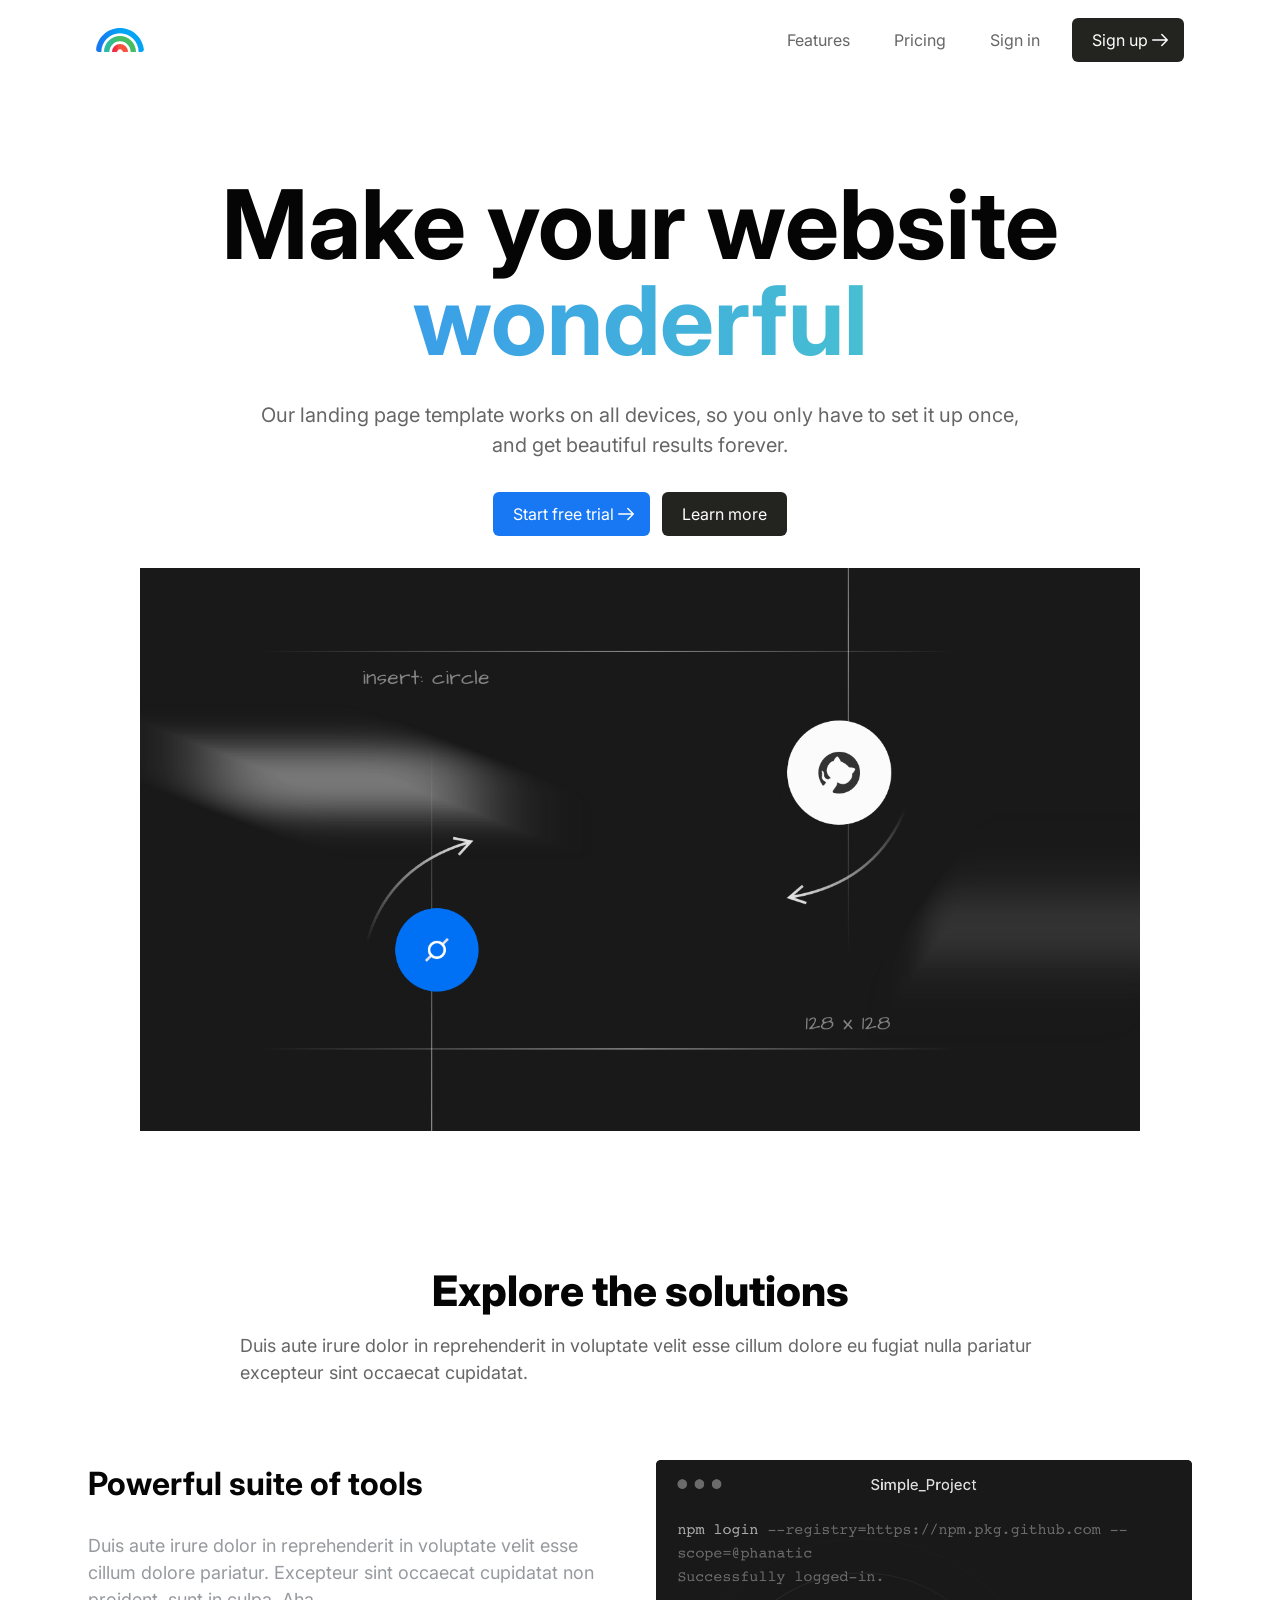
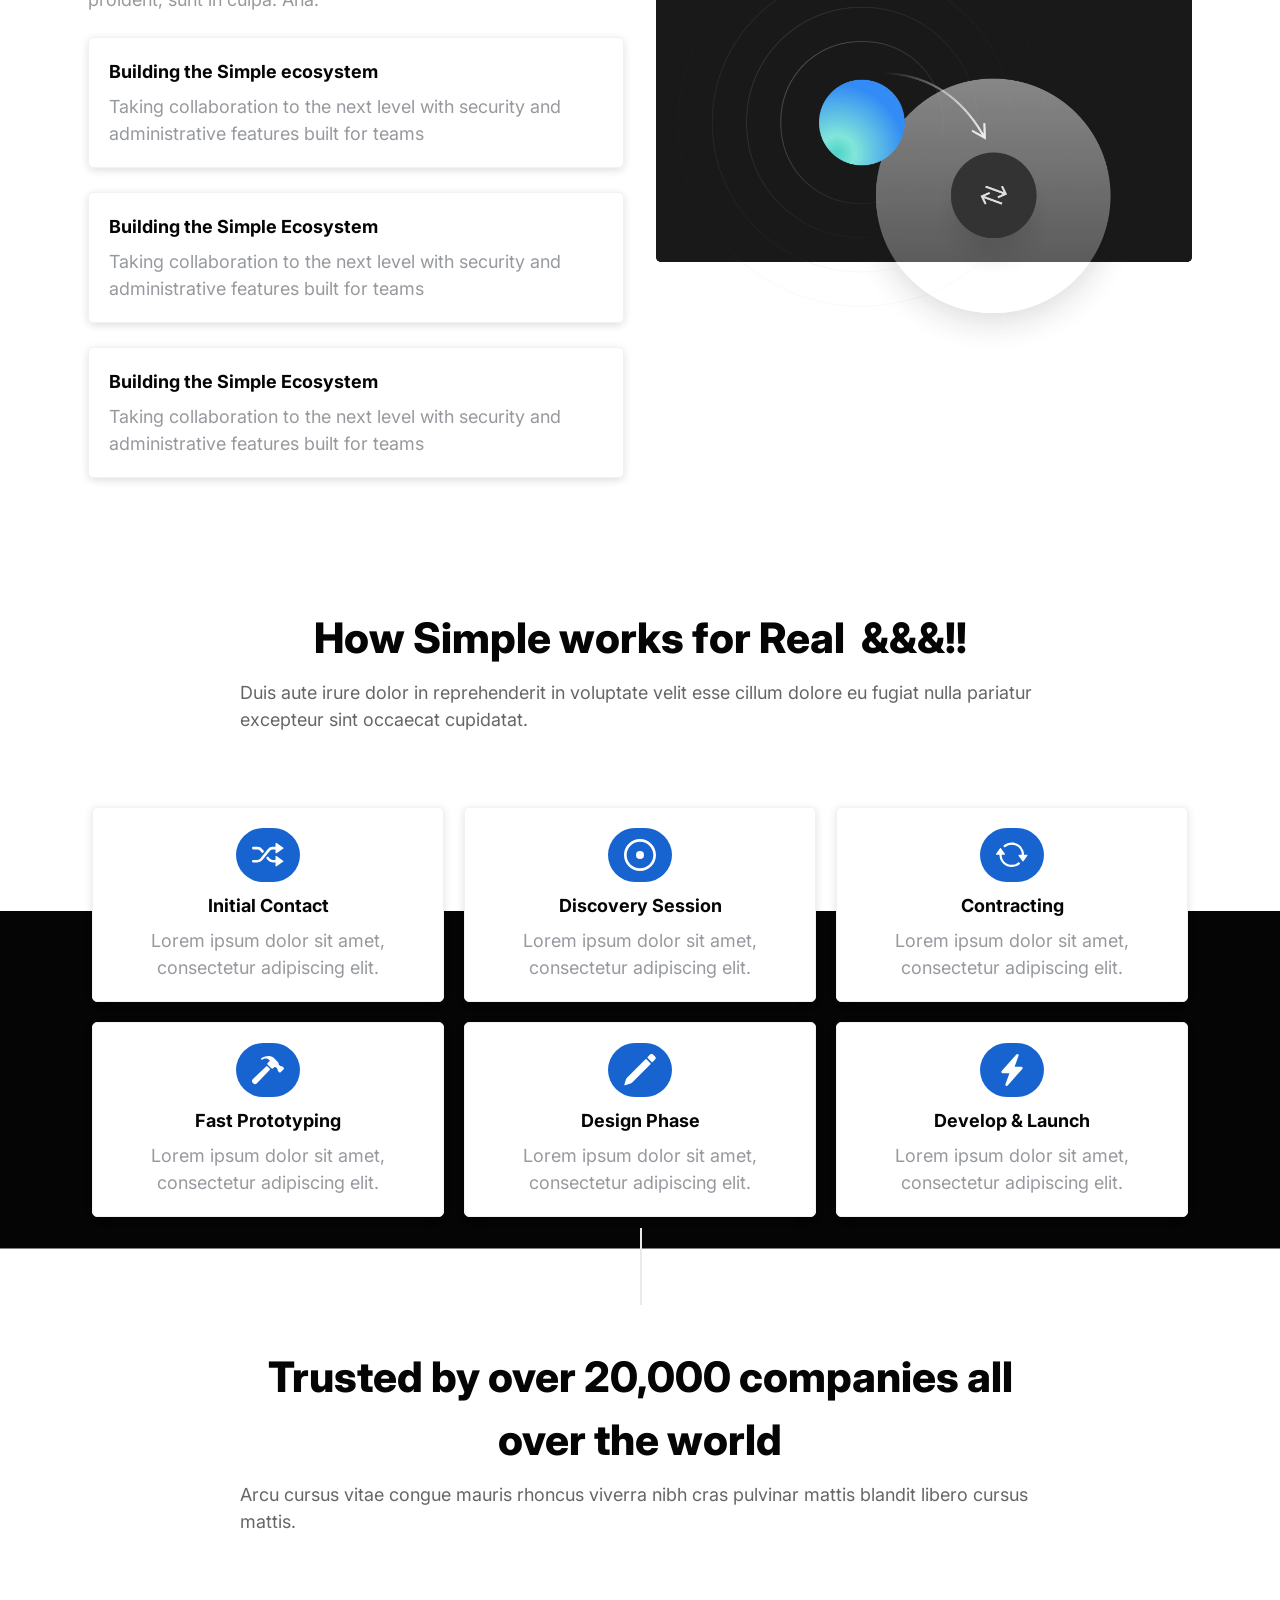
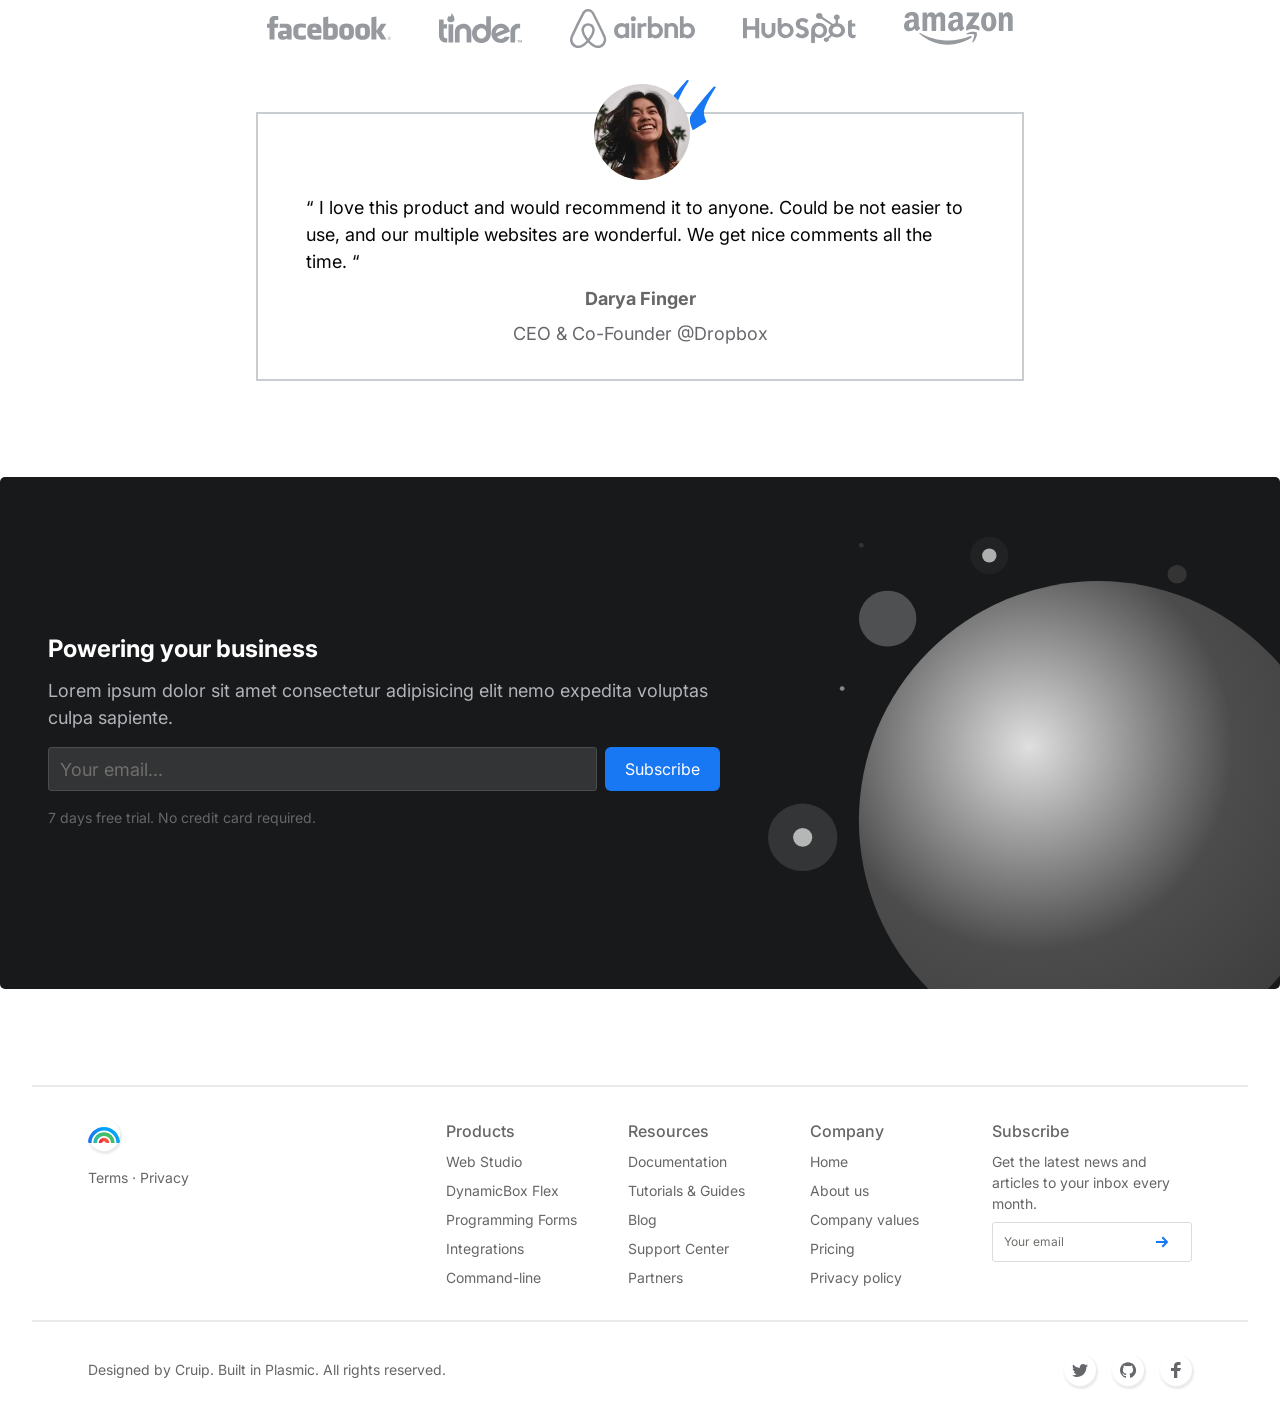
<file: index.html>
<!DOCTYPE html><html><head><meta charSet="utf-8"/><meta http-equiv="x-ua-compatible" content="ie=edge"/><meta name="viewport" content="width=device-width, initial-scale=1, shrink-to-fit=no"/><meta name="generator" content="Gatsby 4.13.1"/><style data-href="/styles.9fc032a0cfc923ff8376.css" data-identity="gatsby-global-css">@import url(https://fonts.googleapis.com/css2?family=Inter%3Aital%2Cwght%400%2C400%3B0%2C700&family=Poppins%3Aital%2Cwght%400%2C400%3B0%2C700&display=swap);@import url(https://fonts.googleapis.com/css2?family=Inter%3Aital%2Cwght%400%2C400%3B0%2C500%3B0%2C600%3B0%2C700%3B0%2C800%3B0%2C900&family=Inconsolata%3Aital%2Cwght%400%2C400%3B0%2C500%3B0%2C600%3B0%2C700%3B0%2C800%3B0%2C900&display=swap);.__wab_flex-container{align-self:stretch;display:flex;flex:1 1;pointer-events:none}.__wab_flex-container>*{pointer-events:auto}.__wab_slot{display:contents}.__wab_slot-string-wrapper{position:relative}.__wab_passthrough{display:contents}.__wab_img-wrapper{display:inherit;flex-direction:column;flex-shrink:0;overflow:hidden;position:relative}.__wab_passthrough>.__wab_img-wrapper,.__wab_slot>.__wab_img-wrapper{display:block}.__wab_img,.__wab_img-spacer-svg{border:none;display:block;margin:0;padding:0}.__wab_img{bottom:0;box-sizing:border-box;left:0;max-height:100%;max-width:100%;min-height:100%;min-width:100%;position:absolute;right:0;top:0;width:100%}.__wab_picture{display:contents}.plasmic_library_plasmic_color_type-module--plasmic_tokens--X2-Hn{--token-NEon4Y--Z:var(--token-bp_CxDNOQi9);--plasmic-token-l-type-text-g-00:var(--token-NEon4Y--Z);--token-6-9k9VEZ-:var(--token-T5L5Js4u0Cm);--plasmic-token-l-pri-text-g-20:var(--token-6-9k9VEZ-);--token-QQdIvJFj1:var(--token-2eUJTxCVL-C);--plasmic-token-l-pri-icon-g-30:var(--token-QQdIvJFj1);--token-yyaHFSf_c:var(--token-vPebB0QZhXB);--plasmic-token-l-sec-text-g-50:var(--token-yyaHFSf_c);--token-S2OvgLalS:var(--token-jBhCqxBbh1U);--plasmic-token-l-sec-icon-g-60:var(--token-S2OvgLalS);--token-eoKrlLGaw:var(--token-jBhCqxBbh1U);--plasmic-token-l-dis-text-g-60:var(--token-eoKrlLGaw);--token-5Zjzi6myY:var(--token-GpcED8_AcIn);--plasmic-token-l-dis-icon-g-80:var(--token-5Zjzi6myY);--token-4QM1pZKqI:var(--token-mfYPuA8TIiO);--plasmic-token-l-border-divider-g-90:var(--token-4QM1pZKqI);--token-3dsm_UqzX:var(--token-mfYPuA8TIiO);--plasmic-token-l-sec-button-active-g-90:var(--token-3dsm_UqzX);--token-ECewHnPLa:var(--token-mfYPuA8TIiO);--plasmic-token-l-sec-button-hover-g-90:var(--token-ECewHnPLa);--token-L89ExH6ks:var(--token-J4mdJYsm3rg);--plasmic-token-l-sec-button-idle-g-95:var(--token-L89ExH6ks);--token-aZB55lECH:var(--token-kfauf58rd4Jw);--plasmic-token-l-ter-flat-button-idle-w-100:var(--token-aZB55lECH);--token-v6LfSbn-y:var(--token-maWCPk1v_oCK);--plasmic-token-l-panel-bg-w-00:var(--token-v6LfSbn-y);--token-UHlbKybOG:var(--token-5ERNDT3JbAJ);--plasmic-token-d-type-text-g-100:var(--token-UHlbKybOG);--token-b6bbqecq5:var(--token-GpcED8_AcIn);--plasmic-token-d-pri-text-g-80:var(--token-b6bbqecq5);--token-WsLN08IMx:var(--token-TRf5pfsHwLE);--plasmic-token-d-pri-icon-g-70:var(--token-WsLN08IMx);--token-atlM-KLfh:var(--token-vPebB0QZhXB);--plasmic-token-d-sec-text-g-50:var(--token-atlM-KLfh);--token-_vo6-mmg5:var(--token-vaTuh5tFL3B);--plasmic-token-d-sec-icon-g-40:var(--token-_vo6-mmg5);--token-wfRuRexli:var(--token-2eUJTxCVL-C);--plasmic-token-d-dis-icon-g-30:var(--token-wfRuRexli);--token-dzXZ6pAO5:var(--token-4wGl4vODcpi);--plasmic-token-d-border-divider-g-15:var(--token-dzXZ6pAO5);--token-IJJ91hnWr:var(--token-4wGl4vODcpi);--plasmic-token-d-sec-button-active-g-15:var(--token-IJJ91hnWr);--token-yCchoBO7S:var(--token-4wGl4vODcpi);--plasmic-token-d-sec-button-hover-g-20:var(--token-yCchoBO7S);--token-0XeUy-lw_:var(--token-dph1wZ7NjV9);--plasmic-token-d-sec-button-idle-g-10:var(--token-0XeUy-lw_);--token-bybe1t4o_:var(--token-Abo-hB2iM8_F);--plasmic-token-d-ter-flat-button-idle-b-100:var(--token-bybe1t4o_);--token-js0Jm3Eqa:var(--token-T755mmytbnp);--plasmic-token-d-panel-bg-g-05:var(--token-js0Jm3Eqa);--token-bp_CxDNOQi9:#050505;--plasmic-token-spectrum-gray-00:var(--token-bp_CxDNOQi9);--token-T755mmytbnp:#0e0f0f;--plasmic-token-spectrum-gray-05:var(--token-T755mmytbnp);--token-dph1wZ7NjV9:#18191a;--plasmic-token-spectrum-gray-10:var(--token-dph1wZ7NjV9);--token-4wGl4vODcpi:#242526;--plasmic-token-spectrum-gray-15:var(--token-4wGl4vODcpi);--token-T5L5Js4u0Cm:#323436;--plasmic-token-spectrum-gray-20:var(--token-T5L5Js4u0Cm);--token-Pjd7dW5DABf:#3e4042;--plasmic-token-spectrum-gray-25:var(--token-Pjd7dW5DABf);--token-2eUJTxCVL-C:#4a4c4f;--plasmic-token-spectrum-gray-30:var(--token-2eUJTxCVL-C);--token-0CZnaBLeXRg:#56585c;--plasmic-token-spectrum-gray-35:var(--token-0CZnaBLeXRg);--token-vaTuh5tFL3B:#65676b;--plasmic-token-spectrum-gray-40:var(--token-vaTuh5tFL3B);--token-eZ1ct1nGV-R:#6e7175;--plasmic-token-spectrum-gray-45:var(--token-eZ1ct1nGV-R);--token-vPebB0QZhXB:#7a7d82;--plasmic-token-spectrum-gray-50:var(--token-vPebB0QZhXB);--token-VwtAjYRRGnQ:#8a8d91;--plasmic-token-spectrum-gray-55:var(--token-VwtAjYRRGnQ);--token-jBhCqxBbh1U:#96999e;--plasmic-token-spectrum-gray-60:var(--token-jBhCqxBbh1U);--token-ZwCmUzRS8Eq:#a4a7ab;--plasmic-token-spectrum-gray-65:var(--token-ZwCmUzRS8Eq);--token-TRf5pfsHwLE:#b0b3b8;--plasmic-token-spectrum-gray-70:var(--token-TRf5pfsHwLE);--token-zPC6v7PV_Ck:#bcc0c4;--plasmic-token-spectrum-gray-75:var(--token-zPC6v7PV_Ck);--token-GpcED8_AcIn:#c9ccd1;--plasmic-token-spectrum-gray-80:var(--token-GpcED8_AcIn);--token-gsiKoYUmNQ1:#d7dade;--plasmic-token-spectrum-gray-85:var(--token-gsiKoYUmNQ1);--token-mfYPuA8TIiO:#e4e6eb;--plasmic-token-spectrum-gray-90:var(--token-mfYPuA8TIiO);--token-J4mdJYsm3rg:#f0f2f5;--plasmic-token-spectrum-gray-95:var(--token-J4mdJYsm3rg);--token-5ERNDT3JbAJ:#f5f7fa;--plasmic-token-spectrum-gray-100:var(--token-5ERNDT3JbAJ);--token-e9-dFTyQwF5:#000b1b;--plasmic-token-spectrum-blue-00:var(--token-e9-dFTyQwF5);--token--Jsr4E42hW_:#011330;--plasmic-token-spectrum-blue-05:var(--token--Jsr4E42hW_);--token-5F-5VQv6KIt:#00193d;--plasmic-token-spectrum-blue-10:var(--token-5F-5VQv6KIt);--token-vrUg5AsbI50:#05214d;--plasmic-token-spectrum-blue-15:var(--token-vrUg5AsbI50);--token-d8dV-mCRCeN:#07316d;--plasmic-token-spectrum-blue-20:var(--token-d8dV-mCRCeN);--token-t_D20t2g59x:#083e89;--plasmic-token-spectrum-blue-25:var(--token-t_D20t2g59x);--token-V_YeIlhlGJB:#0e499c;--plasmic-token-spectrum-blue-30:var(--token-V_YeIlhlGJB);--token-PV1M_BXTQ-O:#1455b0;--plasmic-token-spectrum-blue-35:var(--token-PV1M_BXTQ-O);--token-XwpJY1cPVQ2:#1763cf;--plasmic-token-spectrum-blue-40:var(--token-XwpJY1cPVQ2);--token-TSmp2czi_eC:#216fdb;--plasmic-token-spectrum-blue-45:var(--token-TSmp2czi_eC);--token-p-fCTrfjtL4:#1877f2;--plasmic-token-spectrum-blue-50:var(--token-p-fCTrfjtL4);--token-W_zg1zbEOX5:#2d88ff;--plasmic-token-spectrum-blue-55:var(--token-W_zg1zbEOX5);--token-zvzXM_xtXwX:#4599ff;--plasmic-token-spectrum-blue-60:var(--token-zvzXM_xtXwX);--token-6ngi-EmWW9L:#5faaff;--plasmic-token-spectrum-blue-65:var(--token-6ngi-EmWW9L);--token-mJlYp7A417I:#76b6ff;--plasmic-token-spectrum-blue-70:var(--token-mJlYp7A417I);--token-mSoS3SJzfa8:#91c3ff;--plasmic-token-spectrum-blue-75:var(--token-mSoS3SJzfa8);--token-3LV_DaWk8mI:#a8d1ff;--plasmic-token-spectrum-blue-80:var(--token-3LV_DaWk8mI);--token-mOtfz5FFI41:#badaff;--plasmic-token-spectrum-blue-85:var(--token-mOtfz5FFI41);--token-NCml2bz5oJG:#cde5ff;--plasmic-token-spectrum-blue-90:var(--token-NCml2bz5oJG);--token-GzJX13t1i6P:#e7f3ff;--plasmic-token-spectrum-blue-95:var(--token-GzJX13t1i6P);--token-NI7k37YiuK8:#f4faff;--plasmic-token-spectrum-blue-100:var(--token-NI7k37YiuK8);--token-y9Bh92YbVK5:#001021;--plasmic-token-spectrum-cyan-00:var(--token-y9Bh92YbVK5);--token-DNhSCHY-0ja:#00172e;--plasmic-token-spectrum-cyan-05:var(--token-DNhSCHY-0ja);--token-fmSFCLO0qkK:#002140;--plasmic-token-spectrum-cyan-10:var(--token-fmSFCLO0qkK);--token-iRUvHOggag1:#00294d;--plasmic-token-spectrum-cyan-15:var(--token-iRUvHOggag1);--token-fuOlnHkDJkX:#00355e;--plasmic-token-spectrum-cyan-20:var(--token-fuOlnHkDJkX);--token-sunbrbBa2wC:#00487c;--plasmic-token-spectrum-cyan-25:var(--token-sunbrbBa2wC);--token-htNuilQFhI7:#00548c;--plasmic-token-spectrum-cyan-30:var(--token-htNuilQFhI7);--token-QOLO_j_mp22:#00629e;--plasmic-token-spectrum-cyan-35:var(--token-QOLO_j_mp22);--token-iMI1gRqCCAG:#006ead;--plasmic-token-spectrum-cyan-40:var(--token-iMI1gRqCCAG);--token-2AaxpihagxH:#0081c1;--plasmic-token-spectrum-cyan-45:var(--token-2AaxpihagxH);--token-yKXmGnP3Nte:#008bd0;--plasmic-token-spectrum-cyan-50:var(--token-yKXmGnP3Nte);--token-7t3bUsmR2G1:#0099e6;--plasmic-token-spectrum-cyan-55:var(--token-7t3bUsmR2G1);--token-eI5XVwQOs8t:#04a4f4;--plasmic-token-spectrum-cyan-60:var(--token-eI5XVwQOs8t);--token-8klLkRaFR96:#26b7ff;--plasmic-token-spectrum-cyan-65:var(--token-8klLkRaFR96);--token-P2GhlSti3mm:#4fc4fb;--plasmic-token-spectrum-cyan-70:var(--token-P2GhlSti3mm);--token-JPQzRqZRPI6:#6ed1ff;--plasmic-token-spectrum-cyan-75:var(--token-JPQzRqZRPI6);--token-goIDDUrSACn:#86daff;--plasmic-token-spectrum-cyan-80:var(--token-goIDDUrSACn);--token-yoeM7EjC1fw:#a3e6ff;--plasmic-token-spectrum-cyan-85:var(--token-yoeM7EjC1fw);--token-9hJgiHiPfM_:#c6efff;--plasmic-token-spectrum-cyan-90:var(--token-9hJgiHiPfM_);--token-ro4OjMDnNRi:#e0f7ff;--plasmic-token-spectrum-cyan-95:var(--token-ro4OjMDnNRi);--token-9itojFQKF7n:#f5fdff;--plasmic-token-spectrum-cyan-100:var(--token-9itojFQKF7n);--token-_5cyN1DbqZ0:#001412;--plasmic-token-spectrum-teal-00:var(--token-_5cyN1DbqZ0);--token-22kIxDk0aIa:#001b18;--plasmic-token-spectrum-teal-05:var(--token-22kIxDk0aIa);--token-UhZswNMZ-Jv:#002722;--plasmic-token-spectrum-teal-10:var(--token-UhZswNMZ-Jv);--token-Ma724vkmYNu:#03352e;--plasmic-token-spectrum-teal-15:var(--token-Ma724vkmYNu);--token-GilDpuJe4KJ:#06433a;--plasmic-token-spectrum-teal-20:var(--token-GilDpuJe4KJ);--token-WgoOSKm7hjj:#085147;--plasmic-token-spectrum-teal-25:var(--token-WgoOSKm7hjj);--token-kXyCtlx2_je:#085e52;--plasmic-token-spectrum-teal-30:var(--token-kXyCtlx2_je);--token-BQ8RkOCiVan:#006e5f;--plasmic-token-spectrum-teal-35:var(--token-BQ8RkOCiVan);--token-3qpNm-Exccn:#027f6e;--plasmic-token-spectrum-teal-40:var(--token-3qpNm-Exccn);--token-PWKRehLxC2d:#038e7b;--plasmic-token-spectrum-teal-45:var(--token-PWKRehLxC2d);--token-WArk1F2mzlv:#099e89;--plasmic-token-spectrum-teal-50:var(--token-WArk1F2mzlv);--token-BfHI_MbEDkJ:#0eac96;--plasmic-token-spectrum-teal-55:var(--token-BfHI_MbEDkJ);--token-9cWUWJecWJ5:#2abba7;--plasmic-token-spectrum-teal-60:var(--token-9cWUWJecWJ5);--token-gT8g27-U2FL:#30c8b4;--plasmic-token-spectrum-teal-65:var(--token-gT8g27-U2FL);--token-F3MhjcPmMKu:#43d1be;--plasmic-token-spectrum-teal-70:var(--token-F3MhjcPmMKu);--token-KCUYT689Q5o:#79dacd;--plasmic-token-spectrum-teal-75:var(--token-KCUYT689Q5o);--token-7hFN9j8gzk-:#95e4d9;--plasmic-token-spectrum-teal-80:var(--token-7hFN9j8gzk-);--token-Jlp18DIKL87:#b5f1e9;--plasmic-token-spectrum-teal-85:var(--token-Jlp18DIKL87);--token-m6gRzgjRheQ:#d0f7f2;--plasmic-token-spectrum-teal-90:var(--token-m6gRzgjRheQ);--token-wUUFmxQnNSa:#e3f9f6;--plasmic-token-spectrum-teal-95:var(--token-wUUFmxQnNSa);--token-nmKvx8-EPRf:#f0fcfb;--plasmic-token-spectrum-teal-100:var(--token-nmKvx8-EPRf);--token--mScoqg4oX4:#041708;--plasmic-token-spectrum-green-00:var(--token--mScoqg4oX4);--token-8R0QVMrjdJ2:#08200d;--plasmic-token-spectrum-green-05:var(--token-8R0QVMrjdJ2);--token-ah8KS31e7NV:#0c2812;--plasmic-token-spectrum-green-10:var(--token-ah8KS31e7NV);--token-c3WSMhPICgq:#103719;--plasmic-token-spectrum-green-15:var(--token-c3WSMhPICgq);--token-6nuMN7bCKet:#184723;--plasmic-token-spectrum-green-20:var(--token-6nuMN7bCKet);--token-jg-C8t046F0:#195527;--plasmic-token-spectrum-green-25:var(--token-jg-C8t046F0);--token-VDlEEijoqXR:#1d632e;--plasmic-token-spectrum-green-30:var(--token-VDlEEijoqXR);--token-Qj37rl18KWM:#257539;--plasmic-token-spectrum-green-35:var(--token-Qj37rl18KWM);--token-QYnuiG8aPE3:#24853c;--plasmic-token-spectrum-green-40:var(--token-QYnuiG8aPE3);--token-yErWpZvXqXt:#2a9142;--plasmic-token-spectrum-green-45:var(--token-yErWpZvXqXt);--token-h7X-5Dh5s6d:#31a24c;--plasmic-token-spectrum-green-50:var(--token-h7X-5Dh5s6d);--token-PUfHqE8XdOd:#32ab4f;--plasmic-token-spectrum-green-55:var(--token-PUfHqE8XdOd);--token-NEdiZacoLfV:#45bd62;--plasmic-token-spectrum-green-60:var(--token-NEdiZacoLfV);--token-yj-VHfapQL1:#51ce70;--plasmic-token-spectrum-green-65:var(--token-yj-VHfapQL1);--token-vaiH0GEC8Ah:#68da84;--plasmic-token-spectrum-green-70:var(--token-vaiH0GEC8Ah);--token-yPprYoaZEvI:#88e39f;--plasmic-token-spectrum-green-75:var(--token-yPprYoaZEvI);--token-DMhxhco7ehd:#a3e6b5;--plasmic-token-spectrum-green-80:var(--token-DMhxhco7ehd);--token-3K75WzHjhWk:#bcf3cb;--plasmic-token-spectrum-green-85:var(--token-3K75WzHjhWk);--token-FTw-ehjo-QU:#cbf9d7;--plasmic-token-spectrum-green-90:var(--token-FTw-ehjo-QU);--token-9bovyZikTcr:#ddfbe5;--plasmic-token-spectrum-green-95:var(--token-9bovyZikTcr);--token-7Yxw1_ohuxh:#effff3;--plasmic-token-spectrum-green-100:var(--token-7Yxw1_ohuxh);--token-BwRB5smSSms:#2a1000;--plasmic-token-spectrum-yellow-00:var(--token-BwRB5smSSms);--token-JDaRvhlCsXx:#381601;--plasmic-token-spectrum-yellow-05:var(--token-JDaRvhlCsXx);--token-WhbkJg3D4Qd:#4a1f00;--plasmic-token-spectrum-yellow-10:var(--token-WhbkJg3D4Qd);--token-3C2rLwsRbdp:#5f2800;--plasmic-token-spectrum-yellow-15:var(--token-3C2rLwsRbdp);--token-xtXdFFmuhp1F:#783301;--plasmic-token-spectrum-yellow-20:var(--token-xtXdFFmuhp1F);--token-u2kedaudR8bP:#9c4300;--plasmic-token-spectrum-yellow-25:var(--token-u2kedaudR8bP);--token-s-R9IRq5T4nK:#b55400;--plasmic-token-spectrum-yellow-30:var(--token-s-R9IRq5T4nK);--token-lWt9IGYih6QF:#c56109;--plasmic-token-spectrum-yellow-35:var(--token-lWt9IGYih6QF);--token-30EvLWB_wwaf:#d16f14;--plasmic-token-spectrum-yellow-40:var(--token-30EvLWB_wwaf);--token-GcwBAJtdG3Xn:#da8600;--plasmic-token-spectrum-yellow-45:var(--token-GcwBAJtdG3Xn);--token-R8KoXnAKuOzE:#e69710;--plasmic-token-spectrum-yellow-50:var(--token-R8KoXnAKuOzE);--token-7mnmJczFvgQl:#f1a817;--plasmic-token-spectrum-yellow-55:var(--token-7mnmJczFvgQl);--token-Wcxphanqg_td:#f7b928;--plasmic-token-spectrum-yellow-60:var(--token-Wcxphanqg_td);--token-dDlXGr70ZWMM:#fcc12b;--plasmic-token-spectrum-yellow-65:var(--token-dDlXGr70ZWMM);--token-Y4S3kOT-8OhA:#ffce2e;--plasmic-token-spectrum-yellow-70:var(--token-Y4S3kOT-8OhA);--token-StPzu-zvNckv:#ffd745;--plasmic-token-spectrum-yellow-75:var(--token-StPzu-zvNckv);--token-bEsNbrm_BiTk:#ffdf61;--plasmic-token-spectrum-yellow-80:var(--token-bEsNbrm_BiTk);--token-9n9SgRMXP338:#ffec81;--plasmic-token-spectrum-yellow-85:var(--token-9n9SgRMXP338);--token-lanLFf_SczBI:#fff2a6;--plasmic-token-spectrum-yellow-90:var(--token-lanLFf_SczBI);--token-omXnNA4qxtAT:#fff9d1;--plasmic-token-spectrum-yellow-95:var(--token-omXnNA4qxtAT);--token-GQwoduWrvOJY:#fffdf2;--plasmic-token-spectrum-yellow-100:var(--token-GQwoduWrvOJY);--token-jUUszkQqhF05:#291100;--plasmic-token-spectrum-orange-00:var(--token-jUUszkQqhF05);--token-K9MoKRQxn5q3:#381501;--plasmic-token-spectrum-orange-05:var(--token-K9MoKRQxn5q3);--token-FcPp052ELCXS:#4a1b00;--plasmic-token-spectrum-orange-10:var(--token-FcPp052ELCXS);--token-cwzRZhlU7HQz:#7a2103;--plasmic-token-spectrum-orange-15:var(--token-cwzRZhlU7HQz);--token-4i48xdmz3-Hu:#982d00;--plasmic-token-spectrum-orange-20:var(--token-4i48xdmz3-Hu);--token-6G14aJS7Wpi8:#ab3a02;--plasmic-token-spectrum-orange-25:var(--token-6G14aJS7Wpi8);--token-2jyeDxSNo1FQ:#c24400;--plasmic-token-spectrum-orange-30:var(--token-2jyeDxSNo1FQ);--token-ivwHhC8R8DVT:#d44e06;--plasmic-token-spectrum-orange-35:var(--token-ivwHhC8R8DVT);--token-uoVRyvJZCiCV:#eb630e;--plasmic-token-spectrum-orange-40:var(--token-uoVRyvJZCiCV);--token--MnlIGTySoD4:#f0701a;--plasmic-token-spectrum-orange-45:var(--token--MnlIGTySoD4);--token-FPKbzT8uY-pb:#fb7c22;--plasmic-token-spectrum-orange-50:var(--token-FPKbzT8uY-pb);--token-_tD3YlpmSRSw:#ff892f;--plasmic-token-spectrum-orange-55:var(--token-_tD3YlpmSRSw);--token-oy-e2YroYVbl:#ff9831;--plasmic-token-spectrum-orange-60:var(--token-oy-e2YroYVbl);--token-it-aGjEUQ3Zj:#ffa545;--plasmic-token-spectrum-orange-65:var(--token-it-aGjEUQ3Zj);--token--NdqT2OstqhO:#ffac59;--plasmic-token-spectrum-orange-70:var(--token--NdqT2OstqhO);--token-TVaxsGEPLD5y:#ffb973;--plasmic-token-spectrum-orange-75:var(--token-TVaxsGEPLD5y);--token-EQV-vZlLXXKG:#ffc285;--plasmic-token-spectrum-orange-80:var(--token-EQV-vZlLXXKG);--token-YIpWG3CY3qX0:#fc9;--plasmic-token-spectrum-orange-85:var(--token-YIpWG3CY3qX0);--token-hqwXvSbQU7tA:#ffdbb7;--plasmic-token-spectrum-orange-90:var(--token-hqwXvSbQU7tA);--token-3YKfcu7eywe6:#ffe9d4;--plasmic-token-spectrum-orange-95:var(--token-3YKfcu7eywe6);--token-8sS9cMRZcuTo:#fff6ed;--plasmic-token-spectrum-orange-100:var(--token-8sS9cMRZcuTo);--token-L-VuRjpNvvIU:#320701;--plasmic-token-spectrum-coral-00:var(--token-L-VuRjpNvvIU);--token-2pr06AkQWJ9S:#4a0900;--plasmic-token-spectrum-coral-05:var(--token-2pr06AkQWJ9S);--token-oWct2cJ9s6Jy:#590b01;--plasmic-token-spectrum-coral-10:var(--token-oWct2cJ9s6Jy);--token-0wNzpOkfaeR3:#7a1609;--plasmic-token-spectrum-coral-15:var(--token-0wNzpOkfaeR3);--token-hAbPtm07Y4Nj:#981f0f;--plasmic-token-spectrum-coral-20:var(--token-hAbPtm07Y4Nj);--token-OnPZRslUy0Tw:#aa2312;--plasmic-token-spectrum-coral-25:var(--token-OnPZRslUy0Tw);--token-ULesvY2thYQS:#bf2a18;--plasmic-token-spectrum-coral-30:var(--token-ULesvY2thYQS);--token-jz90KSwvql8Y:#d4311c;--plasmic-token-spectrum-coral-35:var(--token-jz90KSwvql8Y);--token-WTGg9WgD8OW_:#e03e28;--plasmic-token-spectrum-coral-40:var(--token-WTGg9WgD8OW_);--token-xy6bgT6shZpj:#ed4a34;--plasmic-token-spectrum-coral-45:var(--token-xy6bgT6shZpj);--token-pVFLnMThXoWY:#f5533d;--plasmic-token-spectrum-coral-50:var(--token-pVFLnMThXoWY);--token-72YZYi8iC-aQ:#ff6854;--plasmic-token-spectrum-coral-55:var(--token-72YZYi8iC-aQ);--token-a_yO91dRqLjy:#ff7a69;--plasmic-token-spectrum-coral-60:var(--token-a_yO91dRqLjy);--token-isWvn3V3B47F:#ff9082;--plasmic-token-spectrum-coral-65:var(--token-isWvn3V3B47F);--token-5Ni--L6qzPZH:#ff9e91;--plasmic-token-spectrum-coral-70:var(--token-5Ni--L6qzPZH);--token-Sv6gKBU6YRf1:#ffaca1;--plasmic-token-spectrum-coral-75:var(--token-Sv6gKBU6YRf1);--token-kRpu_Gmxxq5A:#ffbab0;--plasmic-token-spectrum-coral-80:var(--token-kRpu_Gmxxq5A);--token-O-_kuWXKoTZI:#ffcac2;--plasmic-token-spectrum-coral-85:var(--token-O-_kuWXKoTZI);--token-Dv1Ei_CRKdk5:#ffd6d1;--plasmic-token-spectrum-coral-90:var(--token-Dv1Ei_CRKdk5);--token-Fjq_7SBXWb--:#ffe6e3;--plasmic-token-spectrum-coral-95:var(--token-Fjq_7SBXWb--);--token-1SW1z3KgQNqu:#fff4f2;--plasmic-token-spectrum-coral-100:var(--token-1SW1z3KgQNqu);--token-nsZPQWiSh3qB:#3d000a;--plasmic-token-spectrum-red-00:var(--token-nsZPQWiSh3qB);--token-aYWjCONS5p8z:#50010e;--plasmic-token-spectrum-red-05:var(--token-aYWjCONS5p8z);--token-cqLopCkFNMvz:#630111;--plasmic-token-spectrum-red-10:var(--token-cqLopCkFNMvz);--token-O9wbgnulNstm:#820318;--plasmic-token-spectrum-red-15:var(--token-O9wbgnulNstm);--token-RJCO_mNprqXJ:#a50326;--plasmic-token-spectrum-red-20:var(--token-RJCO_mNprqXJ);--token-_VI3go6JORoJ:#bd0d2a;--plasmic-token-spectrum-red-25:var(--token-_VI3go6JORoJ);--token-V-9pSVr73ZLs:#d31e3c;--plasmic-token-spectrum-red-30:var(--token-V-9pSVr73ZLs);--token-5WYCQ42X6zbk:#e41e3f;--plasmic-token-spectrum-red-35:var(--token-5WYCQ42X6zbk);--token-VceSq-t-hA6m:#f02849;--plasmic-token-spectrum-red-40:var(--token-VceSq-t-hA6m);--token-PB6RFS1UZi5y:#f3425f;--plasmic-token-spectrum-red-45:var(--token-PB6RFS1UZi5y);--token-NdhJ0-Yhk2xd:#fc5776;--plasmic-token-spectrum-red-50:var(--token-NdhJ0-Yhk2xd);--token-L6bB4uyVQ9Dz:#fc6d87;--plasmic-token-spectrum-red-55:var(--token-L6bB4uyVQ9Dz);--token-JHS7XJmZLJ20:#ff859f;--plasmic-token-spectrum-red-60:var(--token-JHS7XJmZLJ20);--token-N_tuyV5y2J1b:#fe93ab;--plasmic-token-spectrum-red-65:var(--token-N_tuyV5y2J1b);--token-ua_3NFCbOgIq:#ff9eb3;--plasmic-token-spectrum-red-70:var(--token-ua_3NFCbOgIq);--token-jfKUenkvbEm6:#ffadc6;--plasmic-token-spectrum-red-75:var(--token-jfKUenkvbEm6);--token-za12eq5c0P_6:#ffbdd3;--plasmic-token-spectrum-red-80:var(--token-za12eq5c0P_6);--token-WAD60TteQSoY:#ffc7db;--plasmic-token-spectrum-red-85:var(--token-WAD60TteQSoY);--token-JOGM3OXwEPBG:#ffd9e7;--plasmic-token-spectrum-red-90:var(--token-JOGM3OXwEPBG);--token-PUZuTwdwl0b-:#ffe6ef;--plasmic-token-spectrum-red-95:var(--token-PUZuTwdwl0b-);--token-frV4y1YFeOzn:#fff2f7;--plasmic-token-spectrum-red-100:var(--token-frV4y1YFeOzn);--token-FJZOBD9bZVs3:#400129;--plasmic-token-spectrum-pink-00:var(--token-FJZOBD9bZVs3);--token-ES0LDgQozg_D:#540031;--plasmic-token-spectrum-pink-05:var(--token-ES0LDgQozg_D);--token-uJeO4pOKUCec:#68013d;--plasmic-token-spectrum-pink-10:var(--token-uJeO4pOKUCec);--token-JXK77FpHbDR-:#850550;--plasmic-token-spectrum-pink-15:var(--token-JXK77FpHbDR-);--token-oO-B26XCKyEw:#a30a63;--plasmic-token-spectrum-pink-20:var(--token-oO-B26XCKyEw);--token-MPmBeHb0kFK4:#bf0f76;--plasmic-token-spectrum-pink-25:var(--token-MPmBeHb0kFK4);--token-xpqb2gIetIwX:#db1a8b;--plasmic-token-spectrum-pink-30:var(--token-xpqb2gIetIwX);--token-yzvkTl4QFt3h:#e42c97;--plasmic-token-spectrum-pink-35:var(--token-yzvkTl4QFt3h);--token-HLDvDcrQsnJB:#ed41a5;--plasmic-token-spectrum-pink-40:var(--token-HLDvDcrQsnJB);--token-TWY2CtCUhDWt:#f857b4;--plasmic-token-spectrum-pink-45:var(--token-TWY2CtCUhDWt);--token-JwjM4lx8p2A8:#ff66bf;--plasmic-token-spectrum-pink-50:var(--token-JwjM4lx8p2A8);--token-FaES7QPeehXH:#fc7bc6;--plasmic-token-spectrum-pink-55:var(--token-FaES7QPeehXH);--token-x_gXbfeuHvQs:#f889d3;--plasmic-token-spectrum-pink-60:var(--token-x_gXbfeuHvQs);--token-MToatPLpyKS9:#ff94d8;--plasmic-token-spectrum-pink-65:var(--token-MToatPLpyKS9);--token-UgvHX1ZCOGYw:#ff9edf;--plasmic-token-spectrum-pink-70:var(--token-UgvHX1ZCOGYw);--token-rDwY_aRrN_aU:#ffade4;--plasmic-token-spectrum-pink-75:var(--token-rDwY_aRrN_aU);--token-9nJ-Cq0Rz3Sd:#ffbde9;--plasmic-token-spectrum-pink-80:var(--token-9nJ-Cq0Rz3Sd);--token-77-YBPYPRBHe:#ffc7ec;--plasmic-token-spectrum-pink-85:var(--token-77-YBPYPRBHe);--token-cLXX7vJtl2nB:#ffd9f2;--plasmic-token-spectrum-pink-90:var(--token-cLXX7vJtl2nB);--token-61ppnxUeEN7r:#ffe6f7;--plasmic-token-spectrum-pink-95:var(--token-61ppnxUeEN7r);--token-82Gq7BKcFt6f:#fff2fb;--plasmic-token-spectrum-pink-100:var(--token-82Gq7BKcFt6f);--token-mgbhBhpJSBtR:#180341;--plasmic-token-spectrum-purple-00:var(--token-mgbhBhpJSBtR);--token-dpxDUAYFnNEO:#220855;--plasmic-token-spectrum-purple-05:var(--token-dpxDUAYFnNEO);--token-oilRLrio2JQj:#310f75;--plasmic-token-spectrum-purple-10:var(--token-oilRLrio2JQj);--token-UzFClOJdB0Ak:#3f1691;--plasmic-token-spectrum-purple-15:var(--token-UzFClOJdB0Ak);--token-bpOmjvFsd4w7:#4b1aad;--plasmic-token-spectrum-purple-20:var(--token-bpOmjvFsd4w7);--token-rIih8wZ2nsYL:#5a24c7;--plasmic-token-spectrum-purple-25:var(--token-rIih8wZ2nsYL);--token-o8E74APkKCqn:#622ad2;--plasmic-token-spectrum-purple-30:var(--token-o8E74APkKCqn);--token-eGNikobF_fZh:#6a30dd;--plasmic-token-spectrum-purple-35:var(--token-eGNikobF_fZh);--token-j66tZMkmScX9:#763ee6;--plasmic-token-spectrum-purple-40:var(--token-j66tZMkmScX9);--token-TofnYUvxKNBJ:#814de7;--plasmic-token-spectrum-purple-45:var(--token-TofnYUvxKNBJ);--token-oFzCaguTc-Gg:#9360f7;--plasmic-token-spectrum-purple-50:var(--token-oFzCaguTc-Gg);--token-LE-Jk52ee3E4:#9d6dfc;--plasmic-token-spectrum-purple-55:var(--token-LE-Jk52ee3E4);--token-lH2nrqv_zgU3:#a87cff;--plasmic-token-spectrum-purple-60:var(--token-lH2nrqv_zgU3);--token-VraALBsOx5Zj:#b290f5;--plasmic-token-spectrum-purple-65:var(--token-VraALBsOx5Zj);--token-W6uwm_0vjacp:#bea0fa;--plasmic-token-spectrum-purple-70:var(--token-W6uwm_0vjacp);--token-4psULaf-9HSo:#c8b2f7;--plasmic-token-spectrum-purple-75:var(--token-4psULaf-9HSo);--token-N4TnpPSWsLL_:#d5c2ff;--plasmic-token-spectrum-purple-80:var(--token-N4TnpPSWsLL_);--token-rqOpOzbFMxRT:#dcf;--plasmic-token-spectrum-purple-85:var(--token-rqOpOzbFMxRT);--token-nBDS_ep4caTe:#e5d9ff;--plasmic-token-spectrum-purple-90:var(--token-nBDS_ep4caTe);--token-BubW0ZvMaYye:#efe8ff;--plasmic-token-spectrum-purple-95:var(--token-BubW0ZvMaYye);--token-zDoVXTx27udG:#f8f5ff;--plasmic-token-spectrum-purple-100:var(--token-zDoVXTx27udG);--token-Hr1egt3PkNIr:#000;--plasmic-token-alpha-black-00:var(--token-Hr1egt3PkNIr);--token-IMyM_1NPNPjH:rgba(0,0,0,.95);--plasmic-token-alpha-black-05:var(--token-IMyM_1NPNPjH);--token-ChmjNJ38FAuV:rgba(0,0,0,.9);--plasmic-token-alpha-black-10:var(--token-ChmjNJ38FAuV);--token-FljSoDZPCz_O:rgba(0,0,0,.85);--plasmic-token-alpha-black-15:var(--token-FljSoDZPCz_O);--token-7SxYpZBVArlL:rgba(0,0,0,.8);--plasmic-token-alpha-black-20:var(--token-7SxYpZBVArlL);--token-HltjYGlOtO2O:rgba(0,0,0,.75);--plasmic-token-alpha-black-25:var(--token-HltjYGlOtO2O);--token-Xb8TvaImqxGW:rgba(0,0,0,.7);--plasmic-token-alpha-black-30:var(--token-Xb8TvaImqxGW);--token-eJcIAtpRoR9D:rgba(0,0,0,.65);--plasmic-token-alpha-black-35:var(--token-eJcIAtpRoR9D);--token-rovgTji9SIx8:rgba(0,0,0,.6);--plasmic-token-alpha-black-40:var(--token-rovgTji9SIx8);--token-vaQGjo_c8nrH:rgba(0,0,0,.55);--plasmic-token-alpha-black-45:var(--token-vaQGjo_c8nrH);--token-nIMUVZsFLWJm:rgba(0,0,0,.5);--plasmic-token-alpha-black-50:var(--token-nIMUVZsFLWJm);--token-E1V3Dd7vKSZg:rgba(0,0,0,.45);--plasmic-token-alpha-black-55:var(--token-E1V3Dd7vKSZg);--token-Lppy2DB30yK3:rgba(0,0,0,.4);--plasmic-token-alpha-black-60:var(--token-Lppy2DB30yK3);--token-hy2i1C6RZlH4:rgba(0,0,0,.35);--plasmic-token-alpha-black-65:var(--token-hy2i1C6RZlH4);--token-5zxreUaEBWxr:rgba(0,0,0,.3);--plasmic-token-alpha-black-70:var(--token-5zxreUaEBWxr);--token-6tLQ6ukh8kJw:rgba(0,0,0,.25);--plasmic-token-alpha-black-75:var(--token-6tLQ6ukh8kJw);--token-hgub0LriYmoI:rgba(0,0,0,.2);--plasmic-token-alpha-black-80:var(--token-hgub0LriYmoI);--token-OOswLOta7uV3:rgba(0,0,0,.15);--plasmic-token-alpha-black-85:var(--token-OOswLOta7uV3);--token-9AWN-rYzsFoW:rgba(0,0,0,.1);--plasmic-token-alpha-black-90:var(--token-9AWN-rYzsFoW);--token-bwNWpmaBjHw_:rgba(0,0,0,.05);--plasmic-token-alpha-black-95:var(--token-bwNWpmaBjHw_);--token-Abo-hB2iM8_F:transparent;--plasmic-token-alpha-black-100:var(--token-Abo-hB2iM8_F);--token-maWCPk1v_oCK:#fff;--plasmic-token-alpha-white-00:var(--token-maWCPk1v_oCK);--token-wIwgUk-cAJyL:hsla(0,0%,100%,.95);--plasmic-token-alpha-white-05:var(--token-wIwgUk-cAJyL);--token-LJZC6mTRXO7-:hsla(0,0%,100%,.9);--plasmic-token-alpha-white-10:var(--token-LJZC6mTRXO7-);--token-hv4MJvrl7n9u:hsla(0,0%,100%,.85);--plasmic-token-alpha-white-15:var(--token-hv4MJvrl7n9u);--token-YZRlyvrgcoVq:hsla(0,0%,100%,.8);--plasmic-token-alpha-white-20:var(--token-YZRlyvrgcoVq);--token-DTXp8dXhEezW:hsla(0,0%,100%,.75);--plasmic-token-alpha-white-25:var(--token-DTXp8dXhEezW);--token-kstqMq6waVmu:hsla(0,0%,100%,.7);--plasmic-token-alpha-white-30:var(--token-kstqMq6waVmu);--token-tZ7Lot32IHBH:hsla(0,0%,100%,.65);--plasmic-token-alpha-white-35:var(--token-tZ7Lot32IHBH);--token-Sf4IDXdWh0fQ:hsla(0,0%,100%,.6);--plasmic-token-alpha-white-40:var(--token-Sf4IDXdWh0fQ);--token-vv9sjWHNyK3U:hsla(0,0%,100%,.55);--plasmic-token-alpha-white-45:var(--token-vv9sjWHNyK3U);--token-dPp0q968UKXc:hsla(0,0%,100%,.5);--plasmic-token-alpha-white-50:var(--token-dPp0q968UKXc);--token-UTJZ8fnU3F3W:hsla(0,0%,100%,.45);--plasmic-token-alpha-white-55:var(--token-UTJZ8fnU3F3W);--token-1pyew84W1_tG:hsla(0,0%,100%,.4);--plasmic-token-alpha-white-60:var(--token-1pyew84W1_tG);--token-Y8ENqyF2vsIq:hsla(0,0%,100%,.35);--plasmic-token-alpha-white-65:var(--token-Y8ENqyF2vsIq);--token-kmvCo0Xo0JsF:hsla(0,0%,100%,.3);--plasmic-token-alpha-white-70:var(--token-kmvCo0Xo0JsF);--token-tYLoqIwS21vN:hsla(0,0%,100%,.25);--plasmic-token-alpha-white-75:var(--token-tYLoqIwS21vN);--token-t5csGDeNIr0e:hsla(0,0%,100%,.2);--plasmic-token-alpha-white-80:var(--token-t5csGDeNIr0e);--token-lW7TQoj6E9eA:hsla(0,0%,100%,.15);--plasmic-token-alpha-white-85:var(--token-lW7TQoj6E9eA);--token-3q99LuahuYzs:hsla(0,0%,100%,.1);--plasmic-token-alpha-white-90:var(--token-3q99LuahuYzs);--token-biRhQfkdlvly:hsla(0,0%,100%,.05);--plasmic-token-alpha-white-95:var(--token-biRhQfkdlvly);--token-kfauf58rd4Jw:hsla(0,0%,100%,0);--plasmic-token-alpha-white-100:var(--token-kfauf58rd4Jw)}.plasmic_library_plasmic_color_type-module--plasmic_default_styles--BOilC{--mixin-iE6NFqc7Cpb_font-family:"Inter";--mixin-iE6NFqc7Cpb_color:var(--token-6-9k9VEZ-)}:where(.plasmic_library_plasmic_color_type-module--all--cXsLC){background:none;background-repeat:no-repeat;background-size:100% 100%;border-width:0;box-shadow:none;box-sizing:border-box;display:block;grid-column:auto;grid-row:auto;margin:0;position:relative;-webkit-text-decoration-line:none;text-decoration-line:none;white-space:inherit}:where(.plasmic_library_plasmic_color_type-module--img--MZ4r1){display:inline-block}:where(.plasmic_library_plasmic_color_type-module--li--VZzZf){display:list-item}:where(.plasmic_library_plasmic_color_type-module--span--oTQI5){color:inherit;display:inline;font-family:inherit;font-size:inherit;font-style:inherit;font-weight:inherit;line-height:inherit;position:static;text-transform:inherit}:where(.plasmic_library_plasmic_color_type-module--input--KnKCe){background-image:linear-gradient(#fff,#fff);border:1px solid #d3d3d3;color:inherit;font-family:inherit;font-size:inherit;font-style:inherit;font-weight:inherit;line-height:inherit;padding:2px;text-transform:inherit}:where(.plasmic_library_plasmic_color_type-module--textarea--CXp7N){border:1px solid #d3d3d3;color:inherit;font-family:inherit;font-size:inherit;font-style:inherit;font-weight:inherit;line-height:inherit;padding:2px;text-transform:inherit}:where(.plasmic_library_plasmic_color_type-module--button--VMboR){align-items:flex-start;background-image:none;border:1px solid #d3d3d3;color:inherit;font-family:inherit;font-size:inherit;font-style:inherit;font-weight:inherit;line-height:inherit;padding:2px 6px;text-align:center;text-transform:inherit}:where(.plasmic_library_plasmic_color_type-module--code--U-y7w){font-family:inherit;line-height:inherit}:where(.plasmic_library_plasmic_color_type-module--pre--3lfoH){font-family:inherit;line-height:inherit}:where(.plasmic_library_plasmic_color_type-module--p--\+ul-w){color:inherit;font-family:inherit;font-size:inherit;font-style:inherit;font-weight:inherit;line-height:inherit;text-transform:inherit}:where(.plasmic_library_plasmic_color_type-module--h1--OgUTn){font-size:inherit;font-weight:inherit}:where(.plasmic_library_plasmic_color_type-module--h2--LM84L){font-size:inherit;font-weight:inherit}:where(.plasmic_library_plasmic_color_type-module--h3--BwHmL){font-size:inherit;font-weight:inherit}:where(.plasmic_library_plasmic_color_type-module--h4--Z8aEZ){font-size:inherit;font-weight:inherit}:where(.plasmic_library_plasmic_color_type-module--h5--qkras){font-size:inherit;font-weight:inherit}:where(.plasmic_library_plasmic_color_type-module--h6--qeHNX){font-size:inherit;font-weight:inherit}:where(.plasmic_library_plasmic_color_type-module--address--R1XFi){font-style:inherit}:where(.plasmic_library_plasmic_color_type-module--a--rvHBl){color:inherit}:where(.plasmic_library_plasmic_color_type-module--ol--yJeWE){list-style-type:none;padding:0}:where(.plasmic_library_plasmic_color_type-module--ul--Bdvon){list-style-type:none;padding:0}:where(.plasmic_library_plasmic_color_type-module--select--xjsIN){padding:2px 6px}.plasmic_library_plasmic_color_type-module--plasmic_default__component_wrapper--dmdRV{display:grid}.plasmic_library_plasmic_color_type-module--plasmic_default__inline--BzGQ6{display:inline}.plasmic_library_plasmic_color_type-module--plasmic_page_wrapper--hUOUO{align-items:stretch;align-self:start;display:flex;min-height:100vh;width:100%}.plasmic_library_plasmic_color_type-module--plasmic_page_wrapper--hUOUO>*{height:auto!important}.plasmic_library_plasmic_color_type-module--root_reset--VcNgB{color:var(--mixin-iE6NFqc7Cpb_color);font-family:var(--mixin-iE6NFqc7Cpb_font-family);white-space:var(--mixin-iE6NFqc7Cpb_white-space)}.plasmic_simple_light_landing_page-module--plasmic_tokens--kVMnN{--token-L-0sJaEM8dGcAL:#eaeaea;--plasmic-token-divider:var(--token-L-0sJaEM8dGcAL);--token-GLyenMhzlxBctF:#fff;--plasmic-token-white:var(--token-GLyenMhzlxBctF);--token-QrJzmkOkcxI9t4:#666;--plasmic-token-text:var(--token-QrJzmkOkcxI9t4);--token-1lqr2MAvupURf5:1104px;--plasmic-token-max-content-width:var(--token-1lqr2MAvupURf5)}.plasmic_simple_light_landing_page-module--plasmic_default_styles--GuwdP{--mixin-ZkhDGAxDow8RyL_font-family:"Inter";--mixin-ZkhDGAxDow8RyL_font-size:18px;--mixin-ZkhDGAxDow8RyL_font-weight:400;--mixin-ZkhDGAxDow8RyL_font-style:normal;--mixin-ZkhDGAxDow8RyL_color:var(--token-QrJzmkOkcxI9t4);--mixin-ZkhDGAxDow8RyL_text-align:left;--mixin-ZkhDGAxDow8RyL_text-transform:none;--mixin-ZkhDGAxDow8RyL_line-height:1.5;--mixin-ZkhDGAxDow8RyL_letter-spacing:normal;--mixin-ZkhDGAxDow8RyL_white-space:pre-wrap;--mixin-ZkhDGAxDow8RyL_user-select:text;--mixin-ZkhDGAxDow8RyL_text-decoration-line:none;--mixin-ZkhDGAxDow8RyL_text-overflow:clip;--mixin-dF49lZIgVvGjhK_font-family:"Inter";--mixin-dF49lZIgVvGjhK_color:#000;--mixin-dF49lZIgVvGjhK_font-size:72px;--mixin-dF49lZIgVvGjhK_font-weight:900;--mixin-dF49lZIgVvGjhK_letter-spacing:-4px;--mixin-dF49lZIgVvGjhK_line-height:1;--mixin-qn5Yi_3aCl0ZIn_font-family:"Inter";--mixin-qn5Yi_3aCl0ZIn_color:#000;--mixin-qn5Yi_3aCl0ZIn_font-size:48px;--mixin-qn5Yi_3aCl0ZIn_font-weight:700;--mixin-qn5Yi_3aCl0ZIn_letter-spacing:-1px;--mixin-qn5Yi_3aCl0ZIn_line-height:1.1;--mixin-XEfnhzIk6MLnFK_font-family:"Inter";--mixin-XEfnhzIk6MLnFK_color:#000;--mixin-XEfnhzIk6MLnFK_font-size:32px;--mixin-XEfnhzIk6MLnFK_font-weight:600;--mixin-XEfnhzIk6MLnFK_letter-spacing:-0.8px;--mixin-XEfnhzIk6MLnFK_line-height:1.2;--mixin-yOfMUFseMZV19F_font-family:"Inter";--mixin-yOfMUFseMZV19F_color:#000;--mixin-yOfMUFseMZV19F_font-size:24px;--mixin-yOfMUFseMZV19F_font-weight:600;--mixin-yOfMUFseMZV19F_letter-spacing:-0.5px;--mixin-yOfMUFseMZV19F_line-height:1.3;--mixin-8aaqOQcj4ecI8t_font-family:"Inter";--mixin-8aaqOQcj4ecI8t_color:#000;--mixin-8aaqOQcj4ecI8t_font-size:20px;--mixin-8aaqOQcj4ecI8t_font-weight:600;--mixin-8aaqOQcj4ecI8t_letter-spacing:-0.3px;--mixin-8aaqOQcj4ecI8t_line-height:1.5;--mixin-4TdSB5zdNh3KRS_font-family:"Inter";--mixin-4TdSB5zdNh3KRS_color:#000;--mixin-4TdSB5zdNh3KRS_font-size:16px;--mixin-4TdSB5zdNh3KRS_font-weight:600;--mixin-4TdSB5zdNh3KRS_line-height:1.5;--mixin-9aHeEqlmaRdqm9_border-left-color:#ddd;--mixin-9aHeEqlmaRdqm9_border-left-style:solid;--mixin-9aHeEqlmaRdqm9_border-left-width:3px;--mixin-9aHeEqlmaRdqm9_color:#888;--mixin-9aHeEqlmaRdqm9_padding-left:10px;--mixin-sTazuzfgbxGX42_background:linear-gradient(#f8f8f8,#f8f8f8);--mixin-sTazuzfgbxGX42_border-bottom-color:#ddd;--mixin-sTazuzfgbxGX42_border-bottom-style:solid;--mixin-sTazuzfgbxGX42_border-bottom-width:1px;--mixin-sTazuzfgbxGX42_border-left-color:#ddd;--mixin-sTazuzfgbxGX42_border-left-style:solid;--mixin-sTazuzfgbxGX42_border-left-width:1px;--mixin-sTazuzfgbxGX42_border-right-color:#ddd;--mixin-sTazuzfgbxGX42_border-right-style:solid;--mixin-sTazuzfgbxGX42_border-right-width:1px;--mixin-sTazuzfgbxGX42_border-top-color:#ddd;--mixin-sTazuzfgbxGX42_border-top-style:solid;--mixin-sTazuzfgbxGX42_border-top-width:1px;--mixin-sTazuzfgbxGX42_border-bottom-left-radius:3px;--mixin-sTazuzfgbxGX42_border-bottom-right-radius:3px;--mixin-sTazuzfgbxGX42_border-top-left-radius:3px;--mixin-sTazuzfgbxGX42_border-top-right-radius:3px;--mixin-sTazuzfgbxGX42_font-family:"Inconsolata";--mixin-sTazuzfgbxGX42_padding-bottom:1px;--mixin-sTazuzfgbxGX42_padding-left:4px;--mixin-sTazuzfgbxGX42_padding-right:4px;--mixin-sTazuzfgbxGX42_padding-top:1px;--mixin-4qevYU4yiUYM3E_background:linear-gradient(#f8f8f8,#f8f8f8);--mixin-4qevYU4yiUYM3E_border-bottom-color:#ddd;--mixin-4qevYU4yiUYM3E_border-bottom-style:solid;--mixin-4qevYU4yiUYM3E_border-bottom-width:1px;--mixin-4qevYU4yiUYM3E_border-left-color:#ddd;--mixin-4qevYU4yiUYM3E_border-left-style:solid;--mixin-4qevYU4yiUYM3E_border-left-width:1px;--mixin-4qevYU4yiUYM3E_border-right-color:#ddd;--mixin-4qevYU4yiUYM3E_border-right-style:solid;--mixin-4qevYU4yiUYM3E_border-right-width:1px;--mixin-4qevYU4yiUYM3E_border-top-color:#ddd;--mixin-4qevYU4yiUYM3E_border-top-style:solid;--mixin-4qevYU4yiUYM3E_border-top-width:1px;--mixin-4qevYU4yiUYM3E_border-bottom-left-radius:3px;--mixin-4qevYU4yiUYM3E_border-bottom-right-radius:3px;--mixin-4qevYU4yiUYM3E_border-top-left-radius:3px;--mixin-4qevYU4yiUYM3E_border-top-right-radius:3px;--mixin-4qevYU4yiUYM3E_font-family:"Inconsolata";--mixin-4qevYU4yiUYM3E_padding-bottom:3px;--mixin-4qevYU4yiUYM3E_padding-left:6px;--mixin-4qevYU4yiUYM3E_padding-right:6px;--mixin-4qevYU4yiUYM3E_padding-top:3px;--mixin-JqXdt-LExo-oGe_display:flex;--mixin-JqXdt-LExo-oGe_flex-direction:column;--mixin-JqXdt-LExo-oGe_align-items:stretch;--mixin-JqXdt-LExo-oGe_justify-content:flex-start;--mixin-JqXdt-LExo-oGe_list-style-position:outside;--mixin-JqXdt-LExo-oGe_padding-left:40px;--mixin-JqXdt-LExo-oGe_position:relative;--mixin-JqXdt-LExo-oGe_list-style-type:decimal;--mixin-UnBJ0ejjN36tO3_display:flex;--mixin-UnBJ0ejjN36tO3_flex-direction:column;--mixin-UnBJ0ejjN36tO3_align-items:stretch;--mixin-UnBJ0ejjN36tO3_justify-content:flex-start;--mixin-UnBJ0ejjN36tO3_list-style-position:outside;--mixin-UnBJ0ejjN36tO3_padding-left:40px;--mixin-UnBJ0ejjN36tO3_position:relative;--mixin-UnBJ0ejjN36tO3_list-style-type:disc}:where(.plasmic_simple_light_landing_page-module--all--7tVqh){background:none;background-repeat:no-repeat;background-size:100% 100%;border-width:0;box-shadow:none;box-sizing:border-box;display:block;grid-column:auto;grid-row:auto;margin:0;position:relative;-webkit-text-decoration-line:none;text-decoration-line:none;white-space:inherit}:where(.plasmic_simple_light_landing_page-module--img--etWgx){display:inline-block}:where(.plasmic_simple_light_landing_page-module--li--7o0vp){display:list-item}:where(.plasmic_simple_light_landing_page-module--span--y9C03){color:inherit;display:inline;font-family:inherit;font-size:inherit;font-style:inherit;font-weight:inherit;line-height:inherit;position:static;text-transform:inherit}:where(.plasmic_simple_light_landing_page-module--input--XsICl){background-image:linear-gradient(#fff,#fff);border:1px solid #d3d3d3;color:inherit;font-family:inherit;font-size:inherit;font-style:inherit;font-weight:inherit;line-height:inherit;padding:2px;text-transform:inherit}:where(.plasmic_simple_light_landing_page-module--textarea--3x5kh){border:1px solid #d3d3d3;color:inherit;font-family:inherit;font-size:inherit;font-style:inherit;font-weight:inherit;line-height:inherit;padding:2px;text-transform:inherit}:where(.plasmic_simple_light_landing_page-module--button--xZ7Dc){align-items:flex-start;background-image:none;border:1px solid #d3d3d3;color:inherit;font-family:inherit;font-size:inherit;font-style:inherit;font-weight:inherit;line-height:inherit;padding:2px 6px;text-align:center;text-transform:inherit}:where(.plasmic_simple_light_landing_page-module--code--TIfk9){font-family:inherit;line-height:inherit}:where(.plasmic_simple_light_landing_page-module--pre--mBhYH){font-family:inherit;line-height:inherit}:where(.plasmic_simple_light_landing_page-module--p--GnVAT){color:inherit;font-family:inherit;font-size:inherit;font-style:inherit;font-weight:inherit;line-height:inherit;text-transform:inherit}:where(.plasmic_simple_light_landing_page-module--h1--Glb5P){font-size:inherit;font-weight:inherit}:where(.plasmic_simple_light_landing_page-module--h2--rWJao){font-size:inherit;font-weight:inherit}:where(.plasmic_simple_light_landing_page-module--h3--Zv83D){font-size:inherit;font-weight:inherit}:where(.plasmic_simple_light_landing_page-module--h4--dfA37){font-size:inherit;font-weight:inherit}:where(.plasmic_simple_light_landing_page-module--h5--CWX7\+){font-size:inherit;font-weight:inherit}:where(.plasmic_simple_light_landing_page-module--h6--Hq8nN){font-size:inherit;font-weight:inherit}:where(.plasmic_simple_light_landing_page-module--address--nCsSg){font-style:inherit}:where(.plasmic_simple_light_landing_page-module--a--iI8KS){color:inherit}:where(.plasmic_simple_light_landing_page-module--ol--e-fwd){list-style-type:none;padding:0}:where(.plasmic_simple_light_landing_page-module--ul--C5L6Q){list-style-type:none;padding:0}:where(.plasmic_simple_light_landing_page-module--select--e3t8D){padding:2px 6px}.plasmic_simple_light_landing_page-module--plasmic_default__component_wrapper--nn7Dw{display:grid}.plasmic_simple_light_landing_page-module--plasmic_default__inline--LOdHg{display:inline}.plasmic_simple_light_landing_page-module--plasmic_page_wrapper--wq0WO{align-items:stretch;align-self:start;display:flex;min-height:100vh;width:100%}.plasmic_simple_light_landing_page-module--plasmic_page_wrapper--wq0WO>*{height:auto!important}.plasmic_simple_light_landing_page-module--root_reset--kOho-{color:var(--mixin-ZkhDGAxDow8RyL_color);font-family:var(--mixin-ZkhDGAxDow8RyL_font-family);font-size:var(--mixin-ZkhDGAxDow8RyL_font-size);font-style:var(--mixin-ZkhDGAxDow8RyL_font-style);font-weight:var(--mixin-ZkhDGAxDow8RyL_font-weight);letter-spacing:var(--mixin-ZkhDGAxDow8RyL_letter-spacing);line-height:var(--mixin-ZkhDGAxDow8RyL_line-height);text-align:var(--mixin-ZkhDGAxDow8RyL_text-align);text-transform:var(--mixin-ZkhDGAxDow8RyL_text-transform);white-space:var(--mixin-ZkhDGAxDow8RyL_white-space)}:where(.plasmic_simple_light_landing_page-module--root_reset--kOho- .plasmic_simple_light_landing_page-module--h1--Glb5P),:where(.plasmic_simple_light_landing_page-module--root_reset--kOho- .plasmic_simple_light_landing_page-module--plasmic_default__h1--2Cl73),:where(.plasmic_simple_light_landing_page-module--root_reset--kOho-.plasmic_simple_light_landing_page-module--plasmic_default__h1--2Cl73){color:var(--mixin-dF49lZIgVvGjhK_color);font-family:var(--mixin-dF49lZIgVvGjhK_font-family);font-size:var(--mixin-dF49lZIgVvGjhK_font-size);font-weight:var(--mixin-dF49lZIgVvGjhK_font-weight);letter-spacing:var(--mixin-dF49lZIgVvGjhK_letter-spacing);line-height:var(--mixin-dF49lZIgVvGjhK_line-height)}:where(.plasmic_simple_light_landing_page-module--root_reset--kOho- .plasmic_simple_light_landing_page-module--h2--rWJao),:where(.plasmic_simple_light_landing_page-module--root_reset--kOho- .plasmic_simple_light_landing_page-module--plasmic_default__h2--SWpQx),:where(.plasmic_simple_light_landing_page-module--root_reset--kOho-.plasmic_simple_light_landing_page-module--plasmic_default__h2--SWpQx){color:var(--mixin-qn5Yi_3aCl0ZIn_color);font-family:var(--mixin-qn5Yi_3aCl0ZIn_font-family);font-size:var(--mixin-qn5Yi_3aCl0ZIn_font-size);font-weight:var(--mixin-qn5Yi_3aCl0ZIn_font-weight);letter-spacing:var(--mixin-qn5Yi_3aCl0ZIn_letter-spacing);line-height:var(--mixin-qn5Yi_3aCl0ZIn_line-height)}:where(.plasmic_simple_light_landing_page-module--root_reset--kOho- .plasmic_simple_light_landing_page-module--h3--Zv83D),:where(.plasmic_simple_light_landing_page-module--root_reset--kOho- .plasmic_simple_light_landing_page-module--plasmic_default__h3--DLo0y),:where(.plasmic_simple_light_landing_page-module--root_reset--kOho-.plasmic_simple_light_landing_page-module--plasmic_default__h3--DLo0y){color:var(--mixin-XEfnhzIk6MLnFK_color);font-family:var(--mixin-XEfnhzIk6MLnFK_font-family);font-size:var(--mixin-XEfnhzIk6MLnFK_font-size);font-weight:var(--mixin-XEfnhzIk6MLnFK_font-weight);letter-spacing:var(--mixin-XEfnhzIk6MLnFK_letter-spacing);line-height:var(--mixin-XEfnhzIk6MLnFK_line-height)}:where(.plasmic_simple_light_landing_page-module--root_reset--kOho- .plasmic_simple_light_landing_page-module--h4--dfA37),:where(.plasmic_simple_light_landing_page-module--root_reset--kOho- .plasmic_simple_light_landing_page-module--plasmic_default__h4--tr0K4),:where(.plasmic_simple_light_landing_page-module--root_reset--kOho-.plasmic_simple_light_landing_page-module--plasmic_default__h4--tr0K4){color:var(--mixin-yOfMUFseMZV19F_color);font-family:var(--mixin-yOfMUFseMZV19F_font-family);font-size:var(--mixin-yOfMUFseMZV19F_font-size);font-weight:var(--mixin-yOfMUFseMZV19F_font-weight);letter-spacing:var(--mixin-yOfMUFseMZV19F_letter-spacing);line-height:var(--mixin-yOfMUFseMZV19F_line-height)}:where(.plasmic_simple_light_landing_page-module--root_reset--kOho- .plasmic_simple_light_landing_page-module--h5--CWX7\+),:where(.plasmic_simple_light_landing_page-module--root_reset--kOho- .plasmic_simple_light_landing_page-module--plasmic_default__h5--PNnAc),:where(.plasmic_simple_light_landing_page-module--root_reset--kOho-.plasmic_simple_light_landing_page-module--plasmic_default__h5--PNnAc){color:var(--mixin-8aaqOQcj4ecI8t_color);font-family:var(--mixin-8aaqOQcj4ecI8t_font-family);font-size:var(--mixin-8aaqOQcj4ecI8t_font-size);font-weight:var(--mixin-8aaqOQcj4ecI8t_font-weight);letter-spacing:var(--mixin-8aaqOQcj4ecI8t_letter-spacing);line-height:var(--mixin-8aaqOQcj4ecI8t_line-height)}:where(.plasmic_simple_light_landing_page-module--root_reset--kOho- .plasmic_simple_light_landing_page-module--h6--Hq8nN),:where(.plasmic_simple_light_landing_page-module--root_reset--kOho- .plasmic_simple_light_landing_page-module--plasmic_default__h6--2SG3Z),:where(.plasmic_simple_light_landing_page-module--root_reset--kOho-.plasmic_simple_light_landing_page-module--plasmic_default__h6--2SG3Z){color:var(--mixin-4TdSB5zdNh3KRS_color);font-family:var(--mixin-4TdSB5zdNh3KRS_font-family);font-size:var(--mixin-4TdSB5zdNh3KRS_font-size);font-weight:var(--mixin-4TdSB5zdNh3KRS_font-weight);line-height:var(--mixin-4TdSB5zdNh3KRS_line-height)}:where(.plasmic_simple_light_landing_page-module--root_reset--kOho- .plasmic_simple_light_landing_page-module--blockquote--Sd8XS),:where(.plasmic_simple_light_landing_page-module--root_reset--kOho- .plasmic_simple_light_landing_page-module--plasmic_default__blockquote--XeSRw),:where(.plasmic_simple_light_landing_page-module--root_reset--kOho-.plasmic_simple_light_landing_page-module--plasmic_default__blockquote--XeSRw){border-left:var(--mixin-9aHeEqlmaRdqm9_border-left-width) var(--mixin-9aHeEqlmaRdqm9_border-left-style) var(--mixin-9aHeEqlmaRdqm9_border-left-color);color:var(--mixin-9aHeEqlmaRdqm9_color);padding-left:var(--mixin-9aHeEqlmaRdqm9_padding-left)}:where(.plasmic_simple_light_landing_page-module--root_reset--kOho- .plasmic_simple_light_landing_page-module--code--TIfk9),:where(.plasmic_simple_light_landing_page-module--root_reset--kOho- .plasmic_simple_light_landing_page-module--plasmic_default__code--ryBK1),:where(.plasmic_simple_light_landing_page-module--root_reset--kOho-.plasmic_simple_light_landing_page-module--plasmic_default__code--ryBK1){background:var(--mixin-sTazuzfgbxGX42_background);border-bottom:var(--mixin-sTazuzfgbxGX42_border-bottom-width) var(--mixin-sTazuzfgbxGX42_border-bottom-style) var(--mixin-sTazuzfgbxGX42_border-bottom-color);border-left:var(--mixin-sTazuzfgbxGX42_border-left-width) var(--mixin-sTazuzfgbxGX42_border-left-style) var(--mixin-sTazuzfgbxGX42_border-left-color);border-radius:var(--mixin-sTazuzfgbxGX42_border-top-left-radius) var(--mixin-sTazuzfgbxGX42_border-top-right-radius) var(--mixin-sTazuzfgbxGX42_border-bottom-right-radius) var(--mixin-sTazuzfgbxGX42_border-bottom-left-radius);border-right:var(--mixin-sTazuzfgbxGX42_border-right-width) var(--mixin-sTazuzfgbxGX42_border-right-style) var(--mixin-sTazuzfgbxGX42_border-right-color);border-top:var(--mixin-sTazuzfgbxGX42_border-top-width) var(--mixin-sTazuzfgbxGX42_border-top-style) var(--mixin-sTazuzfgbxGX42_border-top-color);font-family:var(--mixin-sTazuzfgbxGX42_font-family);padding:var(--mixin-sTazuzfgbxGX42_padding-top) var(--mixin-sTazuzfgbxGX42_padding-right) var(--mixin-sTazuzfgbxGX42_padding-bottom) var(--mixin-sTazuzfgbxGX42_padding-left)}:where(.plasmic_simple_light_landing_page-module--root_reset--kOho- .plasmic_simple_light_landing_page-module--plasmic_default__pre--fd6fF),:where(.plasmic_simple_light_landing_page-module--root_reset--kOho- .plasmic_simple_light_landing_page-module--pre--mBhYH),:where(.plasmic_simple_light_landing_page-module--root_reset--kOho-.plasmic_simple_light_landing_page-module--plasmic_default__pre--fd6fF){background:var(--mixin-4qevYU4yiUYM3E_background);border-bottom:var(--mixin-4qevYU4yiUYM3E_border-bottom-width) var(--mixin-4qevYU4yiUYM3E_border-bottom-style) var(--mixin-4qevYU4yiUYM3E_border-bottom-color);border-left:var(--mixin-4qevYU4yiUYM3E_border-left-width) var(--mixin-4qevYU4yiUYM3E_border-left-style) var(--mixin-4qevYU4yiUYM3E_border-left-color);border-radius:var(--mixin-4qevYU4yiUYM3E_border-top-left-radius) var(--mixin-4qevYU4yiUYM3E_border-top-right-radius) var(--mixin-4qevYU4yiUYM3E_border-bottom-right-radius) var(--mixin-4qevYU4yiUYM3E_border-bottom-left-radius);border-right:var(--mixin-4qevYU4yiUYM3E_border-right-width) var(--mixin-4qevYU4yiUYM3E_border-right-style) var(--mixin-4qevYU4yiUYM3E_border-right-color);border-top:var(--mixin-4qevYU4yiUYM3E_border-top-width) var(--mixin-4qevYU4yiUYM3E_border-top-style) var(--mixin-4qevYU4yiUYM3E_border-top-color);font-family:var(--mixin-4qevYU4yiUYM3E_font-family);padding:var(--mixin-4qevYU4yiUYM3E_padding-top) var(--mixin-4qevYU4yiUYM3E_padding-right) var(--mixin-4qevYU4yiUYM3E_padding-bottom) var(--mixin-4qevYU4yiUYM3E_padding-left)}:where(.plasmic_simple_light_landing_page-module--root_reset--kOho- .plasmic_simple_light_landing_page-module--ol--e-fwd),:where(.plasmic_simple_light_landing_page-module--root_reset--kOho- .plasmic_simple_light_landing_page-module--plasmic_default__ol--jw7Sc),:where(.plasmic_simple_light_landing_page-module--root_reset--kOho-.plasmic_simple_light_landing_page-module--plasmic_default__ol--jw7Sc){flex-column-gap:var(--mixin-JqXdt-LExo-oGe_flex-column-gap);align-items:var(--mixin-JqXdt-LExo-oGe_align-items);display:var(--mixin-JqXdt-LExo-oGe_display);flex-direction:var(--mixin-JqXdt-LExo-oGe_flex-direction);justify-content:var(--mixin-JqXdt-LExo-oGe_justify-content);list-style-position:var(--mixin-JqXdt-LExo-oGe_list-style-position);list-style-type:var(--mixin-JqXdt-LExo-oGe_list-style-type);padding-left:var(--mixin-JqXdt-LExo-oGe_padding-left);position:var(--mixin-JqXdt-LExo-oGe_position)}:where(.plasmic_simple_light_landing_page-module--root_reset--kOho- .plasmic_simple_light_landing_page-module--plasmic_default__ul---Z77t),:where(.plasmic_simple_light_landing_page-module--root_reset--kOho- .plasmic_simple_light_landing_page-module--ul--C5L6Q),:where(.plasmic_simple_light_landing_page-module--root_reset--kOho-.plasmic_simple_light_landing_page-module--plasmic_default__ul---Z77t){flex-column-gap:var(--mixin-UnBJ0ejjN36tO3_flex-column-gap);align-items:var(--mixin-UnBJ0ejjN36tO3_align-items);display:var(--mixin-UnBJ0ejjN36tO3_display);flex-direction:var(--mixin-UnBJ0ejjN36tO3_flex-direction);justify-content:var(--mixin-UnBJ0ejjN36tO3_justify-content);list-style-position:var(--mixin-UnBJ0ejjN36tO3_list-style-position);list-style-type:var(--mixin-UnBJ0ejjN36tO3_list-style-type);padding-left:var(--mixin-UnBJ0ejjN36tO3_padding-left);position:var(--mixin-UnBJ0ejjN36tO3_position)}.PlasmicButton-module--root--zAwrE{background:#232320;border-radius:6px;border-width:0;cursor:pointer;display:flex;flex-direction:row;padding:10px 20px;position:relative;transition-duration:.1s;transition-property:background}.PlasmicButton-module--root--zAwrE>.__wab_flex-container{align-items:center;flex-direction:row;justify-content:center;margin-left:-4px;width:calc(100% + 4px)}.PlasmicButton-module--root--zAwrE>.__wab_flex-container>*,.PlasmicButton-module--root--zAwrE>.__wab_flex-container>.__wab_slot>*,.PlasmicButton-module--root--zAwrE>.__wab_flex-container>.__wab_slot>picture>img,.PlasmicButton-module--root--zAwrE>.__wab_flex-container>picture>img{margin-left:4px}.PlasmicButton-module--rootshowStartIcon--wAt7H{padding-left:16px}.PlasmicButton-module--rootcolor_clear--eqWg8{background:#23232000}.PlasmicButton-module--rootshowEndIcon--rvDq5{padding-right:16px}.PlasmicButton-module--rootisDisabled--8xIWd{cursor:not-allowed;opacity:.6}.PlasmicButton-module--rootshape_rounded--3axy0{border-radius:999px;min-width:100px;padding-left:20px;padding-right:20px}.PlasmicButton-module--rootsize_compact--DNfwT{padding:6px 12px}.PlasmicButton-module--rootcolor_blue--4FhAG{background:var(--token-p-fCTrfjtL4)}.PlasmicButton-module--rootcolor_red--BgUM0{background:#e54d2e}.PlasmicButton-module--rootcolor_outlineBlue--wzFrO{background:#ffffff00;border:1px solid var(--token-p-fCTrfjtL4)}.PlasmicButton-module--rootcolor_outlineRed--4-yBC{background:#fff0ee00;border:1px solid #ca3214}.PlasmicButton-module--rootshowStartIcon_shape_rounded--1-pas{padding-left:16px}.PlasmicButton-module--rootshowStartIcon_size_compact--ANCwt{padding-left:8px}.PlasmicButton-module--rootshowEndIcon_shape_rounded--17O1X{padding-right:16px}.PlasmicButton-module--rootshowEndIcon_size_compact--Ed5Lu{padding-right:8px}.PlasmicButton-module--root--zAwrE:hover{background:#282826}.PlasmicButton-module--rootcolor_clear--eqWg8:hover{background:var(--token-ECewHnPLa)}.PlasmicButton-module--rootcolor_blue--4FhAG:hover{background:#369eff}.PlasmicButton-module--rootcolor_red--BgUM0:hover{background:#ec5e41}.PlasmicButton-module--rootcolor_outlineBlue--wzFrO:hover{background:#e1f0ff}.PlasmicButton-module--rootcolor_outlineRed--4-yBC:hover{background:#ffe6e2}.PlasmicButton-module--root--zAwrE:focus-within{box-shadow:0 0 0 3px #96c7f2;outline:none}.PlasmicButton-module--root___focusVisibleWithin--quYXR{box-shadow:0 0 0 3px #96c7f2;outline:none}.PlasmicButton-module--root--zAwrE:active{background:#2e2e2b}.PlasmicButton-module--rootcolor_clear--eqWg8:active{background:var(--token-3dsm_UqzX)}.PlasmicButton-module--rootcolor_blue--4FhAG:active{background:#52a9ff}.PlasmicButton-module--rootcolor_red--BgUM0:active{background:#f16a50}.PlasmicButton-module--rootcolor_outlineBlue--wzFrO:active{background:#cee7fe}.PlasmicButton-module--rootcolor_outlineRed--4-yBC:active{background:#fdd8d3}.PlasmicButton-module--startIconContainer--fvyah{align-items:stretch;display:flex;flex-direction:row;justify-content:flex-start;position:relative}.PlasmicButton-module--startIconContainershowStartIcon--DSlr3{display:flex}.PlasmicButton-module--slotTargetStartIcon--3yPYM{color:#fff}.PlasmicButton-module--slotTargetStartIconcolor_outlineBlue--TEtKW{color:#006adc}.PlasmicButton-module--slotTargetStartIconcolor_outlineRed--qNbpI{color:#ca3214}.PlasmicButton-module--svg__c5019--sxFiS{flex-shrink:0;height:24px;-o-object-fit:cover;object-fit:cover;position:relative;width:24px}.PlasmicButton-module--contentContainer--wRf6y{align-items:stretch;display:flex;flex-direction:row;justify-content:flex-start;position:relative}.PlasmicButton-module--root--zAwrE .PlasmicButton-module--contentContainer___focusVisibleWithin--P9zZl{outline:none}.PlasmicButton-module--slotTargetChildren--0o3gj{color:var(--token-GLyenMhzlxBctF);font-size:16px;font-weight:400;white-space:pre}.PlasmicButton-module--slotTargetChildrencolor_clear--8qifE{color:var(--token-QrJzmkOkcxI9t4)}.PlasmicButton-module--slotTargetChildrencolor_blue--ilU51,.PlasmicButton-module--slotTargetChildrencolor_red--TqSVW{color:#fff}.PlasmicButton-module--slotTargetChildrencolor_outlineBlue--oIGRi{color:#006adc}.PlasmicButton-module--slotTargetChildrencolor_outlineRed--AoInq{color:#ca3214}.PlasmicButton-module--root--zAwrE:focus-within .PlasmicButton-module--slotTargetChildren--0o3gj>*,.PlasmicButton-module--root--zAwrE:focus-within .PlasmicButton-module--slotTargetChildren--0o3gj>.PlasmicButton-module--__wab_slot--M6-GH>*,.PlasmicButton-module--root--zAwrE:focus-within .PlasmicButton-module--slotTargetChildren--0o3gj>.PlasmicButton-module--__wab_slot--M6-GH>.PlasmicButton-module--__wab_slot--M6-GH>*,.PlasmicButton-module--root--zAwrE:focus-within .PlasmicButton-module--slotTargetChildren--0o3gj>.PlasmicButton-module--__wab_slot--M6-GH>.PlasmicButton-module--__wab_slot--M6-GH>.PlasmicButton-module--__wab_slot--M6-GH>*,.PlasmicButton-module--root--zAwrE:focus-within .PlasmicButton-module--slotTargetChildren--0o3gj>.PlasmicButton-module--__wab_slot--M6-GH>.PlasmicButton-module--__wab_slot--M6-GH>.PlasmicButton-module--__wab_slot--M6-GH>picture>img,.PlasmicButton-module--root--zAwrE:focus-within .PlasmicButton-module--slotTargetChildren--0o3gj>.PlasmicButton-module--__wab_slot--M6-GH>.PlasmicButton-module--__wab_slot--M6-GH>picture>img,.PlasmicButton-module--root--zAwrE:focus-within .PlasmicButton-module--slotTargetChildren--0o3gj>.PlasmicButton-module--__wab_slot--M6-GH>picture>img,.PlasmicButton-module--root--zAwrE:focus-within .PlasmicButton-module--slotTargetChildren--0o3gj>picture>img{outline:none}.PlasmicButton-module--root--zAwrE .PlasmicButton-module--slotTargetChildren___focusVisibleWithin--yu0Fm>*,.PlasmicButton-module--root--zAwrE .PlasmicButton-module--slotTargetChildren___focusVisibleWithin--yu0Fm>.PlasmicButton-module--__wab_slot--M6-GH>*,.PlasmicButton-module--root--zAwrE .PlasmicButton-module--slotTargetChildren___focusVisibleWithin--yu0Fm>.PlasmicButton-module--__wab_slot--M6-GH>.PlasmicButton-module--__wab_slot--M6-GH>*,.PlasmicButton-module--root--zAwrE .PlasmicButton-module--slotTargetChildren___focusVisibleWithin--yu0Fm>.PlasmicButton-module--__wab_slot--M6-GH>.PlasmicButton-module--__wab_slot--M6-GH>.PlasmicButton-module--__wab_slot--M6-GH>*,.PlasmicButton-module--root--zAwrE .PlasmicButton-module--slotTargetChildren___focusVisibleWithin--yu0Fm>.PlasmicButton-module--__wab_slot--M6-GH>.PlasmicButton-module--__wab_slot--M6-GH>.PlasmicButton-module--__wab_slot--M6-GH>picture>img,.PlasmicButton-module--root--zAwrE .PlasmicButton-module--slotTargetChildren___focusVisibleWithin--yu0Fm>.PlasmicButton-module--__wab_slot--M6-GH>.PlasmicButton-module--__wab_slot--M6-GH>picture>img,.PlasmicButton-module--root--zAwrE .PlasmicButton-module--slotTargetChildren___focusVisibleWithin--yu0Fm>.PlasmicButton-module--__wab_slot--M6-GH>picture>img,.PlasmicButton-module--root--zAwrE .PlasmicButton-module--slotTargetChildren___focusVisibleWithin--yu0Fm>picture>img{outline:none}.PlasmicButton-module--endIconContainer--wVpn2{align-items:stretch;display:flex;flex-direction:row;justify-content:flex-start;position:relative}.PlasmicButton-module--endIconContainershowEndIcon--\+YRCT{display:flex}.PlasmicButton-module--slotTargetEndIcon--6FbeS{color:#fff;font-size:16px}.PlasmicButton-module--slotTargetEndIconcolor_outlineBlue--1WreW{color:#006adc}.PlasmicButton-module--slotTargetEndIconcolor_outlineRed--b\+ME3{color:#ca3214}.PlasmicButton-module--svg__jmtrq--E-BCH{flex-shrink:0;height:24px;-o-object-fit:cover;object-fit:cover;position:relative;width:24px}.PlasmicHeader-module--root--BZ7Rd{display:flex;height:auto;justify-content:space-between;max-width:var(--token-1lqr2MAvupURf5);min-width:0;padding:16px 8px;position:relative;width:100%}.PlasmicHeader-module--link--vJ-gB{align-items:stretch;display:flex;flex-direction:column;justify-content:flex-start;position:relative}.PlasmicHeader-module--svg__trtV3--ytDUz{flex-shrink:0;height:48px;-o-object-fit:cover;object-fit:cover;width:48px}.PlasmicHeader-module--freeBox--IYgNi{display:flex;flex-direction:row;position:relative;width:auto}.PlasmicHeader-module--freeBox--IYgNi>.__wab_flex-container{align-items:center;flex-direction:row;justify-content:flex-start;margin-left:-20px;width:calc(100% + 20px)}.PlasmicHeader-module--freeBox--IYgNi>.__wab_flex-container>*,.PlasmicHeader-module--freeBox--IYgNi>.__wab_flex-container>.__wab_slot>*,.PlasmicHeader-module--freeBox--IYgNi>.__wab_flex-container>.__wab_slot>picture>img,.PlasmicHeader-module--freeBox--IYgNi>.__wab_flex-container>picture>img{margin-left:20px}@media (min-width:0px) and (max-width:768px){.PlasmicHeader-module--freeBox--IYgNi>.__wab_flex-container{height:100%;margin-left:-16px;margin-top:0;width:calc(100% + 16px)}.PlasmicHeader-module--freeBox--IYgNi>.__wab_flex-container>*,.PlasmicHeader-module--freeBox--IYgNi>.__wab_flex-container>.__wab_slot>*,.PlasmicHeader-module--freeBox--IYgNi>.__wab_flex-container>.__wab_slot>picture>img,.PlasmicHeader-module--freeBox--IYgNi>.__wab_flex-container>picture>img{margin-left:16px;margin-top:0}}.PlasmicHeader-module--button___2CgBz--s31QF.__wab_instance{position:relative}.PlasmicHeader-module--svg__ap78H--RGdnO,.PlasmicHeader-module--svg__x55Dm--zRCOJ{height:24px;-o-object-fit:cover;object-fit:cover;position:relative;width:24px}.PlasmicHeader-module--button___87LKg--yfVNb.__wab_instance{position:relative}.PlasmicHeader-module--svg__oYhKd--YUGPf,.PlasmicHeader-module--svg__r8Pz4--Lu47p{height:24px;-o-object-fit:cover;object-fit:cover;position:relative;width:24px}.PlasmicHeader-module--button__ttJw--Z8DTf.__wab_instance{position:relative}.PlasmicHeader-module--svg__ogAzv--NY-dZ,.PlasmicHeader-module--svg__yGbAt--mftMW{height:24px;-o-object-fit:cover;object-fit:cover;position:relative;width:24px}.PlasmicHeader-module--button___5UxE--R7v4V.__wab_instance{position:relative}@media (min-width:0px) and (max-width:768px){.PlasmicHeader-module--button___5UxE--R7v4V.__wab_instance{display:none}}.PlasmicHeader-module--svg__lI2Be--UrNes{height:24px;-o-object-fit:cover;object-fit:cover;position:relative;width:24px}.PlasmicHeader-module--svg__p5T1A--1RIt4{height:1em;-o-object-fit:cover;object-fit:cover;position:relative;width:1em}.PlasmicSection-module--root--x4DBA{flex-column-gap:0px;align-items:center;display:flex;flex-direction:column;flex-wrap:nowrap;height:auto;justify-content:center;min-width:0;padding:32px;position:relative;width:100%}.PlasmicSection-module--rootcolor_halfDark--hoUYe{background:linear-gradient(0deg,var(--token-bp_CxDNOQi9) 0,var(--token-bp_CxDNOQi9) 100%) left 0 top 100% /100% 50% no-repeat}.PlasmicSection-module--rootcolor_dark--tYjXj{background:var(--token-dph1wZ7NjV9)}.PlasmicSection-module--content--OT3jB{display:flex;flex-direction:column;height:auto;max-width:var(--token-1lqr2MAvupURf5);min-width:0;position:relative;width:100%}.PlasmicSection-module--content--OT3jB>.__wab_flex-container{align-items:center;flex-direction:column;height:calc(100% + 10px);justify-content:center;margin-top:-10px;min-width:0}.PlasmicSection-module--content--OT3jB>.__wab_flex-container>*,.PlasmicSection-module--content--OT3jB>.__wab_flex-container>.__wab_slot>*,.PlasmicSection-module--content--OT3jB>.__wab_flex-container>.__wab_slot>picture>img,.PlasmicSection-module--content--OT3jB>.__wab_flex-container>picture>img{margin-top:10px}.PlasmicSection-module--titleContainer--sjqNz{display:none;flex-direction:row;height:auto;justify-content:center;max-width:800px;min-width:0;position:relative;width:100%}.PlasmicSection-module--titleContainerhasTitle--yIYYY{display:flex}.PlasmicSection-module--slotTargetTitle--oDxjf{color:var(--token-NEon4Y--Z);font-size:42px;font-weight:800;text-align:center}.PlasmicSection-module--subtitleContainer--miyY3{display:none;flex-direction:row;height:auto;justify-content:center;max-width:800px;min-width:0;position:relative;width:100%}.PlasmicSection-module--subtitleContainerhasSubtitle--axOU8{display:flex}.PlasmicSection-module--slotTargetSubtitle--yCViG{text-align:left}.PlasmicSection-module--contentContainer--1nAGb{align-items:stretch;display:flex;flex-direction:column;height:auto;justify-content:flex-start;max-width:100%;min-width:0;position:relative;width:100%}.PlasmicSection-module--contentContainerhasSubtitle--ssy6N,.PlasmicSection-module--contentContainerhasSubtitle_hasTitle--xrNKQ,.PlasmicSection-module--contentContainerhasTitle--1cn8z{margin-top:74px!important}.PlasmicFeatureCard-module--root--Eqihd{background:var(--token-GLyenMhzlxBctF);border:1px solid var(--token-L89ExH6ks);border-radius:5px;box-shadow:0 2px 8px 0 rgba(0,0,0,.12),0 10px 10px -5px rgba(0,0,0,.02);display:flex;flex-direction:column;height:195px;padding:20px;position:relative;width:352px}.PlasmicFeatureCard-module--root--Eqihd>.__wab_flex-container{align-items:center;flex-direction:column;height:calc(100% + 10px);justify-content:center;margin-top:-10px}.PlasmicFeatureCard-module--root--Eqihd>.__wab_flex-container>*,.PlasmicFeatureCard-module--root--Eqihd>.__wab_flex-container>.__wab_slot>*,.PlasmicFeatureCard-module--root--Eqihd>.__wab_flex-container>.__wab_slot>picture>img,.PlasmicFeatureCard-module--root--Eqihd>.__wab_flex-container>picture>img{margin-top:10px}.PlasmicFeatureCard-module--rootlong--c-VTr{display:flex;flex-direction:row;height:auto;min-width:0;width:100%}.PlasmicFeatureCard-module--rootlong--c-VTr>.__wab_flex-container{flex-direction:row;height:100%;justify-content:space-between;margin-left:-10px;margin-top:0;min-width:0;width:calc(100% + 10px)}.PlasmicFeatureCard-module--rootlong--c-VTr>.__wab_flex-container>*,.PlasmicFeatureCard-module--rootlong--c-VTr>.__wab_flex-container>.__wab_slot>*,.PlasmicFeatureCard-module--rootlong--c-VTr>.__wab_flex-container>.__wab_slot>picture>img,.PlasmicFeatureCard-module--rootlong--c-VTr>.__wab_flex-container>picture>img{margin-left:10px;margin-top:0}.PlasmicFeatureCard-module--freeBox__yZq9W--xpbBB{align-items:center;border-radius:32px;display:flex;flex-direction:row;justify-content:center;overflow:hidden;position:relative}.PlasmicFeatureCard-module--freeBoxlong__yZq9Wd7AYz--R5h9v{display:none}.PlasmicFeatureCard-module--freeBox__qbCsz--BeXo\+{align-items:center;background:var(--token-XwpJY1cPVQ2);display:flex;flex-direction:row;flex-shrink:0;height:64px;justify-content:center;position:relative;width:64px}.PlasmicFeatureCard-module--svg__u59Ux--hOhSt{flex-shrink:0;height:48px;-o-object-fit:cover;object-fit:cover;position:relative;width:48px}.PlasmicFeatureCard-module--freeBox__keHwq--VaWcT{display:flex;flex-direction:column;position:relative}.PlasmicFeatureCard-module--freeBox__keHwq--VaWcT>.__wab_flex-container{align-items:stretch;flex-direction:column;height:calc(100% + 8px);justify-content:flex-start;margin-top:-8px}.PlasmicFeatureCard-module--freeBox__keHwq--VaWcT>.__wab_flex-container>*,.PlasmicFeatureCard-module--freeBox__keHwq--VaWcT>.__wab_flex-container>.__wab_slot>*,.PlasmicFeatureCard-module--freeBox__keHwq--VaWcT>.__wab_flex-container>.__wab_slot>picture>img,.PlasmicFeatureCard-module--freeBox__keHwq--VaWcT>.__wab_flex-container>picture>img{margin-top:8px}.PlasmicFeatureCard-module--freeBoxlong__keHwqd7AYz--VjeJA>.__wab_flex-container{align-items:flex-start}.PlasmicFeatureCard-module--slotTargetTitle--i6I9w{color:var(--token-NEon4Y--Z);font-size:18px;font-weight:700;text-align:center}.PlasmicFeatureCard-module--slotTargetDescription--JPlNt{color:var(--token-jBhCqxBbh1U);text-align:center}.PlasmicFeatureCard-module--slotTargetDescriptionlong--74-l5{text-align:left}.PlasmicFeatureCard-module--freeBox__hJyQ--1CiZG{align-items:stretch;display:none;flex-direction:column;justify-content:flex-start;position:relative}.PlasmicFeatureCard-module--freeBoxlong__hJyQd7AYz--Xrsue{align-items:center;background:var(--token-GLyenMhzlxBctF);border:1px solid var(--token-L-0sJaEM8dGcAL);border-radius:16px;box-shadow:1px 1px 1px 0 var(--token-L-0sJaEM8dGcAL);flex-shrink:0;height:32px;justify-content:center;overflow:hidden;width:32px}.PlasmicFeatureCard-module--svg___6Uzew--dlofv{flex-shrink:0;height:16px;-o-object-fit:cover;object-fit:cover;position:relative;width:16px}.PlasmicAvatar-module--root--m0WKk{border-radius:48px;display:flex;height:96px;overflow:hidden;position:relative;width:96px}.PlasmicAvatar-module--img___5TtO1--9Clrk{height:100%;min-height:0;min-width:0;-o-object-fit:cover;object-fit:cover;position:relative;width:100%}.PlasmicAvatar-module--img___5TtO1--9Clrk>.PlasmicAvatar-module--__wab_img-spacer--rpbWj>img,.PlasmicAvatar-module--img___5TtO1--9Clrk>picture>img{-o-object-fit:cover;object-fit:cover}.PlasmicTestimonial-module--root--b0trQ{align-items:stretch;display:flex;flex-direction:column;justify-content:flex-start;position:relative}.PlasmicTestimonial-module--avatar--j84fQ.__wab_instance{flex-shrink:0;left:44.01%;position:absolute;top:-28px;z-index:2}.PlasmicTestimonial-module--img--LLYpw{height:100%;min-height:0;min-width:0;-o-object-fit:cover;object-fit:cover;position:relative;width:100%}.PlasmicTestimonial-module--img--LLYpw>.PlasmicTestimonial-module--__wab_img-spacer--3eW1G>img,.PlasmicTestimonial-module--img--LLYpw>picture>img{-o-object-fit:cover;object-fit:cover}.PlasmicTestimonial-module--svg--HsaxC{color:var(--token-p-fCTrfjtL4);flex-shrink:0;height:64px;left:52%;-o-object-fit:cover;object-fit:cover;position:absolute;top:-40px;width:64px;z-index:1}.PlasmicTestimonial-module--freeBox__b9Nie--zZ-Tr{border:2px solid var(--token-GpcED8_AcIn);display:flex;flex-direction:column;height:auto;max-width:768px;min-width:0;padding:80px 48px 32px;width:100%}.PlasmicTestimonial-module--freeBox__b9Nie--zZ-Tr>.__wab_flex-container{align-items:center;flex-direction:column;height:calc(100% + 10px);justify-content:center;margin-top:-10px;min-width:0}.PlasmicTestimonial-module--freeBox__b9Nie--zZ-Tr>.__wab_flex-container>*,.PlasmicTestimonial-module--freeBox__b9Nie--zZ-Tr>.__wab_flex-container>.__wab_slot>*,.PlasmicTestimonial-module--freeBox__b9Nie--zZ-Tr>.__wab_flex-container>.__wab_slot>picture>img,.PlasmicTestimonial-module--freeBox__b9Nie--zZ-Tr>.__wab_flex-container>picture>img{margin-top:10px}.PlasmicTestimonial-module--text__dqyHr--KLIlA{color:var(--token-NEon4Y--Z);position:relative}.PlasmicTestimonial-module--freeBox__r0Ckd--cC-\+H{display:flex;flex-direction:column;position:relative}.PlasmicTestimonial-module--freeBox__r0Ckd--cC-\+H>.__wab_flex-container{align-items:center;flex-direction:column;height:calc(100% + 8px);justify-content:flex-start;margin-top:-8px}.PlasmicTestimonial-module--freeBox__r0Ckd--cC-\+H>.__wab_flex-container>*,.PlasmicTestimonial-module--freeBox__r0Ckd--cC-\+H>.__wab_flex-container>.__wab_slot>*,.PlasmicTestimonial-module--freeBox__r0Ckd--cC-\+H>.__wab_flex-container>.__wab_slot>picture>img,.PlasmicTestimonial-module--freeBox__r0Ckd--cC-\+H>.__wab_flex-container>picture>img{margin-top:8px}.PlasmicTestimonial-module--text__nbqn7--T5Qmj{font-weight:700}.PlasmicTestimonial-module--text__xXfQj--RKBpW{color:var(--token-vaTuh5tFL3B);position:relative}.PlasmicBaseCard-module--root--xXkVA{background:var(--token-GLyenMhzlxBctF);border-radius:5px;box-shadow:0 20px 25px -5px rgba(0,0,0,.12),0 10px 10px -5px rgba(0,0,0,.02);display:flex;flex-direction:column;height:auto;min-width:0;padding:20px;position:relative;width:100%}.PlasmicBaseCard-module--root--xXkVA>.__wab_flex-container{align-items:stretch;flex-direction:column;height:calc(100% + 10px);justify-content:center;margin-top:-10px;min-width:0}.PlasmicBaseCard-module--root--xXkVA>.__wab_flex-container>*,.PlasmicBaseCard-module--root--xXkVA>.__wab_flex-container>.__wab_slot>*,.PlasmicBaseCard-module--root--xXkVA>.__wab_flex-container>.__wab_slot>picture>img,.PlasmicBaseCard-module--root--xXkVA>.__wab_flex-container>picture>img{margin-top:10px}.PlasmicBaseCard-module--rootlong--a\+9bM{display:flex;flex-direction:row;height:auto;min-width:0;width:100%}.PlasmicBaseCard-module--rootlong--a\+9bM>.__wab_flex-container{flex-direction:row;height:100%;justify-content:space-between;margin-left:-10px;margin-top:0;min-width:0;width:calc(100% + 10px)}.PlasmicBaseCard-module--rootlong--a\+9bM>.__wab_flex-container>*,.PlasmicBaseCard-module--rootlong--a\+9bM>.__wab_flex-container>.__wab_slot>*,.PlasmicBaseCard-module--rootlong--a\+9bM>.__wab_flex-container>.__wab_slot>picture>img,.PlasmicBaseCard-module--rootlong--a\+9bM>.__wab_flex-container>picture>img{margin-left:10px;margin-top:0}.PlasmicBaseCard-module--freeBox__km3Vw--UQPdw{align-items:stretch;display:flex;flex-direction:column;justify-content:flex-start;position:relative}.PlasmicBaseCard-module--freeBoxlong__km3VWkh2Tj--bCx3z{align-items:flex-start}.PlasmicBaseCard-module--slotTargetChildren--436FI{text-align:center}.PlasmicBaseCard-module--slotTargetChildrenlong--hpGd8{text-align:left}.PlasmicBaseCard-module--freeBox__hxZhp--aIRBD{align-items:stretch;display:none;flex-direction:column;justify-content:flex-start;position:relative}.PlasmicBaseCard-module--freeBoxlong__hxZhpkh2Tj--4ttgz{align-items:center;background:var(--token-GLyenMhzlxBctF);border:1px solid var(--token-L-0sJaEM8dGcAL);border-radius:16px;box-shadow:1px 1px 1px 0 var(--token-L-0sJaEM8dGcAL);flex-shrink:0;height:32px;justify-content:center;overflow:hidden;width:32px}.PlasmicBaseCard-module--svg__aulK9--GoBJA{flex-shrink:0;height:16px;-o-object-fit:cover;object-fit:cover;position:relative;width:16px}.PlasmicBullet-module--root--CCK4n{display:flex;flex-direction:row;position:relative}.PlasmicBullet-module--root--CCK4n>.__wab_flex-container{align-items:center;flex-direction:row;justify-content:flex-start;margin-left:-8px;width:calc(100% + 8px)}.PlasmicBullet-module--root--CCK4n>.__wab_flex-container>*,.PlasmicBullet-module--root--CCK4n>.__wab_flex-container>.__wab_slot>*,.PlasmicBullet-module--root--CCK4n>.__wab_flex-container>.__wab_slot>picture>img,.PlasmicBullet-module--root--CCK4n>.__wab_flex-container>picture>img{margin-left:8px}.PlasmicBullet-module--svg--EzJWU{color:var(--token-PUfHqE8XdOd);flex-shrink:0;height:19px;-o-object-fit:cover;object-fit:cover;width:19px}.PlasmicPlan-module--root--CHHJ\+.__wab_instance{position:relative}.PlasmicPlan-module--freeBox__zuy9V--viDgR{align-items:stretch;display:flex;flex-direction:column;justify-content:flex-start;position:relative}.PlasmicPlan-module--freeBox__ksne1--q6ncF{display:flex;flex-direction:column}.PlasmicPlan-module--freeBox__ksne1--q6ncF>.__wab_flex-container{flex-direction:column;height:calc(100% + 8px);justify-content:center;margin-top:-8px}.PlasmicPlan-module--freeBox__ksne1--q6ncF>.__wab_flex-container>*,.PlasmicPlan-module--freeBox__ksne1--q6ncF>.__wab_flex-container>.__wab_slot>*,.PlasmicPlan-module--freeBox__ksne1--q6ncF>.__wab_flex-container>.__wab_slot>picture>img,.PlasmicPlan-module--freeBox__ksne1--q6ncF>.__wab_flex-container>picture>img{margin-top:8px}.PlasmicPlan-module--slotTargetName--Eh4kH{color:var(--token-NEon4Y--Z);font-size:18px;font-weight:700;text-align:center}.PlasmicPlan-module--text___5N4Zq---rOB9{font-size:48px}.PlasmicPlan-module--freeBox__yxfGl--fg8R4{display:flex;flex-direction:column;position:relative}.PlasmicPlan-module--freeBox__yxfGl--fg8R4>.__wab_flex-container{align-items:stretch;flex-direction:column;height:calc(100% + 8px);justify-content:flex-start;margin-top:-8px}.PlasmicPlan-module--freeBox__yxfGl--fg8R4>.__wab_flex-container>*,.PlasmicPlan-module--freeBox__yxfGl--fg8R4>.__wab_flex-container>.__wab_slot>*,.PlasmicPlan-module--freeBox__yxfGl--fg8R4>.__wab_flex-container>.__wab_slot>picture>img,.PlasmicPlan-module--freeBox__yxfGl--fg8R4>.__wab_flex-container>picture>img{margin-top:8px}.PlasmicPlan-module--bullet__p3HYv--JmcbE.__wab_instance,.PlasmicPlan-module--bullet__w51Xv--zdSZn.__wab_instance,.PlasmicPlan-module--bullet__yHop--sLjx0.__wab_instance{position:relative}.PlasmicPlan-module--freeBox__ppPWg--iooks{align-items:center;display:flex;flex-direction:column;justify-content:flex-start;margin-top:21px!important;position:relative}.PlasmicPlan-module--button__h6Qe--9q57U.__wab_instance{position:relative}.PlasmicPlan-module--svg__b4RK--7l8Ky,.PlasmicPlan-module--svg__gS89C--Y0y6U{height:24px;-o-object-fit:cover;object-fit:cover;position:relative;width:24px}.PlasmicPlan-module--svg__d5XxA--qOv75{height:16px;-o-object-fit:cover;object-fit:cover;position:relative;width:16px}.PlasmicFaq-module--root--sENZm.__wab_instance{position:relative}.PlasmicFaq-module--freeBox__uCoe6--G0oit{display:flex;flex-direction:column;position:relative}.PlasmicFaq-module--freeBox__uCoe6--G0oit>.__wab_flex-container{align-items:flex-start;flex-direction:column;height:calc(100% + 8px);justify-content:flex-start;margin-top:-8px}.PlasmicFaq-module--freeBox__uCoe6--G0oit>.__wab_flex-container>*,.PlasmicFaq-module--freeBox__uCoe6--G0oit>.__wab_flex-container>.__wab_slot>*,.PlasmicFaq-module--freeBox__uCoe6--G0oit>.__wab_flex-container>.__wab_slot>picture>img,.PlasmicFaq-module--freeBox__uCoe6--G0oit>.__wab_flex-container>picture>img{margin-top:8px}.PlasmicFaq-module--freeBox__qCJj--eE\+Wl{display:flex;flex-direction:row}.PlasmicFaq-module--freeBox__sg4Qu--b\+H7g{display:flex;position:relative}.PlasmicFaq-module--slotTargetChildren--cBYmG{color:var(--token-NEon4Y--Z);font-size:18px;font-weight:700;text-align:left}.PlasmicFaq-module--slotTargetSlot---AOYr{text-align:left}.PlasmicFaq-module--svg__lm1Z--1F4NJ{height:16px;-o-object-fit:cover;object-fit:cover;position:relative;width:16px}.PlasmicTextInput-module--root--xU0x6{align-items:center;background:#fff;border:1px solid #dbdbd7;border-radius:3px;display:flex;flex-direction:row;height:auto;justify-content:flex-start;min-width:0;padding:7px 11px;position:-webkit-sticky;position:sticky;width:100%}.PlasmicTextInput-module--rootcolor_dark--Ok3bh{background:var(--token-T5L5Js4u0Cm);border-color:var(--token-QQdIvJFj1)}.PlasmicTextInput-module--root--xU0x6:hover{border-color:#c8c7c1}.PlasmicTextInput-module--root--xU0x6:focus-within{border-radius:6px;box-shadow:0 0 0 3px #96c7f2;outline:none}.PlasmicTextInput-module--root___focusVisibleWithin--rf5fO{border-radius:6px;box-shadow:0 0 0 3px #96c7f2;outline:none}.PlasmicTextInput-module--startIconContainer--g-rAz{align-items:stretch;display:none;flex-direction:row;justify-content:flex-start;left:auto;margin-right:8px;position:relative;top:auto}.PlasmicTextInput-module--startIconContainershowStartIcon--p3rOS{display:flex}.PlasmicTextInput-module--root--xU0x6 .PlasmicTextInput-module--startIconContainer___focusVisibleWithin--Fgu-j{outline:none}.PlasmicTextInput-module--slotTargetStartIconshowStartIcon--BXsqs{color:#90908c}.PlasmicTextInput-module--svg__ia7Xo--cfK3u{flex-shrink:0;height:24px;-o-object-fit:cover;object-fit:cover;position:relative;width:24px}.PlasmicTextInput-module--input--U8Y0i{background:#ffffff00;border-width:0;left:auto;min-width:0;padding:0;top:auto;width:100%}.PlasmicTextInput-module--inputisDisabled--UTQHl{cursor:not-allowed}.PlasmicTextInput-module--inputcolor_dark--iBCZk{background:#ffffff00;color:var(--token-GLyenMhzlxBctF)}.PlasmicTextInput-module--inputfontSize_small--cvaoR{font-size:12px}.PlasmicTextInput-module--root--xU0x6:focus-within .PlasmicTextInput-module--input--U8Y0i{outline:none}.PlasmicTextInput-module--root--xU0x6 .PlasmicTextInput-module--input--U8Y0i:focus,.PlasmicTextInput-module--root--xU0x6 .PlasmicTextInput-module--input___focusVisibleWithin--AZj6r{outline:none}.PlasmicTextInput-module--root--xU0x6:focus-within .PlasmicTextInput-module--input--U8Y0i:focus{outline:none}.PlasmicTextInput-module--root--xU0x6 .PlasmicTextInput-module--input--U8Y0i::-webkit-input-placeholder{color:#706f6c}.PlasmicTextInput-module--root--xU0x6 .PlasmicTextInput-module--input--U8Y0i:-ms-input-placeholder{color:#706f6c}.PlasmicTextInput-module--root--xU0x6 .PlasmicTextInput-module--input--U8Y0i::placeholder{color:#706f6c}.PlasmicTextInput-module--root--xU0x6:focus-within .PlasmicTextInput-module--input--U8Y0i::-webkit-input-placeholder{outline:none}.PlasmicTextInput-module--root--xU0x6:focus-within .PlasmicTextInput-module--input--U8Y0i:-ms-input-placeholder{outline:none}.PlasmicTextInput-module--root--xU0x6:focus-within .PlasmicTextInput-module--input--U8Y0i::placeholder{outline:none}.PlasmicTextInput-module--endIconContainer--6Bddh{align-items:stretch;display:none;flex-direction:row;justify-content:flex-start;left:auto;margin-left:8px;position:relative;top:auto}.PlasmicTextInput-module--endIconContainershowEndIcon--iNibt{display:flex}.PlasmicTextInput-module--slotTargetEndIconshowEndIcon--TwRuN{color:#90908c}.PlasmicTextInput-module--svg__adcjc--lYnn3{flex-shrink:0;height:24px;-o-object-fit:cover;object-fit:cover;position:relative;width:24px}.PlasmicHomeCta-module--root--mVkRW{background:var(--token-dph1wZ7NjV9);border-radius:5px;display:flex;height:auto;justify-content:space-between;min-width:0;position:relative;width:100%}@media (min-width:0px) and (max-width:768px){.PlasmicHomeCta-module--root--mVkRW{height:100%;min-height:0;min-width:0;width:100%}}.PlasmicHomeCta-module--freeBox__pGrdY--A2ad6{display:flex;flex-direction:column;max-width:var(--token-1lqr2MAvupURf5);padding:64px 48px;position:relative;width:60%}.PlasmicHomeCta-module--freeBox__pGrdY--A2ad6>.__wab_flex-container{align-items:stretch;flex-direction:column;height:calc(100% + 16px);justify-content:center;margin-top:-16px}.PlasmicHomeCta-module--freeBox__pGrdY--A2ad6>.__wab_flex-container>*,.PlasmicHomeCta-module--freeBox__pGrdY--A2ad6>.__wab_flex-container>.__wab_slot>*,.PlasmicHomeCta-module--freeBox__pGrdY--A2ad6>.__wab_flex-container>.__wab_slot>picture>img,.PlasmicHomeCta-module--freeBox__pGrdY--A2ad6>.__wab_flex-container>picture>img{margin-top:16px}@media (min-width:0px) and (max-width:768px){.PlasmicHomeCta-module--freeBox__pGrdY--A2ad6{min-width:0;width:100%}.PlasmicHomeCta-module--freeBox__pGrdY--A2ad6>.__wab_flex-container{min-width:0}}.PlasmicHomeCta-module--text__gkwSf--PBjXL{color:var(--token-GLyenMhzlxBctF);font-size:24px;font-weight:700;line-height:1;position:relative}.PlasmicHomeCta-module--text__nmY43--lUt7g{color:var(--token-TRf5pfsHwLE);position:relative}.PlasmicHomeCta-module--freeBox__je0Qr--OEjuH{display:flex;flex-direction:row;position:relative}.PlasmicHomeCta-module--freeBox__je0Qr--OEjuH>.__wab_flex-container{align-items:stretch;flex-direction:row;justify-content:flex-start;margin-left:-8px;width:calc(100% + 8px)}.PlasmicHomeCta-module--freeBox__je0Qr--OEjuH>.__wab_flex-container>*,.PlasmicHomeCta-module--freeBox__je0Qr--OEjuH>.__wab_flex-container>.__wab_slot>*,.PlasmicHomeCta-module--freeBox__je0Qr--OEjuH>.__wab_flex-container>.__wab_slot>picture>img,.PlasmicHomeCta-module--freeBox__je0Qr--OEjuH>.__wab_flex-container>picture>img{margin-left:8px}@media (min-width:0px) and (max-width:768px){.PlasmicHomeCta-module--freeBox__je0Qr--OEjuH{display:flex;flex-direction:column}.PlasmicHomeCta-module--freeBox__je0Qr--OEjuH>.__wab_flex-container{align-items:flex-start;flex-direction:column;height:calc(100% + 8px);margin-left:0;margin-top:-8px;width:100%}.PlasmicHomeCta-module--freeBox__je0Qr--OEjuH>.__wab_flex-container>*,.PlasmicHomeCta-module--freeBox__je0Qr--OEjuH>.__wab_flex-container>.__wab_slot>*,.PlasmicHomeCta-module--freeBox__je0Qr--OEjuH>.__wab_flex-container>.__wab_slot>picture>img,.PlasmicHomeCta-module--freeBox__je0Qr--OEjuH>.__wab_flex-container>picture>img{margin-left:0;margin-top:8px}}.PlasmicHomeCta-module--textInput--IXanu.__wab_instance{position:relative}.PlasmicHomeCta-module--svg___34EyS--CmmR1,.PlasmicHomeCta-module--svg__dfgot--t0XED{height:24px;-o-object-fit:cover;object-fit:cover;position:relative;width:24px}.PlasmicHomeCta-module--button--Zk\+Ni.__wab_instance{position:relative}.PlasmicHomeCta-module--svg__bY2N--LNsil,.PlasmicHomeCta-module--svg__nb5Ce--ffiKV{height:24px;-o-object-fit:cover;object-fit:cover;position:relative;width:24px}.PlasmicHomeCta-module--text__vlOol--3jrbz{color:var(--token-vaTuh5tFL3B);font-size:14px;position:relative}.PlasmicHomeCta-module--freeBox__gvJmM--iKJg8{align-items:stretch;display:flex;flex-direction:column;justify-content:flex-start;position:relative;width:40%}@media (min-width:0px) and (max-width:768px){.PlasmicHomeCta-module--freeBox__gvJmM--iKJg8{display:none}}.PlasmicHomeCta-module--svg--djisT{height:100%;min-height:0;min-width:0;-o-object-fit:cover;object-fit:cover;position:relative;width:100%}.PlasmicIconLink-module--root--W7IBg{display:flex;height:32px;position:relative;width:32px}.PlasmicIconLink-module--freeBox--cj3JY{align-items:center;background:var(--token-GLyenMhzlxBctF);border-radius:16px;box-shadow:1px 2px 2px 1px var(--token-L-0sJaEM8dGcAL);display:flex;flex-direction:row;height:100%;justify-content:center;min-height:0;min-width:0;position:relative;width:100%}.PlasmicIconLink-module--slotTargetIcon--QIlJ8{color:var(--token-dph1wZ7NjV9)}.PlasmicIconLink-module--svg__lmMk--fugOM{color:var(--token-vaTuh5tFL3B);flex-shrink:0;height:32px;-o-object-fit:cover;object-fit:cover;position:relative;width:32px}.PlasmicFooter-module--root--WcEx6{display:flex;flex-direction:column;height:auto;min-width:0;padding:32px;position:relative;width:100%}.PlasmicFooter-module--root--WcEx6>.__wab_flex-container{align-items:center;flex-direction:column;flex-wrap:nowrap;height:calc(100% + 32px);justify-content:flex-start;margin-left:0;margin-top:-32px;min-width:0;width:100%}.PlasmicFooter-module--root--WcEx6>.__wab_flex-container>*,.PlasmicFooter-module--root--WcEx6>.__wab_flex-container>.__wab_slot>*,.PlasmicFooter-module--root--WcEx6>.__wab_flex-container>.__wab_slot>picture>img,.PlasmicFooter-module--root--WcEx6>.__wab_flex-container>picture>img{margin-left:0;margin-top:32px}.PlasmicFooter-module--freeBox___1YaFh--nlPQN{border:1px solid var(--token-L-0sJaEM8dGcAL);display:block;flex-shrink:0;height:1px;min-width:0;position:relative;width:100%}.PlasmicFooter-module--freeBox__pnYfl--HXV27{display:flex;flex-direction:row;height:auto;left:auto;max-width:var(--token-1lqr2MAvupURf5);min-width:0;position:relative;top:auto;width:100%}.PlasmicFooter-module--freeBox__pnYfl--HXV27>.__wab_flex-container{align-items:stretch;flex-direction:row;justify-content:space-between;margin-left:-20px;min-width:0;width:calc(100% + 20px)}.PlasmicFooter-module--freeBox__pnYfl--HXV27>.__wab_flex-container>*,.PlasmicFooter-module--freeBox__pnYfl--HXV27>.__wab_flex-container>.__wab_slot>*,.PlasmicFooter-module--freeBox__pnYfl--HXV27>.__wab_flex-container>.__wab_slot>picture>img,.PlasmicFooter-module--freeBox__pnYfl--HXV27>.__wab_flex-container>picture>img{margin-left:20px}@media (min-width:0px) and (max-width:768px){.PlasmicFooter-module--freeBox__pnYfl--HXV27{display:flex;flex-direction:column}.PlasmicFooter-module--freeBox__pnYfl--HXV27>.__wab_flex-container{flex-direction:column;height:calc(100% + 32px);margin-left:0;margin-top:-32px;width:100%}.PlasmicFooter-module--freeBox__pnYfl--HXV27>.__wab_flex-container>*,.PlasmicFooter-module--freeBox__pnYfl--HXV27>.__wab_flex-container>.__wab_slot>*,.PlasmicFooter-module--freeBox__pnYfl--HXV27>.__wab_flex-container>.__wab_slot>picture>img,.PlasmicFooter-module--freeBox__pnYfl--HXV27>.__wab_flex-container>picture>img{margin-left:0;margin-top:32px}}.PlasmicFooter-module--freeBox__zNpL1--A7ZcP{display:flex;flex-direction:column;flex-shrink:0;position:relative;width:128px}.PlasmicFooter-module--freeBox__zNpL1--A7ZcP>.__wab_flex-container{align-items:stretch;flex-direction:column;height:calc(100% + 16px);justify-content:flex-start;margin-top:-16px}.PlasmicFooter-module--freeBox__zNpL1--A7ZcP>.__wab_flex-container>*,.PlasmicFooter-module--freeBox__zNpL1--A7ZcP>.__wab_flex-container>.__wab_slot>*,.PlasmicFooter-module--freeBox__zNpL1--A7ZcP>.__wab_flex-container>.__wab_slot>picture>img,.PlasmicFooter-module--freeBox__zNpL1--A7ZcP>.__wab_flex-container>picture>img{margin-top:16px}.PlasmicFooter-module--iconLink__g3N7V---A8-5.__wab_instance{flex-shrink:0;position:relative}.PlasmicFooter-module--svg__a16Wj--4PNJU{color:var(--token-vaTuh5tFL3B);height:32px;-o-object-fit:cover;object-fit:cover;position:relative;width:32px}.PlasmicFooter-module--freeBox__w6WQi--KBCqr{align-items:stretch;display:flex;flex-direction:row;justify-content:flex-start;position:relative}.PlasmicFooter-module--link__mSsPq--JGa\+U{color:var(--token-QrJzmkOkcxI9t4);font-size:14px}.PlasmicFooter-module--root--WcEx6 .PlasmicFooter-module--link__mSsPq--JGa\+U:hover{color:var(--token-NEon4Y--Z);-webkit-text-decoration-line:underline;text-decoration-line:underline}.PlasmicFooter-module--link__pOmZ--Sx4Lb,.PlasmicFooter-module--text__tqoWg--nqeCP{color:var(--token-QrJzmkOkcxI9t4);font-size:14px;position:relative}.PlasmicFooter-module--root--WcEx6 .PlasmicFooter-module--link__pOmZ--Sx4Lb:hover{color:var(--token-NEon4Y--Z);-webkit-text-decoration-line:underline;text-decoration-line:underline}.PlasmicFooter-module--freeBox__mIdDt--jBlcw{display:flex;flex-direction:row;position:relative}.PlasmicFooter-module--freeBox__mIdDt--jBlcw>.__wab_flex-container{align-items:stretch;flex-direction:row;justify-content:flex-end;margin-left:-32px;width:calc(100% + 32px)}.PlasmicFooter-module--freeBox__mIdDt--jBlcw>.__wab_flex-container>*,.PlasmicFooter-module--freeBox__mIdDt--jBlcw>.__wab_flex-container>.__wab_slot>*,.PlasmicFooter-module--freeBox__mIdDt--jBlcw>.__wab_flex-container>.__wab_slot>picture>img,.PlasmicFooter-module--freeBox__mIdDt--jBlcw>.__wab_flex-container>picture>img{margin-left:32px}@media (min-width:0px) and (max-width:768px){.PlasmicFooter-module--freeBox__mIdDt--jBlcw{display:flex;flex-direction:column}.PlasmicFooter-module--freeBox__mIdDt--jBlcw>.__wab_flex-container{flex-direction:column;height:calc(100% + 32px);margin-left:0;margin-top:-32px;width:100%}.PlasmicFooter-module--freeBox__mIdDt--jBlcw>.__wab_flex-container>*,.PlasmicFooter-module--freeBox__mIdDt--jBlcw>.__wab_flex-container>.__wab_slot>*,.PlasmicFooter-module--freeBox__mIdDt--jBlcw>.__wab_flex-container>.__wab_slot>picture>img,.PlasmicFooter-module--freeBox__mIdDt--jBlcw>.__wab_flex-container>picture>img{margin-left:0;margin-top:32px}}.PlasmicFooter-module--freeBox__uwhaJ--sB\+WA{display:flex;flex-direction:column;flex-shrink:0;position:relative;width:150px}.PlasmicFooter-module--freeBox__uwhaJ--sB\+WA>.__wab_flex-container{align-items:stretch;flex-direction:column;height:calc(100% + 8px);justify-content:flex-start;margin-top:-8px}.PlasmicFooter-module--freeBox__uwhaJ--sB\+WA>.__wab_flex-container>*,.PlasmicFooter-module--freeBox__uwhaJ--sB\+WA>.__wab_flex-container>.__wab_slot>*,.PlasmicFooter-module--freeBox__uwhaJ--sB\+WA>.__wab_flex-container>.__wab_slot>picture>img,.PlasmicFooter-module--freeBox__uwhaJ--sB\+WA>.__wab_flex-container>picture>img{margin-top:8px}.PlasmicFooter-module--text__c3KT7--tM6Xe{font-size:16px;font-weight:500;position:relative}.PlasmicFooter-module--link__wjN9M--WO1mw{color:var(--token-QrJzmkOkcxI9t4);font-size:14px;position:relative}.PlasmicFooter-module--root--WcEx6 .PlasmicFooter-module--link__wjN9M--WO1mw:hover{color:var(--token-NEon4Y--Z)}.PlasmicFooter-module--link__ohGab--linvS{color:var(--token-QrJzmkOkcxI9t4);font-size:14px;position:relative}.PlasmicFooter-module--root--WcEx6 .PlasmicFooter-module--link__ohGab--linvS:hover{color:var(--token-NEon4Y--Z)}.PlasmicFooter-module--link___0TiF--20grZ{color:var(--token-QrJzmkOkcxI9t4);font-size:14px;position:relative}.PlasmicFooter-module--root--WcEx6 .PlasmicFooter-module--link___0TiF--20grZ:hover{color:var(--token-NEon4Y--Z)}.PlasmicFooter-module--link__piSo--UUVFg{color:var(--token-QrJzmkOkcxI9t4);font-size:14px;position:relative}.PlasmicFooter-module--root--WcEx6 .PlasmicFooter-module--link__piSo--UUVFg:hover{color:var(--token-NEon4Y--Z)}.PlasmicFooter-module--link__lHalh--tAA6W{color:var(--token-QrJzmkOkcxI9t4);font-size:14px;position:relative}.PlasmicFooter-module--root--WcEx6 .PlasmicFooter-module--link__lHalh--tAA6W:hover{color:var(--token-NEon4Y--Z)}.PlasmicFooter-module--freeBox__rgOeZ--PaNFB{display:flex;flex-direction:column;flex-shrink:0;position:relative;width:150px}.PlasmicFooter-module--freeBox__rgOeZ--PaNFB>.__wab_flex-container{align-items:stretch;flex-direction:column;height:calc(100% + 8px);justify-content:flex-start;margin-top:-8px}.PlasmicFooter-module--freeBox__rgOeZ--PaNFB>.__wab_flex-container>*,.PlasmicFooter-module--freeBox__rgOeZ--PaNFB>.__wab_flex-container>.__wab_slot>*,.PlasmicFooter-module--freeBox__rgOeZ--PaNFB>.__wab_flex-container>.__wab_slot>picture>img,.PlasmicFooter-module--freeBox__rgOeZ--PaNFB>.__wab_flex-container>picture>img{margin-top:8px}.PlasmicFooter-module--text__ikEiu--3UOov{font-size:16px;font-weight:500;position:relative}.PlasmicFooter-module--link__evAeS--Rrzim{color:var(--token-QrJzmkOkcxI9t4);font-size:14px;position:relative}.PlasmicFooter-module--root--WcEx6 .PlasmicFooter-module--link__evAeS--Rrzim:hover{color:var(--token-NEon4Y--Z)}.PlasmicFooter-module--link__yQaek--97TxJ{color:var(--token-QrJzmkOkcxI9t4);font-size:14px;position:relative}.PlasmicFooter-module--root--WcEx6 .PlasmicFooter-module--link__yQaek--97TxJ:hover{color:var(--token-NEon4Y--Z)}.PlasmicFooter-module--link__zX8Nt--0NBBy{color:var(--token-QrJzmkOkcxI9t4);font-size:14px;position:relative}.PlasmicFooter-module--root--WcEx6 .PlasmicFooter-module--link__zX8Nt--0NBBy:hover{color:var(--token-NEon4Y--Z)}.PlasmicFooter-module--link__iysS--2AW-z{color:var(--token-QrJzmkOkcxI9t4);font-size:14px;position:relative}.PlasmicFooter-module--root--WcEx6 .PlasmicFooter-module--link__iysS--2AW-z:hover{color:var(--token-NEon4Y--Z)}.PlasmicFooter-module--link__csUOb--kOlvI{color:var(--token-QrJzmkOkcxI9t4);font-size:14px;position:relative}.PlasmicFooter-module--root--WcEx6 .PlasmicFooter-module--link__csUOb--kOlvI:hover{color:var(--token-NEon4Y--Z)}.PlasmicFooter-module--freeBox__hZnA2--zW7Lj{display:flex;flex-direction:column;flex-shrink:0;width:150px}.PlasmicFooter-module--freeBox__hZnA2--zW7Lj>.__wab_flex-container{align-items:stretch;flex-direction:column;height:calc(100% + 8px);justify-content:flex-start;margin-top:-8px}.PlasmicFooter-module--freeBox__hZnA2--zW7Lj>.__wab_flex-container>*,.PlasmicFooter-module--freeBox__hZnA2--zW7Lj>.__wab_flex-container>.__wab_slot>*,.PlasmicFooter-module--freeBox__hZnA2--zW7Lj>.__wab_flex-container>.__wab_slot>picture>img,.PlasmicFooter-module--freeBox__hZnA2--zW7Lj>.__wab_flex-container>picture>img{margin-top:8px}.PlasmicFooter-module--text__x3479--omfUw{font-size:16px;font-weight:500;position:relative}.PlasmicFooter-module--link__bo1Zc--sIr\+S{color:var(--token-QrJzmkOkcxI9t4);font-size:14px;position:relative}.PlasmicFooter-module--root--WcEx6 .PlasmicFooter-module--link__bo1Zc--sIr\+S:hover{color:var(--token-NEon4Y--Z)}.PlasmicFooter-module--link__x4Ox6--c5fIY{color:var(--token-QrJzmkOkcxI9t4);font-size:14px;position:relative}.PlasmicFooter-module--root--WcEx6 .PlasmicFooter-module--link__x4Ox6--c5fIY:hover{color:var(--token-NEon4Y--Z)}.PlasmicFooter-module--link__uPxrV--yhtA8{color:var(--token-QrJzmkOkcxI9t4);font-size:14px;position:relative}.PlasmicFooter-module--root--WcEx6 .PlasmicFooter-module--link__uPxrV--yhtA8:hover{color:var(--token-NEon4Y--Z)}.PlasmicFooter-module--link__vBr8--SSXD\+{color:var(--token-QrJzmkOkcxI9t4);font-size:14px;position:relative}.PlasmicFooter-module--root--WcEx6 .PlasmicFooter-module--link__vBr8--SSXD\+:hover{color:var(--token-NEon4Y--Z)}.PlasmicFooter-module--link__s1NkA--DZCAz{color:var(--token-QrJzmkOkcxI9t4);font-size:14px;position:relative}.PlasmicFooter-module--root--WcEx6 .PlasmicFooter-module--link__s1NkA--DZCAz:hover{color:var(--token-NEon4Y--Z)}.PlasmicFooter-module--freeBox___6JzI--1Kocp{display:flex;flex-direction:column;flex-shrink:0;position:relative;width:200px}.PlasmicFooter-module--freeBox___6JzI--1Kocp>.__wab_flex-container{align-items:stretch;flex-direction:column;height:calc(100% + 8px);justify-content:flex-start;margin-top:-8px}.PlasmicFooter-module--freeBox___6JzI--1Kocp>.__wab_flex-container>*,.PlasmicFooter-module--freeBox___6JzI--1Kocp>.__wab_flex-container>.__wab_slot>*,.PlasmicFooter-module--freeBox___6JzI--1Kocp>.__wab_flex-container>.__wab_slot>picture>img,.PlasmicFooter-module--freeBox___6JzI--1Kocp>.__wab_flex-container>picture>img{margin-top:8px}.PlasmicFooter-module--text__dLGX--5Jr-t{font-size:16px;font-weight:500;position:relative}.PlasmicFooter-module--text__psjk6--k-fUR{color:var(--token-QrJzmkOkcxI9t4);font-size:14px;position:relative}.PlasmicFooter-module--textInput--UnyrH.__wab_instance{position:relative}.PlasmicFooter-module--svg__eDjsu--VjLTO{height:24px;-o-object-fit:cover;object-fit:cover;position:relative;width:24px}.PlasmicFooter-module--button--3cfDF.__wab_instance{position:relative}.PlasmicFooter-module--svg__x5Ocx--pri1C{height:1em;max-width:100%;width:1em}.PlasmicFooter-module--svg__bWuPy--VjEtE,.PlasmicFooter-module--svg__x5Ocx--pri1C{color:var(--token-p-fCTrfjtL4);-o-object-fit:cover;object-fit:cover;position:relative}.PlasmicFooter-module--svg__bWuPy--VjEtE{height:12px;width:12px}.PlasmicFooter-module--svg__wDnzh--dKSQZ{height:24px;-o-object-fit:cover;object-fit:cover;position:relative;width:24px}.PlasmicFooter-module--freeBox__lcmHk--9jKny{border:1px solid var(--token-L-0sJaEM8dGcAL);display:block;flex-shrink:0;height:1px;min-width:0;position:relative;width:100%}.PlasmicFooter-module--freeBox__j3HNg--m\+PLd{display:flex;flex-direction:row;height:auto;left:auto;max-width:var(--token-1lqr2MAvupURf5);min-width:0;position:relative;top:auto;width:100%}.PlasmicFooter-module--freeBox__j3HNg--m\+PLd>.__wab_flex-container{align-items:center;flex-direction:row;justify-content:space-between;min-width:0}@media (min-width:0px) and (max-width:768px){.PlasmicFooter-module--freeBox__j3HNg--m\+PLd{display:flex;flex-direction:column}.PlasmicFooter-module--freeBox__j3HNg--m\+PLd>.__wab_flex-container{flex-direction:column;height:calc(100% + 8px);margin-left:0;margin-top:-8px;width:100%}.PlasmicFooter-module--freeBox__j3HNg--m\+PLd>.__wab_flex-container>*,.PlasmicFooter-module--freeBox__j3HNg--m\+PLd>.__wab_flex-container>.__wab_slot>*,.PlasmicFooter-module--freeBox__j3HNg--m\+PLd>.__wab_flex-container>.__wab_slot>picture>img,.PlasmicFooter-module--freeBox__j3HNg--m\+PLd>.__wab_flex-container>picture>img{margin-left:0;margin-top:8px}}.PlasmicFooter-module--freeBox__fBiEc--nFuYe{align-items:stretch;display:flex;flex-direction:row;justify-content:flex-start;position:relative}.PlasmicFooter-module--link___62ZpH--IUPUB{color:var(--token-QrJzmkOkcxI9t4);font-size:14px;height:auto;position:relative}.PlasmicFooter-module--root--WcEx6 .PlasmicFooter-module--link___62ZpH--IUPUB:hover{-webkit-text-decoration-line:underline;text-decoration-line:underline}.PlasmicFooter-module--link__nFseK--IeqBJ{color:var(--token-QrJzmkOkcxI9t4);font-size:14px;position:relative}.PlasmicFooter-module--root--WcEx6 .PlasmicFooter-module--link__nFseK--IeqBJ:hover{-webkit-text-decoration-line:underline;text-decoration-line:underline}.PlasmicFooter-module--text__pcHkJ--3LSy8{color:var(--token-QrJzmkOkcxI9t4);font-size:14px;height:auto;position:relative;width:auto}.PlasmicFooter-module--freeBox__hV6DS--85O3S{display:flex;flex-direction:row;position:relative}.PlasmicFooter-module--freeBox__hV6DS--85O3S>.__wab_flex-container{align-items:stretch;flex-direction:row;justify-content:flex-start;margin-left:-16px;width:calc(100% + 16px)}.PlasmicFooter-module--freeBox__hV6DS--85O3S>.__wab_flex-container>*,.PlasmicFooter-module--freeBox__hV6DS--85O3S>.__wab_flex-container>.__wab_slot>*,.PlasmicFooter-module--freeBox__hV6DS--85O3S>.__wab_flex-container>.__wab_slot>picture>img,.PlasmicFooter-module--freeBox__hV6DS--85O3S>.__wab_flex-container>picture>img{margin-left:16px}.PlasmicFooter-module--iconLink__xFbk--kX8eE.__wab_instance{flex-shrink:0;position:relative}.PlasmicFooter-module--svg__vkt89--0evN5{color:var(--token-vaTuh5tFL3B);height:32px;-o-object-fit:cover;object-fit:cover;position:relative;width:32px}.PlasmicFooter-module--root--WcEx6 .PlasmicFooter-module--svg__vkt89--0evN5:hover{color:var(--token-dph1wZ7NjV9)}.PlasmicFooter-module--iconLink__gCmp--BqWGe.__wab_instance{flex-shrink:0;position:relative}.PlasmicFooter-module--svg__crHV--6vDTM{color:var(--token-vaTuh5tFL3B);height:32px;-o-object-fit:cover;object-fit:cover;position:relative;width:32px}.PlasmicFooter-module--root--WcEx6 .PlasmicFooter-module--svg__crHV--6vDTM:hover{color:var(--token-dph1wZ7NjV9)}.PlasmicFooter-module--iconLink__cUgd--mm1AQ.__wab_instance{flex-shrink:0;position:relative}.PlasmicFooter-module--svg__x3EV--0NWMj{color:var(--token-vaTuh5tFL3B);height:32px;-o-object-fit:cover;object-fit:cover;position:relative;width:32px}.PlasmicFooter-module--root--WcEx6 .PlasmicFooter-module--svg__x3EV--0NWMj:hover{color:var(--token-dph1wZ7NjV9)}.PlasmicFeatures-module--root--uNwFX{align-items:center;display:flex;flex-direction:column;height:100%;justify-content:flex-start;min-height:0;min-width:0;position:relative;width:100%}@media (min-width:0px) and (max-width:768px){.PlasmicFeatures-module--root--uNwFX{height:100%;min-height:0;min-width:0;width:100%}}.PlasmicFeatures-module--header--dBibA.__wab_instance,.PlasmicFeatures-module--section--lyZUa.__wab_instance{position:relative}.PlasmicFeatures-module--freeBox__cveYr--4DZld{display:flex;flex-direction:column;height:auto;max-width:var(--token-1lqr2MAvupURf5);min-width:0;width:100%}.PlasmicFeatures-module--freeBox__cveYr--4DZld>.__wab_flex-container{align-items:center;flex-direction:column;height:calc(100% + 64px);justify-content:flex-start;margin-top:-64px;min-width:0}.PlasmicFeatures-module--freeBox__cveYr--4DZld>.__wab_flex-container>*,.PlasmicFeatures-module--freeBox__cveYr--4DZld>.__wab_flex-container>.__wab_slot>*,.PlasmicFeatures-module--freeBox__cveYr--4DZld>.__wab_flex-container>.__wab_slot>picture>img,.PlasmicFeatures-module--freeBox__cveYr--4DZld>.__wab_flex-container>picture>img{margin-top:64px}.PlasmicFeatures-module--columns__mXFqx--w\+XPj{display:flex;flex-direction:row;flex-shrink:1;height:auto;min-width:0;position:relative;width:100%}.PlasmicFeatures-module--columns__mXFqx--w\+XPj>.__wab_flex-container{align-items:stretch;flex-direction:row;flex-wrap:nowrap;justify-content:flex-start;margin-left:-32px;min-width:0;width:calc(100% + 32px)}.PlasmicFeatures-module--columns__mXFqx--w\+XPj>.__wab_flex-container>:nth-child(2n+2),.PlasmicFeatures-module--columns__mXFqx--w\+XPj>.__wab_flex-container>:nth-child(odd){width:calc(50% - 32px)}.PlasmicFeatures-module--columns__mXFqx--w\+XPj>.__wab_flex-container>*,.PlasmicFeatures-module--columns__mXFqx--w\+XPj>.__wab_flex-container>.__wab_slot>*,.PlasmicFeatures-module--columns__mXFqx--w\+XPj>.__wab_flex-container>.__wab_slot>picture>img,.PlasmicFeatures-module--columns__mXFqx--w\+XPj>.__wab_flex-container>picture>img{margin-left:32px}@media (min-width:0px) and (max-width:768px){.PlasmicFeatures-module--columns__mXFqx--w\+XPj{display:flex;flex-direction:row;flex-shrink:1;height:auto;min-width:0;width:100%}.PlasmicFeatures-module--columns__mXFqx--w\+XPj>.__wab_flex-container{flex-direction:row;flex-wrap:wrap-reverse;height:calc(100% + 16px);margin-top:-16px;min-width:0}.PlasmicFeatures-module--columns__mXFqx--w\+XPj>.__wab_flex-container>:nth-child(1n+1){width:calc(100% - 32px)}.PlasmicFeatures-module--columns__mXFqx--w\+XPj>.__wab_flex-container>*,.PlasmicFeatures-module--columns__mXFqx--w\+XPj>.__wab_flex-container>.__wab_slot>*,.PlasmicFeatures-module--columns__mXFqx--w\+XPj>.__wab_flex-container>.__wab_slot>picture>img,.PlasmicFeatures-module--columns__mXFqx--w\+XPj>.__wab_flex-container>picture>img{margin-top:16px}}.PlasmicFeatures-module--column__vsEdT--MNeNb{display:flex;flex-direction:column;position:relative;width:50%}@media (min-width:0px) and (max-width:768px){.PlasmicFeatures-module--column__vsEdT--MNeNb{width:100%}}.PlasmicFeatures-module--freeBox___5OAdv--66m79{display:flex;flex-direction:column;position:relative}.PlasmicFeatures-module--freeBox___5OAdv--66m79>.__wab_flex-container{align-items:stretch;flex-direction:column;height:calc(100% + 12px);justify-content:flex-start;margin-top:-12px}.PlasmicFeatures-module--freeBox___5OAdv--66m79>.__wab_flex-container>*,.PlasmicFeatures-module--freeBox___5OAdv--66m79>.__wab_flex-container>.__wab_slot>*,.PlasmicFeatures-module--freeBox___5OAdv--66m79>.__wab_flex-container>.__wab_slot>picture>img,.PlasmicFeatures-module--freeBox___5OAdv--66m79>.__wab_flex-container>picture>img{margin-top:12px}@media (min-width:0px) and (max-width:768px){.PlasmicFeatures-module--freeBox___5OAdv--66m79{min-width:0;width:100%}.PlasmicFeatures-module--freeBox___5OAdv--66m79>.__wab_flex-container{min-width:0}}.PlasmicFeatures-module--text__iqDmI--enkNM{color:var(--token-NEon4Y--Z);font-size:32px;font-weight:700;position:relative;text-align:left}.PlasmicFeatures-module--text__euNf5--\+45S4{position:relative;text-align:left}.PlasmicFeatures-module--bullet___39DIc--12Qyo.__wab_instance,.PlasmicFeatures-module--bullet__v7Vih--s5Mlo.__wab_instance,.PlasmicFeatures-module--bullet__xdOpv--UgQmN.__wab_instance{position:relative}.PlasmicFeatures-module--text__v4FBb--5uj4Q{position:relative;text-align:left}.PlasmicFeatures-module--freeBox__ynpUw--n0peQ{display:flex;flex-direction:row;margin-top:28px!important;position:relative}.PlasmicFeatures-module--freeBox__ynpUw--n0peQ>.__wab_flex-container{align-items:stretch;flex-direction:row;justify-content:flex-start;margin-left:-20px;width:calc(100% + 20px)}.PlasmicFeatures-module--freeBox__ynpUw--n0peQ>.__wab_flex-container>*,.PlasmicFeatures-module--freeBox__ynpUw--n0peQ>.__wab_flex-container>.__wab_slot>*,.PlasmicFeatures-module--freeBox__ynpUw--n0peQ>.__wab_flex-container>.__wab_slot>picture>img,.PlasmicFeatures-module--freeBox__ynpUw--n0peQ>.__wab_flex-container>picture>img{margin-left:20px}@media (min-width:0px) and (max-width:768px){.PlasmicFeatures-module--freeBox__ynpUw--n0peQ{display:flex;flex-direction:column;margin-top:28px!important}.PlasmicFeatures-module--freeBox__ynpUw--n0peQ>.__wab_flex-container{align-items:center;flex-direction:column;height:calc(100% + 8px);margin-left:0;margin-top:-8px;width:100%}.PlasmicFeatures-module--freeBox__ynpUw--n0peQ>.__wab_flex-container>*,.PlasmicFeatures-module--freeBox__ynpUw--n0peQ>.__wab_flex-container>.__wab_slot>*,.PlasmicFeatures-module--freeBox__ynpUw--n0peQ>.__wab_flex-container>.__wab_slot>picture>img,.PlasmicFeatures-module--freeBox__ynpUw--n0peQ>.__wab_flex-container>picture>img{margin-left:0;margin-top:8px}}.PlasmicFeatures-module--button__vrlZ--PPlgu.__wab_instance{position:relative}.PlasmicFeatures-module--svg__maxEi--bj33N,.PlasmicFeatures-module--svg__v6Rh--rLnjH{height:24px;-o-object-fit:cover;object-fit:cover;position:relative;width:24px}.PlasmicFeatures-module--button__v15C--Nccnv.__wab_instance{position:relative}.PlasmicFeatures-module--svg__avGBe--eubNW,.PlasmicFeatures-module--svg__wFf7--8nrOq{height:24px;-o-object-fit:cover;object-fit:cover;position:relative;width:24px}.PlasmicFeatures-module--column__h6CF--qQpaZ{display:flex;flex-direction:column;position:relative;width:50%}@media (min-width:0px) and (max-width:768px){.PlasmicFeatures-module--column__h6CF--qQpaZ{width:100%}}.PlasmicFeatures-module--img__bkRzo--Qtyeu{min-width:0;-o-object-fit:cover;object-fit:cover;position:relative;width:100%}.PlasmicFeatures-module--img__bkRzo--Qtyeu>.PlasmicFeatures-module--__wab_img-spacer--cAXe7>img,.PlasmicFeatures-module--img__bkRzo--Qtyeu>picture>img{-o-object-fit:cover;object-fit:cover}.PlasmicFeatures-module--columns__brFu7--EVlCw{display:flex;flex-direction:row;height:auto;min-width:0;position:relative;width:100%}.PlasmicFeatures-module--columns__brFu7--EVlCw>.__wab_flex-container{align-items:stretch;flex-direction:row;flex-wrap:nowrap;justify-content:flex-start;margin-left:-32px;min-width:0;width:calc(100% + 32px)}.PlasmicFeatures-module--columns__brFu7--EVlCw>.__wab_flex-container>:nth-child(2n+2),.PlasmicFeatures-module--columns__brFu7--EVlCw>.__wab_flex-container>:nth-child(odd){width:calc(50% - 32px)}.PlasmicFeatures-module--columns__brFu7--EVlCw>.__wab_flex-container>*,.PlasmicFeatures-module--columns__brFu7--EVlCw>.__wab_flex-container>.__wab_slot>*,.PlasmicFeatures-module--columns__brFu7--EVlCw>.__wab_flex-container>.__wab_slot>picture>img,.PlasmicFeatures-module--columns__brFu7--EVlCw>.__wab_flex-container>picture>img{margin-left:32px}@media (min-width:0px) and (max-width:768px){.PlasmicFeatures-module--columns__brFu7--EVlCw{display:flex;flex-direction:row;height:auto;min-width:0;width:100%}.PlasmicFeatures-module--columns__brFu7--EVlCw>.__wab_flex-container{flex-direction:row;flex-wrap:wrap;height:calc(100% + 16px);margin-top:-16px;min-width:0}.PlasmicFeatures-module--columns__brFu7--EVlCw>.__wab_flex-container>:nth-child(1n+1){width:calc(100% - 32px)}.PlasmicFeatures-module--columns__brFu7--EVlCw>.__wab_flex-container>*,.PlasmicFeatures-module--columns__brFu7--EVlCw>.__wab_flex-container>.__wab_slot>*,.PlasmicFeatures-module--columns__brFu7--EVlCw>.__wab_flex-container>.__wab_slot>picture>img,.PlasmicFeatures-module--columns__brFu7--EVlCw>.__wab_flex-container>picture>img{margin-top:16px}}.PlasmicFeatures-module--column__bpPsJ--87peu{display:flex;flex-direction:column;position:relative;width:50%}@media (min-width:0px) and (max-width:768px){.PlasmicFeatures-module--column__bpPsJ--87peu{width:100%}}.PlasmicFeatures-module--img__cpmWk--rBgPF{align-self:flex-start;min-width:0;-o-object-fit:cover;object-fit:cover;position:relative;width:100%}.PlasmicFeatures-module--img__cpmWk--rBgPF>.PlasmicFeatures-module--__wab_img-spacer--cAXe7>img,.PlasmicFeatures-module--img__cpmWk--rBgPF>picture>img{-o-object-fit:cover;object-fit:cover}.PlasmicFeatures-module--column__r9ToP--fJYMx{display:flex;flex-direction:column;position:relative;width:50%}@media (min-width:0px) and (max-width:768px){.PlasmicFeatures-module--column__r9ToP--fJYMx{width:100%}}.PlasmicFeatures-module--freeBox__r40G7--h2UYM{display:flex;flex-direction:column;position:relative}.PlasmicFeatures-module--freeBox__r40G7--h2UYM>.__wab_flex-container{align-items:stretch;flex-direction:column;height:calc(100% + 12px);justify-content:flex-start;margin-top:-12px}.PlasmicFeatures-module--freeBox__r40G7--h2UYM>.__wab_flex-container>*,.PlasmicFeatures-module--freeBox__r40G7--h2UYM>.__wab_flex-container>.__wab_slot>*,.PlasmicFeatures-module--freeBox__r40G7--h2UYM>.__wab_flex-container>.__wab_slot>picture>img,.PlasmicFeatures-module--freeBox__r40G7--h2UYM>.__wab_flex-container>picture>img{margin-top:12px}@media (min-width:0px) and (max-width:768px){.PlasmicFeatures-module--freeBox__r40G7--h2UYM{min-width:0;width:100%}.PlasmicFeatures-module--freeBox__r40G7--h2UYM>.__wab_flex-container{min-width:0}}.PlasmicFeatures-module--text___5ZNSq--Yhgml{color:var(--token-NEon4Y--Z);font-size:32px;font-weight:700;position:relative;text-align:left}.PlasmicFeatures-module--text__uwWiX--5KZCX{position:relative;text-align:left}.PlasmicFeatures-module--bullet___8YbUb--KpB\+X.__wab_instance,.PlasmicFeatures-module--bullet___93MdV--IOB30.__wab_instance,.PlasmicFeatures-module--bullet__qjwz--7Itd2.__wab_instance{position:relative}.PlasmicFeatures-module--text__doThi--\+Vkfc{position:relative;text-align:left}.PlasmicFeatures-module--freeBox__fc79R--BFqMG{display:flex;flex-direction:row;margin-top:28px!important;position:relative}.PlasmicFeatures-module--freeBox__fc79R--BFqMG>.__wab_flex-container{align-items:stretch;flex-direction:row;justify-content:flex-start;margin-left:-20px;width:calc(100% + 20px)}.PlasmicFeatures-module--freeBox__fc79R--BFqMG>.__wab_flex-container>*,.PlasmicFeatures-module--freeBox__fc79R--BFqMG>.__wab_flex-container>.__wab_slot>*,.PlasmicFeatures-module--freeBox__fc79R--BFqMG>.__wab_flex-container>.__wab_slot>picture>img,.PlasmicFeatures-module--freeBox__fc79R--BFqMG>.__wab_flex-container>picture>img{margin-left:20px}@media (min-width:0px) and (max-width:768px){.PlasmicFeatures-module--freeBox__fc79R--BFqMG{display:flex;flex-direction:column;margin-top:28px!important}.PlasmicFeatures-module--freeBox__fc79R--BFqMG>.__wab_flex-container{align-items:center;flex-direction:column;height:calc(100% + 8px);margin-left:0;margin-top:-8px;width:100%}.PlasmicFeatures-module--freeBox__fc79R--BFqMG>.__wab_flex-container>*,.PlasmicFeatures-module--freeBox__fc79R--BFqMG>.__wab_flex-container>.__wab_slot>*,.PlasmicFeatures-module--freeBox__fc79R--BFqMG>.__wab_flex-container>.__wab_slot>picture>img,.PlasmicFeatures-module--freeBox__fc79R--BFqMG>.__wab_flex-container>picture>img{margin-left:0;margin-top:8px}}.PlasmicFeatures-module--button__xXsFk--CbzvD.__wab_instance{position:relative}.PlasmicFeatures-module--svg__lISio--Fngi3,.PlasmicFeatures-module--svg__n7Fj2--SHT6v{height:24px;-o-object-fit:cover;object-fit:cover;position:relative;width:24px}.PlasmicFeatures-module--button__bCbyg--OE6Q2.__wab_instance{position:relative}.PlasmicFeatures-module--svg__tIxjN--g5gDJ,.PlasmicFeatures-module--svg__ytp9G--SdmZz{height:24px;-o-object-fit:cover;object-fit:cover;position:relative;width:24px}.PlasmicFeatures-module--footer--YayiD.__wab_instance,.PlasmicFeatures-module--homeCta--mXND7.__wab_instance{position:relative}.PlasmicHome-module--root--E5NQf{display:flex;flex-direction:column;height:100%;min-height:0;min-width:0;position:relative;width:100%}.PlasmicHome-module--root--E5NQf>.__wab_flex-container{align-items:center;flex-direction:column;height:calc(100% + 64px);justify-content:flex-start;margin-top:-64px;min-height:0;min-width:0}.PlasmicHome-module--root--E5NQf>.__wab_flex-container>*,.PlasmicHome-module--root--E5NQf>.__wab_flex-container>.__wab_slot>*,.PlasmicHome-module--root--E5NQf>.__wab_flex-container>.__wab_slot>picture>img,.PlasmicHome-module--root--E5NQf>.__wab_flex-container>picture>img{margin-top:64px}@media (min-width:0px) and (max-width:768px){.PlasmicHome-module--root--E5NQf{height:100%;min-height:0;min-width:0;width:100%}.PlasmicHome-module--root--E5NQf>.__wab_flex-container{min-height:0;min-width:0}}.PlasmicHome-module--header--DOtb1.__wab_instance,.PlasmicHome-module--topSection--tkBlE.__wab_instance{position:relative}.PlasmicHome-module--freeBox__zYJ7--ePuKA{display:flex;flex-direction:column;height:auto;max-width:var(--token-1lqr2MAvupURf5);min-width:0;position:relative;width:100%}.PlasmicHome-module--freeBox__zYJ7--ePuKA>.__wab_flex-container{align-items:center;flex-direction:column;height:calc(100% + 32px);justify-content:flex-start;margin-top:-32px;min-width:0}.PlasmicHome-module--freeBox__zYJ7--ePuKA>.__wab_flex-container>*,.PlasmicHome-module--freeBox__zYJ7--ePuKA>.__wab_flex-container>.__wab_slot>*,.PlasmicHome-module--freeBox__zYJ7--ePuKA>.__wab_flex-container>.__wab_slot>picture>img,.PlasmicHome-module--freeBox__zYJ7--ePuKA>.__wab_flex-container>picture>img{margin-top:32px}@media (min-width:0px) and (max-width:768px){.PlasmicHome-module--freeBox__zYJ7--ePuKA{display:flex;flex-direction:column;height:auto;max-width:var(--token-1lqr2MAvupURf5);min-width:0;position:relative;width:100%}.PlasmicHome-module--freeBox__zYJ7--ePuKA>.__wab_flex-container{align-items:center;flex-direction:column;height:calc(100% + 32px);justify-content:flex-start;margin-left:0;margin-top:-32px;min-width:0;width:100%}.PlasmicHome-module--freeBox__zYJ7--ePuKA>.__wab_flex-container>*,.PlasmicHome-module--freeBox__zYJ7--ePuKA>.__wab_flex-container>.__wab_slot>*,.PlasmicHome-module--freeBox__zYJ7--ePuKA>.__wab_flex-container>.__wab_slot>picture>img,.PlasmicHome-module--freeBox__zYJ7--ePuKA>.__wab_flex-container>picture>img{margin-left:0;margin-top:32px}}.PlasmicHome-module--freeBox__cys0M--szkvt{display:flex;flex-direction:column;max-width:1000px;min-width:0;position:relative;width:100%}.PlasmicHome-module--freeBox__cys0M--szkvt>.__wab_flex-container{align-items:stretch;flex-direction:column;height:calc(100% + 32px);justify-content:flex-start;margin-top:-32px;min-width:0}.PlasmicHome-module--freeBox__cys0M--szkvt>.__wab_flex-container>*,.PlasmicHome-module--freeBox__cys0M--szkvt>.__wab_flex-container>.__wab_slot>*,.PlasmicHome-module--freeBox__cys0M--szkvt>.__wab_flex-container>.__wab_slot>picture>img,.PlasmicHome-module--freeBox__cys0M--szkvt>.__wab_flex-container>picture>img{margin-top:32px}@media (min-width:0px) and (max-width:768px){.PlasmicHome-module--freeBox__cys0M--szkvt{display:flex;flex-direction:column;max-width:1000px;min-width:0;position:relative;width:100%}.PlasmicHome-module--freeBox__cys0M--szkvt>.__wab_flex-container{align-items:stretch;flex-direction:column;height:calc(100% + 32px);justify-content:flex-start;margin-left:0;margin-top:-32px;min-width:0;width:100%}.PlasmicHome-module--freeBox__cys0M--szkvt>.__wab_flex-container>*,.PlasmicHome-module--freeBox__cys0M--szkvt>.__wab_flex-container>.__wab_slot>*,.PlasmicHome-module--freeBox__cys0M--szkvt>.__wab_flex-container>.__wab_slot>picture>img,.PlasmicHome-module--freeBox__cys0M--szkvt>.__wab_flex-container>picture>img{margin-left:0;margin-top:32px}}.PlasmicHome-module--freeBox__piDhD--0185L{align-items:stretch;display:flex;flex-direction:column;justify-content:flex-start;position:relative}.PlasmicHome-module--text__ehBot--aUbWm{color:var(--token-NEon4Y--Z);font-size:96px;font-weight:700;line-height:1;text-align:center}@media (min-width:0px) and (max-width:768px){.PlasmicHome-module--text__ehBot--aUbWm{color:var(--token-NEon4Y--Z);font-size:48px;font-weight:700;line-height:1;text-align:center}}.PlasmicHome-module--text__lWIt--wZbBG{background:linear-gradient(90deg,#338cf5,#4fd1c5) 0 0 /100% 100% padding-box;background-clip:text;-webkit-background-clip:text;color:rgba(51,140,245,0);font-size:96px;font-weight:700;line-height:1;text-align:center}@media (min-width:0px) and (max-width:768px){.PlasmicHome-module--text__lWIt--wZbBG{background:linear-gradient(90deg,#338cf5,#4fd1c5) 0 0 /100% 100% padding-box;background-clip:text;-webkit-background-clip:text;color:rgba(51,140,245,0);font-size:48px;font-weight:700;line-height:1;text-align:center}}.PlasmicHome-module--text__r5JSn--sfxMl{align-self:center;font-size:20px;max-width:768px;position:relative;text-align:center}@media (min-width:0px) and (max-width:768px){.PlasmicHome-module--text__r5JSn--sfxMl{align-self:center;font-size:24px;max-width:768px;position:relative;text-align:center}}.PlasmicHome-module--freeBox__msJnv--MPYLm{display:flex;flex-direction:row;position:relative}.PlasmicHome-module--freeBox__msJnv--MPYLm>.__wab_flex-container{align-items:stretch;flex-direction:row;justify-content:flex-start;margin-left:-12px;width:calc(100% + 12px)}.PlasmicHome-module--freeBox__msJnv--MPYLm>.__wab_flex-container>*,.PlasmicHome-module--freeBox__msJnv--MPYLm>.__wab_flex-container>.__wab_slot>*,.PlasmicHome-module--freeBox__msJnv--MPYLm>.__wab_flex-container>.__wab_slot>picture>img,.PlasmicHome-module--freeBox__msJnv--MPYLm>.__wab_flex-container>picture>img{margin-left:12px}.PlasmicHome-module--button__qjujB--oT6ye.__wab_instance{position:relative}.PlasmicHome-module--svg__jvbuY--xCD2s{height:24px;-o-object-fit:cover;object-fit:cover;position:relative;width:24px}.PlasmicHome-module--svg__v1IyN--L0hab{height:1em;-o-object-fit:cover;object-fit:cover;position:relative;width:1em}.PlasmicHome-module--button__tf3Qs--oe0K8.__wab_instance{position:relative}.PlasmicHome-module--svg__dFHD--1UhN-,.PlasmicHome-module--svg__tfx0T--yjTcT{height:24px;-o-object-fit:cover;object-fit:cover;position:relative;width:24px}.PlasmicHome-module--freeBox__dvHoy--Tx0Bl{align-items:center;display:flex;flex-direction:column;justify-content:flex-start;max-width:1000px;min-width:0;position:relative;width:100%}.PlasmicHome-module--img___1Ja5W--qCQCG{height:100%;min-height:0;min-width:0;-o-object-fit:cover;object-fit:cover;position:relative;width:100%}.PlasmicHome-module--img___1Ja5W--qCQCG>.PlasmicHome-module--__wab_img-spacer--X2Ppu>img,.PlasmicHome-module--img___1Ja5W--qCQCG>picture>img{-o-object-fit:cover;object-fit:cover}.PlasmicHome-module--solutions--qK9bj.__wab_instance{position:relative}.PlasmicHome-module--columns--yOPGi{display:flex;flex-direction:row;height:auto;min-width:0;position:relative;width:100%}.PlasmicHome-module--columns--yOPGi>.__wab_flex-container{align-items:stretch;flex-direction:row;flex-wrap:nowrap;justify-content:flex-start;margin-left:-32px;min-width:0;width:calc(100% + 32px)}.PlasmicHome-module--columns--yOPGi>.__wab_flex-container>:nth-child(2n+2),.PlasmicHome-module--columns--yOPGi>.__wab_flex-container>:nth-child(odd){width:calc(50% - 32px)}.PlasmicHome-module--columns--yOPGi>.__wab_flex-container>*,.PlasmicHome-module--columns--yOPGi>.__wab_flex-container>.__wab_slot>*,.PlasmicHome-module--columns--yOPGi>.__wab_flex-container>.__wab_slot>picture>img,.PlasmicHome-module--columns--yOPGi>.__wab_flex-container>picture>img{margin-left:32px}@media (min-width:0px) and (max-width:768px){.PlasmicHome-module--columns--yOPGi{display:flex;flex-direction:column;height:auto;min-width:0;width:100%}.PlasmicHome-module--columns--yOPGi>.__wab_flex-container{align-items:center;flex-direction:column;flex-wrap:wrap;height:calc(100% + 24px);justify-content:flex-start;margin-left:0;margin-top:-24px;min-width:0;width:100%}.PlasmicHome-module--columns--yOPGi>.__wab_flex-container>:nth-child(1n+1){width:100%}.PlasmicHome-module--columns--yOPGi>.__wab_flex-container>*,.PlasmicHome-module--columns--yOPGi>.__wab_flex-container>.__wab_slot>*,.PlasmicHome-module--columns--yOPGi>.__wab_flex-container>.__wab_slot>picture>img,.PlasmicHome-module--columns--yOPGi>.__wab_flex-container>picture>img{margin-left:0;margin-top:24px}}.PlasmicHome-module--column___1PqId--jEFNW{display:flex;flex-direction:column;position:relative;width:50%}@media (min-width:0px) and (max-width:768px){.PlasmicHome-module--column___1PqId--jEFNW{width:100%}}.PlasmicHome-module--freeBox___7AQxq--ADFJA{display:flex;flex-direction:column;position:relative}.PlasmicHome-module--freeBox___7AQxq--ADFJA>.__wab_flex-container{align-items:stretch;flex-direction:column;height:calc(100% + 24px);justify-content:flex-start;margin-top:-24px}.PlasmicHome-module--freeBox___7AQxq--ADFJA>.__wab_flex-container>*,.PlasmicHome-module--freeBox___7AQxq--ADFJA>.__wab_flex-container>.__wab_slot>*,.PlasmicHome-module--freeBox___7AQxq--ADFJA>.__wab_flex-container>.__wab_slot>picture>img,.PlasmicHome-module--freeBox___7AQxq--ADFJA>.__wab_flex-container>picture>img{margin-top:24px}@media (min-width:0px) and (max-width:768px){.PlasmicHome-module--freeBox___7AQxq--ADFJA{min-width:0;width:100%}.PlasmicHome-module--freeBox___7AQxq--ADFJA>.__wab_flex-container{min-width:0}}.PlasmicHome-module--text__cKhej--MVzhH{color:var(--token-NEon4Y--Z);font-size:32px;font-weight:700;position:relative}.PlasmicHome-module--text__tlAbU--tcwqb{color:var(--token-jBhCqxBbh1U);position:relative}.PlasmicHome-module--featureCard__abHdf--i\+eWK.__wab_instance{position:relative}.PlasmicHome-module--svg__jPuJd--3H3n7{height:48px;-o-object-fit:cover;object-fit:cover;position:relative;width:48px}.PlasmicHome-module--svg__rvUrL--78\+3a{height:16px;-o-object-fit:cover;object-fit:cover;position:relative;width:16px}.PlasmicHome-module--featureCard__f6W3X--IwiSX.__wab_instance{position:relative}.PlasmicHome-module--svg__vwJip--ez8yM{height:48px;-o-object-fit:cover;object-fit:cover;position:relative;width:48px}.PlasmicHome-module--svg__naS4O--2Ekkx{height:16px;-o-object-fit:cover;object-fit:cover;position:relative;width:16px}.PlasmicHome-module--featureCard__y5Ecd--A1KMm.__wab_instance{position:relative}.PlasmicHome-module--svg__itKcQ--3SAw7{height:48px;-o-object-fit:cover;object-fit:cover;position:relative;width:48px}.PlasmicHome-module--svg__gXfPa--sZYPj{height:16px;-o-object-fit:cover;object-fit:cover;position:relative;width:16px}.PlasmicHome-module--column__vj7To--tUYXp{display:flex;flex-direction:column;position:relative;width:50%}@media (min-width:0px) and (max-width:768px){.PlasmicHome-module--column__vj7To--tUYXp{width:100%}}.PlasmicHome-module--img__k2L9B--Cko\+E{min-width:0;-o-object-fit:cover;object-fit:cover;position:relative;width:100%}.PlasmicHome-module--img__k2L9B--Cko\+E>.PlasmicHome-module--__wab_img-spacer--X2Ppu>img,.PlasmicHome-module--img__k2L9B--Cko\+E>picture>img{-o-object-fit:cover;object-fit:cover}.PlasmicHome-module--howItWorks--Y8\+oz.__wab_instance{position:relative}.PlasmicHome-module--freeBox__htGya--odbM8{display:flex;flex-direction:row;min-width:0;width:100%}.PlasmicHome-module--freeBox__htGya--odbM8>.__wab_flex-container{align-items:center;flex-direction:row;flex-wrap:wrap;height:calc(100% + 20px);justify-content:center;margin-left:-20px;margin-top:-20px;min-width:0;width:calc(100% + 20px)}.PlasmicHome-module--freeBox__htGya--odbM8>.__wab_flex-container>*,.PlasmicHome-module--freeBox__htGya--odbM8>.__wab_flex-container>.__wab_slot>*,.PlasmicHome-module--freeBox__htGya--odbM8>.__wab_flex-container>.__wab_slot>picture>img,.PlasmicHome-module--freeBox__htGya--odbM8>.__wab_flex-container>picture>img{margin-left:20px;margin-top:20px}.PlasmicHome-module--featureCard__xc3Dq--kWWyl.__wab_instance{flex-shrink:0;position:relative}.PlasmicHome-module--svg___335R7--mZ8mo{color:var(--token-GLyenMhzlxBctF);height:32px;-o-object-fit:cover;object-fit:cover;position:relative;width:32px}.PlasmicHome-module--svg__nl1Bg--NqlyC{height:16px;-o-object-fit:cover;object-fit:cover;position:relative;width:16px}.PlasmicHome-module--featureCard__rVzZi--tr9AY.__wab_instance{flex-shrink:0;position:relative}.PlasmicHome-module--svg__g0SOz--B690s{color:var(--token-GLyenMhzlxBctF);height:32px;-o-object-fit:cover;object-fit:cover;position:relative;width:32px}.PlasmicHome-module--svg___4Unzl--GWDUl{height:16px;-o-object-fit:cover;object-fit:cover;position:relative;width:16px}.PlasmicHome-module--featureCard__qhmtE--IJDs5.__wab_instance{flex-shrink:0;position:relative}.PlasmicHome-module--svg__vtUwy--j0ZC4{color:var(--token-GLyenMhzlxBctF);height:32px;-o-object-fit:cover;object-fit:cover;position:relative;width:32px}.PlasmicHome-module--svg__rtvry--HCKlV{height:16px;-o-object-fit:cover;object-fit:cover;position:relative;width:16px}.PlasmicHome-module--featureCard__m9MUv--\+8fwt.__wab_instance{flex-shrink:0;position:relative}.PlasmicHome-module--svg__uDun9--G8Xi\+{color:var(--token-GLyenMhzlxBctF);height:32px;-o-object-fit:cover;object-fit:cover;position:relative;width:32px}.PlasmicHome-module--svg___6ESzT--rQGaB{height:16px;-o-object-fit:cover;object-fit:cover;position:relative;width:16px}.PlasmicHome-module--featureCard__x4SAv--YybQm.__wab_instance{flex-shrink:0;position:relative}.PlasmicHome-module--svg__jpOrL--qUmu\+{color:var(--token-GLyenMhzlxBctF);height:32px;-o-object-fit:cover;object-fit:cover;position:relative;width:32px}.PlasmicHome-module--svg__mquKw--PjMM\+{height:16px;-o-object-fit:cover;object-fit:cover;position:relative;width:16px}.PlasmicHome-module--featureCard__raPMn--5oWSJ.__wab_instance{flex-shrink:0;position:relative}.PlasmicHome-module--svg__eD6--UHzs\+{color:var(--token-GLyenMhzlxBctF);height:32px;-o-object-fit:cover;object-fit:cover;position:relative;width:32px}.PlasmicHome-module--svg__tSzrn---cCQu{height:16px;-o-object-fit:cover;object-fit:cover;position:relative;width:16px}.PlasmicHome-module--freeBox__c3TgN--KGgUH{border:1px solid var(--token-L-0sJaEM8dGcAL);bottom:-88px;display:block;height:77px;left:50%;position:absolute;top:auto;width:2px}.PlasmicHome-module--text__cwVw6--MNIHJ{padding-right:0}.PlasmicHome-module--validation--ol45k.__wab_instance{position:relative}.PlasmicHome-module--freeBox__feQbt--TIopF{display:flex;flex-direction:column;height:auto;max-width:100%;min-width:0;position:relative;width:100%}.PlasmicHome-module--freeBox__feQbt--TIopF>.__wab_flex-container{align-items:center;flex-direction:column;height:calc(100% + 64px);justify-content:flex-start;margin-top:-64px;min-width:0}.PlasmicHome-module--freeBox__feQbt--TIopF>.__wab_flex-container>*,.PlasmicHome-module--freeBox__feQbt--TIopF>.__wab_flex-container>.__wab_slot>*,.PlasmicHome-module--freeBox__feQbt--TIopF>.__wab_flex-container>.__wab_slot>picture>img,.PlasmicHome-module--freeBox__feQbt--TIopF>.__wab_flex-container>picture>img{margin-top:64px}.PlasmicHome-module--freeBox___9QAx2--Z62wR{display:flex;flex-direction:row}.PlasmicHome-module--freeBox___9QAx2--Z62wR>.__wab_flex-container{align-items:center;flex-direction:row;flex-wrap:wrap;height:calc(100% + 24px);justify-content:center;margin-left:-48px;margin-top:-24px;width:calc(100% + 48px)}.PlasmicHome-module--freeBox___9QAx2--Z62wR>.__wab_flex-container>*,.PlasmicHome-module--freeBox___9QAx2--Z62wR>.__wab_flex-container>.__wab_slot>*,.PlasmicHome-module--freeBox___9QAx2--Z62wR>.__wab_flex-container>.__wab_slot>picture>img,.PlasmicHome-module--freeBox___9QAx2--Z62wR>.__wab_flex-container>picture>img{margin-left:48px;margin-top:24px}.PlasmicHome-module--svg__uoP9H--vmuFP{height:24px;width:124px}.PlasmicHome-module--svg__fgZcy--lB7Y0,.PlasmicHome-module--svg__uoP9H--vmuFP{color:var(--token-jBhCqxBbh1U);flex-shrink:0;-o-object-fit:cover;object-fit:cover;position:relative}.PlasmicHome-module--svg__fgZcy--lB7Y0{height:30px;width:83px}.PlasmicHome-module--svg__wnkwY--yEBoE{height:39px;width:125px}.PlasmicHome-module--svg__bn3Tg--\+Rd3y,.PlasmicHome-module--svg__wnkwY--yEBoE{color:var(--token-jBhCqxBbh1U);flex-shrink:0;-o-object-fit:cover;object-fit:cover;position:relative}.PlasmicHome-module--svg__bn3Tg--\+Rd3y{height:30px;width:113px}.PlasmicHome-module--svg__r5LkW--UlmBe{color:var(--token-jBhCqxBbh1U);flex-shrink:0;height:33px;-o-object-fit:cover;object-fit:cover;position:relative;width:109px}.PlasmicHome-module--footer--CNvCi.__wab_instance,.PlasmicHome-module--homeCta--8ZdA-.__wab_instance,.PlasmicHome-module--testimonial--pJhq-.__wab_instance{position:relative}.PlasmicPricing-module--root--pYMNq{align-items:center;display:flex;flex-direction:column;height:100%;justify-content:flex-start;min-height:0;min-width:0;padding-left:16px;padding-right:16px;position:relative;width:100%}@media (min-width:0px) and (max-width:768px){.PlasmicPricing-module--root--pYMNq{height:100%;min-height:0;min-width:0;width:100%}}.PlasmicPricing-module--header--S2TXl.__wab_instance,.PlasmicPricing-module--pricingSection--Tqbgl.__wab_instance{position:relative}.PlasmicPricing-module--columns--Hmjvj{display:flex;flex-direction:row;height:auto;max-width:960px;min-width:0;position:relative;width:100%}.PlasmicPricing-module--columns--Hmjvj>.__wab_flex-container{align-items:stretch;flex-direction:row;flex-wrap:nowrap;justify-content:flex-start;margin-left:-16px;min-width:0;width:calc(100% + 16px)}.PlasmicPricing-module--columns--Hmjvj>.__wab_flex-container>:nth-child(3n+1),.PlasmicPricing-module--columns--Hmjvj>.__wab_flex-container>:nth-child(3n+2),.PlasmicPricing-module--columns--Hmjvj>.__wab_flex-container>:nth-child(3n+3){width:calc(33.33333% - 16px)}.PlasmicPricing-module--columns--Hmjvj>.__wab_flex-container>*,.PlasmicPricing-module--columns--Hmjvj>.__wab_flex-container>.__wab_slot>*,.PlasmicPricing-module--columns--Hmjvj>.__wab_flex-container>.__wab_slot>picture>img,.PlasmicPricing-module--columns--Hmjvj>.__wab_flex-container>picture>img{margin-left:16px}@media (min-width:0px) and (max-width:768px){.PlasmicPricing-module--columns--Hmjvj{display:flex;flex-direction:column;height:auto;min-width:0;width:100%}.PlasmicPricing-module--columns--Hmjvj>.__wab_flex-container{flex-direction:column;flex-wrap:wrap;height:calc(100% + 20px);margin-top:-20px;min-width:0}.PlasmicPricing-module--columns--Hmjvj>.__wab_flex-container>:nth-child(1n+1){width:calc(100% - 16px)}.PlasmicPricing-module--columns--Hmjvj>.__wab_flex-container>*,.PlasmicPricing-module--columns--Hmjvj>.__wab_flex-container>.__wab_slot>*,.PlasmicPricing-module--columns--Hmjvj>.__wab_flex-container>.__wab_slot>picture>img,.PlasmicPricing-module--columns--Hmjvj>.__wab_flex-container>picture>img{margin-top:20px}}.PlasmicPricing-module--column__bQt0B--tCewv{display:flex;flex-direction:column;position:relative;width:33.333333%}@media (min-width:0px) and (max-width:768px){.PlasmicPricing-module--column__bQt0B--tCewv{width:100%}}.PlasmicPricing-module--plan__efhC--BIqoU.__wab_instance.__wab_instance{position:relative}.PlasmicPricing-module--text__j8FvC--4sM-E{font-size:48px}.PlasmicPricing-module--freeBox__lt9B3--WHcJq{display:flex;flex-direction:column;position:relative}.PlasmicPricing-module--freeBox__lt9B3--WHcJq>.__wab_flex-container{align-items:stretch;flex-direction:column;height:calc(100% + 8px);justify-content:flex-start;margin-top:-8px}.PlasmicPricing-module--freeBox__lt9B3--WHcJq>.__wab_flex-container>*,.PlasmicPricing-module--freeBox__lt9B3--WHcJq>.__wab_flex-container>.__wab_slot>*,.PlasmicPricing-module--freeBox__lt9B3--WHcJq>.__wab_flex-container>.__wab_slot>picture>img,.PlasmicPricing-module--freeBox__lt9B3--WHcJq>.__wab_flex-container>picture>img{margin-top:8px}.PlasmicPricing-module--bullet___4CVgm--Bjzzh.__wab_instance,.PlasmicPricing-module--bullet__elGx4--Sow3d.__wab_instance,.PlasmicPricing-module--bullet__hJ0U--VHCTb.__wab_instance,.PlasmicPricing-module--button__wKS--YRR3c.__wab_instance{position:relative}.PlasmicPricing-module--svg___2KAms--1JA12,.PlasmicPricing-module--svg__dm3IZ--eZ\+8i{height:24px;-o-object-fit:cover;object-fit:cover;position:relative;width:24px}.PlasmicPricing-module--column__oh07P--oCPVi{display:flex;flex-direction:column;position:relative;width:33.333333%}@media (min-width:0px) and (max-width:768px){.PlasmicPricing-module--column__oh07P--oCPVi{width:100%}}.PlasmicPricing-module--plan___2M0Xm--NrPsN.__wab_instance.__wab_instance{position:relative}.PlasmicPricing-module--text__uKqXy--8zG73{font-size:48px}.PlasmicPricing-module--freeBox__nFEww--ogESV{display:flex;flex-direction:column;position:relative}.PlasmicPricing-module--freeBox__nFEww--ogESV>.__wab_flex-container{align-items:stretch;flex-direction:column;height:calc(100% + 8px);justify-content:flex-start;margin-top:-8px}.PlasmicPricing-module--freeBox__nFEww--ogESV>.__wab_flex-container>*,.PlasmicPricing-module--freeBox__nFEww--ogESV>.__wab_flex-container>.__wab_slot>*,.PlasmicPricing-module--freeBox__nFEww--ogESV>.__wab_flex-container>.__wab_slot>picture>img,.PlasmicPricing-module--freeBox__nFEww--ogESV>.__wab_flex-container>picture>img{margin-top:8px}.PlasmicPricing-module--bullet___1YLx--HBKef.__wab_instance,.PlasmicPricing-module--bullet___4RUvB--jJ-Yb.__wab_instance,.PlasmicPricing-module--bullet___9VtxT--Xrkyu.__wab_instance,.PlasmicPricing-module--bullet__qxKi6--Oyw70.__wab_instance,.PlasmicPricing-module--button__kk6Xb--gYhB7.__wab_instance{position:relative}.PlasmicPricing-module--svg__frGUe--4ntAw,.PlasmicPricing-module--svg__sbKTv--vMyag{height:24px;-o-object-fit:cover;object-fit:cover;position:relative;width:24px}.PlasmicPricing-module--column__kvgLz--0nona{display:flex;flex-direction:column;position:relative;width:33.333333%}@media (min-width:0px) and (max-width:768px){.PlasmicPricing-module--column__kvgLz--0nona{width:100%}}.PlasmicPricing-module--plan___6WHg7--WKcPT.__wab_instance.__wab_instance{position:relative}.PlasmicPricing-module--text__bycCc--OJA6b{font-size:48px}.PlasmicPricing-module--freeBox__j70Tm--g\+Kt-{display:flex;flex-direction:column;position:relative}.PlasmicPricing-module--freeBox__j70Tm--g\+Kt->.__wab_flex-container{align-items:stretch;flex-direction:column;height:calc(100% + 8px);justify-content:flex-start;margin-top:-8px}.PlasmicPricing-module--freeBox__j70Tm--g\+Kt->.__wab_flex-container>*,.PlasmicPricing-module--freeBox__j70Tm--g\+Kt->.__wab_flex-container>.__wab_slot>*,.PlasmicPricing-module--freeBox__j70Tm--g\+Kt->.__wab_flex-container>.__wab_slot>picture>img,.PlasmicPricing-module--freeBox__j70Tm--g\+Kt->.__wab_flex-container>picture>img{margin-top:8px}.PlasmicPricing-module--bullet__fuj6--LyyhI.__wab_instance,.PlasmicPricing-module--bullet__jbkSb--y16aC.__wab_instance,.PlasmicPricing-module--bullet__sh1Wj--p5bcY.__wab_instance,.PlasmicPricing-module--button__vZtpB--0p1Fo.__wab_instance{position:relative}.PlasmicPricing-module--svg__dd7Gt--gdKO2,.PlasmicPricing-module--svg__s5Lh--JXIsJ{height:24px;-o-object-fit:cover;object-fit:cover;position:relative;width:24px}.PlasmicPricing-module--faqSection--VphoN.__wab_instance{position:relative}.PlasmicPricing-module--freeBox___0NZYb--HCPnS{display:flex;flex-direction:column;height:auto;max-width:100%;min-width:0;position:relative;width:100%}.PlasmicPricing-module--freeBox___0NZYb--HCPnS>.__wab_flex-container{align-items:stretch;flex-direction:column;height:calc(100% + 24px);justify-content:flex-start;margin-top:-24px;min-width:0}.PlasmicPricing-module--freeBox___0NZYb--HCPnS>.__wab_flex-container>*,.PlasmicPricing-module--freeBox___0NZYb--HCPnS>.__wab_flex-container>.__wab_slot>*,.PlasmicPricing-module--freeBox___0NZYb--HCPnS>.__wab_flex-container>.__wab_slot>picture>img,.PlasmicPricing-module--freeBox___0NZYb--HCPnS>.__wab_flex-container>picture>img{margin-top:24px}.PlasmicPricing-module--faq__c5MYx--BZQ-R.__wab_instance.__wab_instance,.PlasmicPricing-module--faq__mBjVx--PYBoz.__wab_instance.__wab_instance,.PlasmicPricing-module--footer--jDrNw.__wab_instance{position:relative}</style><title data-react-helmet="true"></title><style>.gatsby-image-wrapper{position:relative;overflow:hidden}.gatsby-image-wrapper picture.object-fit-polyfill{position:static!important}.gatsby-image-wrapper img{bottom:0;height:100%;left:0;margin:0;max-width:none;padding:0;position:absolute;right:0;top:0;width:100%;object-fit:cover}.gatsby-image-wrapper [data-main-image]{opacity:0;transform:translateZ(0);transition:opacity .25s linear;will-change:opacity}.gatsby-image-wrapper-constrained{display:inline-block;vertical-align:top}</style><noscript><style>.gatsby-image-wrapper noscript [data-main-image]{opacity:1!important}.gatsby-image-wrapper [data-placeholder-image]{opacity:0!important}</style></noscript><script type="module">const e="undefined"!=typeof HTMLImageElement&&"loading"in HTMLImageElement.prototype;e&&document.body.addEventListener("load",(function(e){if(void 0===e.target.dataset.mainImage)return;if(void 0===e.target.dataset.gatsbyImageSsr)return;const t=e.target;let a=null,n=t;for(;null===a&&n;)void 0!==n.parentNode.dataset.gatsbyImageWrapper&&(a=n.parentNode),n=n.parentNode;const o=a.querySelector("[data-placeholder-image]"),r=new Image;r.src=t.currentSrc,r.decode().catch((()=>{})).then((()=>{t.style.opacity=1,o&&(o.style.opacity=0,o.style.transition="opacity 500ms linear")}))}),!0);</script><link rel="icon" href="/favicon-32x32.png?v=4a9773549091c227cd2eb82ccd9c5e3a" type="image/png"/><link rel="manifest" href="/manifest.webmanifest" crossorigin="anonymous"/><link rel="apple-touch-icon" sizes="48x48" href="/icons/icon-48x48.png?v=4a9773549091c227cd2eb82ccd9c5e3a"/><link rel="apple-touch-icon" sizes="72x72" href="/icons/icon-72x72.png?v=4a9773549091c227cd2eb82ccd9c5e3a"/><link rel="apple-touch-icon" sizes="96x96" href="/icons/icon-96x96.png?v=4a9773549091c227cd2eb82ccd9c5e3a"/><link rel="apple-touch-icon" sizes="144x144" href="/icons/icon-144x144.png?v=4a9773549091c227cd2eb82ccd9c5e3a"/><link rel="apple-touch-icon" sizes="192x192" href="/icons/icon-192x192.png?v=4a9773549091c227cd2eb82ccd9c5e3a"/><link rel="apple-touch-icon" sizes="256x256" href="/icons/icon-256x256.png?v=4a9773549091c227cd2eb82ccd9c5e3a"/><link rel="apple-touch-icon" sizes="384x384" href="/icons/icon-384x384.png?v=4a9773549091c227cd2eb82ccd9c5e3a"/><link rel="apple-touch-icon" sizes="512x512" href="/icons/icon-512x512.png?v=4a9773549091c227cd2eb82ccd9c5e3a"/><link as="script" rel="preload" href="/webpack-runtime-9bd170c9f8ec4c928fc0.js"/><link as="script" rel="preload" href="/framework-6bdc9aaa9caa3de6408b.js"/><link as="script" rel="preload" href="/app-07e65194a6d95342db7f.js"/><link as="script" rel="preload" href="/80e6665bad532a960d2e91204b5af4a3c47fd1c8-e8c94255e4a20e500a49.js"/><link as="script" rel="preload" href="/component---src-pages-index-jsx-0266f23dbd102fdabdee.js"/><link as="fetch" rel="preload" href="/page-data/index/page-data.json" crossorigin="anonymous"/><link as="fetch" rel="preload" href="/page-data/app-data.json" crossorigin="anonymous"/></head><body><div id="___gatsby"><div style="outline:none" tabindex="-1" id="gatsby-focus-wrapper"><style>
        body {
          margin: 0;
        }
      </style><div class="plasmic_simple_light_landing_page-module--plasmic_page_wrapper--wq0WO"><div class="plasmic_simple_light_landing_page-module--all--7tVqh plasmic_simple_light_landing_page-module--root_reset--kOho- plasmic_simple_light_landing_page-module--plasmic_default_styles--GuwdP plasmic_simple_light_landing_page-module--plasmic_tokens--kVMnN plasmic_library_plasmic_color_type-module--plasmic_tokens--X2-Hn PlasmicHome-module--root--E5NQf"><div class="__wab_flex-container"><div class="plasmic_simple_light_landing_page-module--all--7tVqh plasmic_simple_light_landing_page-module--root_reset--kOho- plasmic_simple_light_landing_page-module--plasmic_default_styles--GuwdP plasmic_simple_light_landing_page-module--plasmic_tokens--kVMnN plasmic_library_plasmic_color_type-module--plasmic_tokens--X2-Hn PlasmicHeader-module--root--BZ7Rd __wab_instance PlasmicHome-module--header--DOtb1"><a aria-current="page" class="plasmic_simple_light_landing_page-module--all--7tVqh plasmic_simple_light_landing_page-module--a--iI8KS PlasmicHeader-module--link--vJ-gB" href="/"><svg xmlns="http://www.w3.org/2000/svg" fill="none" viewBox="0 0 36 18" class="plasmic-default__svg plasmic_simple_light_landing_page-module--all--7tVqh PlasmicHeader-module--svg__trtV3--ytDUz plasmic-default__svg plasmic__default_style-module--all--1FsbA PlasmicAuthorBio-module--svg--1OtID" height="1em" width="1em" role="img"><path fill="url(#CuJNbcw3Ka)" d="M2 18C.895 18-.012 17.101.11 16.003 1.103 7.002 8.734 0 18 0s16.897 7.002 17.89 16.003C36.013 17.101 35.106 18 34 18h-2c0-7.732-6.268-14-14-14S4 10.268 4 18H2z" clip-rule="evenodd" fill-rule="evenodd"></path><path fill="url(#CuJNbcw3Kb)" d="M6 18c0-6.627 5.373-12 12-12s12 5.373 12 12h-4a8 8 0 10-16 0H6z" clip-rule="evenodd" fill-rule="evenodd"></path><path fill="url(#CuJNbcw3Kc)" d="M12 18a6 6 0 0112 0h-3c-.552 0-.98-.474-1.244-.959a2 2 0 00-3.512 0c-.265.485-.692.959-1.244.959h-3z" clip-rule="evenodd" fill-rule="evenodd"></path><defs><linearGradient gradientUnits="userSpaceOnUse" y2="18" x2="18" y1="18" x1="1.977" id="CuJNbcw3Ka"><stop stop-color="#1877F2"></stop><stop stop-color="#04A4F4" offset="1"></stop></linearGradient><linearGradient gradientUnits="userSpaceOnUse" y2="18" x2="18" y1="18" x1="7.968" id="CuJNbcw3Kb"><stop stop-color="#2ABBA7"></stop><stop stop-color="#45BD62" offset="1"></stop></linearGradient><linearGradient gradientUnits="userSpaceOnUse" y2="18" x2="18" y1="18" x1="13.953" id="CuJNbcw3Kc"><stop stop-color="#F02849"></stop><stop stop-color="#F5533D" offset="1"></stop></linearGradient></defs></svg></a><div class="plasmic_simple_light_landing_page-module--all--7tVqh PlasmicHeader-module--freeBox--IYgNi"><div class="__wab_flex-container"><a class="plasmic_simple_light_landing_page-module--all--7tVqh plasmic_simple_light_landing_page-module--button--xZ7Dc plasmic_simple_light_landing_page-module--root_reset--kOho- plasmic_simple_light_landing_page-module--plasmic_default_styles--GuwdP plasmic_simple_light_landing_page-module--plasmic_tokens--kVMnN plasmic_library_plasmic_color_type-module--plasmic_tokens--X2-Hn PlasmicButton-module--root--zAwrE PlasmicButton-module--rootcolor_clear--eqWg8 PlasmicButton-module--rootsize_compact--DNfwT __wab_instance PlasmicHeader-module--button___2CgBz--s31QF" href="/features"><div class="__wab_flex-container"><div class="plasmic_simple_light_landing_page-module--all--7tVqh PlasmicButton-module--contentContainer--wRf6y"><div class="__wab_slot PlasmicButton-module--slotTargetChildren--0o3gj PlasmicButton-module--slotTargetChildrencolor_clear--8qifE"><div class="__wab_slot-string-wrapper">Features</div></div></div></div></a><a class="plasmic_simple_light_landing_page-module--all--7tVqh plasmic_simple_light_landing_page-module--button--xZ7Dc plasmic_simple_light_landing_page-module--root_reset--kOho- plasmic_simple_light_landing_page-module--plasmic_default_styles--GuwdP plasmic_simple_light_landing_page-module--plasmic_tokens--kVMnN plasmic_library_plasmic_color_type-module--plasmic_tokens--X2-Hn PlasmicButton-module--root--zAwrE PlasmicButton-module--rootcolor_clear--eqWg8 PlasmicButton-module--rootsize_compact--DNfwT __wab_instance PlasmicHeader-module--button___87LKg--yfVNb" href="/pricing"><div class="__wab_flex-container"><div class="plasmic_simple_light_landing_page-module--all--7tVqh PlasmicButton-module--contentContainer--wRf6y"><div class="__wab_slot PlasmicButton-module--slotTargetChildren--0o3gj PlasmicButton-module--slotTargetChildrencolor_clear--8qifE"><div class="__wab_slot-string-wrapper">Pricing</div></div></div></div></a><button class="plasmic_simple_light_landing_page-module--all--7tVqh plasmic_simple_light_landing_page-module--button--xZ7Dc plasmic_simple_light_landing_page-module--root_reset--kOho- plasmic_simple_light_landing_page-module--plasmic_default_styles--GuwdP plasmic_simple_light_landing_page-module--plasmic_tokens--kVMnN plasmic_library_plasmic_color_type-module--plasmic_tokens--X2-Hn PlasmicButton-module--root--zAwrE PlasmicButton-module--rootcolor_clear--eqWg8 PlasmicButton-module--rootsize_compact--DNfwT __wab_instance PlasmicHeader-module--button__ttJw--Z8DTf"><div class="__wab_flex-container"><div class="plasmic_simple_light_landing_page-module--all--7tVqh PlasmicButton-module--contentContainer--wRf6y"><div class="__wab_slot PlasmicButton-module--slotTargetChildren--0o3gj PlasmicButton-module--slotTargetChildrencolor_clear--8qifE"><div class="__wab_slot-string-wrapper">Sign in</div></div></div></div></button><button class="plasmic_simple_light_landing_page-module--all--7tVqh plasmic_simple_light_landing_page-module--button--xZ7Dc plasmic_simple_light_landing_page-module--root_reset--kOho- plasmic_simple_light_landing_page-module--plasmic_default_styles--GuwdP plasmic_simple_light_landing_page-module--plasmic_tokens--kVMnN plasmic_library_plasmic_color_type-module--plasmic_tokens--X2-Hn PlasmicButton-module--root--zAwrE PlasmicButton-module--rootshowEndIcon--rvDq5 __wab_instance PlasmicHeader-module--button___5UxE--R7v4V"><div class="__wab_flex-container"><div class="plasmic_simple_light_landing_page-module--all--7tVqh PlasmicButton-module--contentContainer--wRf6y undefined"><div class="__wab_slot PlasmicButton-module--slotTargetChildren--0o3gj"><div class="__wab_slot-string-wrapper">Sign up</div></div></div><div class="plasmic_simple_light_landing_page-module--all--7tVqh PlasmicButton-module--endIconContainer--wVpn2 PlasmicButton-module--endIconContainershowEndIcon--+YRCT"><div class="__wab_slot PlasmicButton-module--slotTargetEndIcon--6FbeS undefined"><svg xmlns="http://www.w3.org/2000/svg" fill="none" viewBox="0 0 44 34" height="1em" width="1em" style="fill:currentcolor" class="plasmic-default__svg plasmic_simple_light_landing_page-module--all--7tVqh PlasmicHeader-module--svg__p5T1A--1RIt4" role="img"><path d="M28.414.586a2 2 0 10-2.828 2.828L37.172 15H2a2 2 0 100 4h35.172L25.586 30.586a2 2 0 102.828 2.828l14.912-14.911c.83-.83.83-2.176 0-3.006L28.414.586z" fill="currentColor"></path></svg></div></div></div></button></div></div></div><div class="plasmic_simple_light_landing_page-module--all--7tVqh plasmic_simple_light_landing_page-module--root_reset--kOho- plasmic_simple_light_landing_page-module--plasmic_default_styles--GuwdP plasmic_simple_light_landing_page-module--plasmic_tokens--kVMnN plasmic_library_plasmic_color_type-module--plasmic_tokens--X2-Hn PlasmicSection-module--root--x4DBA __wab_instance PlasmicHome-module--topSection--tkBlE"><div class="plasmic_simple_light_landing_page-module--all--7tVqh PlasmicSection-module--content--OT3jB"><div class="__wab_flex-container"><div class="plasmic_simple_light_landing_page-module--all--7tVqh PlasmicSection-module--titleContainer--sjqNz"><div class="__wab_slot PlasmicSection-module--slotTargetTitle--oDxjf"><div class="__wab_slot-string-wrapper">Title</div></div></div><div class="plasmic_simple_light_landing_page-module--all--7tVqh PlasmicSection-module--subtitleContainer--miyY3"><div class="__wab_slot PlasmicSection-module--slotTargetSubtitle--yCViG"><div class="__wab_slot-string-wrapper">Subtitle</div></div></div><div class="plasmic_simple_light_landing_page-module--all--7tVqh PlasmicSection-module--contentContainer--1nAGb"><div class="plasmic_simple_light_landing_page-module--all--7tVqh PlasmicHome-module--freeBox__zYJ7--ePuKA"><div class="__wab_flex-container"><div class="plasmic_simple_light_landing_page-module--all--7tVqh PlasmicHome-module--freeBox__cys0M--szkvt"><div class="__wab_flex-container"><div class="plasmic_simple_light_landing_page-module--all--7tVqh PlasmicHome-module--freeBox__piDhD--0185L"><div class="plasmic_simple_light_landing_page-module--all--7tVqh PlasmicHome-module--text__ehBot--aUbWm">Make your website</div><div class="plasmic_simple_light_landing_page-module--all--7tVqh PlasmicHome-module--text__lWIt--wZbBG">wonderful</div></div><div class="plasmic_simple_light_landing_page-module--all--7tVqh PlasmicHome-module--text__r5JSn--sfxMl">Our landing page template works on all devices, so you only have to set it up once, and get beautiful results forever.</div></div></div><div class="plasmic_simple_light_landing_page-module--all--7tVqh PlasmicHome-module--freeBox__msJnv--MPYLm"><div class="__wab_flex-container"><button class="plasmic_simple_light_landing_page-module--all--7tVqh plasmic_simple_light_landing_page-module--button--xZ7Dc plasmic_simple_light_landing_page-module--root_reset--kOho- plasmic_simple_light_landing_page-module--plasmic_default_styles--GuwdP plasmic_simple_light_landing_page-module--plasmic_tokens--kVMnN plasmic_library_plasmic_color_type-module--plasmic_tokens--X2-Hn PlasmicButton-module--root--zAwrE PlasmicButton-module--rootcolor_blue--4FhAG PlasmicButton-module--rootshowEndIcon--rvDq5 __wab_instance PlasmicHome-module--button__qjujB--oT6ye"><div class="__wab_flex-container"><div class="plasmic_simple_light_landing_page-module--all--7tVqh PlasmicButton-module--contentContainer--wRf6y undefined"><div class="__wab_slot PlasmicButton-module--slotTargetChildren--0o3gj PlasmicButton-module--slotTargetChildrencolor_blue--ilU51"><div class="__wab_slot-string-wrapper">Start free trial</div></div></div><div class="plasmic_simple_light_landing_page-module--all--7tVqh PlasmicButton-module--endIconContainer--wVpn2 PlasmicButton-module--endIconContainershowEndIcon--+YRCT"><div class="__wab_slot PlasmicButton-module--slotTargetEndIcon--6FbeS undefined"><svg xmlns="http://www.w3.org/2000/svg" fill="none" viewBox="0 0 44 34" height="1em" width="1em" style="fill:currentcolor" class="plasmic-default__svg plasmic_simple_light_landing_page-module--all--7tVqh PlasmicHome-module--svg__v1IyN--L0hab" role="img"><path d="M28.414.586a2 2 0 10-2.828 2.828L37.172 15H2a2 2 0 100 4h35.172L25.586 30.586a2 2 0 102.828 2.828l14.912-14.911c.83-.83.83-2.176 0-3.006L28.414.586z" fill="currentColor"></path></svg></div></div></div></button><button class="plasmic_simple_light_landing_page-module--all--7tVqh plasmic_simple_light_landing_page-module--button--xZ7Dc plasmic_simple_light_landing_page-module--root_reset--kOho- plasmic_simple_light_landing_page-module--plasmic_default_styles--GuwdP plasmic_simple_light_landing_page-module--plasmic_tokens--kVMnN plasmic_library_plasmic_color_type-module--plasmic_tokens--X2-Hn PlasmicButton-module--root--zAwrE __wab_instance PlasmicHome-module--button__tf3Qs--oe0K8"><div class="__wab_flex-container"><div class="plasmic_simple_light_landing_page-module--all--7tVqh PlasmicButton-module--contentContainer--wRf6y"><div class="__wab_slot PlasmicButton-module--slotTargetChildren--0o3gj"><div class="__wab_slot-string-wrapper">Learn more</div></div></div></div></button></div></div><div class="plasmic_simple_light_landing_page-module--all--7tVqh PlasmicHome-module--freeBox__dvHoy--Tx0Bl"><div class="PlasmicHome-module--img___1Ja5W--qCQCG __wab_img-wrapper" style="width:100%;min-width:0;max-width:none;height:100%;min-height:0;max-height:none"><img alt="" aria-hidden="true" class="__wab_img-spacer-svg" src="[data-uri]" style="width:100%;height:100%"/><picture class="__wab_picture"><img alt="" loading="lazy" class="__wab_img" decoding="async" src="/static/heroImage-cf7f7105bc0f885f167ed7a39434691a.png" style="width:0;height:0"/></picture></div></div></div></div></div></div></div></div><div class="plasmic_simple_light_landing_page-module--all--7tVqh plasmic_simple_light_landing_page-module--root_reset--kOho- plasmic_simple_light_landing_page-module--plasmic_default_styles--GuwdP plasmic_simple_light_landing_page-module--plasmic_tokens--kVMnN plasmic_library_plasmic_color_type-module--plasmic_tokens--X2-Hn PlasmicSection-module--root--x4DBA undefined __wab_instance PlasmicHome-module--solutions--qK9bj"><div class="plasmic_simple_light_landing_page-module--all--7tVqh PlasmicSection-module--content--OT3jB undefined"><div class="__wab_flex-container"><div class="plasmic_simple_light_landing_page-module--all--7tVqh PlasmicSection-module--titleContainer--sjqNz PlasmicSection-module--titleContainerhasTitle--yIYYY"><div class="__wab_slot PlasmicSection-module--slotTargetTitle--oDxjf"><div class="__wab_slot-string-wrapper">Explore the solutions</div></div></div><div class="plasmic_simple_light_landing_page-module--all--7tVqh PlasmicSection-module--subtitleContainer--miyY3 PlasmicSection-module--subtitleContainerhasSubtitle--axOU8"><div class="__wab_slot PlasmicSection-module--slotTargetSubtitle--yCViG"><div class="__wab_slot-string-wrapper">Duis aute irure dolor in reprehenderit in voluptate velit esse cillum dolore eu fugiat nulla pariatur excepteur sint occaecat cupidatat.</div></div></div><div class="plasmic_simple_light_landing_page-module--all--7tVqh PlasmicSection-module--contentContainer--1nAGb PlasmicSection-module--contentContainerhasSubtitle--ssy6N PlasmicSection-module--contentContainerhasSubtitle_hasTitle--xrNKQ PlasmicSection-module--contentContainerhasTitle--1cn8z"><div class="plasmic_simple_light_landing_page-module--all--7tVqh PlasmicHome-module--columns--yOPGi"><div class="__wab_flex-container"><div class="plasmic_simple_light_landing_page-module--all--7tVqh PlasmicHome-module--column___1PqId--jEFNW"><div class="plasmic_simple_light_landing_page-module--all--7tVqh PlasmicHome-module--freeBox___7AQxq--ADFJA"><div class="__wab_flex-container"><div class="plasmic_simple_light_landing_page-module--all--7tVqh PlasmicHome-module--text__cKhej--MVzhH">Powerful suite of tools</div><div class="plasmic_simple_light_landing_page-module--all--7tVqh PlasmicHome-module--text__tlAbU--tcwqb">Duis aute irure dolor in reprehenderit in voluptate velit esse cillum dolore pariatur. Excepteur sint occaecat cupidatat non proident, sunt in culpa. Aha.</div><div class="plasmic_simple_light_landing_page-module--all--7tVqh plasmic_simple_light_landing_page-module--root_reset--kOho- plasmic_simple_light_landing_page-module--plasmic_default_styles--GuwdP plasmic_simple_light_landing_page-module--plasmic_tokens--kVMnN plasmic_library_plasmic_color_type-module--plasmic_tokens--X2-Hn PlasmicFeatureCard-module--root--Eqihd PlasmicFeatureCard-module--rootlong--c-VTr __wab_instance PlasmicHome-module--featureCard__abHdf--i+eWK"><div class="__wab_flex-container"><div class="plasmic_simple_light_landing_page-module--all--7tVqh PlasmicFeatureCard-module--freeBox__yZq9W--xpbBB PlasmicFeatureCard-module--freeBoxlong__yZq9Wd7AYz--R5h9v"><div class="plasmic_simple_light_landing_page-module--all--7tVqh PlasmicFeatureCard-module--freeBox__qbCsz--BeXo+ undefined"><svg class="plasmic_simple_light_landing_page-module--all--7tVqh PlasmicFeatureCard-module--svg__u59Ux--hOhSt" role="img"></svg></div></div><div class="plasmic_simple_light_landing_page-module--all--7tVqh PlasmicFeatureCard-module--freeBox__keHwq--VaWcT PlasmicFeatureCard-module--freeBoxlong__keHwqd7AYz--VjeJA"><div class="__wab_flex-container"><div class="__wab_slot PlasmicFeatureCard-module--slotTargetTitle--i6I9w undefined"><div class="__wab_slot-string-wrapper">Building the Simple ecosystem</div></div><div class="__wab_slot PlasmicFeatureCard-module--slotTargetDescription--JPlNt PlasmicFeatureCard-module--slotTargetDescriptionlong--74-l5"><div class="__wab_slot-string-wrapper">Taking collaboration to the next level with security and administrative features built for teams</div></div></div></div><div class="plasmic_simple_light_landing_page-module--all--7tVqh PlasmicFeatureCard-module--freeBox__hJyQ--1CiZG PlasmicFeatureCard-module--freeBoxlong__hJyQd7AYz--Xrsue"><svg xmlns="http://www.w3.org/2000/svg" fill="none" viewBox="0 0 32 48" height="1em" width="1em" style="fill:currentcolor" class="plasmic-default__svg plasmic_simple_light_landing_page-module--all--7tVqh PlasmicHome-module--svg__rvUrL--78+3a" role="img"><path fill-rule="evenodd" clip-rule="evenodd" d="M31.816 20.175a1.999 1.999 0 01-.32 2.145l-21.984 25a1.999 1.999 0 01-3.376-2.012l6.004-16.309H2.016a2 2 0 01-1.5-3.32L22.5.678a1.999 1.999 0 013.375 2.012l-6.004 16.308h10.125c.785 0 1.498.46 1.82 1.176z" fill="currentColor"></path></svg></div></div></div><div class="plasmic_simple_light_landing_page-module--all--7tVqh plasmic_simple_light_landing_page-module--root_reset--kOho- plasmic_simple_light_landing_page-module--plasmic_default_styles--GuwdP plasmic_simple_light_landing_page-module--plasmic_tokens--kVMnN plasmic_library_plasmic_color_type-module--plasmic_tokens--X2-Hn PlasmicFeatureCard-module--root--Eqihd PlasmicFeatureCard-module--rootlong--c-VTr __wab_instance PlasmicHome-module--featureCard__f6W3X--IwiSX"><div class="__wab_flex-container"><div class="plasmic_simple_light_landing_page-module--all--7tVqh PlasmicFeatureCard-module--freeBox__yZq9W--xpbBB PlasmicFeatureCard-module--freeBoxlong__yZq9Wd7AYz--R5h9v"><div class="plasmic_simple_light_landing_page-module--all--7tVqh PlasmicFeatureCard-module--freeBox__qbCsz--BeXo+ undefined"><svg class="plasmic_simple_light_landing_page-module--all--7tVqh PlasmicFeatureCard-module--svg__u59Ux--hOhSt" role="img"></svg></div></div><div class="plasmic_simple_light_landing_page-module--all--7tVqh PlasmicFeatureCard-module--freeBox__keHwq--VaWcT PlasmicFeatureCard-module--freeBoxlong__keHwqd7AYz--VjeJA"><div class="__wab_flex-container"><div class="__wab_slot PlasmicFeatureCard-module--slotTargetTitle--i6I9w undefined"><div class="__wab_slot-string-wrapper">Building the Simple Ecosystem</div></div><div class="__wab_slot PlasmicFeatureCard-module--slotTargetDescription--JPlNt PlasmicFeatureCard-module--slotTargetDescriptionlong--74-l5"><div class="__wab_slot-string-wrapper">Taking collaboration to the next level with security and administrative features built for teams</div></div></div></div><div class="plasmic_simple_light_landing_page-module--all--7tVqh PlasmicFeatureCard-module--freeBox__hJyQ--1CiZG PlasmicFeatureCard-module--freeBoxlong__hJyQd7AYz--Xrsue"><svg xmlns="http://www.w3.org/2000/svg" fill="none" viewBox="0 0 50 44" height="1em" width="1em" style="fill:currentcolor" class="plasmic-default__svg plasmic_simple_light_landing_page-module--all--7tVqh PlasmicHome-module--svg__naS4O--2Ekkx" role="img"><path fill-rule="evenodd" clip-rule="evenodd" d="M49.538 20.723l-4.855 4.852a1.5 1.5 0 01-2.121 0l-2.014-2.012a1.44 1.44 0 01-.365-1.258 4.03 4.03 0 00-1.472-3.405c-1.563-1.563-3.206-1.94-3.987-1.159l-1.695 1.695a2 2 0 01-2.828 0l-5.656-5.653a1.999 1.999 0 010-2.827l2.984-2.983a.974.974 0 00-.004-1.369c-3.856-3.949-8.356-2.754-11.735-.738a1.01 1.01 0 01-1.157-.156l-.436-.435a.76.76 0 01.012-1.076l.005-.005C19.06-.65 29.33-1.595 33.924 2.995l7.098 7.095c.316.337.452.805.365 1.258a4.03 4.03 0 001.472 3.405 4.034 4.034 0 003.407 1.472 1.44 1.44 0 011.259.365l2.013 2.012c.586.585.586 1.534.001 2.12zm-25.344-4.28l3.367 3.365c.587.587.597 1.535.024 2.135L7.694 42.728a4.073 4.073 0 01-5.822.064L1.2 42.12a4.068 4.068 0 01.064-5.819l20.795-19.88a1.528 1.528 0 012.136.023z" fill="currentColor"></path></svg></div></div></div><div class="plasmic_simple_light_landing_page-module--all--7tVqh plasmic_simple_light_landing_page-module--root_reset--kOho- plasmic_simple_light_landing_page-module--plasmic_default_styles--GuwdP plasmic_simple_light_landing_page-module--plasmic_tokens--kVMnN plasmic_library_plasmic_color_type-module--plasmic_tokens--X2-Hn PlasmicFeatureCard-module--root--Eqihd PlasmicFeatureCard-module--rootlong--c-VTr __wab_instance PlasmicHome-module--featureCard__y5Ecd--A1KMm"><div class="__wab_flex-container"><div class="plasmic_simple_light_landing_page-module--all--7tVqh PlasmicFeatureCard-module--freeBox__yZq9W--xpbBB PlasmicFeatureCard-module--freeBoxlong__yZq9Wd7AYz--R5h9v"><div class="plasmic_simple_light_landing_page-module--all--7tVqh PlasmicFeatureCard-module--freeBox__qbCsz--BeXo+ undefined"><svg class="plasmic_simple_light_landing_page-module--all--7tVqh PlasmicFeatureCard-module--svg__u59Ux--hOhSt" role="img"></svg></div></div><div class="plasmic_simple_light_landing_page-module--all--7tVqh PlasmicFeatureCard-module--freeBox__keHwq--VaWcT PlasmicFeatureCard-module--freeBoxlong__keHwqd7AYz--VjeJA"><div class="__wab_flex-container"><div class="__wab_slot PlasmicFeatureCard-module--slotTargetTitle--i6I9w undefined"><div class="__wab_slot-string-wrapper">Building the Simple Ecosystem</div></div><div class="__wab_slot PlasmicFeatureCard-module--slotTargetDescription--JPlNt PlasmicFeatureCard-module--slotTargetDescriptionlong--74-l5"><div class="__wab_slot-string-wrapper">Taking collaboration to the next level with security and administrative features built for teams</div></div></div></div><div class="plasmic_simple_light_landing_page-module--all--7tVqh PlasmicFeatureCard-module--freeBox__hJyQ--1CiZG PlasmicFeatureCard-module--freeBoxlong__hJyQd7AYz--Xrsue"><svg xmlns="http://www.w3.org/2000/svg" fill="none" viewBox="0 0 44 45" height="1em" width="1em" style="fill:currentcolor" class="plasmic-default__svg plasmic_simple_light_landing_page-module--all--7tVqh PlasmicHome-module--svg__gXfPa--sZYPj" role="img"><path fill-rule="evenodd" clip-rule="evenodd" d="M.053 43.064l2.017-6.739a8.003 8.003 0 012.003-3.358L29.721 7.28a.998.998 0 011.41-.001l.002.001 5.579 5.588a1 1 0 010 1.414L11.065 39.968a7.993 7.993 0 01-3.357 2.009l-6.723 2.02a.75.75 0 01-.932-.933zM40.366.875l2.746 2.75a2.993 2.993 0 010 4.228l-3.347 3.35a.994.994 0 01-1.406.002l-.001-.001-5.56-5.569a.998.998 0 010-1.41l3.346-3.35a2.982 2.982 0 014.222 0z" fill="currentColor"></path></svg></div></div></div></div></div></div><div class="plasmic_simple_light_landing_page-module--all--7tVqh PlasmicHome-module--column__vj7To--tUYXp"><div class="PlasmicHome-module--img__k2L9B--Cko+E __wab_img-wrapper" style="width:100%;min-width:0;max-width:none;height:auto;min-height:0"><img alt="" aria-hidden="true" class="__wab_img-spacer-svg" src="[data-uri]" style="width:100%;height:auto;min-height:100%"/><picture class="__wab_picture"><img alt="" loading="lazy" class="__wab_img" decoding="async" src="/static/simpleProject-69c5091d6233e25e8ef6cb029da8bb65.png" style="width:0;height:0"/></picture></div></div></div></div></div></div></div></div><div class="plasmic_simple_light_landing_page-module--all--7tVqh plasmic_simple_light_landing_page-module--root_reset--kOho- plasmic_simple_light_landing_page-module--plasmic_default_styles--GuwdP plasmic_simple_light_landing_page-module--plasmic_tokens--kVMnN plasmic_library_plasmic_color_type-module--plasmic_tokens--X2-Hn PlasmicSection-module--root--x4DBA PlasmicSection-module--rootcolor_halfDark--hoUYe undefined __wab_instance PlasmicHome-module--howItWorks--Y8+oz"><div class="plasmic_simple_light_landing_page-module--all--7tVqh PlasmicSection-module--content--OT3jB undefined"><div class="__wab_flex-container"><div class="plasmic_simple_light_landing_page-module--all--7tVqh PlasmicSection-module--titleContainer--sjqNz PlasmicSection-module--titleContainerhasTitle--yIYYY"><div class="__wab_slot PlasmicSection-module--slotTargetTitle--oDxjf"><div class="plasmic_simple_light_landing_page-module--all--7tVqh PlasmicHome-module--text__cwVw6--MNIHJ">How Simple works for Real  &amp;&amp;&amp;!!</div></div></div><div class="plasmic_simple_light_landing_page-module--all--7tVqh PlasmicSection-module--subtitleContainer--miyY3 PlasmicSection-module--subtitleContainerhasSubtitle--axOU8"><div class="__wab_slot PlasmicSection-module--slotTargetSubtitle--yCViG"><div class="__wab_slot-string-wrapper">Duis aute irure dolor in reprehenderit in voluptate velit esse cillum dolore eu fugiat nulla pariatur excepteur sint occaecat cupidatat.</div></div></div><div class="plasmic_simple_light_landing_page-module--all--7tVqh PlasmicSection-module--contentContainer--1nAGb PlasmicSection-module--contentContainerhasSubtitle--ssy6N PlasmicSection-module--contentContainerhasSubtitle_hasTitle--xrNKQ PlasmicSection-module--contentContainerhasTitle--1cn8z"><div class="plasmic_simple_light_landing_page-module--all--7tVqh PlasmicHome-module--freeBox__htGya--odbM8"><div class="__wab_flex-container"><div class="plasmic_simple_light_landing_page-module--all--7tVqh plasmic_simple_light_landing_page-module--root_reset--kOho- plasmic_simple_light_landing_page-module--plasmic_default_styles--GuwdP plasmic_simple_light_landing_page-module--plasmic_tokens--kVMnN plasmic_library_plasmic_color_type-module--plasmic_tokens--X2-Hn PlasmicFeatureCard-module--root--Eqihd __wab_instance PlasmicHome-module--featureCard__xc3Dq--kWWyl"><div class="__wab_flex-container"><div class="plasmic_simple_light_landing_page-module--all--7tVqh PlasmicFeatureCard-module--freeBox__yZq9W--xpbBB"><div class="plasmic_simple_light_landing_page-module--all--7tVqh PlasmicFeatureCard-module--freeBox__qbCsz--BeXo+"><svg xmlns="http://www.w3.org/2000/svg" fill="none" viewBox="0 0 49 37" height="1em" width="1em" style="fill:currentcolor" class="plasmic-default__svg plasmic_simple_light_landing_page-module--all--7tVqh PlasmicHome-module--svg___335R7--mZ8mo" role="img"><path fill-rule="evenodd" clip-rule="evenodd" d="M37.628 35.822a1.024 1.024 0 01-1.618-.82v-4.98h-4.163a9.985 9.985 0 01-7.798-3.754l-1.595-2.003a2.01 2.01 0 010-2.51 1.993 1.993 0 013.114 0l1.6 2.009a6.005 6.005 0 004.69 2.257h4.152v-4.996a1.024 1.024 0 011.618-.819l9.948 6.989a.997.997 0 010 1.638l-9.948 6.989zm0-20a1.024 1.024 0 01-1.618-.82V10.02h-4.152a5.972 5.972 0 00-4.686 2.252L15.977 26.268a9.952 9.952 0 01-7.809 3.753H2.014a2 2 0 110-4h6.154a5.97 5.97 0 004.686-2.251L24.049 9.773a9.95 9.95 0 017.809-3.754h4.152V1.025a1.024 1.024 0 011.618-.819l9.948 6.989a.997.997 0 010 1.638l-9.948 6.989zM15.984 9.78l1.59 1.995a2 2 0 01-3.116 2.51l-1.604-2.015a5.99 5.99 0 00-4.678-2.251h-6.06A2.072 2.072 0 01.041 8.354 2.002 2.002 0 012.014 6.02h6.154a10.01 10.01 0 017.816 3.762z" fill="currentColor"></path></svg></div></div><div class="plasmic_simple_light_landing_page-module--all--7tVqh PlasmicFeatureCard-module--freeBox__keHwq--VaWcT"><div class="__wab_flex-container"><div class="__wab_slot PlasmicFeatureCard-module--slotTargetTitle--i6I9w"><div class="__wab_slot-string-wrapper">Initial Contact</div></div><div class="__wab_slot PlasmicFeatureCard-module--slotTargetDescription--JPlNt"><div class="__wab_slot-string-wrapper">Lorem ipsum dolor sit amet, consectetur adipiscing elit.</div></div></div></div><div class="plasmic_simple_light_landing_page-module--all--7tVqh PlasmicFeatureCard-module--freeBox__hJyQ--1CiZG"><svg class="plasmic_simple_light_landing_page-module--all--7tVqh PlasmicFeatureCard-module--svg___6Uzew--dlofv" role="img"></svg></div></div></div><div class="plasmic_simple_light_landing_page-module--all--7tVqh plasmic_simple_light_landing_page-module--root_reset--kOho- plasmic_simple_light_landing_page-module--plasmic_default_styles--GuwdP plasmic_simple_light_landing_page-module--plasmic_tokens--kVMnN plasmic_library_plasmic_color_type-module--plasmic_tokens--X2-Hn PlasmicFeatureCard-module--root--Eqihd __wab_instance PlasmicHome-module--featureCard__rVzZi--tr9AY"><div class="__wab_flex-container"><div class="plasmic_simple_light_landing_page-module--all--7tVqh PlasmicFeatureCard-module--freeBox__yZq9W--xpbBB"><div class="plasmic_simple_light_landing_page-module--all--7tVqh PlasmicFeatureCard-module--freeBox__qbCsz--BeXo+"><svg xmlns="http://www.w3.org/2000/svg" fill="none" viewBox="0 0 48 48" height="1em" width="1em" style="fill:currentcolor" class="plasmic-default__svg plasmic_simple_light_landing_page-module--all--7tVqh PlasmicHome-module--svg__g0SOz--B690s" role="img"><path d="M24 30a6 6 0 100-12 6 6 0 000 12z" fill="currentColor"></path><path fill-rule="evenodd" clip-rule="evenodd" d="M48 24c0 13.255-10.745 24-24 24S0 37.255 0 24 10.745 0 24 0s24 10.745 24 24zm-4 0c0 11.046-8.954 20-20 20S4 35.046 4 24 12.954 4 24 4s20 8.954 20 20z" fill="currentColor"></path></svg></div></div><div class="plasmic_simple_light_landing_page-module--all--7tVqh PlasmicFeatureCard-module--freeBox__keHwq--VaWcT"><div class="__wab_flex-container"><div class="__wab_slot PlasmicFeatureCard-module--slotTargetTitle--i6I9w"><div class="__wab_slot-string-wrapper">Discovery Session</div></div><div class="__wab_slot PlasmicFeatureCard-module--slotTargetDescription--JPlNt"><div class="__wab_slot-string-wrapper">Lorem ipsum dolor sit amet, consectetur adipiscing elit.</div></div></div></div><div class="plasmic_simple_light_landing_page-module--all--7tVqh PlasmicFeatureCard-module--freeBox__hJyQ--1CiZG"><svg class="plasmic_simple_light_landing_page-module--all--7tVqh PlasmicFeatureCard-module--svg___6Uzew--dlofv" role="img"></svg></div></div></div><div class="plasmic_simple_light_landing_page-module--all--7tVqh plasmic_simple_light_landing_page-module--root_reset--kOho- plasmic_simple_light_landing_page-module--plasmic_default_styles--GuwdP plasmic_simple_light_landing_page-module--plasmic_tokens--kVMnN plasmic_library_plasmic_color_type-module--plasmic_tokens--X2-Hn PlasmicFeatureCard-module--root--Eqihd __wab_instance PlasmicHome-module--featureCard__qhmtE--IJDs5"><div class="__wab_flex-container"><div class="plasmic_simple_light_landing_page-module--all--7tVqh PlasmicFeatureCard-module--freeBox__yZq9W--xpbBB"><div class="plasmic_simple_light_landing_page-module--all--7tVqh PlasmicFeatureCard-module--freeBox__qbCsz--BeXo+"><svg xmlns="http://www.w3.org/2000/svg" fill="none" viewBox="0 0 57 45" height="1em" width="1em" style="fill:currentcolor" class="plasmic-default__svg plasmic_simple_light_landing_page-module--all--7tVqh PlasmicHome-module--svg__vtUwy--j0ZC4" role="img"><path fill-rule="evenodd" clip-rule="evenodd" d="M48.836 33.607a.995.995 0 01-1.638 0l-6.989-9.974a1.027 1.027 0 01.82-1.623h4.983c-.007-9.942-8.072-17.996-18.015-17.989a18.002 18.002 0 00-11.35 4.04 2 2 0 11-2.59-3.05c9.397-7.706 23.26-6.335 30.966 3.061a22.003 22.003 0 014.99 13.938h4.993a1.027 1.027 0 01.819 1.623l-6.989 9.974zM8.823 10.435l6.989 9.974a1.027 1.027 0 01-.819 1.623H10.01c.007 9.942 8.072 17.996 18.014 17.99a18.001 18.001 0 0011.351-4.04 2 2 0 112.59 3.05c-9.397 7.706-23.26 6.335-30.966-3.061A22.002 22.002 0 016.01 22.032H1.015a1.027 1.027 0 01-.819-1.622l6.99-9.974a.995.995 0 011.637 0z" fill="currentColor"></path></svg></div></div><div class="plasmic_simple_light_landing_page-module--all--7tVqh PlasmicFeatureCard-module--freeBox__keHwq--VaWcT"><div class="__wab_flex-container"><div class="__wab_slot PlasmicFeatureCard-module--slotTargetTitle--i6I9w"><div class="__wab_slot-string-wrapper">Contracting</div></div><div class="__wab_slot PlasmicFeatureCard-module--slotTargetDescription--JPlNt"><div class="__wab_slot-string-wrapper">Lorem ipsum dolor sit amet, consectetur adipiscing elit.</div></div></div></div><div class="plasmic_simple_light_landing_page-module--all--7tVqh PlasmicFeatureCard-module--freeBox__hJyQ--1CiZG"><svg class="plasmic_simple_light_landing_page-module--all--7tVqh PlasmicFeatureCard-module--svg___6Uzew--dlofv" role="img"></svg></div></div></div><div class="plasmic_simple_light_landing_page-module--all--7tVqh plasmic_simple_light_landing_page-module--root_reset--kOho- plasmic_simple_light_landing_page-module--plasmic_default_styles--GuwdP plasmic_simple_light_landing_page-module--plasmic_tokens--kVMnN plasmic_library_plasmic_color_type-module--plasmic_tokens--X2-Hn PlasmicFeatureCard-module--root--Eqihd __wab_instance PlasmicHome-module--featureCard__m9MUv--+8fwt"><div class="__wab_flex-container"><div class="plasmic_simple_light_landing_page-module--all--7tVqh PlasmicFeatureCard-module--freeBox__yZq9W--xpbBB"><div class="plasmic_simple_light_landing_page-module--all--7tVqh PlasmicFeatureCard-module--freeBox__qbCsz--BeXo+"><svg xmlns="http://www.w3.org/2000/svg" fill="none" viewBox="0 0 50 44" height="1em" width="1em" style="fill:currentcolor" class="plasmic-default__svg plasmic_simple_light_landing_page-module--all--7tVqh PlasmicHome-module--svg__uDun9--G8Xi+" role="img"><path fill-rule="evenodd" clip-rule="evenodd" d="M49.538 20.723l-4.855 4.852a1.5 1.5 0 01-2.121 0l-2.014-2.012a1.44 1.44 0 01-.365-1.258 4.03 4.03 0 00-1.472-3.405c-1.563-1.563-3.206-1.94-3.987-1.159l-1.695 1.695a2 2 0 01-2.828 0l-5.656-5.653a1.999 1.999 0 010-2.827l2.984-2.983a.974.974 0 00-.004-1.369c-3.856-3.949-8.356-2.754-11.735-.738a1.01 1.01 0 01-1.157-.156l-.436-.435a.76.76 0 01.012-1.076l.005-.005C19.06-.65 29.33-1.595 33.924 2.995l7.098 7.095c.316.337.452.805.365 1.258a4.03 4.03 0 001.472 3.405 4.034 4.034 0 003.407 1.472 1.44 1.44 0 011.259.365l2.013 2.012c.586.585.586 1.534.001 2.12zm-25.344-4.28l3.367 3.365c.587.587.597 1.535.024 2.135L7.694 42.728a4.073 4.073 0 01-5.822.064L1.2 42.12a4.068 4.068 0 01.064-5.819l20.795-19.88a1.528 1.528 0 012.136.023z" fill="currentColor"></path></svg></div></div><div class="plasmic_simple_light_landing_page-module--all--7tVqh PlasmicFeatureCard-module--freeBox__keHwq--VaWcT"><div class="__wab_flex-container"><div class="__wab_slot PlasmicFeatureCard-module--slotTargetTitle--i6I9w"><div class="__wab_slot-string-wrapper">Fast Prototyping</div></div><div class="__wab_slot PlasmicFeatureCard-module--slotTargetDescription--JPlNt"><div class="__wab_slot-string-wrapper">Lorem ipsum dolor sit amet, consectetur adipiscing elit.</div></div></div></div><div class="plasmic_simple_light_landing_page-module--all--7tVqh PlasmicFeatureCard-module--freeBox__hJyQ--1CiZG"><svg class="plasmic_simple_light_landing_page-module--all--7tVqh PlasmicFeatureCard-module--svg___6Uzew--dlofv" role="img"></svg></div></div></div><div class="plasmic_simple_light_landing_page-module--all--7tVqh plasmic_simple_light_landing_page-module--root_reset--kOho- plasmic_simple_light_landing_page-module--plasmic_default_styles--GuwdP plasmic_simple_light_landing_page-module--plasmic_tokens--kVMnN plasmic_library_plasmic_color_type-module--plasmic_tokens--X2-Hn PlasmicFeatureCard-module--root--Eqihd __wab_instance PlasmicHome-module--featureCard__x4SAv--YybQm"><div class="__wab_flex-container"><div class="plasmic_simple_light_landing_page-module--all--7tVqh PlasmicFeatureCard-module--freeBox__yZq9W--xpbBB"><div class="plasmic_simple_light_landing_page-module--all--7tVqh PlasmicFeatureCard-module--freeBox__qbCsz--BeXo+"><svg xmlns="http://www.w3.org/2000/svg" fill="none" viewBox="0 0 44 45" height="1em" width="1em" style="fill:currentcolor" class="plasmic-default__svg plasmic_simple_light_landing_page-module--all--7tVqh PlasmicHome-module--svg__jpOrL--qUmu+" role="img"><path fill-rule="evenodd" clip-rule="evenodd" d="M.053 43.064l2.017-6.739a8.003 8.003 0 012.003-3.358L29.721 7.28a.998.998 0 011.41-.001l.002.001 5.579 5.588a1 1 0 010 1.414L11.065 39.968a7.993 7.993 0 01-3.357 2.009l-6.723 2.02a.75.75 0 01-.932-.933zM40.366.875l2.746 2.75a2.993 2.993 0 010 4.228l-3.347 3.35a.994.994 0 01-1.406.002l-.001-.001-5.56-5.569a.998.998 0 010-1.41l3.346-3.35a2.982 2.982 0 014.222 0z" fill="currentColor"></path></svg></div></div><div class="plasmic_simple_light_landing_page-module--all--7tVqh PlasmicFeatureCard-module--freeBox__keHwq--VaWcT"><div class="__wab_flex-container"><div class="__wab_slot PlasmicFeatureCard-module--slotTargetTitle--i6I9w"><div class="__wab_slot-string-wrapper">Design Phase</div></div><div class="__wab_slot PlasmicFeatureCard-module--slotTargetDescription--JPlNt"><div class="__wab_slot-string-wrapper">Lorem ipsum dolor sit amet, consectetur adipiscing elit.</div></div></div></div><div class="plasmic_simple_light_landing_page-module--all--7tVqh PlasmicFeatureCard-module--freeBox__hJyQ--1CiZG"><svg class="plasmic_simple_light_landing_page-module--all--7tVqh PlasmicFeatureCard-module--svg___6Uzew--dlofv" role="img"></svg></div></div></div><div class="plasmic_simple_light_landing_page-module--all--7tVqh plasmic_simple_light_landing_page-module--root_reset--kOho- plasmic_simple_light_landing_page-module--plasmic_default_styles--GuwdP plasmic_simple_light_landing_page-module--plasmic_tokens--kVMnN plasmic_library_plasmic_color_type-module--plasmic_tokens--X2-Hn PlasmicFeatureCard-module--root--Eqihd __wab_instance PlasmicHome-module--featureCard__raPMn--5oWSJ"><div class="__wab_flex-container"><div class="plasmic_simple_light_landing_page-module--all--7tVqh PlasmicFeatureCard-module--freeBox__yZq9W--xpbBB"><div class="plasmic_simple_light_landing_page-module--all--7tVqh PlasmicFeatureCard-module--freeBox__qbCsz--BeXo+"><svg xmlns="http://www.w3.org/2000/svg" fill="none" viewBox="0 0 32 48" height="1em" width="1em" style="fill:currentcolor" class="plasmic-default__svg plasmic_simple_light_landing_page-module--all--7tVqh PlasmicHome-module--svg__eD6--UHzs+" role="img"><path fill-rule="evenodd" clip-rule="evenodd" d="M31.816 20.175a1.999 1.999 0 01-.32 2.145l-21.984 25a1.999 1.999 0 01-3.376-2.012l6.004-16.309H2.016a2 2 0 01-1.5-3.32L22.5.678a1.999 1.999 0 013.375 2.012l-6.004 16.308h10.125c.785 0 1.498.46 1.82 1.176z" fill="currentColor"></path></svg></div></div><div class="plasmic_simple_light_landing_page-module--all--7tVqh PlasmicFeatureCard-module--freeBox__keHwq--VaWcT"><div class="__wab_flex-container"><div class="__wab_slot PlasmicFeatureCard-module--slotTargetTitle--i6I9w"><div class="__wab_slot-string-wrapper">Develop &amp; Launch</div></div><div class="__wab_slot PlasmicFeatureCard-module--slotTargetDescription--JPlNt"><div class="__wab_slot-string-wrapper">Lorem ipsum dolor sit amet, consectetur adipiscing elit.</div></div></div></div><div class="plasmic_simple_light_landing_page-module--all--7tVqh PlasmicFeatureCard-module--freeBox__hJyQ--1CiZG"><svg class="plasmic_simple_light_landing_page-module--all--7tVqh PlasmicFeatureCard-module--svg___6Uzew--dlofv" role="img"></svg></div></div></div></div></div><div class="plasmic_simple_light_landing_page-module--all--7tVqh PlasmicHome-module--freeBox__c3TgN--KGgUH"></div></div></div></div></div><div class="plasmic_simple_light_landing_page-module--all--7tVqh plasmic_simple_light_landing_page-module--root_reset--kOho- plasmic_simple_light_landing_page-module--plasmic_default_styles--GuwdP plasmic_simple_light_landing_page-module--plasmic_tokens--kVMnN plasmic_library_plasmic_color_type-module--plasmic_tokens--X2-Hn PlasmicSection-module--root--x4DBA undefined __wab_instance PlasmicHome-module--validation--ol45k"><div class="plasmic_simple_light_landing_page-module--all--7tVqh PlasmicSection-module--content--OT3jB undefined"><div class="__wab_flex-container"><div class="plasmic_simple_light_landing_page-module--all--7tVqh PlasmicSection-module--titleContainer--sjqNz PlasmicSection-module--titleContainerhasTitle--yIYYY"><div class="__wab_slot PlasmicSection-module--slotTargetTitle--oDxjf"><div class="__wab_slot-string-wrapper">Trusted by over 20,000 companies all over the world</div></div></div><div class="plasmic_simple_light_landing_page-module--all--7tVqh PlasmicSection-module--subtitleContainer--miyY3 PlasmicSection-module--subtitleContainerhasSubtitle--axOU8"><div class="__wab_slot PlasmicSection-module--slotTargetSubtitle--yCViG"><div class="__wab_slot-string-wrapper">Arcu cursus vitae congue mauris rhoncus viverra nibh cras pulvinar mattis blandit libero cursus mattis.</div></div></div><div class="plasmic_simple_light_landing_page-module--all--7tVqh PlasmicSection-module--contentContainer--1nAGb PlasmicSection-module--contentContainerhasSubtitle--ssy6N PlasmicSection-module--contentContainerhasSubtitle_hasTitle--xrNKQ PlasmicSection-module--contentContainerhasTitle--1cn8z"><div class="plasmic_simple_light_landing_page-module--all--7tVqh PlasmicHome-module--freeBox__feQbt--TIopF"><div class="__wab_flex-container"><div class="plasmic_simple_light_landing_page-module--all--7tVqh PlasmicHome-module--freeBox___9QAx2--Z62wR"><div class="__wab_flex-container"><svg xmlns="http://www.w3.org/2000/svg" class="plasmic-default__svg plasmic_simple_light_landing_page-module--all--7tVqh PlasmicHome-module--svg__uoP9H--vmuFP max-w-full fill-current text-gray-400" viewBox="0 0 124 24" height="1em" width="1em" style="fill:currentcolor" role="img"><path d="M63.734 11.56c-1.022 0-1.76.325-2.506.657v7.506c.715.066 1.125.066 1.804.066 2.454 0 2.79-1.091 2.79-2.615v-3.585c0-1.125-.384-2.03-2.088-2.03zm-16.295-.41c-1.702 0-2.09.908-2.09 2.032v.632h4.179v-.632c0-1.124-.389-2.032-2.089-2.032zm-31.566 7.813c0 .89.432 1.351 1.386 1.351 1.023 0 1.628-.324 2.375-.656v-1.781h-2.236c-1.06 0-1.525.191-1.525 1.086zm63.711-7.403c-1.705 0-2.296.904-2.296 2.03v4.106c0 1.128.591 2.035 2.296 2.035 1.7 0 2.296-.907 2.296-2.035V13.59c0-1.125-.596-2.03-2.296-2.03zM7.517 23.568H2.505V11.783H0v-4.06h2.505v-2.44C2.505 1.97 3.92 0 7.936 0h3.346v4.062H9.19c-1.565 0-1.668.568-1.668 1.627l-.006 2.033h3.787l-.442 4.06H7.517v11.786zm17.13.03H20.47l-.18-1.026a9.802 9.802 0 01-4.733 1.193c-3.064 0-4.695-1.988-4.695-4.738 0-3.243 1.903-4.401 5.307-4.401h3.465v-.701c0-1.656-.195-2.142-2.817-2.142h-4.286l.419-4.06h4.685c5.751 0 7.013 1.764 7.013 6.235v9.64zm14.207-11.517c-2.6-.433-3.347-.528-4.597-.528-2.247 0-2.926.481-2.926 2.334v3.506c0 1.854.679 2.337 2.926 2.337 1.25 0 1.997-.096 4.597-.531v3.961c-2.277.496-3.76.626-5.015.626-5.381 0-7.52-2.749-7.52-6.72v-2.845c0-3.974 2.139-6.728 7.52-6.728 1.254 0 2.738.13 5.015.629v3.959zm15.686 4.985h-9.192v.327c0 1.854.68 2.337 2.925 2.337 2.02 0 3.252-.096 5.847-.531v3.961c-2.503.496-3.807.626-6.262.626-5.382 0-7.522-2.749-7.522-6.72v-3.253c0-3.474 1.588-6.32 7.103-6.32s7.1 2.813 7.1 6.32v3.253zm16.294.075c0 3.838-1.13 6.638-7.971 6.638-2.47 0-3.92-.21-6.647-.618V1.22l5.01-.812v7.675c1.084-.391 2.485-.59 3.76-.59 5.012 0 5.847 2.183 5.847 5.69v3.958zm16.062.084c0 3.31-1.407 6.522-7.295 6.522-5.891 0-7.325-3.211-7.325-6.522v-3.197c0-3.313 1.434-6.525 7.325-6.525 5.888 0 7.295 3.212 7.295 6.525v3.197zm16.052 0c0 3.31-1.41 6.522-7.296 6.522-5.89 0-7.325-3.211-7.325-6.522v-3.197c0-3.313 1.434-6.525 7.325-6.525 5.887 0 7.296 3.212 7.296 6.525v3.197zm16.473 6.343h-5.432l-4.593-7.449v7.45h-5.013V1.218l5.013-.812v14.388l4.593-7.073h5.432l-5.015 7.718 5.015 8.128zM95.635 11.56c-1.703 0-2.293.904-2.293 2.03v4.106c0 1.128.59 2.035 2.293 2.035 1.7 0 2.301-.907 2.301-2.035V13.59c0-1.125-.601-2.03-2.301-2.03zm26.646 9.228c.844 0 1.517.669 1.517 1.504 0 .848-.673 1.509-1.523 1.509a1.511 1.511 0 01-1.531-1.51c0-.834.685-1.503 1.531-1.503h.006zm-.006.234c-.68 0-1.236.569-1.236 1.27 0 .714.557 1.275 1.242 1.275.687.007 1.235-.561 1.235-1.268 0-.708-.548-1.277-1.235-1.277h-.006zm-.288 2.145h-.275v-1.678c.144-.02.282-.039.488-.039.261 0 .432.054.537.127.101.074.156.187.156.346 0 .222-.15.355-.335.409v.013c.15.027.253.16.288.406.04.261.082.36.109.415h-.289c-.04-.054-.082-.207-.116-.428-.04-.214-.152-.294-.372-.294h-.19v.723h-.001zm0-.929h.2c.225 0 .417-.08.417-.288 0-.147-.109-.293-.418-.293-.09 0-.152.006-.2.013v.568z"></path></svg><svg xmlns="http://www.w3.org/2000/svg" class="plasmic-default__svg plasmic_simple_light_landing_page-module--all--7tVqh PlasmicHome-module--svg__fgZcy--lB7Y0 max-w-full fill-current text-gray-400" viewBox="0 0 83 30" height="1em" width="1em" style="fill:currentcolor" role="img"><path d="M12.186 0c.2.093.326.285.486.437.26.225.452.523.705.755.312.298.512.675.771 1.013.452.682.851 1.41 1.057 2.205.213.542.246 1.132.233 1.714.013.53-.133 1.053-.372 1.53-.413.721-1.157 1.205-1.935 1.463-.971.232-2.042.272-2.98-.139-.338-.185-.724-.311-.997-.603-.631-.516-.997-1.357-.877-2.171.186-1.45 1.057-2.695 1.988-3.767.086.158.013.344.073.51.08.35.206.721.472.973.326-.298.672-.596.95-.94.254-.371.46-.782.546-1.219.02-.556.073-1.139-.14-1.668l.02-.093zM.005 6.614c1.556.014 3.118-.013 4.674.014 0 1.542.014 3.085-.006 4.628 1.104.02 2.207.006 3.318.006.013.12.02.239.02.358-.014 1.271.006 2.536-.014 3.807-1.11.013-2.214 0-3.324.006.02 2.285-.007 4.562.013 6.846.04.2.067.398.06.603-.02.185.093.338.133.51.086.397.306.755.558 1.066.373.37.851.629 1.363.741.466.073.931.113 1.404.08.026.08.04.159.04.245a319.227 319.227 0 000 3.568c0 .166-.034.331-.06.49-.672 0-1.344.047-2.015 0-.4-.086-.825-.046-1.21-.218-1.07-.252-2.095-.781-2.86-1.583C.977 26.702.372 25.18.126 23.67c-.067-.166-.027-.358-.054-.536-.093-.365-.053-.749-.066-1.12a5974.61 5974.61 0 010-15.4zm22.714 4.29c.279-.072.578-.02.857-.079.586-.073 1.164.02 1.743.04.405-.007.797.113 1.196.192 1.483.358 2.886 1.145 3.904 2.297.18.298.452.517.624.821.433.682.719 1.444.965 2.212.153.563.232 1.145.306 1.721.033 1.278.013 2.563.02 3.84-.007 2.55.006 5.099-.007 7.648-1.556-.02-3.105-.007-4.655-.014a.365.365 0 01-.06-.046c-.006-3.569 0-7.137 0-10.7.007-.436-.073-.86-.166-1.277a4.106 4.106 0 00-.671-1.172c-.173-.205-.412-.338-.605-.517-.3-.198-.652-.29-.991-.384-.18-.013-.36 0-.525-.06-.712-.046-1.437.014-2.102.286-.485.231-.937.549-1.256.993-.526.622-.698 1.47-.685 2.264 0 3.536.007 7.078 0 10.613-1.57.014-3.139-.006-4.708.014-.026-3.41 0-6.827-.013-10.236.007-.437-.007-.874.027-1.311.086-.219.026-.457.093-.67.12-.807.425-1.575.764-2.31.333-.642.732-1.258 1.25-1.768.406-.41.825-.84 1.337-1.125.99-.689 2.16-1.106 3.358-1.271zm55.72-.039c.579-.013 1.15-.126 1.73-.033.312.04.63.033.943.046.06.576.014 1.159.027 1.735v2.317c0 .146.02.298-.04.437-.153-.112-.359-.073-.532-.119-.705-.06-1.43-.026-2.094.238a3.333 3.333 0 00-1.869 1.596c-.113.14-.113.338-.24.47-.205.742-.219 1.516-.205 2.278-.007 3.257.02 6.508-.014 9.766-1.55-.02-3.105 0-4.66-.014-.014-.013-.034-.04-.047-.053V18.903c-.02-.444.08-.874.073-1.311.106-.212.08-.457.146-.675.332-1.676 1.217-3.258 2.56-4.337.26-.291.632-.43.938-.662.99-.603 2.14-.894 3.284-1.053zm-68.919.39c1.57.027 3.138-.006 4.708.014 0 6.058-.007 12.11 0 18.161 0 .06 0 .179-.093.159H9.533c-.04-1-.006-2.006-.02-3.006.007-5.105 0-10.216.007-15.327zm49.238 12.29c.399-.153.784-.352 1.19-.49.585-.226 1.157-.497 1.742-.722 1.21-.557 2.46-1.02 3.684-1.543.292-.16.625-.232.91-.404.326-.126.652-.238.971-.384.28-.166.599-.232.885-.377.379-.153.744-.325 1.13-.464.392-.218.831-.324 1.223-.536.107-.073.28-.053.346-.179-.113-.159-.053-.358-.113-.53-.086-.31-.173-.615-.246-.92a8.648 8.648 0 00-1.316-2.569c-.712-1.026-1.69-1.854-2.773-2.463-.712-.43-1.51-.675-2.307-.887-.492-.06-.965-.232-1.463-.225-.452-.06-.918-.086-1.363-.007-.792.013-1.55.205-2.3.424-1.31.457-2.554 1.152-3.558 2.112-.3.278-.546.603-.831.887-.446.57-.852 1.172-1.157 1.821-.433.973-.845 1.993-.891 3.072-.147.517-.1 1.06-.107 1.59-.013.337.04.668.107.992-.02.344.113.662.16.993.112.702.425 1.351.71 2 .785 1.602 2.022 2.993 3.571 3.9 1.018.622 2.148 1.066 3.332 1.231.964.152 1.954.179 2.925.053.333.027.652-.12.984-.139 1.417-.331 2.806-.927 3.877-1.927.319-.251.618-.55.87-.867.426-.43.732-.953 1.038-1.47a8.94 8.94 0 00.705-1.735c-.093-.04-.2-.026-.292-.026-1.556.007-3.106-.007-4.662 0-.146 0-.146.199-.239.278-.266.384-.605.708-.964 1.013-.519.37-1.13.57-1.736.748-.16.02-.312.013-.458.073-.373.027-.752.013-1.13.007a9.945 9.945 0 01-1.244-.305c-.625-.318-1.237-.682-1.709-1.198-.12-.146-.312-.258-.352-.45.106-.047.206-.12.325-.14.193-.033.34-.185.526-.238zm-1.915-3.351c-.093-.232-.007-.503-.02-.748.106-.338.14-.695.266-1.033.319-.748.711-1.483 1.283-2.073.266-.218.492-.483.798-.648.226-.12.445-.252.678-.358.432-.126.851-.324 1.303-.324.413-.1.838-.047 1.257-.04 1.097.152 2.201.622 2.912 1.49.074.172-.172.185-.272.251-.432.239-.918.358-1.35.603-.193.033-.36.152-.545.212-1.377.596-2.78 1.119-4.143 1.741a33.27 33.27 0 00-2.167.927zm-4.954-17.03c-1.456-.012-2.912 0-4.369-.006-.106.013-.232-.033-.319.047.014 3.111 0 6.23.007 9.342-.007.112.02.225-.027.33-.133-.02-.2-.145-.299-.218-.671-.576-1.423-1.066-2.26-1.35-.566-.219-1.158-.331-1.756-.437-.678-.014-1.363-.034-2.048.006-.073.02-.14.04-.213.047-1.522.211-2.945.92-4.116 1.893-.651.61-1.303 1.245-1.762 2.013-.538.761-.884 1.635-1.216 2.496-.153.543-.306 1.08-.373 1.635-.126.854-.073 1.728-.06 2.59.034.224.107.436.113.661a9.18 9.18 0 00.625 2.126c.246.655.645 1.251 1.011 1.847.26.33.512.675.824.966.466.457.925.954 1.51 1.272.691.523 1.51.834 2.307 1.139.293.052.565.218.864.225.253.02.486.139.739.125.133-.013.252.08.392.067.645.02 1.296.02 1.941 0 .107 0 .213-.047.326-.053.446.006.858-.166 1.29-.226.565-.205 1.17-.337 1.696-.642.778-.357 1.482-.86 2.114-1.43a8.187 8.187 0 001.922-2.49c.206-.416.439-.82.572-1.27.252-.623.365-1.285.452-1.94.146-.577.1-1.179.113-1.775V3.164zm-4.728 17.93c-.04.702-.305 1.37-.618 2-.525.986-1.41 1.741-2.414 2.218-.153.08-.352.073-.458.218-.187 0-.373.007-.552.073-.572.014-1.164.066-1.723-.092-.239-.113-.505-.16-.744-.285-.3-.166-.639-.278-.885-.53-.465-.324-.824-.768-1.15-1.225-.26-.443-.519-.9-.638-1.403-.133-.265-.12-.563-.193-.841-.02-.709-.06-1.437.106-2.126.074-.218.12-.45.2-.668.193-.351.312-.742.565-1.06.133-.278.366-.483.552-.721.499-.57 1.184-.934 1.875-1.219.26-.059.512-.191.785-.191.552-.14 1.123-.027 1.669.072.718.259 1.43.616 1.988 1.146.206.192.359.43.565.622a5.625 5.625 0 011.07 4.012zM78.4 27.265h1.743a4.38 4.38 0 010 .397c-.2.027-.4-.006-.592.02-.027.596 0 1.185-.013 1.781a4.773 4.773 0 00-.532-.006c-.02-.47-.014-.947-.007-1.417 0-.126.027-.272-.087-.358-.172-.026-.345.007-.518-.02a2.625 2.625 0 01.006-.397zm2.062.007c.246-.007.492-.02.738.013-.013.192.146.324.193.503.066.225.166.437.232.662.054.1.147.186.113.311.133-.516.34-1.006.546-1.49a8.47 8.47 0 01.711 0c.013.709 0 1.43 0 2.14a2.97 2.97 0 01-.485 0c.006-.497 0-.994.013-1.484-.06.053-.12.1-.166.166-.087.45-.32.86-.432 1.31-.133.02-.26.02-.393.007-.04-.251-.22-.457-.22-.715-.179-.218-.185-.53-.325-.774-.093.178-.02.39-.04.582-.026.311.033.63-.026.94-.16 0-.34.053-.466-.06.02-.701 0-1.403.007-2.111z"></path></svg><svg xmlns="http://www.w3.org/2000/svg" class="plasmic-default__svg plasmic_simple_light_landing_page-module--all--7tVqh PlasmicHome-module--svg__wnkwY--yEBoE max-w-full fill-current text-gray-400" viewBox="0 0 125 39" height="1em" width="1em" style="fill:currentcolor" role="img"><path d="M65.879 9.8a2.533 2.533 0 01-2.539 2.537 2.532 2.532 0 01-2.538-2.538 2.508 2.508 0 012.538-2.537c1.446.039 2.539 1.171 2.539 2.537zm-10.466 5.114v.624s-1.21-1.562-3.787-1.562c-4.256 0-7.576 3.24-7.576 7.73 0 4.45 3.28 7.73 7.576 7.73 2.616 0 3.787-1.601 3.787-1.601v.663c0 .313.235.546.547.546h3.163V14.365H55.96a.561.561 0 00-.547.549zm0 9.407c-.585.86-1.757 1.601-3.162 1.601-2.5 0-4.413-1.561-4.413-4.216 0-2.655 1.914-4.216 4.413-4.216 1.367 0 2.616.78 3.162 1.6v5.231zm6.053-9.954h3.749v14.678h-3.749V14.367zm55.998-.391c-2.578 0-3.788 1.562-3.788 1.562V7.301h-3.749v21.744h3.163a.558.558 0 00.547-.546v-.664s1.21 1.6 3.787 1.6c4.257 0 7.576-3.277 7.576-7.728 0-4.45-3.319-7.731-7.536-7.731zm-.625 11.907c-1.445 0-2.577-.741-3.163-1.6V19.05c.586-.78 1.835-1.6 3.163-1.6 2.499 0 4.412 1.561 4.412 4.216 0 2.654-1.913 4.216-4.412 4.216zm-8.864-5.543v8.744h-3.75V20.77c0-2.42-.78-3.396-2.888-3.396-1.132 0-2.304.585-3.047 1.445v10.228h-3.748v-14.68h2.967c.313 0 .547.274.547.548v.624c1.094-1.132 2.538-1.562 3.983-1.562 1.64 0 3.007.47 4.1 1.406 1.328 1.093 1.836 2.498 1.836 4.958zm-22.533-6.364c-2.576 0-3.787 1.562-3.787 1.562V7.301h-3.749v21.744h3.163a.559.559 0 00.547-.546v-.664s1.21 1.6 3.787 1.6c4.257 0 7.576-3.277 7.576-7.728.04-4.451-3.28-7.731-7.537-7.731zm-.625 11.907c-1.444 0-2.576-.741-3.162-1.6V19.05c.586-.78 1.835-1.6 3.162-1.6 2.5 0 4.413 1.561 4.413 4.216 0 2.654-1.913 4.216-4.413 4.216zM74.665 13.976c1.132 0 1.718.196 1.718.196v3.474s-3.124-1.055-5.076 1.171v10.267h-3.75V14.367h3.164c.312 0 .546.273.546.546v.625c.704-.82 2.227-1.562 3.398-1.562zM35.733 27.718c-.195-.468-.39-.976-.586-1.406-.313-.702-.625-1.366-.898-1.99l-.039-.04a406.921 406.921 0 00-8.63-17.644l-.117-.235c-.32-.608-.633-1.22-.937-1.835-.39-.703-.78-1.444-1.406-2.147C21.87.859 20.074 0 18.161 0c-1.953 0-3.71.86-4.998 2.342-.586.703-1.016 1.444-1.406 2.148a84.724 84.724 0 01-.936 1.835l-.118.234c-3.007 5.856-5.935 11.79-8.63 17.645l-.04.078c-.272.625-.585 1.289-.898 1.99-.195.43-.39.899-.585 1.406-.508 1.444-.664 2.81-.468 4.217a8.297 8.297 0 005.076 6.48c1.016.43 2.07.625 3.163.625.313 0 .703-.039 1.016-.078 1.288-.156 2.616-.585 3.905-1.327 1.6-.898 3.124-2.186 4.842-4.06 1.718 1.874 3.28 3.162 4.842 4.06 1.29.742 2.616 1.17 3.905 1.327.312.04.703.078 1.016.078 1.093 0 2.186-.195 3.162-.625 2.734-1.094 4.647-3.591 5.077-6.48.31-1.366.154-2.732-.353-4.177zm-17.611 2.03c-2.11-2.655-3.476-5.153-3.944-7.26-.195-.899-.235-1.68-.117-2.382a3.78 3.78 0 01.625-1.64c.742-1.054 1.991-1.718 3.436-1.718 1.445 0 2.734.625 3.437 1.718.312.468.547 1.015.625 1.64.117.703.078 1.522-.117 2.381-.47 2.069-1.837 4.568-3.945 7.26zm15.58 1.835a5.802 5.802 0 01-3.553 4.568c-.937.39-1.953.507-2.968.39-.976-.118-1.953-.43-2.967-1.015-1.406-.782-2.812-1.991-4.452-3.787 2.577-3.162 4.139-6.051 4.725-8.627a9.765 9.765 0 00.195-3.32 6.329 6.329 0 00-1.054-2.654c-1.212-1.757-3.242-2.771-5.507-2.771-2.264 0-4.295 1.054-5.505 2.771a6.335 6.335 0 00-1.055 2.655 8.107 8.107 0 00.195 3.319c.586 2.576 2.187 5.504 4.725 8.666-1.601 1.796-3.046 3.006-4.452 3.787-1.015.586-1.991.898-2.967 1.015a6.25 6.25 0 01-2.968-.39 5.802 5.802 0 01-3.553-4.568 6.457 6.457 0 01.351-3.045c.117-.39.313-.78.508-1.25.273-.624.585-1.288.898-1.951l.04-.078a425.627 425.627 0 018.59-17.528l.117-.235c.313-.585.625-1.21.937-1.795.313-.625.664-1.211 1.094-1.719.82-.936 1.913-1.444 3.124-1.444 1.21 0 2.304.508 3.124 1.444.43.51.78 1.095 1.093 1.719.313.585.626 1.21.937 1.795l.118.235a516.841 516.841 0 018.552 17.567v.039c.312.626.586 1.328.898 1.953.195.468.39.858.508 1.248.311 1.014.428 1.991.272 3.006z"></path></svg><svg xmlns="http://www.w3.org/2000/svg" class="plasmic-default__svg plasmic_simple_light_landing_page-module--all--7tVqh PlasmicHome-module--svg__bn3Tg--+Rd3y max-w-full fill-current text-gray-400" viewBox="0 0 113 30" height="1em" width="1em" style="fill:currentcolor" role="img"><path d="M0 5h3.94v8.21h8.31V5h3.946v20.153H12.25V16.77H3.94v8.383H0V5zm28.678 13.589V9.912h3.736v8.677c0 3.62-3.14 6.564-7 6.564s-7-2.945-7-6.564V9.912h3.736v8.677c0 1.687 1.465 3.06 3.264 3.06 1.799 0 3.264-1.373 3.264-3.06zm14.167-8.575c4.185 0 7.784 3.28 7.784 7.57 0 4.344-3.903 7.569-8.357 7.569-4.006 0-7.573-3.168-7.573-7.794V5h3.75v6.669c1.249-1.15 2.542-1.655 4.396-1.655zm.093 11.886c2.152 0 4.096-1.99 4.096-4.317s-1.944-4.317-4.096-4.317c-2.54 0-4.483 1.99-4.483 4.317s1.943 4.317 4.483 4.317zm13.987-11c0 3.28 8.938.924 8.938 8.493 0 3.505-3.108 5.748-6.964 5.748-2.571 0-4.723-1.01-6.458-3l2.72-2.635c1.017 1.065 1.735 2.074 3.948 2.074 1.404 0 2.629-1.038 2.629-2.214 0-3.814-8.938-1.654-8.938-8.466 0-3.673 2.93-5.888 6.995-5.888 2.033 0 4.513 1.065 5.738 2.607l-2.45 2.691c-.956-.953-2.42-1.738-3.527-1.738-1.375 0-2.63.56-2.63 2.328zm18.808-1.084c4.453 0 8.357 3.224 8.357 7.57 0 4.289-3.6 7.569-7.785 7.569-1.854 0-3.147-.506-4.397-1.655V30H68.16V17.61c0-4.627 3.566-7.794 7.573-7.794zm.666 11.887c2.152 0 4.095-1.992 4.095-4.318 0-2.327-1.943-4.317-4.095-4.317-2.54 0-4.483 1.99-4.483 4.317 0 2.326 1.943 4.318 4.483 4.318zm35.285.197c.42 0 .898-.028 1.316-.055l-.927 3.196c-.359.083-1.017.112-1.496.112-3.197 0-5.527-1.599-5.527-4.767V7.995l3.795-1.598v4.066h3.437v3.083h-3.437v6.083c0 1.374.628 2.271 2.839 2.271zm-10.72-8.125c.702 1.097 1.036 2.295 1.036 3.593v.066c0 1.319-.415 2.518-1.17 3.604-.75 1.082-1.742 1.93-3.01 2.55a8.651 8.651 0 01-3.843.874h-.225a9.211 9.211 0 01-3.367-.637 8.644 8.644 0 01-1.439-.708l-3.238 2.913c.077.219.117.45.117.685a2.162 2.162 0 01-.743 1.615 2.674 2.674 0 01-1.797.67 2.672 2.672 0 01-1.796-.67c-.48-.431-.744-1.004-.744-1.615a2.16 2.16 0 01.743-1.615c.698-.631 1.741-.837 2.668-.527l3.133-2.824a6.582 6.582 0 01-1.223-1.91 6.758 6.758 0 01-.516-2.558v-.269c0-1.286.46-2.466 1.214-3.538a7.382 7.382 0 011.335-1.407L78.66 5.95l-.687-.469a3.53 3.53 0 01-1.686.431C74.47 5.912 73 4.588 73 2.956 73 1.323 74.47 0 76.285 0c1.816 0 3.286 1.323 3.286 2.956 0 .272-.06.53-.137.78 3.255 2.222 8.82 6.025 10.517 7.184a9.297 9.297 0 012.618-.738V6.669c-1.097-.42-1.738-1.346-1.738-2.428 0-1.474 1.337-2.668 2.976-2.668 1.637 0 2.952 1.194 2.952 2.668 0 1.082-.68 2.009-1.778 2.428v3.511a8.595 8.595 0 013.009.937c1.256.667 2.26 1.553 2.974 2.658zm-3.956 6.11c.765-.756 1.148-1.59 1.148-2.49 0-.136-.006-.277-.018-.415a3.896 3.896 0 00-.717-1.837 4.181 4.181 0 00-1.598-1.307c-.64-.295-1.318-.422-2.034-.422h-.074c-.79 0-1.5.193-2.163.587a4.23 4.23 0 00-1.562 1.537c-.352.586-.492 1.208-.492 1.863v.202c0 .666.246 1.295.698 1.87.438.587.974 1.05 1.678 1.375.624.295 1.262.457 1.915.457h.188c1.142 0 2.152-.541 3.031-1.42z"></path></svg><svg xmlns="http://www.w3.org/2000/svg" class="plasmic-default__svg plasmic_simple_light_landing_page-module--all--7tVqh PlasmicHome-module--svg__r5LkW--UlmBe max-w-full fill-current text-gray-400" viewBox="0 0 109 33" height="1em" width="1em" style="fill:currentcolor" role="img"><path d="M67.43 25.591c-6.293 4.653-15.447 7.132-23.342 7.132-11.06 0-20.976-4.08-28.527-10.87-.572-.533-.077-1.258.648-.839 8.124 4.73 18.154 7.552 28.528 7.552 6.98 0 14.683-1.45 21.777-4.462 1.068-.42 1.945.724.915 1.487zm2.631-3.013c-.8-1.03-5.34-.496-7.36-.229-.611.077-.725-.457-.153-.839 3.623-2.555 9.534-1.792 10.22-.953.687.839-.19 6.789-3.584 9.61-.534.42-1.03.192-.801-.38.763-1.908 2.479-6.14 1.678-7.209zM62.815 3.585V1.106c0-.381.267-.61.61-.61h11.06c.343 0 .648.267.648.61v2.098c0 .343-.305.8-.839 1.563l-5.72 8.162c2.135-.038 4.386.267 6.293 1.335.419.229.533.61.572.953v2.632c0 .381-.382.8-.801.572-3.395-1.792-7.933-1.983-11.67.038-.382.19-.802-.19-.802-.572V15.37c0-.381 0-1.068.42-1.678l6.636-9.497h-5.759c-.343 0-.648-.267-.648-.61zm-40.313 15.37h-3.356c-.305-.038-.572-.267-.61-.572V1.144c0-.343.305-.61.648-.61h3.127c.343 0 .572.267.61.572v2.25h.077c.8-2.174 2.364-3.203 4.424-3.203 2.097 0 3.432 1.03 4.348 3.203.8-2.174 2.67-3.203 4.653-3.203 1.41 0 2.936.572 3.89 1.906 1.068 1.45.839 3.547.839 5.416v10.908c0 .343-.305.61-.649.61h-3.318c-.343-.038-.61-.305-.61-.61V9.23c0-.725.076-2.556-.076-3.242-.267-1.144-.992-1.488-1.983-1.488-.801 0-1.678.534-2.022 1.412-.343.877-.305 2.326-.305 3.318v9.153c0 .343-.305.61-.648.61h-3.356c-.344-.038-.61-.305-.61-.61V9.23c0-1.907.304-4.768-2.06-4.768-2.403 0-2.327 2.746-2.327 4.768v9.153c-.038.305-.305.572-.686.572zM84.668.153c4.996 0 7.704 4.271 7.704 9.725 0 5.263-2.975 9.458-7.704 9.458-4.882 0-7.551-4.271-7.551-9.61-.038-5.378 2.67-9.573 7.551-9.573zm0 3.546c-2.479 0-2.631 3.395-2.631 5.492 0 2.098-.039 6.598 2.593 6.598 2.593 0 2.746-3.623 2.746-5.835 0-1.449-.076-3.203-.496-4.576-.381-1.22-1.144-1.679-2.212-1.679zm14.15 15.256H95.46c-.343-.038-.61-.305-.61-.61V1.068a.66.66 0 01.65-.572h3.127c.305 0 .534.229.61.496v2.631h.077c.953-2.364 2.25-3.47 4.576-3.47 1.488 0 2.975.533 3.928 2.02.878 1.374.878 3.7.878 5.378v10.87c-.038.305-.305.534-.649.534h-3.356c-.305-.038-.572-.267-.61-.534V9.04c0-1.907.229-4.653-2.098-4.653-.8 0-1.563.534-1.945 1.373-.458 1.068-.534 2.098-.534 3.28v9.306a.698.698 0 01-.686.61zm-41.42-.038a.69.69 0 01-.8.076c-1.106-.915-1.335-1.373-1.945-2.25-1.83 1.869-3.166 2.44-5.53 2.44-2.822 0-5.035-1.754-5.035-5.224 0-2.746 1.488-4.577 3.586-5.492 1.83-.801 4.385-.954 6.33-1.182v-.42c0-.8.077-1.754-.419-2.44-.42-.611-1.182-.878-1.869-.878-1.296 0-2.44.648-2.708 2.021-.076.305-.267.61-.572.61l-3.241-.343c-.267-.076-.573-.267-.496-.686C45.46 1.182 49.009 0 52.212 0c1.64 0 3.776.42 5.073 1.678 1.64 1.526 1.487 3.585 1.487 5.797V12.7c0 1.564.648 2.25 1.259 3.128.228.305.266.686 0 .877-.725.572-1.946 1.64-2.632 2.212zm-44.088 0a.69.69 0 01-.8.076c-1.106-.915-1.335-1.373-1.946-2.25-1.83 1.869-3.165 2.44-5.53 2.44C2.212 19.184 0 17.43 0 13.96c0-2.746 1.487-4.577 3.585-5.492 1.83-.801 4.386-.954 6.331-1.182v-.42c0-.8.076-1.754-.42-2.44-.419-.611-1.182-.878-1.868-.878-1.297 0-2.441.648-2.708 2.021-.076.305-.267.61-.572.61l-3.242-.343C.839 5.76.534 5.568.61 5.15 1.373 1.182 4.92 0 8.124 0c1.64 0 3.775.42 5.072 1.678 1.64 1.526 1.487 3.585 1.487 5.797V12.7c0 1.564.649 2.25 1.259 3.128.229.305.267.686 0 .877-.725.572-1.945 1.64-2.632 2.212zm40.695-8.2v-.725c-2.441 0-4.997.534-4.997 3.395 0 1.449.763 2.44 2.06 2.44.953 0 1.792-.571 2.326-1.525.649-1.182.61-2.288.61-3.585zm-44.05 0v-.725c-2.442 0-4.997.534-4.997 3.395 0 1.449.763 2.44 2.06 2.44.953 0 1.792-.571 2.326-1.525.648-1.182.61-2.288.61-3.585z"></path></svg></div></div><div class="plasmic_simple_light_landing_page-module--all--7tVqh plasmic_simple_light_landing_page-module--root_reset--kOho- plasmic_simple_light_landing_page-module--plasmic_default_styles--GuwdP plasmic_simple_light_landing_page-module--plasmic_tokens--kVMnN plasmic_library_plasmic_color_type-module--plasmic_tokens--X2-Hn PlasmicTestimonial-module--root--b0trQ __wab_instance PlasmicHome-module--testimonial--pJhq-"><div class="plasmic_simple_light_landing_page-module--all--7tVqh plasmic_simple_light_landing_page-module--root_reset--kOho- plasmic_simple_light_landing_page-module--plasmic_default_styles--GuwdP plasmic_simple_light_landing_page-module--plasmic_tokens--kVMnN plasmic_library_plasmic_color_type-module--plasmic_tokens--X2-Hn PlasmicAvatar-module--root--m0WKk __wab_instance PlasmicTestimonial-module--avatar--j84fQ"><div class="PlasmicTestimonial-module--img--LLYpw __wab_img-wrapper" style="width:100%;min-width:0;max-width:none;height:100%;min-height:0;max-height:none"><img alt="" aria-hidden="true" class="__wab_img-spacer-svg" src="[data-uri]" style="width:100%;height:100%"/><picture class="__wab_picture"><img alt="" loading="lazy" class="__wab_img" decoding="async" src="/static/profilepic-34282ccf9255b68e4f9082a8467cd9ca.png" style="width:0;height:0"/></picture></div></div><svg xmlns="http://www.w3.org/2000/svg" class="plasmic-default__svg plasmic_simple_light_landing_page-module--all--7tVqh PlasmicTestimonial-module--svg--HsaxC absolute top-0 right-0 -mt-3 -mr-8 w-16 h-16 fill-current text-blue-500" viewBox="0 0 64 64" aria-hidden="true" height="1em" width="1em" style="fill:currentcolor" role="img"><path d="M37.89 58.338c-2.648-5.63-3.572-10.045-2.774-13.249.8-3.203 8.711-13.383 23.737-30.538l2.135.532c-6.552 10.033-10.532 17.87-11.939 23.515-.583 2.34.22 6.158 2.41 11.457l-13.57 8.283zm-26.963-6.56c-2.648-5.63-3.572-10.046-2.773-13.25.799-3.203 8.71-13.382 23.736-30.538l2.136.533c-6.552 10.032-10.532 17.87-11.94 23.515-.583 2.339.22 6.158 2.41 11.456l-13.57 8.283z"></path></svg><div class="plasmic_simple_light_landing_page-module--all--7tVqh PlasmicTestimonial-module--freeBox__b9Nie--zZ-Tr"><div class="__wab_flex-container"><div class="plasmic_simple_light_landing_page-module--all--7tVqh PlasmicTestimonial-module--text__dqyHr--KLIlA">“ I love this product and would recommend it to anyone. Could be not easier to use, and our multiple websites are wonderful. We get nice comments all the time. “</div><div class="plasmic_simple_light_landing_page-module--all--7tVqh PlasmicTestimonial-module--freeBox__r0Ckd--cC-+H"><div class="__wab_flex-container"><div class="plasmic_simple_light_landing_page-module--all--7tVqh PlasmicTestimonial-module--text__nbqn7--T5Qmj">Darya Finger</div><div class="plasmic_simple_light_landing_page-module--all--7tVqh PlasmicTestimonial-module--text__xXfQj--RKBpW">CEO &amp; Co-Founder @Dropbox</div></div></div></div></div></div></div></div></div></div></div></div><div class="plasmic_simple_light_landing_page-module--all--7tVqh plasmic_simple_light_landing_page-module--root_reset--kOho- plasmic_simple_light_landing_page-module--plasmic_default_styles--GuwdP plasmic_simple_light_landing_page-module--plasmic_tokens--kVMnN plasmic_library_plasmic_color_type-module--plasmic_tokens--X2-Hn PlasmicHomeCta-module--root--mVkRW __wab_instance PlasmicHome-module--homeCta--8ZdA-"><div class="plasmic_simple_light_landing_page-module--all--7tVqh PlasmicHomeCta-module--freeBox__pGrdY--A2ad6"><div class="__wab_flex-container"><div class="plasmic_simple_light_landing_page-module--all--7tVqh PlasmicHomeCta-module--text__gkwSf--PBjXL">Powering your business</div><div class="plasmic_simple_light_landing_page-module--all--7tVqh PlasmicHomeCta-module--text__nmY43--lUt7g">Lorem ipsum dolor sit amet consectetur adipisicing elit nemo expedita voluptas culpa sapiente.</div><div class="plasmic_simple_light_landing_page-module--all--7tVqh PlasmicHomeCta-module--freeBox__je0Qr--OEjuH"><div class="__wab_flex-container"><div class="plasmic_simple_light_landing_page-module--all--7tVqh plasmic_simple_light_landing_page-module--root_reset--kOho- plasmic_simple_light_landing_page-module--plasmic_default_styles--GuwdP plasmic_simple_light_landing_page-module--plasmic_tokens--kVMnN plasmic_library_plasmic_color_type-module--plasmic_tokens--X2-Hn PlasmicTextInput-module--root--xU0x6 PlasmicTextInput-module--rootcolor_dark--Ok3bh __wab_instance PlasmicHomeCta-module--textInput--IXanu"><div class="plasmic_simple_light_landing_page-module--all--7tVqh PlasmicTextInput-module--startIconContainer--g-rAz"><svg xmlns="http://www.w3.org/2000/svg" fill="none" viewBox="0 0 24 24" height="1em" width="1em" class="plasmic-default__svg plasmic_simple_light_landing_page-module--all--7tVqh PlasmicTextInput-module--svg__ia7Xo--cfK3u" role="img"><path stroke="currentColor" stroke-linecap="round" stroke-linejoin="round" stroke-width="1.5" d="M19.25 19.25L15.5 15.5M4.75 11a6.25 6.25 0 1112.5 0 6.25 6.25 0 01-12.5 0z"></path></svg></div><input type="text" class="plasmic_simple_light_landing_page-module--all--7tVqh plasmic_simple_light_landing_page-module--input--XsICl PlasmicTextInput-module--input--U8Y0i PlasmicTextInput-module--inputcolor_dark--iBCZk" placeholder="Your email..."/><div class="plasmic_simple_light_landing_page-module--all--7tVqh PlasmicTextInput-module--endIconContainer--6Bddh"><svg xmlns="http://www.w3.org/2000/svg" fill="none" viewBox="0 0 24 24" height="1em" width="1em" style="fill:currentcolor" class="plasmic-default__svg plasmic_simple_light_landing_page-module--all--7tVqh PlasmicTextInput-module--svg__adcjc--lYnn3" role="img"><path fill-rule="evenodd" clip-rule="evenodd" d="M18.416 5.876a.75.75 0 01.208 1.04L11.42 17.721a1.75 1.75 0 01-2.871.06l-3.156-4.34a.75.75 0 111.214-.882l3.155 4.339a.25.25 0 00.41-.009l7.204-10.805a.75.75 0 011.04-.208z" fill="currentColor"></path></svg></div></div><button class="plasmic_simple_light_landing_page-module--all--7tVqh plasmic_simple_light_landing_page-module--button--xZ7Dc plasmic_simple_light_landing_page-module--root_reset--kOho- plasmic_simple_light_landing_page-module--plasmic_default_styles--GuwdP plasmic_simple_light_landing_page-module--plasmic_tokens--kVMnN plasmic_library_plasmic_color_type-module--plasmic_tokens--X2-Hn PlasmicButton-module--root--zAwrE PlasmicButton-module--rootcolor_blue--4FhAG __wab_instance PlasmicHomeCta-module--button--Zk+Ni"><div class="__wab_flex-container"><div class="plasmic_simple_light_landing_page-module--all--7tVqh PlasmicButton-module--contentContainer--wRf6y"><div class="__wab_slot PlasmicButton-module--slotTargetChildren--0o3gj PlasmicButton-module--slotTargetChildrencolor_blue--ilU51"><div class="__wab_slot-string-wrapper">Subscribe</div></div></div></div></button></div></div><div class="plasmic_simple_light_landing_page-module--all--7tVqh PlasmicHomeCta-module--text__vlOol--3jrbz">7 days free trial. No credit card required.</div></div></div><div class="plasmic_simple_light_landing_page-module--all--7tVqh PlasmicHomeCta-module--freeBox__gvJmM--iKJg8"><svg xmlns="http://www.w3.org/2000/svg" viewBox="0 0 428 328" height="1em" width="1em" class="plasmic-default__svg plasmic_simple_light_landing_page-module--all--7tVqh PlasmicHomeCta-module--svg--djisT" role="img"><defs><radialGradient cx="35.542%" cy="34.553%" fx="35.542%" fy="34.553%" r="96.031%" id="FftVK5nZ1a"><stop stop-color="#DFDFDF" offset="0%"></stop><stop stop-color="#4C4C4C" offset="44.317%"></stop><stop stop-color="#333" offset="100%"></stop></radialGradient></defs><g fill="none" fill-rule="evenodd"><g fill="#FFF"><ellipse fill-opacity=".04" cx="185" cy="15.576" rx="16" ry="15.576"></ellipse><ellipse fill-opacity=".24" cx="100" cy="68.402" rx="24" ry="23.364"></ellipse><ellipse fill-opacity=".12" cx="29" cy="251.231" rx="29" ry="28.231"></ellipse><ellipse fill-opacity=".64" cx="29" cy="251.231" rx="8" ry="7.788"></ellipse><ellipse fill-opacity=".12" cx="342" cy="31.303" rx="8" ry="7.788"></ellipse><ellipse fill-opacity=".48" cx="62" cy="126.811" rx="2" ry="1.947"></ellipse><ellipse fill-opacity=".12" cx="78" cy="7.072" rx="2" ry="1.947"></ellipse><ellipse fill-opacity=".64" cx="185" cy="15.576" rx="6" ry="5.841"></ellipse></g><circle fill="url(#FftVK5nZ1a)" cx="276" cy="237" r="200"></circle></g></svg></div></div><div class="plasmic_simple_light_landing_page-module--all--7tVqh plasmic_simple_light_landing_page-module--root_reset--kOho- plasmic_simple_light_landing_page-module--plasmic_default_styles--GuwdP plasmic_simple_light_landing_page-module--plasmic_tokens--kVMnN plasmic_library_plasmic_color_type-module--plasmic_tokens--X2-Hn PlasmicFooter-module--root--WcEx6 __wab_instance PlasmicHome-module--footer--CNvCi"><div class="__wab_flex-container"><div class="plasmic_simple_light_landing_page-module--all--7tVqh PlasmicFooter-module--freeBox___1YaFh--nlPQN"></div><div class="plasmic_simple_light_landing_page-module--all--7tVqh PlasmicFooter-module--freeBox__pnYfl--HXV27"><div class="__wab_flex-container"><div class="plasmic_simple_light_landing_page-module--all--7tVqh PlasmicFooter-module--freeBox__zNpL1--A7ZcP"><div class="__wab_flex-container"><div class="plasmic_simple_light_landing_page-module--all--7tVqh plasmic_simple_light_landing_page-module--root_reset--kOho- plasmic_simple_light_landing_page-module--plasmic_default_styles--GuwdP plasmic_simple_light_landing_page-module--plasmic_tokens--kVMnN plasmic_library_plasmic_color_type-module--plasmic_tokens--X2-Hn PlasmicIconLink-module--root--W7IBg __wab_instance PlasmicFooter-module--iconLink__g3N7V---A8-5"><div class="plasmic_simple_light_landing_page-module--all--7tVqh PlasmicIconLink-module--freeBox--cj3JY"><div class="__wab_slot PlasmicIconLink-module--slotTargetIcon--QIlJ8"><svg xmlns="http://www.w3.org/2000/svg" fill="none" viewBox="0 0 36 18" class="plasmic-default__svg plasmic_simple_light_landing_page-module--all--7tVqh PlasmicFooter-module--svg__a16Wj--4PNJU plasmic-default__svg plasmic__default_style-module--all--1FsbA PlasmicAuthorBio-module--svg--1OtID" height="1em" width="1em" role="img"><path fill="url(#CuJNbcw3Ka)" d="M2 18C.895 18-.012 17.101.11 16.003 1.103 7.002 8.734 0 18 0s16.897 7.002 17.89 16.003C36.013 17.101 35.106 18 34 18h-2c0-7.732-6.268-14-14-14S4 10.268 4 18H2z" clip-rule="evenodd" fill-rule="evenodd"></path><path fill="url(#CuJNbcw3Kb)" d="M6 18c0-6.627 5.373-12 12-12s12 5.373 12 12h-4a8 8 0 10-16 0H6z" clip-rule="evenodd" fill-rule="evenodd"></path><path fill="url(#CuJNbcw3Kc)" d="M12 18a6 6 0 0112 0h-3c-.552 0-.98-.474-1.244-.959a2 2 0 00-3.512 0c-.265.485-.692.959-1.244.959h-3z" clip-rule="evenodd" fill-rule="evenodd"></path><defs><linearGradient gradientUnits="userSpaceOnUse" y2="18" x2="18" y1="18" x1="1.977" id="CuJNbcw3Ka"><stop stop-color="#1877F2"></stop><stop stop-color="#04A4F4" offset="1"></stop></linearGradient><linearGradient gradientUnits="userSpaceOnUse" y2="18" x2="18" y1="18" x1="7.968" id="CuJNbcw3Kb"><stop stop-color="#2ABBA7"></stop><stop stop-color="#45BD62" offset="1"></stop></linearGradient><linearGradient gradientUnits="userSpaceOnUse" y2="18" x2="18" y1="18" x1="13.953" id="CuJNbcw3Kc"><stop stop-color="#F02849"></stop><stop stop-color="#F5533D" offset="1"></stop></linearGradient></defs></svg></div></div></div><div class="plasmic_simple_light_landing_page-module--all--7tVqh PlasmicFooter-module--freeBox__w6WQi--KBCqr"><a class="plasmic_simple_light_landing_page-module--all--7tVqh plasmic_simple_light_landing_page-module--a--iI8KS PlasmicFooter-module--link__mSsPq--JGa+U" href="#">Terms</a><div class="plasmic_simple_light_landing_page-module--all--7tVqh PlasmicFooter-module--text__tqoWg--nqeCP"> · </div><a class="plasmic_simple_light_landing_page-module--all--7tVqh plasmic_simple_light_landing_page-module--a--iI8KS PlasmicFooter-module--link__pOmZ--Sx4Lb" href="#">Privacy</a></div></div></div><div class="plasmic_simple_light_landing_page-module--all--7tVqh PlasmicFooter-module--freeBox__mIdDt--jBlcw"><div class="__wab_flex-container"><div class="plasmic_simple_light_landing_page-module--all--7tVqh PlasmicFooter-module--freeBox__uwhaJ--sB+WA"><div class="__wab_flex-container"><div class="plasmic_simple_light_landing_page-module--all--7tVqh PlasmicFooter-module--text__c3KT7--tM6Xe">Products</div><a class="plasmic_simple_light_landing_page-module--all--7tVqh plasmic_simple_light_landing_page-module--a--iI8KS PlasmicFooter-module--link__wjN9M--WO1mw" href="#">Web Studio</a><a class="plasmic_simple_light_landing_page-module--all--7tVqh plasmic_simple_light_landing_page-module--a--iI8KS PlasmicFooter-module--link__ohGab--linvS" href="#">DynamicBox Flex</a><a class="plasmic_simple_light_landing_page-module--all--7tVqh plasmic_simple_light_landing_page-module--a--iI8KS PlasmicFooter-module--link___0TiF--20grZ" href="#">Programming Forms</a><a class="plasmic_simple_light_landing_page-module--all--7tVqh plasmic_simple_light_landing_page-module--a--iI8KS PlasmicFooter-module--link__piSo--UUVFg" href="#">Integrations</a><a class="plasmic_simple_light_landing_page-module--all--7tVqh plasmic_simple_light_landing_page-module--a--iI8KS PlasmicFooter-module--link__lHalh--tAA6W" href="#">Command-line</a></div></div><div class="plasmic_simple_light_landing_page-module--all--7tVqh PlasmicFooter-module--freeBox__rgOeZ--PaNFB"><div class="__wab_flex-container"><div class="plasmic_simple_light_landing_page-module--all--7tVqh PlasmicFooter-module--text__ikEiu--3UOov">Resources</div><a class="plasmic_simple_light_landing_page-module--all--7tVqh plasmic_simple_light_landing_page-module--a--iI8KS PlasmicFooter-module--link__evAeS--Rrzim" href="#">Documentation</a><a class="plasmic_simple_light_landing_page-module--all--7tVqh plasmic_simple_light_landing_page-module--a--iI8KS PlasmicFooter-module--link__yQaek--97TxJ" href="#">Tutorials &amp; Guides</a><a class="plasmic_simple_light_landing_page-module--all--7tVqh plasmic_simple_light_landing_page-module--a--iI8KS PlasmicFooter-module--link__zX8Nt--0NBBy" href="#">Blog</a><a class="plasmic_simple_light_landing_page-module--all--7tVqh plasmic_simple_light_landing_page-module--a--iI8KS PlasmicFooter-module--link__iysS--2AW-z" href="#">Support Center</a><a class="plasmic_simple_light_landing_page-module--all--7tVqh plasmic_simple_light_landing_page-module--a--iI8KS PlasmicFooter-module--link__csUOb--kOlvI" href="#">Partners</a></div></div><div class="plasmic_simple_light_landing_page-module--all--7tVqh PlasmicFooter-module--freeBox__hZnA2--zW7Lj"><div class="__wab_flex-container"><div class="plasmic_simple_light_landing_page-module--all--7tVqh PlasmicFooter-module--text__x3479--omfUw">Company</div><a class="plasmic_simple_light_landing_page-module--all--7tVqh plasmic_simple_light_landing_page-module--a--iI8KS PlasmicFooter-module--link__bo1Zc--sIr+S" href="#">Home</a><a class="plasmic_simple_light_landing_page-module--all--7tVqh plasmic_simple_light_landing_page-module--a--iI8KS PlasmicFooter-module--link__x4Ox6--c5fIY" href="#">About us</a><a class="plasmic_simple_light_landing_page-module--all--7tVqh plasmic_simple_light_landing_page-module--a--iI8KS PlasmicFooter-module--link__uPxrV--yhtA8" href="#">Company values</a><a class="plasmic_simple_light_landing_page-module--all--7tVqh plasmic_simple_light_landing_page-module--a--iI8KS PlasmicFooter-module--link__vBr8--SSXD+" href="#">Pricing</a><a class="plasmic_simple_light_landing_page-module--all--7tVqh plasmic_simple_light_landing_page-module--a--iI8KS PlasmicFooter-module--link__s1NkA--DZCAz" href="#">Privacy policy</a></div></div><div class="plasmic_simple_light_landing_page-module--all--7tVqh PlasmicFooter-module--freeBox___6JzI--1Kocp"><div class="__wab_flex-container"><div class="plasmic_simple_light_landing_page-module--all--7tVqh PlasmicFooter-module--text__dLGX--5Jr-t">Subscribe</div><div class="plasmic_simple_light_landing_page-module--all--7tVqh PlasmicFooter-module--text__psjk6--k-fUR">Get the latest news and articles to your inbox every month.</div><div class="plasmic_simple_light_landing_page-module--all--7tVqh plasmic_simple_light_landing_page-module--root_reset--kOho- plasmic_simple_light_landing_page-module--plasmic_default_styles--GuwdP plasmic_simple_light_landing_page-module--plasmic_tokens--kVMnN plasmic_library_plasmic_color_type-module--plasmic_tokens--X2-Hn PlasmicTextInput-module--root--xU0x6 __wab_instance PlasmicFooter-module--textInput--UnyrH"><div class="plasmic_simple_light_landing_page-module--all--7tVqh PlasmicTextInput-module--startIconContainer--g-rAz"><svg xmlns="http://www.w3.org/2000/svg" fill="none" viewBox="0 0 24 24" height="1em" width="1em" class="plasmic-default__svg plasmic_simple_light_landing_page-module--all--7tVqh PlasmicTextInput-module--svg__ia7Xo--cfK3u" role="img"><path stroke="currentColor" stroke-linecap="round" stroke-linejoin="round" stroke-width="1.5" d="M19.25 19.25L15.5 15.5M4.75 11a6.25 6.25 0 1112.5 0 6.25 6.25 0 01-12.5 0z"></path></svg></div><input type="text" class="plasmic_simple_light_landing_page-module--all--7tVqh plasmic_simple_light_landing_page-module--input--XsICl PlasmicTextInput-module--input--U8Y0i PlasmicTextInput-module--inputfontSize_small--cvaoR" placeholder="Your email"/><div class="plasmic_simple_light_landing_page-module--all--7tVqh PlasmicTextInput-module--endIconContainer--6Bddh PlasmicTextInput-module--endIconContainershowEndIcon--iNibt"><div class="__wab_slot PlasmicTextInput-module--slotTargetEndIconshowEndIcon--TwRuN"><button class="plasmic_simple_light_landing_page-module--all--7tVqh plasmic_simple_light_landing_page-module--button--xZ7Dc plasmic_simple_light_landing_page-module--root_reset--kOho- plasmic_simple_light_landing_page-module--plasmic_default_styles--GuwdP plasmic_simple_light_landing_page-module--plasmic_tokens--kVMnN plasmic_library_plasmic_color_type-module--plasmic_tokens--X2-Hn PlasmicButton-module--root--zAwrE PlasmicButton-module--rootcolor_clear--eqWg8 PlasmicButton-module--rootsize_compact--DNfwT __wab_instance PlasmicFooter-module--button--3cfDF"><div class="__wab_flex-container"><div class="plasmic_simple_light_landing_page-module--all--7tVqh PlasmicButton-module--contentContainer--wRf6y"><div class="__wab_slot PlasmicButton-module--slotTargetChildren--0o3gj PlasmicButton-module--slotTargetChildrencolor_clear--8qifE"><svg xmlns="http://www.w3.org/2000/svg" class="plasmic-default__svg plasmic_simple_light_landing_page-module--all--7tVqh PlasmicFooter-module--svg__bWuPy--VjEtE w-3 h-3 fill-current text-blue-600 mx-3 flex-shrink-0" viewBox="0 0 12 12" height="1em" width="1em" style="fill:currentcolor" role="img"><path d="M11.707 5.293L7 .586 5.586 2l3 3H0v2h8.586l-3 3L7 11.414l4.707-4.707a1 1 0 000-1.414z"></path></svg></div></div></div></button></div></div></div></div></div></div></div></div></div><div class="plasmic_simple_light_landing_page-module--all--7tVqh PlasmicFooter-module--freeBox__lcmHk--9jKny"></div><div class="plasmic_simple_light_landing_page-module--all--7tVqh PlasmicFooter-module--freeBox__j3HNg--m+PLd"><div class="__wab_flex-container"><div class="plasmic_simple_light_landing_page-module--all--7tVqh PlasmicFooter-module--freeBox__fBiEc--nFuYe"><a class="plasmic_simple_light_landing_page-module--all--7tVqh plasmic_simple_light_landing_page-module--a--iI8KS PlasmicFooter-module--link___62ZpH--IUPUB" href="https://cruip.com/">Designed by Cruip. </a><a class="plasmic_simple_light_landing_page-module--all--7tVqh plasmic_simple_light_landing_page-module--a--iI8KS PlasmicFooter-module--link__nFseK--IeqBJ" href="https://www.plasmic.app/">Built in Plasmic. </a><div class="plasmic_simple_light_landing_page-module--all--7tVqh PlasmicFooter-module--text__pcHkJ--3LSy8">All rights reserved.</div></div><div class="plasmic_simple_light_landing_page-module--all--7tVqh PlasmicFooter-module--freeBox__hV6DS--85O3S"><div class="__wab_flex-container"><div class="plasmic_simple_light_landing_page-module--all--7tVqh plasmic_simple_light_landing_page-module--root_reset--kOho- plasmic_simple_light_landing_page-module--plasmic_default_styles--GuwdP plasmic_simple_light_landing_page-module--plasmic_tokens--kVMnN plasmic_library_plasmic_color_type-module--plasmic_tokens--X2-Hn PlasmicIconLink-module--root--W7IBg __wab_instance PlasmicFooter-module--iconLink__xFbk--kX8eE"><div class="plasmic_simple_light_landing_page-module--all--7tVqh PlasmicIconLink-module--freeBox--cj3JY"><div class="__wab_slot PlasmicIconLink-module--slotTargetIcon--QIlJ8"><svg xmlns="http://www.w3.org/2000/svg" class="plasmic-default__svg plasmic_simple_light_landing_page-module--all--7tVqh PlasmicFooter-module--svg__vkt89--0evN5 w-8 h-8 fill-current" viewBox="0 0 32 32" height="1em" width="1em" style="fill:currentcolor" role="img"><path d="M24 11.5c-.6.3-1.2.4-1.9.5.7-.4 1.2-1 1.4-1.8-.6.4-1.3.6-2.1.8-.6-.6-1.5-1-2.4-1-1.7 0-3.2 1.5-3.2 3.3 0 .3 0 .5.1.7-2.7-.1-5.2-1.4-6.8-3.4-.3.5-.4 1-.4 1.7 0 1.1.6 2.1 1.5 2.7-.5 0-1-.2-1.5-.4 0 1.6 1.1 2.9 2.6 3.2-.3.1-.6.1-.9.1-.2 0-.4 0-.6-.1.4 1.3 1.6 2.3 3.1 2.3-1.1.9-2.5 1.4-4.1 1.4H8c1.5.9 3.2 1.5 5 1.5 6 0 9.3-5 9.3-9.3v-.4c.7-.5 1.3-1.1 1.7-1.8z"></path></svg></div></div></div><div class="plasmic_simple_light_landing_page-module--all--7tVqh plasmic_simple_light_landing_page-module--root_reset--kOho- plasmic_simple_light_landing_page-module--plasmic_default_styles--GuwdP plasmic_simple_light_landing_page-module--plasmic_tokens--kVMnN plasmic_library_plasmic_color_type-module--plasmic_tokens--X2-Hn PlasmicIconLink-module--root--W7IBg __wab_instance PlasmicFooter-module--iconLink__gCmp--BqWGe"><div class="plasmic_simple_light_landing_page-module--all--7tVqh PlasmicIconLink-module--freeBox--cj3JY"><div class="__wab_slot PlasmicIconLink-module--slotTargetIcon--QIlJ8"><svg xmlns="http://www.w3.org/2000/svg" class="plasmic-default__svg plasmic_simple_light_landing_page-module--all--7tVqh PlasmicFooter-module--svg__crHV--6vDTM w-8 h-8 fill-current" viewBox="0 0 32 32" height="1em" width="1em" style="fill:currentcolor" role="img"><path d="M16 8.2c-4.4 0-8 3.6-8 8 0 3.5 2.3 6.5 5.5 7.6.4.1.5-.2.5-.4V22c-2.2.5-2.7-1-2.7-1-.4-.9-.9-1.2-.9-1.2-.7-.5.1-.5.1-.5.8.1 1.2.8 1.2.8.7 1.3 1.9.9 2.3.7.1-.5.3-.9.5-1.1-1.8-.2-3.6-.9-3.6-4 0-.9.3-1.6.8-2.1-.1-.2-.4-1 .1-2.1 0 0 .7-.2 2.2.8.6-.2 1.3-.3 2-.3s1.4.1 2 .3c1.5-1 2.2-.8 2.2-.8.4 1.1.2 1.9.1 2.1.5.6.8 1.3.8 2.1 0 3.1-1.9 3.7-3.7 3.9.3.4.6.9.6 1.6v2.2c0 .2.1.5.6.4 3.2-1.1 5.5-4.1 5.5-7.6-.1-4.4-3.7-8-8.1-8z"></path></svg></div></div></div><div class="plasmic_simple_light_landing_page-module--all--7tVqh plasmic_simple_light_landing_page-module--root_reset--kOho- plasmic_simple_light_landing_page-module--plasmic_default_styles--GuwdP plasmic_simple_light_landing_page-module--plasmic_tokens--kVMnN plasmic_library_plasmic_color_type-module--plasmic_tokens--X2-Hn PlasmicIconLink-module--root--W7IBg __wab_instance PlasmicFooter-module--iconLink__cUgd--mm1AQ"><div class="plasmic_simple_light_landing_page-module--all--7tVqh PlasmicIconLink-module--freeBox--cj3JY"><div class="__wab_slot PlasmicIconLink-module--slotTargetIcon--QIlJ8"><svg xmlns="http://www.w3.org/2000/svg" class="plasmic-default__svg plasmic_simple_light_landing_page-module--all--7tVqh PlasmicFooter-module--svg__x3EV--0NWMj w-8 h-8 fill-current" viewBox="0 0 32 32" height="1em" width="1em" style="fill:currentcolor" role="img"><path d="M14.023 24L14 17h-3v-3h3v-2c0-2.7 1.672-4 4.08-4 1.153 0 2.144.086 2.433.124v2.821h-1.67c-1.31 0-1.563.623-1.563 1.536V14H21l-1 3h-2.72v7h-3.257z"></path></svg></div></div></div></div></div></div></div></div></div></div></div></div></div><div id="gatsby-announcer" style="position:absolute;top:0;width:1px;height:1px;padding:0;overflow:hidden;clip:rect(0, 0, 0, 0);white-space:nowrap;border:0" aria-live="assertive" aria-atomic="true"></div></div><script id="gatsby-script-loader">/*<![CDATA[*/window.pagePath="/";window.___webpackCompilationHash="1cc22eb4fc4c78068c6f";/*]]>*/</script><script id="gatsby-chunk-mapping">/*<![CDATA[*/window.___chunkMapping={"polyfill":["/polyfill-4718f0fec20e0d09d7f5.js"],"app":["/app-07e65194a6d95342db7f.js"],"component---src-pages-404-js":["/component---src-pages-404-js-55ebbc4a508168189bb7.js"],"component---src-pages-features-jsx":["/component---src-pages-features-jsx-7c9017d4dcdc4215cce6.js"],"component---src-pages-index-jsx":["/component---src-pages-index-jsx-0266f23dbd102fdabdee.js"],"component---src-pages-pricing-jsx":["/component---src-pages-pricing-jsx-2430cd245695f930b42a.js"]};/*]]>*/</script><script src="/polyfill-4718f0fec20e0d09d7f5.js" nomodule=""></script><script src="/component---src-pages-index-jsx-0266f23dbd102fdabdee.js" async=""></script><script src="/80e6665bad532a960d2e91204b5af4a3c47fd1c8-e8c94255e4a20e500a49.js" async=""></script><script src="/app-07e65194a6d95342db7f.js" async=""></script><script src="/framework-6bdc9aaa9caa3de6408b.js" async=""></script><script src="/webpack-runtime-9bd170c9f8ec4c928fc0.js" async=""></script></body></html>
</file>
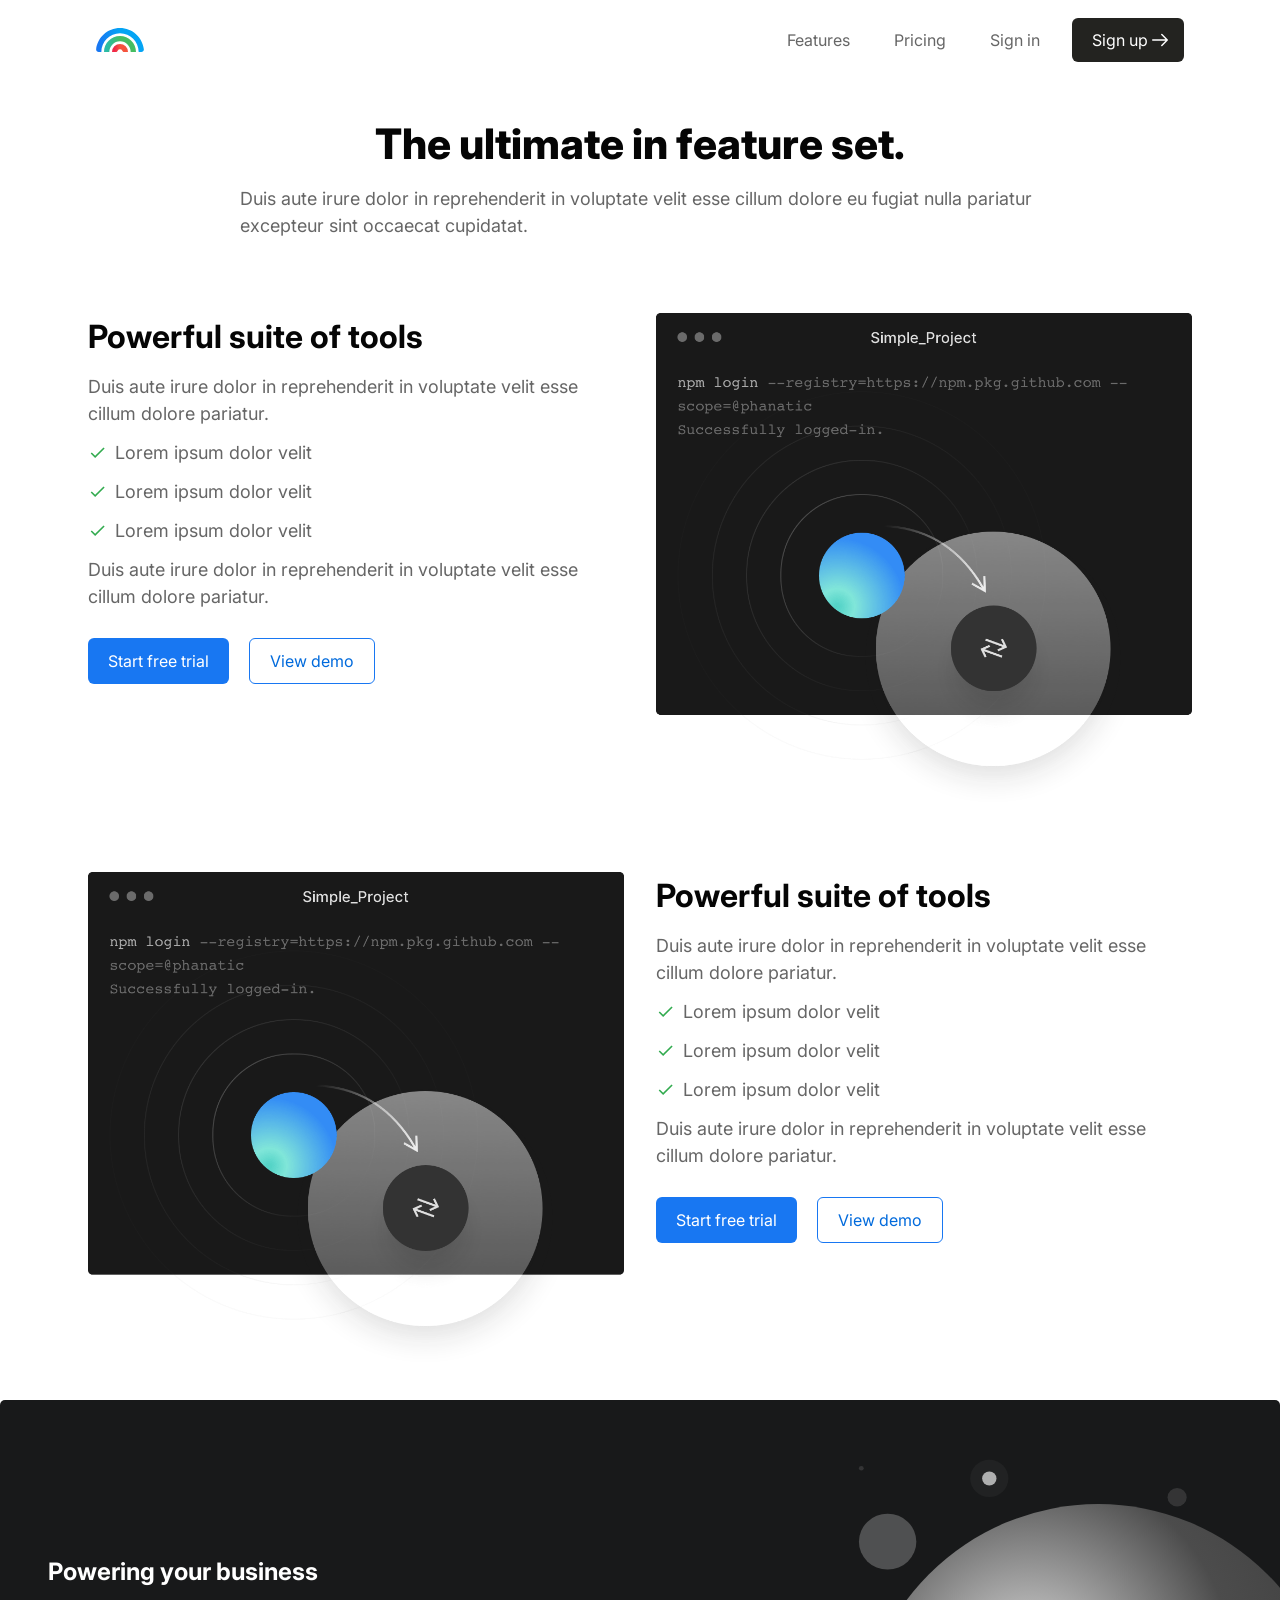
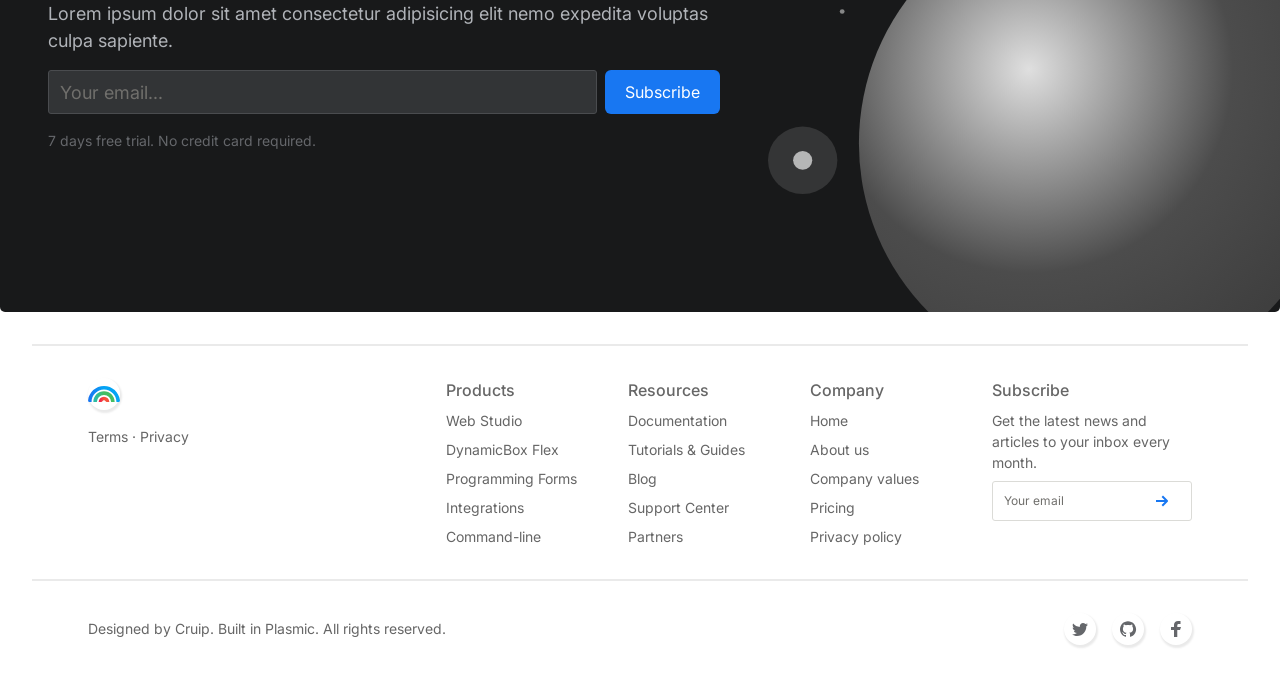
<file: features/index.html>
<!DOCTYPE html><html><head><meta charSet="utf-8"/><meta http-equiv="x-ua-compatible" content="ie=edge"/><meta name="viewport" content="width=device-width, initial-scale=1, shrink-to-fit=no"/><meta name="generator" content="Gatsby 4.13.1"/><style data-href="/styles.9fc032a0cfc923ff8376.css" data-identity="gatsby-global-css">@import url(https://fonts.googleapis.com/css2?family=Inter%3Aital%2Cwght%400%2C400%3B0%2C700&family=Poppins%3Aital%2Cwght%400%2C400%3B0%2C700&display=swap);@import url(https://fonts.googleapis.com/css2?family=Inter%3Aital%2Cwght%400%2C400%3B0%2C500%3B0%2C600%3B0%2C700%3B0%2C800%3B0%2C900&family=Inconsolata%3Aital%2Cwght%400%2C400%3B0%2C500%3B0%2C600%3B0%2C700%3B0%2C800%3B0%2C900&display=swap);.__wab_flex-container{align-self:stretch;display:flex;flex:1 1;pointer-events:none}.__wab_flex-container>*{pointer-events:auto}.__wab_slot{display:contents}.__wab_slot-string-wrapper{position:relative}.__wab_passthrough{display:contents}.__wab_img-wrapper{display:inherit;flex-direction:column;flex-shrink:0;overflow:hidden;position:relative}.__wab_passthrough>.__wab_img-wrapper,.__wab_slot>.__wab_img-wrapper{display:block}.__wab_img,.__wab_img-spacer-svg{border:none;display:block;margin:0;padding:0}.__wab_img{bottom:0;box-sizing:border-box;left:0;max-height:100%;max-width:100%;min-height:100%;min-width:100%;position:absolute;right:0;top:0;width:100%}.__wab_picture{display:contents}.plasmic_library_plasmic_color_type-module--plasmic_tokens--X2-Hn{--token-NEon4Y--Z:var(--token-bp_CxDNOQi9);--plasmic-token-l-type-text-g-00:var(--token-NEon4Y--Z);--token-6-9k9VEZ-:var(--token-T5L5Js4u0Cm);--plasmic-token-l-pri-text-g-20:var(--token-6-9k9VEZ-);--token-QQdIvJFj1:var(--token-2eUJTxCVL-C);--plasmic-token-l-pri-icon-g-30:var(--token-QQdIvJFj1);--token-yyaHFSf_c:var(--token-vPebB0QZhXB);--plasmic-token-l-sec-text-g-50:var(--token-yyaHFSf_c);--token-S2OvgLalS:var(--token-jBhCqxBbh1U);--plasmic-token-l-sec-icon-g-60:var(--token-S2OvgLalS);--token-eoKrlLGaw:var(--token-jBhCqxBbh1U);--plasmic-token-l-dis-text-g-60:var(--token-eoKrlLGaw);--token-5Zjzi6myY:var(--token-GpcED8_AcIn);--plasmic-token-l-dis-icon-g-80:var(--token-5Zjzi6myY);--token-4QM1pZKqI:var(--token-mfYPuA8TIiO);--plasmic-token-l-border-divider-g-90:var(--token-4QM1pZKqI);--token-3dsm_UqzX:var(--token-mfYPuA8TIiO);--plasmic-token-l-sec-button-active-g-90:var(--token-3dsm_UqzX);--token-ECewHnPLa:var(--token-mfYPuA8TIiO);--plasmic-token-l-sec-button-hover-g-90:var(--token-ECewHnPLa);--token-L89ExH6ks:var(--token-J4mdJYsm3rg);--plasmic-token-l-sec-button-idle-g-95:var(--token-L89ExH6ks);--token-aZB55lECH:var(--token-kfauf58rd4Jw);--plasmic-token-l-ter-flat-button-idle-w-100:var(--token-aZB55lECH);--token-v6LfSbn-y:var(--token-maWCPk1v_oCK);--plasmic-token-l-panel-bg-w-00:var(--token-v6LfSbn-y);--token-UHlbKybOG:var(--token-5ERNDT3JbAJ);--plasmic-token-d-type-text-g-100:var(--token-UHlbKybOG);--token-b6bbqecq5:var(--token-GpcED8_AcIn);--plasmic-token-d-pri-text-g-80:var(--token-b6bbqecq5);--token-WsLN08IMx:var(--token-TRf5pfsHwLE);--plasmic-token-d-pri-icon-g-70:var(--token-WsLN08IMx);--token-atlM-KLfh:var(--token-vPebB0QZhXB);--plasmic-token-d-sec-text-g-50:var(--token-atlM-KLfh);--token-_vo6-mmg5:var(--token-vaTuh5tFL3B);--plasmic-token-d-sec-icon-g-40:var(--token-_vo6-mmg5);--token-wfRuRexli:var(--token-2eUJTxCVL-C);--plasmic-token-d-dis-icon-g-30:var(--token-wfRuRexli);--token-dzXZ6pAO5:var(--token-4wGl4vODcpi);--plasmic-token-d-border-divider-g-15:var(--token-dzXZ6pAO5);--token-IJJ91hnWr:var(--token-4wGl4vODcpi);--plasmic-token-d-sec-button-active-g-15:var(--token-IJJ91hnWr);--token-yCchoBO7S:var(--token-4wGl4vODcpi);--plasmic-token-d-sec-button-hover-g-20:var(--token-yCchoBO7S);--token-0XeUy-lw_:var(--token-dph1wZ7NjV9);--plasmic-token-d-sec-button-idle-g-10:var(--token-0XeUy-lw_);--token-bybe1t4o_:var(--token-Abo-hB2iM8_F);--plasmic-token-d-ter-flat-button-idle-b-100:var(--token-bybe1t4o_);--token-js0Jm3Eqa:var(--token-T755mmytbnp);--plasmic-token-d-panel-bg-g-05:var(--token-js0Jm3Eqa);--token-bp_CxDNOQi9:#050505;--plasmic-token-spectrum-gray-00:var(--token-bp_CxDNOQi9);--token-T755mmytbnp:#0e0f0f;--plasmic-token-spectrum-gray-05:var(--token-T755mmytbnp);--token-dph1wZ7NjV9:#18191a;--plasmic-token-spectrum-gray-10:var(--token-dph1wZ7NjV9);--token-4wGl4vODcpi:#242526;--plasmic-token-spectrum-gray-15:var(--token-4wGl4vODcpi);--token-T5L5Js4u0Cm:#323436;--plasmic-token-spectrum-gray-20:var(--token-T5L5Js4u0Cm);--token-Pjd7dW5DABf:#3e4042;--plasmic-token-spectrum-gray-25:var(--token-Pjd7dW5DABf);--token-2eUJTxCVL-C:#4a4c4f;--plasmic-token-spectrum-gray-30:var(--token-2eUJTxCVL-C);--token-0CZnaBLeXRg:#56585c;--plasmic-token-spectrum-gray-35:var(--token-0CZnaBLeXRg);--token-vaTuh5tFL3B:#65676b;--plasmic-token-spectrum-gray-40:var(--token-vaTuh5tFL3B);--token-eZ1ct1nGV-R:#6e7175;--plasmic-token-spectrum-gray-45:var(--token-eZ1ct1nGV-R);--token-vPebB0QZhXB:#7a7d82;--plasmic-token-spectrum-gray-50:var(--token-vPebB0QZhXB);--token-VwtAjYRRGnQ:#8a8d91;--plasmic-token-spectrum-gray-55:var(--token-VwtAjYRRGnQ);--token-jBhCqxBbh1U:#96999e;--plasmic-token-spectrum-gray-60:var(--token-jBhCqxBbh1U);--token-ZwCmUzRS8Eq:#a4a7ab;--plasmic-token-spectrum-gray-65:var(--token-ZwCmUzRS8Eq);--token-TRf5pfsHwLE:#b0b3b8;--plasmic-token-spectrum-gray-70:var(--token-TRf5pfsHwLE);--token-zPC6v7PV_Ck:#bcc0c4;--plasmic-token-spectrum-gray-75:var(--token-zPC6v7PV_Ck);--token-GpcED8_AcIn:#c9ccd1;--plasmic-token-spectrum-gray-80:var(--token-GpcED8_AcIn);--token-gsiKoYUmNQ1:#d7dade;--plasmic-token-spectrum-gray-85:var(--token-gsiKoYUmNQ1);--token-mfYPuA8TIiO:#e4e6eb;--plasmic-token-spectrum-gray-90:var(--token-mfYPuA8TIiO);--token-J4mdJYsm3rg:#f0f2f5;--plasmic-token-spectrum-gray-95:var(--token-J4mdJYsm3rg);--token-5ERNDT3JbAJ:#f5f7fa;--plasmic-token-spectrum-gray-100:var(--token-5ERNDT3JbAJ);--token-e9-dFTyQwF5:#000b1b;--plasmic-token-spectrum-blue-00:var(--token-e9-dFTyQwF5);--token--Jsr4E42hW_:#011330;--plasmic-token-spectrum-blue-05:var(--token--Jsr4E42hW_);--token-5F-5VQv6KIt:#00193d;--plasmic-token-spectrum-blue-10:var(--token-5F-5VQv6KIt);--token-vrUg5AsbI50:#05214d;--plasmic-token-spectrum-blue-15:var(--token-vrUg5AsbI50);--token-d8dV-mCRCeN:#07316d;--plasmic-token-spectrum-blue-20:var(--token-d8dV-mCRCeN);--token-t_D20t2g59x:#083e89;--plasmic-token-spectrum-blue-25:var(--token-t_D20t2g59x);--token-V_YeIlhlGJB:#0e499c;--plasmic-token-spectrum-blue-30:var(--token-V_YeIlhlGJB);--token-PV1M_BXTQ-O:#1455b0;--plasmic-token-spectrum-blue-35:var(--token-PV1M_BXTQ-O);--token-XwpJY1cPVQ2:#1763cf;--plasmic-token-spectrum-blue-40:var(--token-XwpJY1cPVQ2);--token-TSmp2czi_eC:#216fdb;--plasmic-token-spectrum-blue-45:var(--token-TSmp2czi_eC);--token-p-fCTrfjtL4:#1877f2;--plasmic-token-spectrum-blue-50:var(--token-p-fCTrfjtL4);--token-W_zg1zbEOX5:#2d88ff;--plasmic-token-spectrum-blue-55:var(--token-W_zg1zbEOX5);--token-zvzXM_xtXwX:#4599ff;--plasmic-token-spectrum-blue-60:var(--token-zvzXM_xtXwX);--token-6ngi-EmWW9L:#5faaff;--plasmic-token-spectrum-blue-65:var(--token-6ngi-EmWW9L);--token-mJlYp7A417I:#76b6ff;--plasmic-token-spectrum-blue-70:var(--token-mJlYp7A417I);--token-mSoS3SJzfa8:#91c3ff;--plasmic-token-spectrum-blue-75:var(--token-mSoS3SJzfa8);--token-3LV_DaWk8mI:#a8d1ff;--plasmic-token-spectrum-blue-80:var(--token-3LV_DaWk8mI);--token-mOtfz5FFI41:#badaff;--plasmic-token-spectrum-blue-85:var(--token-mOtfz5FFI41);--token-NCml2bz5oJG:#cde5ff;--plasmic-token-spectrum-blue-90:var(--token-NCml2bz5oJG);--token-GzJX13t1i6P:#e7f3ff;--plasmic-token-spectrum-blue-95:var(--token-GzJX13t1i6P);--token-NI7k37YiuK8:#f4faff;--plasmic-token-spectrum-blue-100:var(--token-NI7k37YiuK8);--token-y9Bh92YbVK5:#001021;--plasmic-token-spectrum-cyan-00:var(--token-y9Bh92YbVK5);--token-DNhSCHY-0ja:#00172e;--plasmic-token-spectrum-cyan-05:var(--token-DNhSCHY-0ja);--token-fmSFCLO0qkK:#002140;--plasmic-token-spectrum-cyan-10:var(--token-fmSFCLO0qkK);--token-iRUvHOggag1:#00294d;--plasmic-token-spectrum-cyan-15:var(--token-iRUvHOggag1);--token-fuOlnHkDJkX:#00355e;--plasmic-token-spectrum-cyan-20:var(--token-fuOlnHkDJkX);--token-sunbrbBa2wC:#00487c;--plasmic-token-spectrum-cyan-25:var(--token-sunbrbBa2wC);--token-htNuilQFhI7:#00548c;--plasmic-token-spectrum-cyan-30:var(--token-htNuilQFhI7);--token-QOLO_j_mp22:#00629e;--plasmic-token-spectrum-cyan-35:var(--token-QOLO_j_mp22);--token-iMI1gRqCCAG:#006ead;--plasmic-token-spectrum-cyan-40:var(--token-iMI1gRqCCAG);--token-2AaxpihagxH:#0081c1;--plasmic-token-spectrum-cyan-45:var(--token-2AaxpihagxH);--token-yKXmGnP3Nte:#008bd0;--plasmic-token-spectrum-cyan-50:var(--token-yKXmGnP3Nte);--token-7t3bUsmR2G1:#0099e6;--plasmic-token-spectrum-cyan-55:var(--token-7t3bUsmR2G1);--token-eI5XVwQOs8t:#04a4f4;--plasmic-token-spectrum-cyan-60:var(--token-eI5XVwQOs8t);--token-8klLkRaFR96:#26b7ff;--plasmic-token-spectrum-cyan-65:var(--token-8klLkRaFR96);--token-P2GhlSti3mm:#4fc4fb;--plasmic-token-spectrum-cyan-70:var(--token-P2GhlSti3mm);--token-JPQzRqZRPI6:#6ed1ff;--plasmic-token-spectrum-cyan-75:var(--token-JPQzRqZRPI6);--token-goIDDUrSACn:#86daff;--plasmic-token-spectrum-cyan-80:var(--token-goIDDUrSACn);--token-yoeM7EjC1fw:#a3e6ff;--plasmic-token-spectrum-cyan-85:var(--token-yoeM7EjC1fw);--token-9hJgiHiPfM_:#c6efff;--plasmic-token-spectrum-cyan-90:var(--token-9hJgiHiPfM_);--token-ro4OjMDnNRi:#e0f7ff;--plasmic-token-spectrum-cyan-95:var(--token-ro4OjMDnNRi);--token-9itojFQKF7n:#f5fdff;--plasmic-token-spectrum-cyan-100:var(--token-9itojFQKF7n);--token-_5cyN1DbqZ0:#001412;--plasmic-token-spectrum-teal-00:var(--token-_5cyN1DbqZ0);--token-22kIxDk0aIa:#001b18;--plasmic-token-spectrum-teal-05:var(--token-22kIxDk0aIa);--token-UhZswNMZ-Jv:#002722;--plasmic-token-spectrum-teal-10:var(--token-UhZswNMZ-Jv);--token-Ma724vkmYNu:#03352e;--plasmic-token-spectrum-teal-15:var(--token-Ma724vkmYNu);--token-GilDpuJe4KJ:#06433a;--plasmic-token-spectrum-teal-20:var(--token-GilDpuJe4KJ);--token-WgoOSKm7hjj:#085147;--plasmic-token-spectrum-teal-25:var(--token-WgoOSKm7hjj);--token-kXyCtlx2_je:#085e52;--plasmic-token-spectrum-teal-30:var(--token-kXyCtlx2_je);--token-BQ8RkOCiVan:#006e5f;--plasmic-token-spectrum-teal-35:var(--token-BQ8RkOCiVan);--token-3qpNm-Exccn:#027f6e;--plasmic-token-spectrum-teal-40:var(--token-3qpNm-Exccn);--token-PWKRehLxC2d:#038e7b;--plasmic-token-spectrum-teal-45:var(--token-PWKRehLxC2d);--token-WArk1F2mzlv:#099e89;--plasmic-token-spectrum-teal-50:var(--token-WArk1F2mzlv);--token-BfHI_MbEDkJ:#0eac96;--plasmic-token-spectrum-teal-55:var(--token-BfHI_MbEDkJ);--token-9cWUWJecWJ5:#2abba7;--plasmic-token-spectrum-teal-60:var(--token-9cWUWJecWJ5);--token-gT8g27-U2FL:#30c8b4;--plasmic-token-spectrum-teal-65:var(--token-gT8g27-U2FL);--token-F3MhjcPmMKu:#43d1be;--plasmic-token-spectrum-teal-70:var(--token-F3MhjcPmMKu);--token-KCUYT689Q5o:#79dacd;--plasmic-token-spectrum-teal-75:var(--token-KCUYT689Q5o);--token-7hFN9j8gzk-:#95e4d9;--plasmic-token-spectrum-teal-80:var(--token-7hFN9j8gzk-);--token-Jlp18DIKL87:#b5f1e9;--plasmic-token-spectrum-teal-85:var(--token-Jlp18DIKL87);--token-m6gRzgjRheQ:#d0f7f2;--plasmic-token-spectrum-teal-90:var(--token-m6gRzgjRheQ);--token-wUUFmxQnNSa:#e3f9f6;--plasmic-token-spectrum-teal-95:var(--token-wUUFmxQnNSa);--token-nmKvx8-EPRf:#f0fcfb;--plasmic-token-spectrum-teal-100:var(--token-nmKvx8-EPRf);--token--mScoqg4oX4:#041708;--plasmic-token-spectrum-green-00:var(--token--mScoqg4oX4);--token-8R0QVMrjdJ2:#08200d;--plasmic-token-spectrum-green-05:var(--token-8R0QVMrjdJ2);--token-ah8KS31e7NV:#0c2812;--plasmic-token-spectrum-green-10:var(--token-ah8KS31e7NV);--token-c3WSMhPICgq:#103719;--plasmic-token-spectrum-green-15:var(--token-c3WSMhPICgq);--token-6nuMN7bCKet:#184723;--plasmic-token-spectrum-green-20:var(--token-6nuMN7bCKet);--token-jg-C8t046F0:#195527;--plasmic-token-spectrum-green-25:var(--token-jg-C8t046F0);--token-VDlEEijoqXR:#1d632e;--plasmic-token-spectrum-green-30:var(--token-VDlEEijoqXR);--token-Qj37rl18KWM:#257539;--plasmic-token-spectrum-green-35:var(--token-Qj37rl18KWM);--token-QYnuiG8aPE3:#24853c;--plasmic-token-spectrum-green-40:var(--token-QYnuiG8aPE3);--token-yErWpZvXqXt:#2a9142;--plasmic-token-spectrum-green-45:var(--token-yErWpZvXqXt);--token-h7X-5Dh5s6d:#31a24c;--plasmic-token-spectrum-green-50:var(--token-h7X-5Dh5s6d);--token-PUfHqE8XdOd:#32ab4f;--plasmic-token-spectrum-green-55:var(--token-PUfHqE8XdOd);--token-NEdiZacoLfV:#45bd62;--plasmic-token-spectrum-green-60:var(--token-NEdiZacoLfV);--token-yj-VHfapQL1:#51ce70;--plasmic-token-spectrum-green-65:var(--token-yj-VHfapQL1);--token-vaiH0GEC8Ah:#68da84;--plasmic-token-spectrum-green-70:var(--token-vaiH0GEC8Ah);--token-yPprYoaZEvI:#88e39f;--plasmic-token-spectrum-green-75:var(--token-yPprYoaZEvI);--token-DMhxhco7ehd:#a3e6b5;--plasmic-token-spectrum-green-80:var(--token-DMhxhco7ehd);--token-3K75WzHjhWk:#bcf3cb;--plasmic-token-spectrum-green-85:var(--token-3K75WzHjhWk);--token-FTw-ehjo-QU:#cbf9d7;--plasmic-token-spectrum-green-90:var(--token-FTw-ehjo-QU);--token-9bovyZikTcr:#ddfbe5;--plasmic-token-spectrum-green-95:var(--token-9bovyZikTcr);--token-7Yxw1_ohuxh:#effff3;--plasmic-token-spectrum-green-100:var(--token-7Yxw1_ohuxh);--token-BwRB5smSSms:#2a1000;--plasmic-token-spectrum-yellow-00:var(--token-BwRB5smSSms);--token-JDaRvhlCsXx:#381601;--plasmic-token-spectrum-yellow-05:var(--token-JDaRvhlCsXx);--token-WhbkJg3D4Qd:#4a1f00;--plasmic-token-spectrum-yellow-10:var(--token-WhbkJg3D4Qd);--token-3C2rLwsRbdp:#5f2800;--plasmic-token-spectrum-yellow-15:var(--token-3C2rLwsRbdp);--token-xtXdFFmuhp1F:#783301;--plasmic-token-spectrum-yellow-20:var(--token-xtXdFFmuhp1F);--token-u2kedaudR8bP:#9c4300;--plasmic-token-spectrum-yellow-25:var(--token-u2kedaudR8bP);--token-s-R9IRq5T4nK:#b55400;--plasmic-token-spectrum-yellow-30:var(--token-s-R9IRq5T4nK);--token-lWt9IGYih6QF:#c56109;--plasmic-token-spectrum-yellow-35:var(--token-lWt9IGYih6QF);--token-30EvLWB_wwaf:#d16f14;--plasmic-token-spectrum-yellow-40:var(--token-30EvLWB_wwaf);--token-GcwBAJtdG3Xn:#da8600;--plasmic-token-spectrum-yellow-45:var(--token-GcwBAJtdG3Xn);--token-R8KoXnAKuOzE:#e69710;--plasmic-token-spectrum-yellow-50:var(--token-R8KoXnAKuOzE);--token-7mnmJczFvgQl:#f1a817;--plasmic-token-spectrum-yellow-55:var(--token-7mnmJczFvgQl);--token-Wcxphanqg_td:#f7b928;--plasmic-token-spectrum-yellow-60:var(--token-Wcxphanqg_td);--token-dDlXGr70ZWMM:#fcc12b;--plasmic-token-spectrum-yellow-65:var(--token-dDlXGr70ZWMM);--token-Y4S3kOT-8OhA:#ffce2e;--plasmic-token-spectrum-yellow-70:var(--token-Y4S3kOT-8OhA);--token-StPzu-zvNckv:#ffd745;--plasmic-token-spectrum-yellow-75:var(--token-StPzu-zvNckv);--token-bEsNbrm_BiTk:#ffdf61;--plasmic-token-spectrum-yellow-80:var(--token-bEsNbrm_BiTk);--token-9n9SgRMXP338:#ffec81;--plasmic-token-spectrum-yellow-85:var(--token-9n9SgRMXP338);--token-lanLFf_SczBI:#fff2a6;--plasmic-token-spectrum-yellow-90:var(--token-lanLFf_SczBI);--token-omXnNA4qxtAT:#fff9d1;--plasmic-token-spectrum-yellow-95:var(--token-omXnNA4qxtAT);--token-GQwoduWrvOJY:#fffdf2;--plasmic-token-spectrum-yellow-100:var(--token-GQwoduWrvOJY);--token-jUUszkQqhF05:#291100;--plasmic-token-spectrum-orange-00:var(--token-jUUszkQqhF05);--token-K9MoKRQxn5q3:#381501;--plasmic-token-spectrum-orange-05:var(--token-K9MoKRQxn5q3);--token-FcPp052ELCXS:#4a1b00;--plasmic-token-spectrum-orange-10:var(--token-FcPp052ELCXS);--token-cwzRZhlU7HQz:#7a2103;--plasmic-token-spectrum-orange-15:var(--token-cwzRZhlU7HQz);--token-4i48xdmz3-Hu:#982d00;--plasmic-token-spectrum-orange-20:var(--token-4i48xdmz3-Hu);--token-6G14aJS7Wpi8:#ab3a02;--plasmic-token-spectrum-orange-25:var(--token-6G14aJS7Wpi8);--token-2jyeDxSNo1FQ:#c24400;--plasmic-token-spectrum-orange-30:var(--token-2jyeDxSNo1FQ);--token-ivwHhC8R8DVT:#d44e06;--plasmic-token-spectrum-orange-35:var(--token-ivwHhC8R8DVT);--token-uoVRyvJZCiCV:#eb630e;--plasmic-token-spectrum-orange-40:var(--token-uoVRyvJZCiCV);--token--MnlIGTySoD4:#f0701a;--plasmic-token-spectrum-orange-45:var(--token--MnlIGTySoD4);--token-FPKbzT8uY-pb:#fb7c22;--plasmic-token-spectrum-orange-50:var(--token-FPKbzT8uY-pb);--token-_tD3YlpmSRSw:#ff892f;--plasmic-token-spectrum-orange-55:var(--token-_tD3YlpmSRSw);--token-oy-e2YroYVbl:#ff9831;--plasmic-token-spectrum-orange-60:var(--token-oy-e2YroYVbl);--token-it-aGjEUQ3Zj:#ffa545;--plasmic-token-spectrum-orange-65:var(--token-it-aGjEUQ3Zj);--token--NdqT2OstqhO:#ffac59;--plasmic-token-spectrum-orange-70:var(--token--NdqT2OstqhO);--token-TVaxsGEPLD5y:#ffb973;--plasmic-token-spectrum-orange-75:var(--token-TVaxsGEPLD5y);--token-EQV-vZlLXXKG:#ffc285;--plasmic-token-spectrum-orange-80:var(--token-EQV-vZlLXXKG);--token-YIpWG3CY3qX0:#fc9;--plasmic-token-spectrum-orange-85:var(--token-YIpWG3CY3qX0);--token-hqwXvSbQU7tA:#ffdbb7;--plasmic-token-spectrum-orange-90:var(--token-hqwXvSbQU7tA);--token-3YKfcu7eywe6:#ffe9d4;--plasmic-token-spectrum-orange-95:var(--token-3YKfcu7eywe6);--token-8sS9cMRZcuTo:#fff6ed;--plasmic-token-spectrum-orange-100:var(--token-8sS9cMRZcuTo);--token-L-VuRjpNvvIU:#320701;--plasmic-token-spectrum-coral-00:var(--token-L-VuRjpNvvIU);--token-2pr06AkQWJ9S:#4a0900;--plasmic-token-spectrum-coral-05:var(--token-2pr06AkQWJ9S);--token-oWct2cJ9s6Jy:#590b01;--plasmic-token-spectrum-coral-10:var(--token-oWct2cJ9s6Jy);--token-0wNzpOkfaeR3:#7a1609;--plasmic-token-spectrum-coral-15:var(--token-0wNzpOkfaeR3);--token-hAbPtm07Y4Nj:#981f0f;--plasmic-token-spectrum-coral-20:var(--token-hAbPtm07Y4Nj);--token-OnPZRslUy0Tw:#aa2312;--plasmic-token-spectrum-coral-25:var(--token-OnPZRslUy0Tw);--token-ULesvY2thYQS:#bf2a18;--plasmic-token-spectrum-coral-30:var(--token-ULesvY2thYQS);--token-jz90KSwvql8Y:#d4311c;--plasmic-token-spectrum-coral-35:var(--token-jz90KSwvql8Y);--token-WTGg9WgD8OW_:#e03e28;--plasmic-token-spectrum-coral-40:var(--token-WTGg9WgD8OW_);--token-xy6bgT6shZpj:#ed4a34;--plasmic-token-spectrum-coral-45:var(--token-xy6bgT6shZpj);--token-pVFLnMThXoWY:#f5533d;--plasmic-token-spectrum-coral-50:var(--token-pVFLnMThXoWY);--token-72YZYi8iC-aQ:#ff6854;--plasmic-token-spectrum-coral-55:var(--token-72YZYi8iC-aQ);--token-a_yO91dRqLjy:#ff7a69;--plasmic-token-spectrum-coral-60:var(--token-a_yO91dRqLjy);--token-isWvn3V3B47F:#ff9082;--plasmic-token-spectrum-coral-65:var(--token-isWvn3V3B47F);--token-5Ni--L6qzPZH:#ff9e91;--plasmic-token-spectrum-coral-70:var(--token-5Ni--L6qzPZH);--token-Sv6gKBU6YRf1:#ffaca1;--plasmic-token-spectrum-coral-75:var(--token-Sv6gKBU6YRf1);--token-kRpu_Gmxxq5A:#ffbab0;--plasmic-token-spectrum-coral-80:var(--token-kRpu_Gmxxq5A);--token-O-_kuWXKoTZI:#ffcac2;--plasmic-token-spectrum-coral-85:var(--token-O-_kuWXKoTZI);--token-Dv1Ei_CRKdk5:#ffd6d1;--plasmic-token-spectrum-coral-90:var(--token-Dv1Ei_CRKdk5);--token-Fjq_7SBXWb--:#ffe6e3;--plasmic-token-spectrum-coral-95:var(--token-Fjq_7SBXWb--);--token-1SW1z3KgQNqu:#fff4f2;--plasmic-token-spectrum-coral-100:var(--token-1SW1z3KgQNqu);--token-nsZPQWiSh3qB:#3d000a;--plasmic-token-spectrum-red-00:var(--token-nsZPQWiSh3qB);--token-aYWjCONS5p8z:#50010e;--plasmic-token-spectrum-red-05:var(--token-aYWjCONS5p8z);--token-cqLopCkFNMvz:#630111;--plasmic-token-spectrum-red-10:var(--token-cqLopCkFNMvz);--token-O9wbgnulNstm:#820318;--plasmic-token-spectrum-red-15:var(--token-O9wbgnulNstm);--token-RJCO_mNprqXJ:#a50326;--plasmic-token-spectrum-red-20:var(--token-RJCO_mNprqXJ);--token-_VI3go6JORoJ:#bd0d2a;--plasmic-token-spectrum-red-25:var(--token-_VI3go6JORoJ);--token-V-9pSVr73ZLs:#d31e3c;--plasmic-token-spectrum-red-30:var(--token-V-9pSVr73ZLs);--token-5WYCQ42X6zbk:#e41e3f;--plasmic-token-spectrum-red-35:var(--token-5WYCQ42X6zbk);--token-VceSq-t-hA6m:#f02849;--plasmic-token-spectrum-red-40:var(--token-VceSq-t-hA6m);--token-PB6RFS1UZi5y:#f3425f;--plasmic-token-spectrum-red-45:var(--token-PB6RFS1UZi5y);--token-NdhJ0-Yhk2xd:#fc5776;--plasmic-token-spectrum-red-50:var(--token-NdhJ0-Yhk2xd);--token-L6bB4uyVQ9Dz:#fc6d87;--plasmic-token-spectrum-red-55:var(--token-L6bB4uyVQ9Dz);--token-JHS7XJmZLJ20:#ff859f;--plasmic-token-spectrum-red-60:var(--token-JHS7XJmZLJ20);--token-N_tuyV5y2J1b:#fe93ab;--plasmic-token-spectrum-red-65:var(--token-N_tuyV5y2J1b);--token-ua_3NFCbOgIq:#ff9eb3;--plasmic-token-spectrum-red-70:var(--token-ua_3NFCbOgIq);--token-jfKUenkvbEm6:#ffadc6;--plasmic-token-spectrum-red-75:var(--token-jfKUenkvbEm6);--token-za12eq5c0P_6:#ffbdd3;--plasmic-token-spectrum-red-80:var(--token-za12eq5c0P_6);--token-WAD60TteQSoY:#ffc7db;--plasmic-token-spectrum-red-85:var(--token-WAD60TteQSoY);--token-JOGM3OXwEPBG:#ffd9e7;--plasmic-token-spectrum-red-90:var(--token-JOGM3OXwEPBG);--token-PUZuTwdwl0b-:#ffe6ef;--plasmic-token-spectrum-red-95:var(--token-PUZuTwdwl0b-);--token-frV4y1YFeOzn:#fff2f7;--plasmic-token-spectrum-red-100:var(--token-frV4y1YFeOzn);--token-FJZOBD9bZVs3:#400129;--plasmic-token-spectrum-pink-00:var(--token-FJZOBD9bZVs3);--token-ES0LDgQozg_D:#540031;--plasmic-token-spectrum-pink-05:var(--token-ES0LDgQozg_D);--token-uJeO4pOKUCec:#68013d;--plasmic-token-spectrum-pink-10:var(--token-uJeO4pOKUCec);--token-JXK77FpHbDR-:#850550;--plasmic-token-spectrum-pink-15:var(--token-JXK77FpHbDR-);--token-oO-B26XCKyEw:#a30a63;--plasmic-token-spectrum-pink-20:var(--token-oO-B26XCKyEw);--token-MPmBeHb0kFK4:#bf0f76;--plasmic-token-spectrum-pink-25:var(--token-MPmBeHb0kFK4);--token-xpqb2gIetIwX:#db1a8b;--plasmic-token-spectrum-pink-30:var(--token-xpqb2gIetIwX);--token-yzvkTl4QFt3h:#e42c97;--plasmic-token-spectrum-pink-35:var(--token-yzvkTl4QFt3h);--token-HLDvDcrQsnJB:#ed41a5;--plasmic-token-spectrum-pink-40:var(--token-HLDvDcrQsnJB);--token-TWY2CtCUhDWt:#f857b4;--plasmic-token-spectrum-pink-45:var(--token-TWY2CtCUhDWt);--token-JwjM4lx8p2A8:#ff66bf;--plasmic-token-spectrum-pink-50:var(--token-JwjM4lx8p2A8);--token-FaES7QPeehXH:#fc7bc6;--plasmic-token-spectrum-pink-55:var(--token-FaES7QPeehXH);--token-x_gXbfeuHvQs:#f889d3;--plasmic-token-spectrum-pink-60:var(--token-x_gXbfeuHvQs);--token-MToatPLpyKS9:#ff94d8;--plasmic-token-spectrum-pink-65:var(--token-MToatPLpyKS9);--token-UgvHX1ZCOGYw:#ff9edf;--plasmic-token-spectrum-pink-70:var(--token-UgvHX1ZCOGYw);--token-rDwY_aRrN_aU:#ffade4;--plasmic-token-spectrum-pink-75:var(--token-rDwY_aRrN_aU);--token-9nJ-Cq0Rz3Sd:#ffbde9;--plasmic-token-spectrum-pink-80:var(--token-9nJ-Cq0Rz3Sd);--token-77-YBPYPRBHe:#ffc7ec;--plasmic-token-spectrum-pink-85:var(--token-77-YBPYPRBHe);--token-cLXX7vJtl2nB:#ffd9f2;--plasmic-token-spectrum-pink-90:var(--token-cLXX7vJtl2nB);--token-61ppnxUeEN7r:#ffe6f7;--plasmic-token-spectrum-pink-95:var(--token-61ppnxUeEN7r);--token-82Gq7BKcFt6f:#fff2fb;--plasmic-token-spectrum-pink-100:var(--token-82Gq7BKcFt6f);--token-mgbhBhpJSBtR:#180341;--plasmic-token-spectrum-purple-00:var(--token-mgbhBhpJSBtR);--token-dpxDUAYFnNEO:#220855;--plasmic-token-spectrum-purple-05:var(--token-dpxDUAYFnNEO);--token-oilRLrio2JQj:#310f75;--plasmic-token-spectrum-purple-10:var(--token-oilRLrio2JQj);--token-UzFClOJdB0Ak:#3f1691;--plasmic-token-spectrum-purple-15:var(--token-UzFClOJdB0Ak);--token-bpOmjvFsd4w7:#4b1aad;--plasmic-token-spectrum-purple-20:var(--token-bpOmjvFsd4w7);--token-rIih8wZ2nsYL:#5a24c7;--plasmic-token-spectrum-purple-25:var(--token-rIih8wZ2nsYL);--token-o8E74APkKCqn:#622ad2;--plasmic-token-spectrum-purple-30:var(--token-o8E74APkKCqn);--token-eGNikobF_fZh:#6a30dd;--plasmic-token-spectrum-purple-35:var(--token-eGNikobF_fZh);--token-j66tZMkmScX9:#763ee6;--plasmic-token-spectrum-purple-40:var(--token-j66tZMkmScX9);--token-TofnYUvxKNBJ:#814de7;--plasmic-token-spectrum-purple-45:var(--token-TofnYUvxKNBJ);--token-oFzCaguTc-Gg:#9360f7;--plasmic-token-spectrum-purple-50:var(--token-oFzCaguTc-Gg);--token-LE-Jk52ee3E4:#9d6dfc;--plasmic-token-spectrum-purple-55:var(--token-LE-Jk52ee3E4);--token-lH2nrqv_zgU3:#a87cff;--plasmic-token-spectrum-purple-60:var(--token-lH2nrqv_zgU3);--token-VraALBsOx5Zj:#b290f5;--plasmic-token-spectrum-purple-65:var(--token-VraALBsOx5Zj);--token-W6uwm_0vjacp:#bea0fa;--plasmic-token-spectrum-purple-70:var(--token-W6uwm_0vjacp);--token-4psULaf-9HSo:#c8b2f7;--plasmic-token-spectrum-purple-75:var(--token-4psULaf-9HSo);--token-N4TnpPSWsLL_:#d5c2ff;--plasmic-token-spectrum-purple-80:var(--token-N4TnpPSWsLL_);--token-rqOpOzbFMxRT:#dcf;--plasmic-token-spectrum-purple-85:var(--token-rqOpOzbFMxRT);--token-nBDS_ep4caTe:#e5d9ff;--plasmic-token-spectrum-purple-90:var(--token-nBDS_ep4caTe);--token-BubW0ZvMaYye:#efe8ff;--plasmic-token-spectrum-purple-95:var(--token-BubW0ZvMaYye);--token-zDoVXTx27udG:#f8f5ff;--plasmic-token-spectrum-purple-100:var(--token-zDoVXTx27udG);--token-Hr1egt3PkNIr:#000;--plasmic-token-alpha-black-00:var(--token-Hr1egt3PkNIr);--token-IMyM_1NPNPjH:rgba(0,0,0,.95);--plasmic-token-alpha-black-05:var(--token-IMyM_1NPNPjH);--token-ChmjNJ38FAuV:rgba(0,0,0,.9);--plasmic-token-alpha-black-10:var(--token-ChmjNJ38FAuV);--token-FljSoDZPCz_O:rgba(0,0,0,.85);--plasmic-token-alpha-black-15:var(--token-FljSoDZPCz_O);--token-7SxYpZBVArlL:rgba(0,0,0,.8);--plasmic-token-alpha-black-20:var(--token-7SxYpZBVArlL);--token-HltjYGlOtO2O:rgba(0,0,0,.75);--plasmic-token-alpha-black-25:var(--token-HltjYGlOtO2O);--token-Xb8TvaImqxGW:rgba(0,0,0,.7);--plasmic-token-alpha-black-30:var(--token-Xb8TvaImqxGW);--token-eJcIAtpRoR9D:rgba(0,0,0,.65);--plasmic-token-alpha-black-35:var(--token-eJcIAtpRoR9D);--token-rovgTji9SIx8:rgba(0,0,0,.6);--plasmic-token-alpha-black-40:var(--token-rovgTji9SIx8);--token-vaQGjo_c8nrH:rgba(0,0,0,.55);--plasmic-token-alpha-black-45:var(--token-vaQGjo_c8nrH);--token-nIMUVZsFLWJm:rgba(0,0,0,.5);--plasmic-token-alpha-black-50:var(--token-nIMUVZsFLWJm);--token-E1V3Dd7vKSZg:rgba(0,0,0,.45);--plasmic-token-alpha-black-55:var(--token-E1V3Dd7vKSZg);--token-Lppy2DB30yK3:rgba(0,0,0,.4);--plasmic-token-alpha-black-60:var(--token-Lppy2DB30yK3);--token-hy2i1C6RZlH4:rgba(0,0,0,.35);--plasmic-token-alpha-black-65:var(--token-hy2i1C6RZlH4);--token-5zxreUaEBWxr:rgba(0,0,0,.3);--plasmic-token-alpha-black-70:var(--token-5zxreUaEBWxr);--token-6tLQ6ukh8kJw:rgba(0,0,0,.25);--plasmic-token-alpha-black-75:var(--token-6tLQ6ukh8kJw);--token-hgub0LriYmoI:rgba(0,0,0,.2);--plasmic-token-alpha-black-80:var(--token-hgub0LriYmoI);--token-OOswLOta7uV3:rgba(0,0,0,.15);--plasmic-token-alpha-black-85:var(--token-OOswLOta7uV3);--token-9AWN-rYzsFoW:rgba(0,0,0,.1);--plasmic-token-alpha-black-90:var(--token-9AWN-rYzsFoW);--token-bwNWpmaBjHw_:rgba(0,0,0,.05);--plasmic-token-alpha-black-95:var(--token-bwNWpmaBjHw_);--token-Abo-hB2iM8_F:transparent;--plasmic-token-alpha-black-100:var(--token-Abo-hB2iM8_F);--token-maWCPk1v_oCK:#fff;--plasmic-token-alpha-white-00:var(--token-maWCPk1v_oCK);--token-wIwgUk-cAJyL:hsla(0,0%,100%,.95);--plasmic-token-alpha-white-05:var(--token-wIwgUk-cAJyL);--token-LJZC6mTRXO7-:hsla(0,0%,100%,.9);--plasmic-token-alpha-white-10:var(--token-LJZC6mTRXO7-);--token-hv4MJvrl7n9u:hsla(0,0%,100%,.85);--plasmic-token-alpha-white-15:var(--token-hv4MJvrl7n9u);--token-YZRlyvrgcoVq:hsla(0,0%,100%,.8);--plasmic-token-alpha-white-20:var(--token-YZRlyvrgcoVq);--token-DTXp8dXhEezW:hsla(0,0%,100%,.75);--plasmic-token-alpha-white-25:var(--token-DTXp8dXhEezW);--token-kstqMq6waVmu:hsla(0,0%,100%,.7);--plasmic-token-alpha-white-30:var(--token-kstqMq6waVmu);--token-tZ7Lot32IHBH:hsla(0,0%,100%,.65);--plasmic-token-alpha-white-35:var(--token-tZ7Lot32IHBH);--token-Sf4IDXdWh0fQ:hsla(0,0%,100%,.6);--plasmic-token-alpha-white-40:var(--token-Sf4IDXdWh0fQ);--token-vv9sjWHNyK3U:hsla(0,0%,100%,.55);--plasmic-token-alpha-white-45:var(--token-vv9sjWHNyK3U);--token-dPp0q968UKXc:hsla(0,0%,100%,.5);--plasmic-token-alpha-white-50:var(--token-dPp0q968UKXc);--token-UTJZ8fnU3F3W:hsla(0,0%,100%,.45);--plasmic-token-alpha-white-55:var(--token-UTJZ8fnU3F3W);--token-1pyew84W1_tG:hsla(0,0%,100%,.4);--plasmic-token-alpha-white-60:var(--token-1pyew84W1_tG);--token-Y8ENqyF2vsIq:hsla(0,0%,100%,.35);--plasmic-token-alpha-white-65:var(--token-Y8ENqyF2vsIq);--token-kmvCo0Xo0JsF:hsla(0,0%,100%,.3);--plasmic-token-alpha-white-70:var(--token-kmvCo0Xo0JsF);--token-tYLoqIwS21vN:hsla(0,0%,100%,.25);--plasmic-token-alpha-white-75:var(--token-tYLoqIwS21vN);--token-t5csGDeNIr0e:hsla(0,0%,100%,.2);--plasmic-token-alpha-white-80:var(--token-t5csGDeNIr0e);--token-lW7TQoj6E9eA:hsla(0,0%,100%,.15);--plasmic-token-alpha-white-85:var(--token-lW7TQoj6E9eA);--token-3q99LuahuYzs:hsla(0,0%,100%,.1);--plasmic-token-alpha-white-90:var(--token-3q99LuahuYzs);--token-biRhQfkdlvly:hsla(0,0%,100%,.05);--plasmic-token-alpha-white-95:var(--token-biRhQfkdlvly);--token-kfauf58rd4Jw:hsla(0,0%,100%,0);--plasmic-token-alpha-white-100:var(--token-kfauf58rd4Jw)}.plasmic_library_plasmic_color_type-module--plasmic_default_styles--BOilC{--mixin-iE6NFqc7Cpb_font-family:"Inter";--mixin-iE6NFqc7Cpb_color:var(--token-6-9k9VEZ-)}:where(.plasmic_library_plasmic_color_type-module--all--cXsLC){background:none;background-repeat:no-repeat;background-size:100% 100%;border-width:0;box-shadow:none;box-sizing:border-box;display:block;grid-column:auto;grid-row:auto;margin:0;position:relative;-webkit-text-decoration-line:none;text-decoration-line:none;white-space:inherit}:where(.plasmic_library_plasmic_color_type-module--img--MZ4r1){display:inline-block}:where(.plasmic_library_plasmic_color_type-module--li--VZzZf){display:list-item}:where(.plasmic_library_plasmic_color_type-module--span--oTQI5){color:inherit;display:inline;font-family:inherit;font-size:inherit;font-style:inherit;font-weight:inherit;line-height:inherit;position:static;text-transform:inherit}:where(.plasmic_library_plasmic_color_type-module--input--KnKCe){background-image:linear-gradient(#fff,#fff);border:1px solid #d3d3d3;color:inherit;font-family:inherit;font-size:inherit;font-style:inherit;font-weight:inherit;line-height:inherit;padding:2px;text-transform:inherit}:where(.plasmic_library_plasmic_color_type-module--textarea--CXp7N){border:1px solid #d3d3d3;color:inherit;font-family:inherit;font-size:inherit;font-style:inherit;font-weight:inherit;line-height:inherit;padding:2px;text-transform:inherit}:where(.plasmic_library_plasmic_color_type-module--button--VMboR){align-items:flex-start;background-image:none;border:1px solid #d3d3d3;color:inherit;font-family:inherit;font-size:inherit;font-style:inherit;font-weight:inherit;line-height:inherit;padding:2px 6px;text-align:center;text-transform:inherit}:where(.plasmic_library_plasmic_color_type-module--code--U-y7w){font-family:inherit;line-height:inherit}:where(.plasmic_library_plasmic_color_type-module--pre--3lfoH){font-family:inherit;line-height:inherit}:where(.plasmic_library_plasmic_color_type-module--p--\+ul-w){color:inherit;font-family:inherit;font-size:inherit;font-style:inherit;font-weight:inherit;line-height:inherit;text-transform:inherit}:where(.plasmic_library_plasmic_color_type-module--h1--OgUTn){font-size:inherit;font-weight:inherit}:where(.plasmic_library_plasmic_color_type-module--h2--LM84L){font-size:inherit;font-weight:inherit}:where(.plasmic_library_plasmic_color_type-module--h3--BwHmL){font-size:inherit;font-weight:inherit}:where(.plasmic_library_plasmic_color_type-module--h4--Z8aEZ){font-size:inherit;font-weight:inherit}:where(.plasmic_library_plasmic_color_type-module--h5--qkras){font-size:inherit;font-weight:inherit}:where(.plasmic_library_plasmic_color_type-module--h6--qeHNX){font-size:inherit;font-weight:inherit}:where(.plasmic_library_plasmic_color_type-module--address--R1XFi){font-style:inherit}:where(.plasmic_library_plasmic_color_type-module--a--rvHBl){color:inherit}:where(.plasmic_library_plasmic_color_type-module--ol--yJeWE){list-style-type:none;padding:0}:where(.plasmic_library_plasmic_color_type-module--ul--Bdvon){list-style-type:none;padding:0}:where(.plasmic_library_plasmic_color_type-module--select--xjsIN){padding:2px 6px}.plasmic_library_plasmic_color_type-module--plasmic_default__component_wrapper--dmdRV{display:grid}.plasmic_library_plasmic_color_type-module--plasmic_default__inline--BzGQ6{display:inline}.plasmic_library_plasmic_color_type-module--plasmic_page_wrapper--hUOUO{align-items:stretch;align-self:start;display:flex;min-height:100vh;width:100%}.plasmic_library_plasmic_color_type-module--plasmic_page_wrapper--hUOUO>*{height:auto!important}.plasmic_library_plasmic_color_type-module--root_reset--VcNgB{color:var(--mixin-iE6NFqc7Cpb_color);font-family:var(--mixin-iE6NFqc7Cpb_font-family);white-space:var(--mixin-iE6NFqc7Cpb_white-space)}.plasmic_simple_light_landing_page-module--plasmic_tokens--kVMnN{--token-L-0sJaEM8dGcAL:#eaeaea;--plasmic-token-divider:var(--token-L-0sJaEM8dGcAL);--token-GLyenMhzlxBctF:#fff;--plasmic-token-white:var(--token-GLyenMhzlxBctF);--token-QrJzmkOkcxI9t4:#666;--plasmic-token-text:var(--token-QrJzmkOkcxI9t4);--token-1lqr2MAvupURf5:1104px;--plasmic-token-max-content-width:var(--token-1lqr2MAvupURf5)}.plasmic_simple_light_landing_page-module--plasmic_default_styles--GuwdP{--mixin-ZkhDGAxDow8RyL_font-family:"Inter";--mixin-ZkhDGAxDow8RyL_font-size:18px;--mixin-ZkhDGAxDow8RyL_font-weight:400;--mixin-ZkhDGAxDow8RyL_font-style:normal;--mixin-ZkhDGAxDow8RyL_color:var(--token-QrJzmkOkcxI9t4);--mixin-ZkhDGAxDow8RyL_text-align:left;--mixin-ZkhDGAxDow8RyL_text-transform:none;--mixin-ZkhDGAxDow8RyL_line-height:1.5;--mixin-ZkhDGAxDow8RyL_letter-spacing:normal;--mixin-ZkhDGAxDow8RyL_white-space:pre-wrap;--mixin-ZkhDGAxDow8RyL_user-select:text;--mixin-ZkhDGAxDow8RyL_text-decoration-line:none;--mixin-ZkhDGAxDow8RyL_text-overflow:clip;--mixin-dF49lZIgVvGjhK_font-family:"Inter";--mixin-dF49lZIgVvGjhK_color:#000;--mixin-dF49lZIgVvGjhK_font-size:72px;--mixin-dF49lZIgVvGjhK_font-weight:900;--mixin-dF49lZIgVvGjhK_letter-spacing:-4px;--mixin-dF49lZIgVvGjhK_line-height:1;--mixin-qn5Yi_3aCl0ZIn_font-family:"Inter";--mixin-qn5Yi_3aCl0ZIn_color:#000;--mixin-qn5Yi_3aCl0ZIn_font-size:48px;--mixin-qn5Yi_3aCl0ZIn_font-weight:700;--mixin-qn5Yi_3aCl0ZIn_letter-spacing:-1px;--mixin-qn5Yi_3aCl0ZIn_line-height:1.1;--mixin-XEfnhzIk6MLnFK_font-family:"Inter";--mixin-XEfnhzIk6MLnFK_color:#000;--mixin-XEfnhzIk6MLnFK_font-size:32px;--mixin-XEfnhzIk6MLnFK_font-weight:600;--mixin-XEfnhzIk6MLnFK_letter-spacing:-0.8px;--mixin-XEfnhzIk6MLnFK_line-height:1.2;--mixin-yOfMUFseMZV19F_font-family:"Inter";--mixin-yOfMUFseMZV19F_color:#000;--mixin-yOfMUFseMZV19F_font-size:24px;--mixin-yOfMUFseMZV19F_font-weight:600;--mixin-yOfMUFseMZV19F_letter-spacing:-0.5px;--mixin-yOfMUFseMZV19F_line-height:1.3;--mixin-8aaqOQcj4ecI8t_font-family:"Inter";--mixin-8aaqOQcj4ecI8t_color:#000;--mixin-8aaqOQcj4ecI8t_font-size:20px;--mixin-8aaqOQcj4ecI8t_font-weight:600;--mixin-8aaqOQcj4ecI8t_letter-spacing:-0.3px;--mixin-8aaqOQcj4ecI8t_line-height:1.5;--mixin-4TdSB5zdNh3KRS_font-family:"Inter";--mixin-4TdSB5zdNh3KRS_color:#000;--mixin-4TdSB5zdNh3KRS_font-size:16px;--mixin-4TdSB5zdNh3KRS_font-weight:600;--mixin-4TdSB5zdNh3KRS_line-height:1.5;--mixin-9aHeEqlmaRdqm9_border-left-color:#ddd;--mixin-9aHeEqlmaRdqm9_border-left-style:solid;--mixin-9aHeEqlmaRdqm9_border-left-width:3px;--mixin-9aHeEqlmaRdqm9_color:#888;--mixin-9aHeEqlmaRdqm9_padding-left:10px;--mixin-sTazuzfgbxGX42_background:linear-gradient(#f8f8f8,#f8f8f8);--mixin-sTazuzfgbxGX42_border-bottom-color:#ddd;--mixin-sTazuzfgbxGX42_border-bottom-style:solid;--mixin-sTazuzfgbxGX42_border-bottom-width:1px;--mixin-sTazuzfgbxGX42_border-left-color:#ddd;--mixin-sTazuzfgbxGX42_border-left-style:solid;--mixin-sTazuzfgbxGX42_border-left-width:1px;--mixin-sTazuzfgbxGX42_border-right-color:#ddd;--mixin-sTazuzfgbxGX42_border-right-style:solid;--mixin-sTazuzfgbxGX42_border-right-width:1px;--mixin-sTazuzfgbxGX42_border-top-color:#ddd;--mixin-sTazuzfgbxGX42_border-top-style:solid;--mixin-sTazuzfgbxGX42_border-top-width:1px;--mixin-sTazuzfgbxGX42_border-bottom-left-radius:3px;--mixin-sTazuzfgbxGX42_border-bottom-right-radius:3px;--mixin-sTazuzfgbxGX42_border-top-left-radius:3px;--mixin-sTazuzfgbxGX42_border-top-right-radius:3px;--mixin-sTazuzfgbxGX42_font-family:"Inconsolata";--mixin-sTazuzfgbxGX42_padding-bottom:1px;--mixin-sTazuzfgbxGX42_padding-left:4px;--mixin-sTazuzfgbxGX42_padding-right:4px;--mixin-sTazuzfgbxGX42_padding-top:1px;--mixin-4qevYU4yiUYM3E_background:linear-gradient(#f8f8f8,#f8f8f8);--mixin-4qevYU4yiUYM3E_border-bottom-color:#ddd;--mixin-4qevYU4yiUYM3E_border-bottom-style:solid;--mixin-4qevYU4yiUYM3E_border-bottom-width:1px;--mixin-4qevYU4yiUYM3E_border-left-color:#ddd;--mixin-4qevYU4yiUYM3E_border-left-style:solid;--mixin-4qevYU4yiUYM3E_border-left-width:1px;--mixin-4qevYU4yiUYM3E_border-right-color:#ddd;--mixin-4qevYU4yiUYM3E_border-right-style:solid;--mixin-4qevYU4yiUYM3E_border-right-width:1px;--mixin-4qevYU4yiUYM3E_border-top-color:#ddd;--mixin-4qevYU4yiUYM3E_border-top-style:solid;--mixin-4qevYU4yiUYM3E_border-top-width:1px;--mixin-4qevYU4yiUYM3E_border-bottom-left-radius:3px;--mixin-4qevYU4yiUYM3E_border-bottom-right-radius:3px;--mixin-4qevYU4yiUYM3E_border-top-left-radius:3px;--mixin-4qevYU4yiUYM3E_border-top-right-radius:3px;--mixin-4qevYU4yiUYM3E_font-family:"Inconsolata";--mixin-4qevYU4yiUYM3E_padding-bottom:3px;--mixin-4qevYU4yiUYM3E_padding-left:6px;--mixin-4qevYU4yiUYM3E_padding-right:6px;--mixin-4qevYU4yiUYM3E_padding-top:3px;--mixin-JqXdt-LExo-oGe_display:flex;--mixin-JqXdt-LExo-oGe_flex-direction:column;--mixin-JqXdt-LExo-oGe_align-items:stretch;--mixin-JqXdt-LExo-oGe_justify-content:flex-start;--mixin-JqXdt-LExo-oGe_list-style-position:outside;--mixin-JqXdt-LExo-oGe_padding-left:40px;--mixin-JqXdt-LExo-oGe_position:relative;--mixin-JqXdt-LExo-oGe_list-style-type:decimal;--mixin-UnBJ0ejjN36tO3_display:flex;--mixin-UnBJ0ejjN36tO3_flex-direction:column;--mixin-UnBJ0ejjN36tO3_align-items:stretch;--mixin-UnBJ0ejjN36tO3_justify-content:flex-start;--mixin-UnBJ0ejjN36tO3_list-style-position:outside;--mixin-UnBJ0ejjN36tO3_padding-left:40px;--mixin-UnBJ0ejjN36tO3_position:relative;--mixin-UnBJ0ejjN36tO3_list-style-type:disc}:where(.plasmic_simple_light_landing_page-module--all--7tVqh){background:none;background-repeat:no-repeat;background-size:100% 100%;border-width:0;box-shadow:none;box-sizing:border-box;display:block;grid-column:auto;grid-row:auto;margin:0;position:relative;-webkit-text-decoration-line:none;text-decoration-line:none;white-space:inherit}:where(.plasmic_simple_light_landing_page-module--img--etWgx){display:inline-block}:where(.plasmic_simple_light_landing_page-module--li--7o0vp){display:list-item}:where(.plasmic_simple_light_landing_page-module--span--y9C03){color:inherit;display:inline;font-family:inherit;font-size:inherit;font-style:inherit;font-weight:inherit;line-height:inherit;position:static;text-transform:inherit}:where(.plasmic_simple_light_landing_page-module--input--XsICl){background-image:linear-gradient(#fff,#fff);border:1px solid #d3d3d3;color:inherit;font-family:inherit;font-size:inherit;font-style:inherit;font-weight:inherit;line-height:inherit;padding:2px;text-transform:inherit}:where(.plasmic_simple_light_landing_page-module--textarea--3x5kh){border:1px solid #d3d3d3;color:inherit;font-family:inherit;font-size:inherit;font-style:inherit;font-weight:inherit;line-height:inherit;padding:2px;text-transform:inherit}:where(.plasmic_simple_light_landing_page-module--button--xZ7Dc){align-items:flex-start;background-image:none;border:1px solid #d3d3d3;color:inherit;font-family:inherit;font-size:inherit;font-style:inherit;font-weight:inherit;line-height:inherit;padding:2px 6px;text-align:center;text-transform:inherit}:where(.plasmic_simple_light_landing_page-module--code--TIfk9){font-family:inherit;line-height:inherit}:where(.plasmic_simple_light_landing_page-module--pre--mBhYH){font-family:inherit;line-height:inherit}:where(.plasmic_simple_light_landing_page-module--p--GnVAT){color:inherit;font-family:inherit;font-size:inherit;font-style:inherit;font-weight:inherit;line-height:inherit;text-transform:inherit}:where(.plasmic_simple_light_landing_page-module--h1--Glb5P){font-size:inherit;font-weight:inherit}:where(.plasmic_simple_light_landing_page-module--h2--rWJao){font-size:inherit;font-weight:inherit}:where(.plasmic_simple_light_landing_page-module--h3--Zv83D){font-size:inherit;font-weight:inherit}:where(.plasmic_simple_light_landing_page-module--h4--dfA37){font-size:inherit;font-weight:inherit}:where(.plasmic_simple_light_landing_page-module--h5--CWX7\+){font-size:inherit;font-weight:inherit}:where(.plasmic_simple_light_landing_page-module--h6--Hq8nN){font-size:inherit;font-weight:inherit}:where(.plasmic_simple_light_landing_page-module--address--nCsSg){font-style:inherit}:where(.plasmic_simple_light_landing_page-module--a--iI8KS){color:inherit}:where(.plasmic_simple_light_landing_page-module--ol--e-fwd){list-style-type:none;padding:0}:where(.plasmic_simple_light_landing_page-module--ul--C5L6Q){list-style-type:none;padding:0}:where(.plasmic_simple_light_landing_page-module--select--e3t8D){padding:2px 6px}.plasmic_simple_light_landing_page-module--plasmic_default__component_wrapper--nn7Dw{display:grid}.plasmic_simple_light_landing_page-module--plasmic_default__inline--LOdHg{display:inline}.plasmic_simple_light_landing_page-module--plasmic_page_wrapper--wq0WO{align-items:stretch;align-self:start;display:flex;min-height:100vh;width:100%}.plasmic_simple_light_landing_page-module--plasmic_page_wrapper--wq0WO>*{height:auto!important}.plasmic_simple_light_landing_page-module--root_reset--kOho-{color:var(--mixin-ZkhDGAxDow8RyL_color);font-family:var(--mixin-ZkhDGAxDow8RyL_font-family);font-size:var(--mixin-ZkhDGAxDow8RyL_font-size);font-style:var(--mixin-ZkhDGAxDow8RyL_font-style);font-weight:var(--mixin-ZkhDGAxDow8RyL_font-weight);letter-spacing:var(--mixin-ZkhDGAxDow8RyL_letter-spacing);line-height:var(--mixin-ZkhDGAxDow8RyL_line-height);text-align:var(--mixin-ZkhDGAxDow8RyL_text-align);text-transform:var(--mixin-ZkhDGAxDow8RyL_text-transform);white-space:var(--mixin-ZkhDGAxDow8RyL_white-space)}:where(.plasmic_simple_light_landing_page-module--root_reset--kOho- .plasmic_simple_light_landing_page-module--h1--Glb5P),:where(.plasmic_simple_light_landing_page-module--root_reset--kOho- .plasmic_simple_light_landing_page-module--plasmic_default__h1--2Cl73),:where(.plasmic_simple_light_landing_page-module--root_reset--kOho-.plasmic_simple_light_landing_page-module--plasmic_default__h1--2Cl73){color:var(--mixin-dF49lZIgVvGjhK_color);font-family:var(--mixin-dF49lZIgVvGjhK_font-family);font-size:var(--mixin-dF49lZIgVvGjhK_font-size);font-weight:var(--mixin-dF49lZIgVvGjhK_font-weight);letter-spacing:var(--mixin-dF49lZIgVvGjhK_letter-spacing);line-height:var(--mixin-dF49lZIgVvGjhK_line-height)}:where(.plasmic_simple_light_landing_page-module--root_reset--kOho- .plasmic_simple_light_landing_page-module--h2--rWJao),:where(.plasmic_simple_light_landing_page-module--root_reset--kOho- .plasmic_simple_light_landing_page-module--plasmic_default__h2--SWpQx),:where(.plasmic_simple_light_landing_page-module--root_reset--kOho-.plasmic_simple_light_landing_page-module--plasmic_default__h2--SWpQx){color:var(--mixin-qn5Yi_3aCl0ZIn_color);font-family:var(--mixin-qn5Yi_3aCl0ZIn_font-family);font-size:var(--mixin-qn5Yi_3aCl0ZIn_font-size);font-weight:var(--mixin-qn5Yi_3aCl0ZIn_font-weight);letter-spacing:var(--mixin-qn5Yi_3aCl0ZIn_letter-spacing);line-height:var(--mixin-qn5Yi_3aCl0ZIn_line-height)}:where(.plasmic_simple_light_landing_page-module--root_reset--kOho- .plasmic_simple_light_landing_page-module--h3--Zv83D),:where(.plasmic_simple_light_landing_page-module--root_reset--kOho- .plasmic_simple_light_landing_page-module--plasmic_default__h3--DLo0y),:where(.plasmic_simple_light_landing_page-module--root_reset--kOho-.plasmic_simple_light_landing_page-module--plasmic_default__h3--DLo0y){color:var(--mixin-XEfnhzIk6MLnFK_color);font-family:var(--mixin-XEfnhzIk6MLnFK_font-family);font-size:var(--mixin-XEfnhzIk6MLnFK_font-size);font-weight:var(--mixin-XEfnhzIk6MLnFK_font-weight);letter-spacing:var(--mixin-XEfnhzIk6MLnFK_letter-spacing);line-height:var(--mixin-XEfnhzIk6MLnFK_line-height)}:where(.plasmic_simple_light_landing_page-module--root_reset--kOho- .plasmic_simple_light_landing_page-module--h4--dfA37),:where(.plasmic_simple_light_landing_page-module--root_reset--kOho- .plasmic_simple_light_landing_page-module--plasmic_default__h4--tr0K4),:where(.plasmic_simple_light_landing_page-module--root_reset--kOho-.plasmic_simple_light_landing_page-module--plasmic_default__h4--tr0K4){color:var(--mixin-yOfMUFseMZV19F_color);font-family:var(--mixin-yOfMUFseMZV19F_font-family);font-size:var(--mixin-yOfMUFseMZV19F_font-size);font-weight:var(--mixin-yOfMUFseMZV19F_font-weight);letter-spacing:var(--mixin-yOfMUFseMZV19F_letter-spacing);line-height:var(--mixin-yOfMUFseMZV19F_line-height)}:where(.plasmic_simple_light_landing_page-module--root_reset--kOho- .plasmic_simple_light_landing_page-module--h5--CWX7\+),:where(.plasmic_simple_light_landing_page-module--root_reset--kOho- .plasmic_simple_light_landing_page-module--plasmic_default__h5--PNnAc),:where(.plasmic_simple_light_landing_page-module--root_reset--kOho-.plasmic_simple_light_landing_page-module--plasmic_default__h5--PNnAc){color:var(--mixin-8aaqOQcj4ecI8t_color);font-family:var(--mixin-8aaqOQcj4ecI8t_font-family);font-size:var(--mixin-8aaqOQcj4ecI8t_font-size);font-weight:var(--mixin-8aaqOQcj4ecI8t_font-weight);letter-spacing:var(--mixin-8aaqOQcj4ecI8t_letter-spacing);line-height:var(--mixin-8aaqOQcj4ecI8t_line-height)}:where(.plasmic_simple_light_landing_page-module--root_reset--kOho- .plasmic_simple_light_landing_page-module--h6--Hq8nN),:where(.plasmic_simple_light_landing_page-module--root_reset--kOho- .plasmic_simple_light_landing_page-module--plasmic_default__h6--2SG3Z),:where(.plasmic_simple_light_landing_page-module--root_reset--kOho-.plasmic_simple_light_landing_page-module--plasmic_default__h6--2SG3Z){color:var(--mixin-4TdSB5zdNh3KRS_color);font-family:var(--mixin-4TdSB5zdNh3KRS_font-family);font-size:var(--mixin-4TdSB5zdNh3KRS_font-size);font-weight:var(--mixin-4TdSB5zdNh3KRS_font-weight);line-height:var(--mixin-4TdSB5zdNh3KRS_line-height)}:where(.plasmic_simple_light_landing_page-module--root_reset--kOho- .plasmic_simple_light_landing_page-module--blockquote--Sd8XS),:where(.plasmic_simple_light_landing_page-module--root_reset--kOho- .plasmic_simple_light_landing_page-module--plasmic_default__blockquote--XeSRw),:where(.plasmic_simple_light_landing_page-module--root_reset--kOho-.plasmic_simple_light_landing_page-module--plasmic_default__blockquote--XeSRw){border-left:var(--mixin-9aHeEqlmaRdqm9_border-left-width) var(--mixin-9aHeEqlmaRdqm9_border-left-style) var(--mixin-9aHeEqlmaRdqm9_border-left-color);color:var(--mixin-9aHeEqlmaRdqm9_color);padding-left:var(--mixin-9aHeEqlmaRdqm9_padding-left)}:where(.plasmic_simple_light_landing_page-module--root_reset--kOho- .plasmic_simple_light_landing_page-module--code--TIfk9),:where(.plasmic_simple_light_landing_page-module--root_reset--kOho- .plasmic_simple_light_landing_page-module--plasmic_default__code--ryBK1),:where(.plasmic_simple_light_landing_page-module--root_reset--kOho-.plasmic_simple_light_landing_page-module--plasmic_default__code--ryBK1){background:var(--mixin-sTazuzfgbxGX42_background);border-bottom:var(--mixin-sTazuzfgbxGX42_border-bottom-width) var(--mixin-sTazuzfgbxGX42_border-bottom-style) var(--mixin-sTazuzfgbxGX42_border-bottom-color);border-left:var(--mixin-sTazuzfgbxGX42_border-left-width) var(--mixin-sTazuzfgbxGX42_border-left-style) var(--mixin-sTazuzfgbxGX42_border-left-color);border-radius:var(--mixin-sTazuzfgbxGX42_border-top-left-radius) var(--mixin-sTazuzfgbxGX42_border-top-right-radius) var(--mixin-sTazuzfgbxGX42_border-bottom-right-radius) var(--mixin-sTazuzfgbxGX42_border-bottom-left-radius);border-right:var(--mixin-sTazuzfgbxGX42_border-right-width) var(--mixin-sTazuzfgbxGX42_border-right-style) var(--mixin-sTazuzfgbxGX42_border-right-color);border-top:var(--mixin-sTazuzfgbxGX42_border-top-width) var(--mixin-sTazuzfgbxGX42_border-top-style) var(--mixin-sTazuzfgbxGX42_border-top-color);font-family:var(--mixin-sTazuzfgbxGX42_font-family);padding:var(--mixin-sTazuzfgbxGX42_padding-top) var(--mixin-sTazuzfgbxGX42_padding-right) var(--mixin-sTazuzfgbxGX42_padding-bottom) var(--mixin-sTazuzfgbxGX42_padding-left)}:where(.plasmic_simple_light_landing_page-module--root_reset--kOho- .plasmic_simple_light_landing_page-module--plasmic_default__pre--fd6fF),:where(.plasmic_simple_light_landing_page-module--root_reset--kOho- .plasmic_simple_light_landing_page-module--pre--mBhYH),:where(.plasmic_simple_light_landing_page-module--root_reset--kOho-.plasmic_simple_light_landing_page-module--plasmic_default__pre--fd6fF){background:var(--mixin-4qevYU4yiUYM3E_background);border-bottom:var(--mixin-4qevYU4yiUYM3E_border-bottom-width) var(--mixin-4qevYU4yiUYM3E_border-bottom-style) var(--mixin-4qevYU4yiUYM3E_border-bottom-color);border-left:var(--mixin-4qevYU4yiUYM3E_border-left-width) var(--mixin-4qevYU4yiUYM3E_border-left-style) var(--mixin-4qevYU4yiUYM3E_border-left-color);border-radius:var(--mixin-4qevYU4yiUYM3E_border-top-left-radius) var(--mixin-4qevYU4yiUYM3E_border-top-right-radius) var(--mixin-4qevYU4yiUYM3E_border-bottom-right-radius) var(--mixin-4qevYU4yiUYM3E_border-bottom-left-radius);border-right:var(--mixin-4qevYU4yiUYM3E_border-right-width) var(--mixin-4qevYU4yiUYM3E_border-right-style) var(--mixin-4qevYU4yiUYM3E_border-right-color);border-top:var(--mixin-4qevYU4yiUYM3E_border-top-width) var(--mixin-4qevYU4yiUYM3E_border-top-style) var(--mixin-4qevYU4yiUYM3E_border-top-color);font-family:var(--mixin-4qevYU4yiUYM3E_font-family);padding:var(--mixin-4qevYU4yiUYM3E_padding-top) var(--mixin-4qevYU4yiUYM3E_padding-right) var(--mixin-4qevYU4yiUYM3E_padding-bottom) var(--mixin-4qevYU4yiUYM3E_padding-left)}:where(.plasmic_simple_light_landing_page-module--root_reset--kOho- .plasmic_simple_light_landing_page-module--ol--e-fwd),:where(.plasmic_simple_light_landing_page-module--root_reset--kOho- .plasmic_simple_light_landing_page-module--plasmic_default__ol--jw7Sc),:where(.plasmic_simple_light_landing_page-module--root_reset--kOho-.plasmic_simple_light_landing_page-module--plasmic_default__ol--jw7Sc){flex-column-gap:var(--mixin-JqXdt-LExo-oGe_flex-column-gap);align-items:var(--mixin-JqXdt-LExo-oGe_align-items);display:var(--mixin-JqXdt-LExo-oGe_display);flex-direction:var(--mixin-JqXdt-LExo-oGe_flex-direction);justify-content:var(--mixin-JqXdt-LExo-oGe_justify-content);list-style-position:var(--mixin-JqXdt-LExo-oGe_list-style-position);list-style-type:var(--mixin-JqXdt-LExo-oGe_list-style-type);padding-left:var(--mixin-JqXdt-LExo-oGe_padding-left);position:var(--mixin-JqXdt-LExo-oGe_position)}:where(.plasmic_simple_light_landing_page-module--root_reset--kOho- .plasmic_simple_light_landing_page-module--plasmic_default__ul---Z77t),:where(.plasmic_simple_light_landing_page-module--root_reset--kOho- .plasmic_simple_light_landing_page-module--ul--C5L6Q),:where(.plasmic_simple_light_landing_page-module--root_reset--kOho-.plasmic_simple_light_landing_page-module--plasmic_default__ul---Z77t){flex-column-gap:var(--mixin-UnBJ0ejjN36tO3_flex-column-gap);align-items:var(--mixin-UnBJ0ejjN36tO3_align-items);display:var(--mixin-UnBJ0ejjN36tO3_display);flex-direction:var(--mixin-UnBJ0ejjN36tO3_flex-direction);justify-content:var(--mixin-UnBJ0ejjN36tO3_justify-content);list-style-position:var(--mixin-UnBJ0ejjN36tO3_list-style-position);list-style-type:var(--mixin-UnBJ0ejjN36tO3_list-style-type);padding-left:var(--mixin-UnBJ0ejjN36tO3_padding-left);position:var(--mixin-UnBJ0ejjN36tO3_position)}.PlasmicButton-module--root--zAwrE{background:#232320;border-radius:6px;border-width:0;cursor:pointer;display:flex;flex-direction:row;padding:10px 20px;position:relative;transition-duration:.1s;transition-property:background}.PlasmicButton-module--root--zAwrE>.__wab_flex-container{align-items:center;flex-direction:row;justify-content:center;margin-left:-4px;width:calc(100% + 4px)}.PlasmicButton-module--root--zAwrE>.__wab_flex-container>*,.PlasmicButton-module--root--zAwrE>.__wab_flex-container>.__wab_slot>*,.PlasmicButton-module--root--zAwrE>.__wab_flex-container>.__wab_slot>picture>img,.PlasmicButton-module--root--zAwrE>.__wab_flex-container>picture>img{margin-left:4px}.PlasmicButton-module--rootshowStartIcon--wAt7H{padding-left:16px}.PlasmicButton-module--rootcolor_clear--eqWg8{background:#23232000}.PlasmicButton-module--rootshowEndIcon--rvDq5{padding-right:16px}.PlasmicButton-module--rootisDisabled--8xIWd{cursor:not-allowed;opacity:.6}.PlasmicButton-module--rootshape_rounded--3axy0{border-radius:999px;min-width:100px;padding-left:20px;padding-right:20px}.PlasmicButton-module--rootsize_compact--DNfwT{padding:6px 12px}.PlasmicButton-module--rootcolor_blue--4FhAG{background:var(--token-p-fCTrfjtL4)}.PlasmicButton-module--rootcolor_red--BgUM0{background:#e54d2e}.PlasmicButton-module--rootcolor_outlineBlue--wzFrO{background:#ffffff00;border:1px solid var(--token-p-fCTrfjtL4)}.PlasmicButton-module--rootcolor_outlineRed--4-yBC{background:#fff0ee00;border:1px solid #ca3214}.PlasmicButton-module--rootshowStartIcon_shape_rounded--1-pas{padding-left:16px}.PlasmicButton-module--rootshowStartIcon_size_compact--ANCwt{padding-left:8px}.PlasmicButton-module--rootshowEndIcon_shape_rounded--17O1X{padding-right:16px}.PlasmicButton-module--rootshowEndIcon_size_compact--Ed5Lu{padding-right:8px}.PlasmicButton-module--root--zAwrE:hover{background:#282826}.PlasmicButton-module--rootcolor_clear--eqWg8:hover{background:var(--token-ECewHnPLa)}.PlasmicButton-module--rootcolor_blue--4FhAG:hover{background:#369eff}.PlasmicButton-module--rootcolor_red--BgUM0:hover{background:#ec5e41}.PlasmicButton-module--rootcolor_outlineBlue--wzFrO:hover{background:#e1f0ff}.PlasmicButton-module--rootcolor_outlineRed--4-yBC:hover{background:#ffe6e2}.PlasmicButton-module--root--zAwrE:focus-within{box-shadow:0 0 0 3px #96c7f2;outline:none}.PlasmicButton-module--root___focusVisibleWithin--quYXR{box-shadow:0 0 0 3px #96c7f2;outline:none}.PlasmicButton-module--root--zAwrE:active{background:#2e2e2b}.PlasmicButton-module--rootcolor_clear--eqWg8:active{background:var(--token-3dsm_UqzX)}.PlasmicButton-module--rootcolor_blue--4FhAG:active{background:#52a9ff}.PlasmicButton-module--rootcolor_red--BgUM0:active{background:#f16a50}.PlasmicButton-module--rootcolor_outlineBlue--wzFrO:active{background:#cee7fe}.PlasmicButton-module--rootcolor_outlineRed--4-yBC:active{background:#fdd8d3}.PlasmicButton-module--startIconContainer--fvyah{align-items:stretch;display:flex;flex-direction:row;justify-content:flex-start;position:relative}.PlasmicButton-module--startIconContainershowStartIcon--DSlr3{display:flex}.PlasmicButton-module--slotTargetStartIcon--3yPYM{color:#fff}.PlasmicButton-module--slotTargetStartIconcolor_outlineBlue--TEtKW{color:#006adc}.PlasmicButton-module--slotTargetStartIconcolor_outlineRed--qNbpI{color:#ca3214}.PlasmicButton-module--svg__c5019--sxFiS{flex-shrink:0;height:24px;-o-object-fit:cover;object-fit:cover;position:relative;width:24px}.PlasmicButton-module--contentContainer--wRf6y{align-items:stretch;display:flex;flex-direction:row;justify-content:flex-start;position:relative}.PlasmicButton-module--root--zAwrE .PlasmicButton-module--contentContainer___focusVisibleWithin--P9zZl{outline:none}.PlasmicButton-module--slotTargetChildren--0o3gj{color:var(--token-GLyenMhzlxBctF);font-size:16px;font-weight:400;white-space:pre}.PlasmicButton-module--slotTargetChildrencolor_clear--8qifE{color:var(--token-QrJzmkOkcxI9t4)}.PlasmicButton-module--slotTargetChildrencolor_blue--ilU51,.PlasmicButton-module--slotTargetChildrencolor_red--TqSVW{color:#fff}.PlasmicButton-module--slotTargetChildrencolor_outlineBlue--oIGRi{color:#006adc}.PlasmicButton-module--slotTargetChildrencolor_outlineRed--AoInq{color:#ca3214}.PlasmicButton-module--root--zAwrE:focus-within .PlasmicButton-module--slotTargetChildren--0o3gj>*,.PlasmicButton-module--root--zAwrE:focus-within .PlasmicButton-module--slotTargetChildren--0o3gj>.PlasmicButton-module--__wab_slot--M6-GH>*,.PlasmicButton-module--root--zAwrE:focus-within .PlasmicButton-module--slotTargetChildren--0o3gj>.PlasmicButton-module--__wab_slot--M6-GH>.PlasmicButton-module--__wab_slot--M6-GH>*,.PlasmicButton-module--root--zAwrE:focus-within .PlasmicButton-module--slotTargetChildren--0o3gj>.PlasmicButton-module--__wab_slot--M6-GH>.PlasmicButton-module--__wab_slot--M6-GH>.PlasmicButton-module--__wab_slot--M6-GH>*,.PlasmicButton-module--root--zAwrE:focus-within .PlasmicButton-module--slotTargetChildren--0o3gj>.PlasmicButton-module--__wab_slot--M6-GH>.PlasmicButton-module--__wab_slot--M6-GH>.PlasmicButton-module--__wab_slot--M6-GH>picture>img,.PlasmicButton-module--root--zAwrE:focus-within .PlasmicButton-module--slotTargetChildren--0o3gj>.PlasmicButton-module--__wab_slot--M6-GH>.PlasmicButton-module--__wab_slot--M6-GH>picture>img,.PlasmicButton-module--root--zAwrE:focus-within .PlasmicButton-module--slotTargetChildren--0o3gj>.PlasmicButton-module--__wab_slot--M6-GH>picture>img,.PlasmicButton-module--root--zAwrE:focus-within .PlasmicButton-module--slotTargetChildren--0o3gj>picture>img{outline:none}.PlasmicButton-module--root--zAwrE .PlasmicButton-module--slotTargetChildren___focusVisibleWithin--yu0Fm>*,.PlasmicButton-module--root--zAwrE .PlasmicButton-module--slotTargetChildren___focusVisibleWithin--yu0Fm>.PlasmicButton-module--__wab_slot--M6-GH>*,.PlasmicButton-module--root--zAwrE .PlasmicButton-module--slotTargetChildren___focusVisibleWithin--yu0Fm>.PlasmicButton-module--__wab_slot--M6-GH>.PlasmicButton-module--__wab_slot--M6-GH>*,.PlasmicButton-module--root--zAwrE .PlasmicButton-module--slotTargetChildren___focusVisibleWithin--yu0Fm>.PlasmicButton-module--__wab_slot--M6-GH>.PlasmicButton-module--__wab_slot--M6-GH>.PlasmicButton-module--__wab_slot--M6-GH>*,.PlasmicButton-module--root--zAwrE .PlasmicButton-module--slotTargetChildren___focusVisibleWithin--yu0Fm>.PlasmicButton-module--__wab_slot--M6-GH>.PlasmicButton-module--__wab_slot--M6-GH>.PlasmicButton-module--__wab_slot--M6-GH>picture>img,.PlasmicButton-module--root--zAwrE .PlasmicButton-module--slotTargetChildren___focusVisibleWithin--yu0Fm>.PlasmicButton-module--__wab_slot--M6-GH>.PlasmicButton-module--__wab_slot--M6-GH>picture>img,.PlasmicButton-module--root--zAwrE .PlasmicButton-module--slotTargetChildren___focusVisibleWithin--yu0Fm>.PlasmicButton-module--__wab_slot--M6-GH>picture>img,.PlasmicButton-module--root--zAwrE .PlasmicButton-module--slotTargetChildren___focusVisibleWithin--yu0Fm>picture>img{outline:none}.PlasmicButton-module--endIconContainer--wVpn2{align-items:stretch;display:flex;flex-direction:row;justify-content:flex-start;position:relative}.PlasmicButton-module--endIconContainershowEndIcon--\+YRCT{display:flex}.PlasmicButton-module--slotTargetEndIcon--6FbeS{color:#fff;font-size:16px}.PlasmicButton-module--slotTargetEndIconcolor_outlineBlue--1WreW{color:#006adc}.PlasmicButton-module--slotTargetEndIconcolor_outlineRed--b\+ME3{color:#ca3214}.PlasmicButton-module--svg__jmtrq--E-BCH{flex-shrink:0;height:24px;-o-object-fit:cover;object-fit:cover;position:relative;width:24px}.PlasmicHeader-module--root--BZ7Rd{display:flex;height:auto;justify-content:space-between;max-width:var(--token-1lqr2MAvupURf5);min-width:0;padding:16px 8px;position:relative;width:100%}.PlasmicHeader-module--link--vJ-gB{align-items:stretch;display:flex;flex-direction:column;justify-content:flex-start;position:relative}.PlasmicHeader-module--svg__trtV3--ytDUz{flex-shrink:0;height:48px;-o-object-fit:cover;object-fit:cover;width:48px}.PlasmicHeader-module--freeBox--IYgNi{display:flex;flex-direction:row;position:relative;width:auto}.PlasmicHeader-module--freeBox--IYgNi>.__wab_flex-container{align-items:center;flex-direction:row;justify-content:flex-start;margin-left:-20px;width:calc(100% + 20px)}.PlasmicHeader-module--freeBox--IYgNi>.__wab_flex-container>*,.PlasmicHeader-module--freeBox--IYgNi>.__wab_flex-container>.__wab_slot>*,.PlasmicHeader-module--freeBox--IYgNi>.__wab_flex-container>.__wab_slot>picture>img,.PlasmicHeader-module--freeBox--IYgNi>.__wab_flex-container>picture>img{margin-left:20px}@media (min-width:0px) and (max-width:768px){.PlasmicHeader-module--freeBox--IYgNi>.__wab_flex-container{height:100%;margin-left:-16px;margin-top:0;width:calc(100% + 16px)}.PlasmicHeader-module--freeBox--IYgNi>.__wab_flex-container>*,.PlasmicHeader-module--freeBox--IYgNi>.__wab_flex-container>.__wab_slot>*,.PlasmicHeader-module--freeBox--IYgNi>.__wab_flex-container>.__wab_slot>picture>img,.PlasmicHeader-module--freeBox--IYgNi>.__wab_flex-container>picture>img{margin-left:16px;margin-top:0}}.PlasmicHeader-module--button___2CgBz--s31QF.__wab_instance{position:relative}.PlasmicHeader-module--svg__ap78H--RGdnO,.PlasmicHeader-module--svg__x55Dm--zRCOJ{height:24px;-o-object-fit:cover;object-fit:cover;position:relative;width:24px}.PlasmicHeader-module--button___87LKg--yfVNb.__wab_instance{position:relative}.PlasmicHeader-module--svg__oYhKd--YUGPf,.PlasmicHeader-module--svg__r8Pz4--Lu47p{height:24px;-o-object-fit:cover;object-fit:cover;position:relative;width:24px}.PlasmicHeader-module--button__ttJw--Z8DTf.__wab_instance{position:relative}.PlasmicHeader-module--svg__ogAzv--NY-dZ,.PlasmicHeader-module--svg__yGbAt--mftMW{height:24px;-o-object-fit:cover;object-fit:cover;position:relative;width:24px}.PlasmicHeader-module--button___5UxE--R7v4V.__wab_instance{position:relative}@media (min-width:0px) and (max-width:768px){.PlasmicHeader-module--button___5UxE--R7v4V.__wab_instance{display:none}}.PlasmicHeader-module--svg__lI2Be--UrNes{height:24px;-o-object-fit:cover;object-fit:cover;position:relative;width:24px}.PlasmicHeader-module--svg__p5T1A--1RIt4{height:1em;-o-object-fit:cover;object-fit:cover;position:relative;width:1em}.PlasmicSection-module--root--x4DBA{flex-column-gap:0px;align-items:center;display:flex;flex-direction:column;flex-wrap:nowrap;height:auto;justify-content:center;min-width:0;padding:32px;position:relative;width:100%}.PlasmicSection-module--rootcolor_halfDark--hoUYe{background:linear-gradient(0deg,var(--token-bp_CxDNOQi9) 0,var(--token-bp_CxDNOQi9) 100%) left 0 top 100% /100% 50% no-repeat}.PlasmicSection-module--rootcolor_dark--tYjXj{background:var(--token-dph1wZ7NjV9)}.PlasmicSection-module--content--OT3jB{display:flex;flex-direction:column;height:auto;max-width:var(--token-1lqr2MAvupURf5);min-width:0;position:relative;width:100%}.PlasmicSection-module--content--OT3jB>.__wab_flex-container{align-items:center;flex-direction:column;height:calc(100% + 10px);justify-content:center;margin-top:-10px;min-width:0}.PlasmicSection-module--content--OT3jB>.__wab_flex-container>*,.PlasmicSection-module--content--OT3jB>.__wab_flex-container>.__wab_slot>*,.PlasmicSection-module--content--OT3jB>.__wab_flex-container>.__wab_slot>picture>img,.PlasmicSection-module--content--OT3jB>.__wab_flex-container>picture>img{margin-top:10px}.PlasmicSection-module--titleContainer--sjqNz{display:none;flex-direction:row;height:auto;justify-content:center;max-width:800px;min-width:0;position:relative;width:100%}.PlasmicSection-module--titleContainerhasTitle--yIYYY{display:flex}.PlasmicSection-module--slotTargetTitle--oDxjf{color:var(--token-NEon4Y--Z);font-size:42px;font-weight:800;text-align:center}.PlasmicSection-module--subtitleContainer--miyY3{display:none;flex-direction:row;height:auto;justify-content:center;max-width:800px;min-width:0;position:relative;width:100%}.PlasmicSection-module--subtitleContainerhasSubtitle--axOU8{display:flex}.PlasmicSection-module--slotTargetSubtitle--yCViG{text-align:left}.PlasmicSection-module--contentContainer--1nAGb{align-items:stretch;display:flex;flex-direction:column;height:auto;justify-content:flex-start;max-width:100%;min-width:0;position:relative;width:100%}.PlasmicSection-module--contentContainerhasSubtitle--ssy6N,.PlasmicSection-module--contentContainerhasSubtitle_hasTitle--xrNKQ,.PlasmicSection-module--contentContainerhasTitle--1cn8z{margin-top:74px!important}.PlasmicFeatureCard-module--root--Eqihd{background:var(--token-GLyenMhzlxBctF);border:1px solid var(--token-L89ExH6ks);border-radius:5px;box-shadow:0 2px 8px 0 rgba(0,0,0,.12),0 10px 10px -5px rgba(0,0,0,.02);display:flex;flex-direction:column;height:195px;padding:20px;position:relative;width:352px}.PlasmicFeatureCard-module--root--Eqihd>.__wab_flex-container{align-items:center;flex-direction:column;height:calc(100% + 10px);justify-content:center;margin-top:-10px}.PlasmicFeatureCard-module--root--Eqihd>.__wab_flex-container>*,.PlasmicFeatureCard-module--root--Eqihd>.__wab_flex-container>.__wab_slot>*,.PlasmicFeatureCard-module--root--Eqihd>.__wab_flex-container>.__wab_slot>picture>img,.PlasmicFeatureCard-module--root--Eqihd>.__wab_flex-container>picture>img{margin-top:10px}.PlasmicFeatureCard-module--rootlong--c-VTr{display:flex;flex-direction:row;height:auto;min-width:0;width:100%}.PlasmicFeatureCard-module--rootlong--c-VTr>.__wab_flex-container{flex-direction:row;height:100%;justify-content:space-between;margin-left:-10px;margin-top:0;min-width:0;width:calc(100% + 10px)}.PlasmicFeatureCard-module--rootlong--c-VTr>.__wab_flex-container>*,.PlasmicFeatureCard-module--rootlong--c-VTr>.__wab_flex-container>.__wab_slot>*,.PlasmicFeatureCard-module--rootlong--c-VTr>.__wab_flex-container>.__wab_slot>picture>img,.PlasmicFeatureCard-module--rootlong--c-VTr>.__wab_flex-container>picture>img{margin-left:10px;margin-top:0}.PlasmicFeatureCard-module--freeBox__yZq9W--xpbBB{align-items:center;border-radius:32px;display:flex;flex-direction:row;justify-content:center;overflow:hidden;position:relative}.PlasmicFeatureCard-module--freeBoxlong__yZq9Wd7AYz--R5h9v{display:none}.PlasmicFeatureCard-module--freeBox__qbCsz--BeXo\+{align-items:center;background:var(--token-XwpJY1cPVQ2);display:flex;flex-direction:row;flex-shrink:0;height:64px;justify-content:center;position:relative;width:64px}.PlasmicFeatureCard-module--svg__u59Ux--hOhSt{flex-shrink:0;height:48px;-o-object-fit:cover;object-fit:cover;position:relative;width:48px}.PlasmicFeatureCard-module--freeBox__keHwq--VaWcT{display:flex;flex-direction:column;position:relative}.PlasmicFeatureCard-module--freeBox__keHwq--VaWcT>.__wab_flex-container{align-items:stretch;flex-direction:column;height:calc(100% + 8px);justify-content:flex-start;margin-top:-8px}.PlasmicFeatureCard-module--freeBox__keHwq--VaWcT>.__wab_flex-container>*,.PlasmicFeatureCard-module--freeBox__keHwq--VaWcT>.__wab_flex-container>.__wab_slot>*,.PlasmicFeatureCard-module--freeBox__keHwq--VaWcT>.__wab_flex-container>.__wab_slot>picture>img,.PlasmicFeatureCard-module--freeBox__keHwq--VaWcT>.__wab_flex-container>picture>img{margin-top:8px}.PlasmicFeatureCard-module--freeBoxlong__keHwqd7AYz--VjeJA>.__wab_flex-container{align-items:flex-start}.PlasmicFeatureCard-module--slotTargetTitle--i6I9w{color:var(--token-NEon4Y--Z);font-size:18px;font-weight:700;text-align:center}.PlasmicFeatureCard-module--slotTargetDescription--JPlNt{color:var(--token-jBhCqxBbh1U);text-align:center}.PlasmicFeatureCard-module--slotTargetDescriptionlong--74-l5{text-align:left}.PlasmicFeatureCard-module--freeBox__hJyQ--1CiZG{align-items:stretch;display:none;flex-direction:column;justify-content:flex-start;position:relative}.PlasmicFeatureCard-module--freeBoxlong__hJyQd7AYz--Xrsue{align-items:center;background:var(--token-GLyenMhzlxBctF);border:1px solid var(--token-L-0sJaEM8dGcAL);border-radius:16px;box-shadow:1px 1px 1px 0 var(--token-L-0sJaEM8dGcAL);flex-shrink:0;height:32px;justify-content:center;overflow:hidden;width:32px}.PlasmicFeatureCard-module--svg___6Uzew--dlofv{flex-shrink:0;height:16px;-o-object-fit:cover;object-fit:cover;position:relative;width:16px}.PlasmicAvatar-module--root--m0WKk{border-radius:48px;display:flex;height:96px;overflow:hidden;position:relative;width:96px}.PlasmicAvatar-module--img___5TtO1--9Clrk{height:100%;min-height:0;min-width:0;-o-object-fit:cover;object-fit:cover;position:relative;width:100%}.PlasmicAvatar-module--img___5TtO1--9Clrk>.PlasmicAvatar-module--__wab_img-spacer--rpbWj>img,.PlasmicAvatar-module--img___5TtO1--9Clrk>picture>img{-o-object-fit:cover;object-fit:cover}.PlasmicTestimonial-module--root--b0trQ{align-items:stretch;display:flex;flex-direction:column;justify-content:flex-start;position:relative}.PlasmicTestimonial-module--avatar--j84fQ.__wab_instance{flex-shrink:0;left:44.01%;position:absolute;top:-28px;z-index:2}.PlasmicTestimonial-module--img--LLYpw{height:100%;min-height:0;min-width:0;-o-object-fit:cover;object-fit:cover;position:relative;width:100%}.PlasmicTestimonial-module--img--LLYpw>.PlasmicTestimonial-module--__wab_img-spacer--3eW1G>img,.PlasmicTestimonial-module--img--LLYpw>picture>img{-o-object-fit:cover;object-fit:cover}.PlasmicTestimonial-module--svg--HsaxC{color:var(--token-p-fCTrfjtL4);flex-shrink:0;height:64px;left:52%;-o-object-fit:cover;object-fit:cover;position:absolute;top:-40px;width:64px;z-index:1}.PlasmicTestimonial-module--freeBox__b9Nie--zZ-Tr{border:2px solid var(--token-GpcED8_AcIn);display:flex;flex-direction:column;height:auto;max-width:768px;min-width:0;padding:80px 48px 32px;width:100%}.PlasmicTestimonial-module--freeBox__b9Nie--zZ-Tr>.__wab_flex-container{align-items:center;flex-direction:column;height:calc(100% + 10px);justify-content:center;margin-top:-10px;min-width:0}.PlasmicTestimonial-module--freeBox__b9Nie--zZ-Tr>.__wab_flex-container>*,.PlasmicTestimonial-module--freeBox__b9Nie--zZ-Tr>.__wab_flex-container>.__wab_slot>*,.PlasmicTestimonial-module--freeBox__b9Nie--zZ-Tr>.__wab_flex-container>.__wab_slot>picture>img,.PlasmicTestimonial-module--freeBox__b9Nie--zZ-Tr>.__wab_flex-container>picture>img{margin-top:10px}.PlasmicTestimonial-module--text__dqyHr--KLIlA{color:var(--token-NEon4Y--Z);position:relative}.PlasmicTestimonial-module--freeBox__r0Ckd--cC-\+H{display:flex;flex-direction:column;position:relative}.PlasmicTestimonial-module--freeBox__r0Ckd--cC-\+H>.__wab_flex-container{align-items:center;flex-direction:column;height:calc(100% + 8px);justify-content:flex-start;margin-top:-8px}.PlasmicTestimonial-module--freeBox__r0Ckd--cC-\+H>.__wab_flex-container>*,.PlasmicTestimonial-module--freeBox__r0Ckd--cC-\+H>.__wab_flex-container>.__wab_slot>*,.PlasmicTestimonial-module--freeBox__r0Ckd--cC-\+H>.__wab_flex-container>.__wab_slot>picture>img,.PlasmicTestimonial-module--freeBox__r0Ckd--cC-\+H>.__wab_flex-container>picture>img{margin-top:8px}.PlasmicTestimonial-module--text__nbqn7--T5Qmj{font-weight:700}.PlasmicTestimonial-module--text__xXfQj--RKBpW{color:var(--token-vaTuh5tFL3B);position:relative}.PlasmicBaseCard-module--root--xXkVA{background:var(--token-GLyenMhzlxBctF);border-radius:5px;box-shadow:0 20px 25px -5px rgba(0,0,0,.12),0 10px 10px -5px rgba(0,0,0,.02);display:flex;flex-direction:column;height:auto;min-width:0;padding:20px;position:relative;width:100%}.PlasmicBaseCard-module--root--xXkVA>.__wab_flex-container{align-items:stretch;flex-direction:column;height:calc(100% + 10px);justify-content:center;margin-top:-10px;min-width:0}.PlasmicBaseCard-module--root--xXkVA>.__wab_flex-container>*,.PlasmicBaseCard-module--root--xXkVA>.__wab_flex-container>.__wab_slot>*,.PlasmicBaseCard-module--root--xXkVA>.__wab_flex-container>.__wab_slot>picture>img,.PlasmicBaseCard-module--root--xXkVA>.__wab_flex-container>picture>img{margin-top:10px}.PlasmicBaseCard-module--rootlong--a\+9bM{display:flex;flex-direction:row;height:auto;min-width:0;width:100%}.PlasmicBaseCard-module--rootlong--a\+9bM>.__wab_flex-container{flex-direction:row;height:100%;justify-content:space-between;margin-left:-10px;margin-top:0;min-width:0;width:calc(100% + 10px)}.PlasmicBaseCard-module--rootlong--a\+9bM>.__wab_flex-container>*,.PlasmicBaseCard-module--rootlong--a\+9bM>.__wab_flex-container>.__wab_slot>*,.PlasmicBaseCard-module--rootlong--a\+9bM>.__wab_flex-container>.__wab_slot>picture>img,.PlasmicBaseCard-module--rootlong--a\+9bM>.__wab_flex-container>picture>img{margin-left:10px;margin-top:0}.PlasmicBaseCard-module--freeBox__km3Vw--UQPdw{align-items:stretch;display:flex;flex-direction:column;justify-content:flex-start;position:relative}.PlasmicBaseCard-module--freeBoxlong__km3VWkh2Tj--bCx3z{align-items:flex-start}.PlasmicBaseCard-module--slotTargetChildren--436FI{text-align:center}.PlasmicBaseCard-module--slotTargetChildrenlong--hpGd8{text-align:left}.PlasmicBaseCard-module--freeBox__hxZhp--aIRBD{align-items:stretch;display:none;flex-direction:column;justify-content:flex-start;position:relative}.PlasmicBaseCard-module--freeBoxlong__hxZhpkh2Tj--4ttgz{align-items:center;background:var(--token-GLyenMhzlxBctF);border:1px solid var(--token-L-0sJaEM8dGcAL);border-radius:16px;box-shadow:1px 1px 1px 0 var(--token-L-0sJaEM8dGcAL);flex-shrink:0;height:32px;justify-content:center;overflow:hidden;width:32px}.PlasmicBaseCard-module--svg__aulK9--GoBJA{flex-shrink:0;height:16px;-o-object-fit:cover;object-fit:cover;position:relative;width:16px}.PlasmicBullet-module--root--CCK4n{display:flex;flex-direction:row;position:relative}.PlasmicBullet-module--root--CCK4n>.__wab_flex-container{align-items:center;flex-direction:row;justify-content:flex-start;margin-left:-8px;width:calc(100% + 8px)}.PlasmicBullet-module--root--CCK4n>.__wab_flex-container>*,.PlasmicBullet-module--root--CCK4n>.__wab_flex-container>.__wab_slot>*,.PlasmicBullet-module--root--CCK4n>.__wab_flex-container>.__wab_slot>picture>img,.PlasmicBullet-module--root--CCK4n>.__wab_flex-container>picture>img{margin-left:8px}.PlasmicBullet-module--svg--EzJWU{color:var(--token-PUfHqE8XdOd);flex-shrink:0;height:19px;-o-object-fit:cover;object-fit:cover;width:19px}.PlasmicPlan-module--root--CHHJ\+.__wab_instance{position:relative}.PlasmicPlan-module--freeBox__zuy9V--viDgR{align-items:stretch;display:flex;flex-direction:column;justify-content:flex-start;position:relative}.PlasmicPlan-module--freeBox__ksne1--q6ncF{display:flex;flex-direction:column}.PlasmicPlan-module--freeBox__ksne1--q6ncF>.__wab_flex-container{flex-direction:column;height:calc(100% + 8px);justify-content:center;margin-top:-8px}.PlasmicPlan-module--freeBox__ksne1--q6ncF>.__wab_flex-container>*,.PlasmicPlan-module--freeBox__ksne1--q6ncF>.__wab_flex-container>.__wab_slot>*,.PlasmicPlan-module--freeBox__ksne1--q6ncF>.__wab_flex-container>.__wab_slot>picture>img,.PlasmicPlan-module--freeBox__ksne1--q6ncF>.__wab_flex-container>picture>img{margin-top:8px}.PlasmicPlan-module--slotTargetName--Eh4kH{color:var(--token-NEon4Y--Z);font-size:18px;font-weight:700;text-align:center}.PlasmicPlan-module--text___5N4Zq---rOB9{font-size:48px}.PlasmicPlan-module--freeBox__yxfGl--fg8R4{display:flex;flex-direction:column;position:relative}.PlasmicPlan-module--freeBox__yxfGl--fg8R4>.__wab_flex-container{align-items:stretch;flex-direction:column;height:calc(100% + 8px);justify-content:flex-start;margin-top:-8px}.PlasmicPlan-module--freeBox__yxfGl--fg8R4>.__wab_flex-container>*,.PlasmicPlan-module--freeBox__yxfGl--fg8R4>.__wab_flex-container>.__wab_slot>*,.PlasmicPlan-module--freeBox__yxfGl--fg8R4>.__wab_flex-container>.__wab_slot>picture>img,.PlasmicPlan-module--freeBox__yxfGl--fg8R4>.__wab_flex-container>picture>img{margin-top:8px}.PlasmicPlan-module--bullet__p3HYv--JmcbE.__wab_instance,.PlasmicPlan-module--bullet__w51Xv--zdSZn.__wab_instance,.PlasmicPlan-module--bullet__yHop--sLjx0.__wab_instance{position:relative}.PlasmicPlan-module--freeBox__ppPWg--iooks{align-items:center;display:flex;flex-direction:column;justify-content:flex-start;margin-top:21px!important;position:relative}.PlasmicPlan-module--button__h6Qe--9q57U.__wab_instance{position:relative}.PlasmicPlan-module--svg__b4RK--7l8Ky,.PlasmicPlan-module--svg__gS89C--Y0y6U{height:24px;-o-object-fit:cover;object-fit:cover;position:relative;width:24px}.PlasmicPlan-module--svg__d5XxA--qOv75{height:16px;-o-object-fit:cover;object-fit:cover;position:relative;width:16px}.PlasmicFaq-module--root--sENZm.__wab_instance{position:relative}.PlasmicFaq-module--freeBox__uCoe6--G0oit{display:flex;flex-direction:column;position:relative}.PlasmicFaq-module--freeBox__uCoe6--G0oit>.__wab_flex-container{align-items:flex-start;flex-direction:column;height:calc(100% + 8px);justify-content:flex-start;margin-top:-8px}.PlasmicFaq-module--freeBox__uCoe6--G0oit>.__wab_flex-container>*,.PlasmicFaq-module--freeBox__uCoe6--G0oit>.__wab_flex-container>.__wab_slot>*,.PlasmicFaq-module--freeBox__uCoe6--G0oit>.__wab_flex-container>.__wab_slot>picture>img,.PlasmicFaq-module--freeBox__uCoe6--G0oit>.__wab_flex-container>picture>img{margin-top:8px}.PlasmicFaq-module--freeBox__qCJj--eE\+Wl{display:flex;flex-direction:row}.PlasmicFaq-module--freeBox__sg4Qu--b\+H7g{display:flex;position:relative}.PlasmicFaq-module--slotTargetChildren--cBYmG{color:var(--token-NEon4Y--Z);font-size:18px;font-weight:700;text-align:left}.PlasmicFaq-module--slotTargetSlot---AOYr{text-align:left}.PlasmicFaq-module--svg__lm1Z--1F4NJ{height:16px;-o-object-fit:cover;object-fit:cover;position:relative;width:16px}.PlasmicTextInput-module--root--xU0x6{align-items:center;background:#fff;border:1px solid #dbdbd7;border-radius:3px;display:flex;flex-direction:row;height:auto;justify-content:flex-start;min-width:0;padding:7px 11px;position:-webkit-sticky;position:sticky;width:100%}.PlasmicTextInput-module--rootcolor_dark--Ok3bh{background:var(--token-T5L5Js4u0Cm);border-color:var(--token-QQdIvJFj1)}.PlasmicTextInput-module--root--xU0x6:hover{border-color:#c8c7c1}.PlasmicTextInput-module--root--xU0x6:focus-within{border-radius:6px;box-shadow:0 0 0 3px #96c7f2;outline:none}.PlasmicTextInput-module--root___focusVisibleWithin--rf5fO{border-radius:6px;box-shadow:0 0 0 3px #96c7f2;outline:none}.PlasmicTextInput-module--startIconContainer--g-rAz{align-items:stretch;display:none;flex-direction:row;justify-content:flex-start;left:auto;margin-right:8px;position:relative;top:auto}.PlasmicTextInput-module--startIconContainershowStartIcon--p3rOS{display:flex}.PlasmicTextInput-module--root--xU0x6 .PlasmicTextInput-module--startIconContainer___focusVisibleWithin--Fgu-j{outline:none}.PlasmicTextInput-module--slotTargetStartIconshowStartIcon--BXsqs{color:#90908c}.PlasmicTextInput-module--svg__ia7Xo--cfK3u{flex-shrink:0;height:24px;-o-object-fit:cover;object-fit:cover;position:relative;width:24px}.PlasmicTextInput-module--input--U8Y0i{background:#ffffff00;border-width:0;left:auto;min-width:0;padding:0;top:auto;width:100%}.PlasmicTextInput-module--inputisDisabled--UTQHl{cursor:not-allowed}.PlasmicTextInput-module--inputcolor_dark--iBCZk{background:#ffffff00;color:var(--token-GLyenMhzlxBctF)}.PlasmicTextInput-module--inputfontSize_small--cvaoR{font-size:12px}.PlasmicTextInput-module--root--xU0x6:focus-within .PlasmicTextInput-module--input--U8Y0i{outline:none}.PlasmicTextInput-module--root--xU0x6 .PlasmicTextInput-module--input--U8Y0i:focus,.PlasmicTextInput-module--root--xU0x6 .PlasmicTextInput-module--input___focusVisibleWithin--AZj6r{outline:none}.PlasmicTextInput-module--root--xU0x6:focus-within .PlasmicTextInput-module--input--U8Y0i:focus{outline:none}.PlasmicTextInput-module--root--xU0x6 .PlasmicTextInput-module--input--U8Y0i::-webkit-input-placeholder{color:#706f6c}.PlasmicTextInput-module--root--xU0x6 .PlasmicTextInput-module--input--U8Y0i:-ms-input-placeholder{color:#706f6c}.PlasmicTextInput-module--root--xU0x6 .PlasmicTextInput-module--input--U8Y0i::placeholder{color:#706f6c}.PlasmicTextInput-module--root--xU0x6:focus-within .PlasmicTextInput-module--input--U8Y0i::-webkit-input-placeholder{outline:none}.PlasmicTextInput-module--root--xU0x6:focus-within .PlasmicTextInput-module--input--U8Y0i:-ms-input-placeholder{outline:none}.PlasmicTextInput-module--root--xU0x6:focus-within .PlasmicTextInput-module--input--U8Y0i::placeholder{outline:none}.PlasmicTextInput-module--endIconContainer--6Bddh{align-items:stretch;display:none;flex-direction:row;justify-content:flex-start;left:auto;margin-left:8px;position:relative;top:auto}.PlasmicTextInput-module--endIconContainershowEndIcon--iNibt{display:flex}.PlasmicTextInput-module--slotTargetEndIconshowEndIcon--TwRuN{color:#90908c}.PlasmicTextInput-module--svg__adcjc--lYnn3{flex-shrink:0;height:24px;-o-object-fit:cover;object-fit:cover;position:relative;width:24px}.PlasmicHomeCta-module--root--mVkRW{background:var(--token-dph1wZ7NjV9);border-radius:5px;display:flex;height:auto;justify-content:space-between;min-width:0;position:relative;width:100%}@media (min-width:0px) and (max-width:768px){.PlasmicHomeCta-module--root--mVkRW{height:100%;min-height:0;min-width:0;width:100%}}.PlasmicHomeCta-module--freeBox__pGrdY--A2ad6{display:flex;flex-direction:column;max-width:var(--token-1lqr2MAvupURf5);padding:64px 48px;position:relative;width:60%}.PlasmicHomeCta-module--freeBox__pGrdY--A2ad6>.__wab_flex-container{align-items:stretch;flex-direction:column;height:calc(100% + 16px);justify-content:center;margin-top:-16px}.PlasmicHomeCta-module--freeBox__pGrdY--A2ad6>.__wab_flex-container>*,.PlasmicHomeCta-module--freeBox__pGrdY--A2ad6>.__wab_flex-container>.__wab_slot>*,.PlasmicHomeCta-module--freeBox__pGrdY--A2ad6>.__wab_flex-container>.__wab_slot>picture>img,.PlasmicHomeCta-module--freeBox__pGrdY--A2ad6>.__wab_flex-container>picture>img{margin-top:16px}@media (min-width:0px) and (max-width:768px){.PlasmicHomeCta-module--freeBox__pGrdY--A2ad6{min-width:0;width:100%}.PlasmicHomeCta-module--freeBox__pGrdY--A2ad6>.__wab_flex-container{min-width:0}}.PlasmicHomeCta-module--text__gkwSf--PBjXL{color:var(--token-GLyenMhzlxBctF);font-size:24px;font-weight:700;line-height:1;position:relative}.PlasmicHomeCta-module--text__nmY43--lUt7g{color:var(--token-TRf5pfsHwLE);position:relative}.PlasmicHomeCta-module--freeBox__je0Qr--OEjuH{display:flex;flex-direction:row;position:relative}.PlasmicHomeCta-module--freeBox__je0Qr--OEjuH>.__wab_flex-container{align-items:stretch;flex-direction:row;justify-content:flex-start;margin-left:-8px;width:calc(100% + 8px)}.PlasmicHomeCta-module--freeBox__je0Qr--OEjuH>.__wab_flex-container>*,.PlasmicHomeCta-module--freeBox__je0Qr--OEjuH>.__wab_flex-container>.__wab_slot>*,.PlasmicHomeCta-module--freeBox__je0Qr--OEjuH>.__wab_flex-container>.__wab_slot>picture>img,.PlasmicHomeCta-module--freeBox__je0Qr--OEjuH>.__wab_flex-container>picture>img{margin-left:8px}@media (min-width:0px) and (max-width:768px){.PlasmicHomeCta-module--freeBox__je0Qr--OEjuH{display:flex;flex-direction:column}.PlasmicHomeCta-module--freeBox__je0Qr--OEjuH>.__wab_flex-container{align-items:flex-start;flex-direction:column;height:calc(100% + 8px);margin-left:0;margin-top:-8px;width:100%}.PlasmicHomeCta-module--freeBox__je0Qr--OEjuH>.__wab_flex-container>*,.PlasmicHomeCta-module--freeBox__je0Qr--OEjuH>.__wab_flex-container>.__wab_slot>*,.PlasmicHomeCta-module--freeBox__je0Qr--OEjuH>.__wab_flex-container>.__wab_slot>picture>img,.PlasmicHomeCta-module--freeBox__je0Qr--OEjuH>.__wab_flex-container>picture>img{margin-left:0;margin-top:8px}}.PlasmicHomeCta-module--textInput--IXanu.__wab_instance{position:relative}.PlasmicHomeCta-module--svg___34EyS--CmmR1,.PlasmicHomeCta-module--svg__dfgot--t0XED{height:24px;-o-object-fit:cover;object-fit:cover;position:relative;width:24px}.PlasmicHomeCta-module--button--Zk\+Ni.__wab_instance{position:relative}.PlasmicHomeCta-module--svg__bY2N--LNsil,.PlasmicHomeCta-module--svg__nb5Ce--ffiKV{height:24px;-o-object-fit:cover;object-fit:cover;position:relative;width:24px}.PlasmicHomeCta-module--text__vlOol--3jrbz{color:var(--token-vaTuh5tFL3B);font-size:14px;position:relative}.PlasmicHomeCta-module--freeBox__gvJmM--iKJg8{align-items:stretch;display:flex;flex-direction:column;justify-content:flex-start;position:relative;width:40%}@media (min-width:0px) and (max-width:768px){.PlasmicHomeCta-module--freeBox__gvJmM--iKJg8{display:none}}.PlasmicHomeCta-module--svg--djisT{height:100%;min-height:0;min-width:0;-o-object-fit:cover;object-fit:cover;position:relative;width:100%}.PlasmicIconLink-module--root--W7IBg{display:flex;height:32px;position:relative;width:32px}.PlasmicIconLink-module--freeBox--cj3JY{align-items:center;background:var(--token-GLyenMhzlxBctF);border-radius:16px;box-shadow:1px 2px 2px 1px var(--token-L-0sJaEM8dGcAL);display:flex;flex-direction:row;height:100%;justify-content:center;min-height:0;min-width:0;position:relative;width:100%}.PlasmicIconLink-module--slotTargetIcon--QIlJ8{color:var(--token-dph1wZ7NjV9)}.PlasmicIconLink-module--svg__lmMk--fugOM{color:var(--token-vaTuh5tFL3B);flex-shrink:0;height:32px;-o-object-fit:cover;object-fit:cover;position:relative;width:32px}.PlasmicFooter-module--root--WcEx6{display:flex;flex-direction:column;height:auto;min-width:0;padding:32px;position:relative;width:100%}.PlasmicFooter-module--root--WcEx6>.__wab_flex-container{align-items:center;flex-direction:column;flex-wrap:nowrap;height:calc(100% + 32px);justify-content:flex-start;margin-left:0;margin-top:-32px;min-width:0;width:100%}.PlasmicFooter-module--root--WcEx6>.__wab_flex-container>*,.PlasmicFooter-module--root--WcEx6>.__wab_flex-container>.__wab_slot>*,.PlasmicFooter-module--root--WcEx6>.__wab_flex-container>.__wab_slot>picture>img,.PlasmicFooter-module--root--WcEx6>.__wab_flex-container>picture>img{margin-left:0;margin-top:32px}.PlasmicFooter-module--freeBox___1YaFh--nlPQN{border:1px solid var(--token-L-0sJaEM8dGcAL);display:block;flex-shrink:0;height:1px;min-width:0;position:relative;width:100%}.PlasmicFooter-module--freeBox__pnYfl--HXV27{display:flex;flex-direction:row;height:auto;left:auto;max-width:var(--token-1lqr2MAvupURf5);min-width:0;position:relative;top:auto;width:100%}.PlasmicFooter-module--freeBox__pnYfl--HXV27>.__wab_flex-container{align-items:stretch;flex-direction:row;justify-content:space-between;margin-left:-20px;min-width:0;width:calc(100% + 20px)}.PlasmicFooter-module--freeBox__pnYfl--HXV27>.__wab_flex-container>*,.PlasmicFooter-module--freeBox__pnYfl--HXV27>.__wab_flex-container>.__wab_slot>*,.PlasmicFooter-module--freeBox__pnYfl--HXV27>.__wab_flex-container>.__wab_slot>picture>img,.PlasmicFooter-module--freeBox__pnYfl--HXV27>.__wab_flex-container>picture>img{margin-left:20px}@media (min-width:0px) and (max-width:768px){.PlasmicFooter-module--freeBox__pnYfl--HXV27{display:flex;flex-direction:column}.PlasmicFooter-module--freeBox__pnYfl--HXV27>.__wab_flex-container{flex-direction:column;height:calc(100% + 32px);margin-left:0;margin-top:-32px;width:100%}.PlasmicFooter-module--freeBox__pnYfl--HXV27>.__wab_flex-container>*,.PlasmicFooter-module--freeBox__pnYfl--HXV27>.__wab_flex-container>.__wab_slot>*,.PlasmicFooter-module--freeBox__pnYfl--HXV27>.__wab_flex-container>.__wab_slot>picture>img,.PlasmicFooter-module--freeBox__pnYfl--HXV27>.__wab_flex-container>picture>img{margin-left:0;margin-top:32px}}.PlasmicFooter-module--freeBox__zNpL1--A7ZcP{display:flex;flex-direction:column;flex-shrink:0;position:relative;width:128px}.PlasmicFooter-module--freeBox__zNpL1--A7ZcP>.__wab_flex-container{align-items:stretch;flex-direction:column;height:calc(100% + 16px);justify-content:flex-start;margin-top:-16px}.PlasmicFooter-module--freeBox__zNpL1--A7ZcP>.__wab_flex-container>*,.PlasmicFooter-module--freeBox__zNpL1--A7ZcP>.__wab_flex-container>.__wab_slot>*,.PlasmicFooter-module--freeBox__zNpL1--A7ZcP>.__wab_flex-container>.__wab_slot>picture>img,.PlasmicFooter-module--freeBox__zNpL1--A7ZcP>.__wab_flex-container>picture>img{margin-top:16px}.PlasmicFooter-module--iconLink__g3N7V---A8-5.__wab_instance{flex-shrink:0;position:relative}.PlasmicFooter-module--svg__a16Wj--4PNJU{color:var(--token-vaTuh5tFL3B);height:32px;-o-object-fit:cover;object-fit:cover;position:relative;width:32px}.PlasmicFooter-module--freeBox__w6WQi--KBCqr{align-items:stretch;display:flex;flex-direction:row;justify-content:flex-start;position:relative}.PlasmicFooter-module--link__mSsPq--JGa\+U{color:var(--token-QrJzmkOkcxI9t4);font-size:14px}.PlasmicFooter-module--root--WcEx6 .PlasmicFooter-module--link__mSsPq--JGa\+U:hover{color:var(--token-NEon4Y--Z);-webkit-text-decoration-line:underline;text-decoration-line:underline}.PlasmicFooter-module--link__pOmZ--Sx4Lb,.PlasmicFooter-module--text__tqoWg--nqeCP{color:var(--token-QrJzmkOkcxI9t4);font-size:14px;position:relative}.PlasmicFooter-module--root--WcEx6 .PlasmicFooter-module--link__pOmZ--Sx4Lb:hover{color:var(--token-NEon4Y--Z);-webkit-text-decoration-line:underline;text-decoration-line:underline}.PlasmicFooter-module--freeBox__mIdDt--jBlcw{display:flex;flex-direction:row;position:relative}.PlasmicFooter-module--freeBox__mIdDt--jBlcw>.__wab_flex-container{align-items:stretch;flex-direction:row;justify-content:flex-end;margin-left:-32px;width:calc(100% + 32px)}.PlasmicFooter-module--freeBox__mIdDt--jBlcw>.__wab_flex-container>*,.PlasmicFooter-module--freeBox__mIdDt--jBlcw>.__wab_flex-container>.__wab_slot>*,.PlasmicFooter-module--freeBox__mIdDt--jBlcw>.__wab_flex-container>.__wab_slot>picture>img,.PlasmicFooter-module--freeBox__mIdDt--jBlcw>.__wab_flex-container>picture>img{margin-left:32px}@media (min-width:0px) and (max-width:768px){.PlasmicFooter-module--freeBox__mIdDt--jBlcw{display:flex;flex-direction:column}.PlasmicFooter-module--freeBox__mIdDt--jBlcw>.__wab_flex-container{flex-direction:column;height:calc(100% + 32px);margin-left:0;margin-top:-32px;width:100%}.PlasmicFooter-module--freeBox__mIdDt--jBlcw>.__wab_flex-container>*,.PlasmicFooter-module--freeBox__mIdDt--jBlcw>.__wab_flex-container>.__wab_slot>*,.PlasmicFooter-module--freeBox__mIdDt--jBlcw>.__wab_flex-container>.__wab_slot>picture>img,.PlasmicFooter-module--freeBox__mIdDt--jBlcw>.__wab_flex-container>picture>img{margin-left:0;margin-top:32px}}.PlasmicFooter-module--freeBox__uwhaJ--sB\+WA{display:flex;flex-direction:column;flex-shrink:0;position:relative;width:150px}.PlasmicFooter-module--freeBox__uwhaJ--sB\+WA>.__wab_flex-container{align-items:stretch;flex-direction:column;height:calc(100% + 8px);justify-content:flex-start;margin-top:-8px}.PlasmicFooter-module--freeBox__uwhaJ--sB\+WA>.__wab_flex-container>*,.PlasmicFooter-module--freeBox__uwhaJ--sB\+WA>.__wab_flex-container>.__wab_slot>*,.PlasmicFooter-module--freeBox__uwhaJ--sB\+WA>.__wab_flex-container>.__wab_slot>picture>img,.PlasmicFooter-module--freeBox__uwhaJ--sB\+WA>.__wab_flex-container>picture>img{margin-top:8px}.PlasmicFooter-module--text__c3KT7--tM6Xe{font-size:16px;font-weight:500;position:relative}.PlasmicFooter-module--link__wjN9M--WO1mw{color:var(--token-QrJzmkOkcxI9t4);font-size:14px;position:relative}.PlasmicFooter-module--root--WcEx6 .PlasmicFooter-module--link__wjN9M--WO1mw:hover{color:var(--token-NEon4Y--Z)}.PlasmicFooter-module--link__ohGab--linvS{color:var(--token-QrJzmkOkcxI9t4);font-size:14px;position:relative}.PlasmicFooter-module--root--WcEx6 .PlasmicFooter-module--link__ohGab--linvS:hover{color:var(--token-NEon4Y--Z)}.PlasmicFooter-module--link___0TiF--20grZ{color:var(--token-QrJzmkOkcxI9t4);font-size:14px;position:relative}.PlasmicFooter-module--root--WcEx6 .PlasmicFooter-module--link___0TiF--20grZ:hover{color:var(--token-NEon4Y--Z)}.PlasmicFooter-module--link__piSo--UUVFg{color:var(--token-QrJzmkOkcxI9t4);font-size:14px;position:relative}.PlasmicFooter-module--root--WcEx6 .PlasmicFooter-module--link__piSo--UUVFg:hover{color:var(--token-NEon4Y--Z)}.PlasmicFooter-module--link__lHalh--tAA6W{color:var(--token-QrJzmkOkcxI9t4);font-size:14px;position:relative}.PlasmicFooter-module--root--WcEx6 .PlasmicFooter-module--link__lHalh--tAA6W:hover{color:var(--token-NEon4Y--Z)}.PlasmicFooter-module--freeBox__rgOeZ--PaNFB{display:flex;flex-direction:column;flex-shrink:0;position:relative;width:150px}.PlasmicFooter-module--freeBox__rgOeZ--PaNFB>.__wab_flex-container{align-items:stretch;flex-direction:column;height:calc(100% + 8px);justify-content:flex-start;margin-top:-8px}.PlasmicFooter-module--freeBox__rgOeZ--PaNFB>.__wab_flex-container>*,.PlasmicFooter-module--freeBox__rgOeZ--PaNFB>.__wab_flex-container>.__wab_slot>*,.PlasmicFooter-module--freeBox__rgOeZ--PaNFB>.__wab_flex-container>.__wab_slot>picture>img,.PlasmicFooter-module--freeBox__rgOeZ--PaNFB>.__wab_flex-container>picture>img{margin-top:8px}.PlasmicFooter-module--text__ikEiu--3UOov{font-size:16px;font-weight:500;position:relative}.PlasmicFooter-module--link__evAeS--Rrzim{color:var(--token-QrJzmkOkcxI9t4);font-size:14px;position:relative}.PlasmicFooter-module--root--WcEx6 .PlasmicFooter-module--link__evAeS--Rrzim:hover{color:var(--token-NEon4Y--Z)}.PlasmicFooter-module--link__yQaek--97TxJ{color:var(--token-QrJzmkOkcxI9t4);font-size:14px;position:relative}.PlasmicFooter-module--root--WcEx6 .PlasmicFooter-module--link__yQaek--97TxJ:hover{color:var(--token-NEon4Y--Z)}.PlasmicFooter-module--link__zX8Nt--0NBBy{color:var(--token-QrJzmkOkcxI9t4);font-size:14px;position:relative}.PlasmicFooter-module--root--WcEx6 .PlasmicFooter-module--link__zX8Nt--0NBBy:hover{color:var(--token-NEon4Y--Z)}.PlasmicFooter-module--link__iysS--2AW-z{color:var(--token-QrJzmkOkcxI9t4);font-size:14px;position:relative}.PlasmicFooter-module--root--WcEx6 .PlasmicFooter-module--link__iysS--2AW-z:hover{color:var(--token-NEon4Y--Z)}.PlasmicFooter-module--link__csUOb--kOlvI{color:var(--token-QrJzmkOkcxI9t4);font-size:14px;position:relative}.PlasmicFooter-module--root--WcEx6 .PlasmicFooter-module--link__csUOb--kOlvI:hover{color:var(--token-NEon4Y--Z)}.PlasmicFooter-module--freeBox__hZnA2--zW7Lj{display:flex;flex-direction:column;flex-shrink:0;width:150px}.PlasmicFooter-module--freeBox__hZnA2--zW7Lj>.__wab_flex-container{align-items:stretch;flex-direction:column;height:calc(100% + 8px);justify-content:flex-start;margin-top:-8px}.PlasmicFooter-module--freeBox__hZnA2--zW7Lj>.__wab_flex-container>*,.PlasmicFooter-module--freeBox__hZnA2--zW7Lj>.__wab_flex-container>.__wab_slot>*,.PlasmicFooter-module--freeBox__hZnA2--zW7Lj>.__wab_flex-container>.__wab_slot>picture>img,.PlasmicFooter-module--freeBox__hZnA2--zW7Lj>.__wab_flex-container>picture>img{margin-top:8px}.PlasmicFooter-module--text__x3479--omfUw{font-size:16px;font-weight:500;position:relative}.PlasmicFooter-module--link__bo1Zc--sIr\+S{color:var(--token-QrJzmkOkcxI9t4);font-size:14px;position:relative}.PlasmicFooter-module--root--WcEx6 .PlasmicFooter-module--link__bo1Zc--sIr\+S:hover{color:var(--token-NEon4Y--Z)}.PlasmicFooter-module--link__x4Ox6--c5fIY{color:var(--token-QrJzmkOkcxI9t4);font-size:14px;position:relative}.PlasmicFooter-module--root--WcEx6 .PlasmicFooter-module--link__x4Ox6--c5fIY:hover{color:var(--token-NEon4Y--Z)}.PlasmicFooter-module--link__uPxrV--yhtA8{color:var(--token-QrJzmkOkcxI9t4);font-size:14px;position:relative}.PlasmicFooter-module--root--WcEx6 .PlasmicFooter-module--link__uPxrV--yhtA8:hover{color:var(--token-NEon4Y--Z)}.PlasmicFooter-module--link__vBr8--SSXD\+{color:var(--token-QrJzmkOkcxI9t4);font-size:14px;position:relative}.PlasmicFooter-module--root--WcEx6 .PlasmicFooter-module--link__vBr8--SSXD\+:hover{color:var(--token-NEon4Y--Z)}.PlasmicFooter-module--link__s1NkA--DZCAz{color:var(--token-QrJzmkOkcxI9t4);font-size:14px;position:relative}.PlasmicFooter-module--root--WcEx6 .PlasmicFooter-module--link__s1NkA--DZCAz:hover{color:var(--token-NEon4Y--Z)}.PlasmicFooter-module--freeBox___6JzI--1Kocp{display:flex;flex-direction:column;flex-shrink:0;position:relative;width:200px}.PlasmicFooter-module--freeBox___6JzI--1Kocp>.__wab_flex-container{align-items:stretch;flex-direction:column;height:calc(100% + 8px);justify-content:flex-start;margin-top:-8px}.PlasmicFooter-module--freeBox___6JzI--1Kocp>.__wab_flex-container>*,.PlasmicFooter-module--freeBox___6JzI--1Kocp>.__wab_flex-container>.__wab_slot>*,.PlasmicFooter-module--freeBox___6JzI--1Kocp>.__wab_flex-container>.__wab_slot>picture>img,.PlasmicFooter-module--freeBox___6JzI--1Kocp>.__wab_flex-container>picture>img{margin-top:8px}.PlasmicFooter-module--text__dLGX--5Jr-t{font-size:16px;font-weight:500;position:relative}.PlasmicFooter-module--text__psjk6--k-fUR{color:var(--token-QrJzmkOkcxI9t4);font-size:14px;position:relative}.PlasmicFooter-module--textInput--UnyrH.__wab_instance{position:relative}.PlasmicFooter-module--svg__eDjsu--VjLTO{height:24px;-o-object-fit:cover;object-fit:cover;position:relative;width:24px}.PlasmicFooter-module--button--3cfDF.__wab_instance{position:relative}.PlasmicFooter-module--svg__x5Ocx--pri1C{height:1em;max-width:100%;width:1em}.PlasmicFooter-module--svg__bWuPy--VjEtE,.PlasmicFooter-module--svg__x5Ocx--pri1C{color:var(--token-p-fCTrfjtL4);-o-object-fit:cover;object-fit:cover;position:relative}.PlasmicFooter-module--svg__bWuPy--VjEtE{height:12px;width:12px}.PlasmicFooter-module--svg__wDnzh--dKSQZ{height:24px;-o-object-fit:cover;object-fit:cover;position:relative;width:24px}.PlasmicFooter-module--freeBox__lcmHk--9jKny{border:1px solid var(--token-L-0sJaEM8dGcAL);display:block;flex-shrink:0;height:1px;min-width:0;position:relative;width:100%}.PlasmicFooter-module--freeBox__j3HNg--m\+PLd{display:flex;flex-direction:row;height:auto;left:auto;max-width:var(--token-1lqr2MAvupURf5);min-width:0;position:relative;top:auto;width:100%}.PlasmicFooter-module--freeBox__j3HNg--m\+PLd>.__wab_flex-container{align-items:center;flex-direction:row;justify-content:space-between;min-width:0}@media (min-width:0px) and (max-width:768px){.PlasmicFooter-module--freeBox__j3HNg--m\+PLd{display:flex;flex-direction:column}.PlasmicFooter-module--freeBox__j3HNg--m\+PLd>.__wab_flex-container{flex-direction:column;height:calc(100% + 8px);margin-left:0;margin-top:-8px;width:100%}.PlasmicFooter-module--freeBox__j3HNg--m\+PLd>.__wab_flex-container>*,.PlasmicFooter-module--freeBox__j3HNg--m\+PLd>.__wab_flex-container>.__wab_slot>*,.PlasmicFooter-module--freeBox__j3HNg--m\+PLd>.__wab_flex-container>.__wab_slot>picture>img,.PlasmicFooter-module--freeBox__j3HNg--m\+PLd>.__wab_flex-container>picture>img{margin-left:0;margin-top:8px}}.PlasmicFooter-module--freeBox__fBiEc--nFuYe{align-items:stretch;display:flex;flex-direction:row;justify-content:flex-start;position:relative}.PlasmicFooter-module--link___62ZpH--IUPUB{color:var(--token-QrJzmkOkcxI9t4);font-size:14px;height:auto;position:relative}.PlasmicFooter-module--root--WcEx6 .PlasmicFooter-module--link___62ZpH--IUPUB:hover{-webkit-text-decoration-line:underline;text-decoration-line:underline}.PlasmicFooter-module--link__nFseK--IeqBJ{color:var(--token-QrJzmkOkcxI9t4);font-size:14px;position:relative}.PlasmicFooter-module--root--WcEx6 .PlasmicFooter-module--link__nFseK--IeqBJ:hover{-webkit-text-decoration-line:underline;text-decoration-line:underline}.PlasmicFooter-module--text__pcHkJ--3LSy8{color:var(--token-QrJzmkOkcxI9t4);font-size:14px;height:auto;position:relative;width:auto}.PlasmicFooter-module--freeBox__hV6DS--85O3S{display:flex;flex-direction:row;position:relative}.PlasmicFooter-module--freeBox__hV6DS--85O3S>.__wab_flex-container{align-items:stretch;flex-direction:row;justify-content:flex-start;margin-left:-16px;width:calc(100% + 16px)}.PlasmicFooter-module--freeBox__hV6DS--85O3S>.__wab_flex-container>*,.PlasmicFooter-module--freeBox__hV6DS--85O3S>.__wab_flex-container>.__wab_slot>*,.PlasmicFooter-module--freeBox__hV6DS--85O3S>.__wab_flex-container>.__wab_slot>picture>img,.PlasmicFooter-module--freeBox__hV6DS--85O3S>.__wab_flex-container>picture>img{margin-left:16px}.PlasmicFooter-module--iconLink__xFbk--kX8eE.__wab_instance{flex-shrink:0;position:relative}.PlasmicFooter-module--svg__vkt89--0evN5{color:var(--token-vaTuh5tFL3B);height:32px;-o-object-fit:cover;object-fit:cover;position:relative;width:32px}.PlasmicFooter-module--root--WcEx6 .PlasmicFooter-module--svg__vkt89--0evN5:hover{color:var(--token-dph1wZ7NjV9)}.PlasmicFooter-module--iconLink__gCmp--BqWGe.__wab_instance{flex-shrink:0;position:relative}.PlasmicFooter-module--svg__crHV--6vDTM{color:var(--token-vaTuh5tFL3B);height:32px;-o-object-fit:cover;object-fit:cover;position:relative;width:32px}.PlasmicFooter-module--root--WcEx6 .PlasmicFooter-module--svg__crHV--6vDTM:hover{color:var(--token-dph1wZ7NjV9)}.PlasmicFooter-module--iconLink__cUgd--mm1AQ.__wab_instance{flex-shrink:0;position:relative}.PlasmicFooter-module--svg__x3EV--0NWMj{color:var(--token-vaTuh5tFL3B);height:32px;-o-object-fit:cover;object-fit:cover;position:relative;width:32px}.PlasmicFooter-module--root--WcEx6 .PlasmicFooter-module--svg__x3EV--0NWMj:hover{color:var(--token-dph1wZ7NjV9)}.PlasmicFeatures-module--root--uNwFX{align-items:center;display:flex;flex-direction:column;height:100%;justify-content:flex-start;min-height:0;min-width:0;position:relative;width:100%}@media (min-width:0px) and (max-width:768px){.PlasmicFeatures-module--root--uNwFX{height:100%;min-height:0;min-width:0;width:100%}}.PlasmicFeatures-module--header--dBibA.__wab_instance,.PlasmicFeatures-module--section--lyZUa.__wab_instance{position:relative}.PlasmicFeatures-module--freeBox__cveYr--4DZld{display:flex;flex-direction:column;height:auto;max-width:var(--token-1lqr2MAvupURf5);min-width:0;width:100%}.PlasmicFeatures-module--freeBox__cveYr--4DZld>.__wab_flex-container{align-items:center;flex-direction:column;height:calc(100% + 64px);justify-content:flex-start;margin-top:-64px;min-width:0}.PlasmicFeatures-module--freeBox__cveYr--4DZld>.__wab_flex-container>*,.PlasmicFeatures-module--freeBox__cveYr--4DZld>.__wab_flex-container>.__wab_slot>*,.PlasmicFeatures-module--freeBox__cveYr--4DZld>.__wab_flex-container>.__wab_slot>picture>img,.PlasmicFeatures-module--freeBox__cveYr--4DZld>.__wab_flex-container>picture>img{margin-top:64px}.PlasmicFeatures-module--columns__mXFqx--w\+XPj{display:flex;flex-direction:row;flex-shrink:1;height:auto;min-width:0;position:relative;width:100%}.PlasmicFeatures-module--columns__mXFqx--w\+XPj>.__wab_flex-container{align-items:stretch;flex-direction:row;flex-wrap:nowrap;justify-content:flex-start;margin-left:-32px;min-width:0;width:calc(100% + 32px)}.PlasmicFeatures-module--columns__mXFqx--w\+XPj>.__wab_flex-container>:nth-child(2n+2),.PlasmicFeatures-module--columns__mXFqx--w\+XPj>.__wab_flex-container>:nth-child(odd){width:calc(50% - 32px)}.PlasmicFeatures-module--columns__mXFqx--w\+XPj>.__wab_flex-container>*,.PlasmicFeatures-module--columns__mXFqx--w\+XPj>.__wab_flex-container>.__wab_slot>*,.PlasmicFeatures-module--columns__mXFqx--w\+XPj>.__wab_flex-container>.__wab_slot>picture>img,.PlasmicFeatures-module--columns__mXFqx--w\+XPj>.__wab_flex-container>picture>img{margin-left:32px}@media (min-width:0px) and (max-width:768px){.PlasmicFeatures-module--columns__mXFqx--w\+XPj{display:flex;flex-direction:row;flex-shrink:1;height:auto;min-width:0;width:100%}.PlasmicFeatures-module--columns__mXFqx--w\+XPj>.__wab_flex-container{flex-direction:row;flex-wrap:wrap-reverse;height:calc(100% + 16px);margin-top:-16px;min-width:0}.PlasmicFeatures-module--columns__mXFqx--w\+XPj>.__wab_flex-container>:nth-child(1n+1){width:calc(100% - 32px)}.PlasmicFeatures-module--columns__mXFqx--w\+XPj>.__wab_flex-container>*,.PlasmicFeatures-module--columns__mXFqx--w\+XPj>.__wab_flex-container>.__wab_slot>*,.PlasmicFeatures-module--columns__mXFqx--w\+XPj>.__wab_flex-container>.__wab_slot>picture>img,.PlasmicFeatures-module--columns__mXFqx--w\+XPj>.__wab_flex-container>picture>img{margin-top:16px}}.PlasmicFeatures-module--column__vsEdT--MNeNb{display:flex;flex-direction:column;position:relative;width:50%}@media (min-width:0px) and (max-width:768px){.PlasmicFeatures-module--column__vsEdT--MNeNb{width:100%}}.PlasmicFeatures-module--freeBox___5OAdv--66m79{display:flex;flex-direction:column;position:relative}.PlasmicFeatures-module--freeBox___5OAdv--66m79>.__wab_flex-container{align-items:stretch;flex-direction:column;height:calc(100% + 12px);justify-content:flex-start;margin-top:-12px}.PlasmicFeatures-module--freeBox___5OAdv--66m79>.__wab_flex-container>*,.PlasmicFeatures-module--freeBox___5OAdv--66m79>.__wab_flex-container>.__wab_slot>*,.PlasmicFeatures-module--freeBox___5OAdv--66m79>.__wab_flex-container>.__wab_slot>picture>img,.PlasmicFeatures-module--freeBox___5OAdv--66m79>.__wab_flex-container>picture>img{margin-top:12px}@media (min-width:0px) and (max-width:768px){.PlasmicFeatures-module--freeBox___5OAdv--66m79{min-width:0;width:100%}.PlasmicFeatures-module--freeBox___5OAdv--66m79>.__wab_flex-container{min-width:0}}.PlasmicFeatures-module--text__iqDmI--enkNM{color:var(--token-NEon4Y--Z);font-size:32px;font-weight:700;position:relative;text-align:left}.PlasmicFeatures-module--text__euNf5--\+45S4{position:relative;text-align:left}.PlasmicFeatures-module--bullet___39DIc--12Qyo.__wab_instance,.PlasmicFeatures-module--bullet__v7Vih--s5Mlo.__wab_instance,.PlasmicFeatures-module--bullet__xdOpv--UgQmN.__wab_instance{position:relative}.PlasmicFeatures-module--text__v4FBb--5uj4Q{position:relative;text-align:left}.PlasmicFeatures-module--freeBox__ynpUw--n0peQ{display:flex;flex-direction:row;margin-top:28px!important;position:relative}.PlasmicFeatures-module--freeBox__ynpUw--n0peQ>.__wab_flex-container{align-items:stretch;flex-direction:row;justify-content:flex-start;margin-left:-20px;width:calc(100% + 20px)}.PlasmicFeatures-module--freeBox__ynpUw--n0peQ>.__wab_flex-container>*,.PlasmicFeatures-module--freeBox__ynpUw--n0peQ>.__wab_flex-container>.__wab_slot>*,.PlasmicFeatures-module--freeBox__ynpUw--n0peQ>.__wab_flex-container>.__wab_slot>picture>img,.PlasmicFeatures-module--freeBox__ynpUw--n0peQ>.__wab_flex-container>picture>img{margin-left:20px}@media (min-width:0px) and (max-width:768px){.PlasmicFeatures-module--freeBox__ynpUw--n0peQ{display:flex;flex-direction:column;margin-top:28px!important}.PlasmicFeatures-module--freeBox__ynpUw--n0peQ>.__wab_flex-container{align-items:center;flex-direction:column;height:calc(100% + 8px);margin-left:0;margin-top:-8px;width:100%}.PlasmicFeatures-module--freeBox__ynpUw--n0peQ>.__wab_flex-container>*,.PlasmicFeatures-module--freeBox__ynpUw--n0peQ>.__wab_flex-container>.__wab_slot>*,.PlasmicFeatures-module--freeBox__ynpUw--n0peQ>.__wab_flex-container>.__wab_slot>picture>img,.PlasmicFeatures-module--freeBox__ynpUw--n0peQ>.__wab_flex-container>picture>img{margin-left:0;margin-top:8px}}.PlasmicFeatures-module--button__vrlZ--PPlgu.__wab_instance{position:relative}.PlasmicFeatures-module--svg__maxEi--bj33N,.PlasmicFeatures-module--svg__v6Rh--rLnjH{height:24px;-o-object-fit:cover;object-fit:cover;position:relative;width:24px}.PlasmicFeatures-module--button__v15C--Nccnv.__wab_instance{position:relative}.PlasmicFeatures-module--svg__avGBe--eubNW,.PlasmicFeatures-module--svg__wFf7--8nrOq{height:24px;-o-object-fit:cover;object-fit:cover;position:relative;width:24px}.PlasmicFeatures-module--column__h6CF--qQpaZ{display:flex;flex-direction:column;position:relative;width:50%}@media (min-width:0px) and (max-width:768px){.PlasmicFeatures-module--column__h6CF--qQpaZ{width:100%}}.PlasmicFeatures-module--img__bkRzo--Qtyeu{min-width:0;-o-object-fit:cover;object-fit:cover;position:relative;width:100%}.PlasmicFeatures-module--img__bkRzo--Qtyeu>.PlasmicFeatures-module--__wab_img-spacer--cAXe7>img,.PlasmicFeatures-module--img__bkRzo--Qtyeu>picture>img{-o-object-fit:cover;object-fit:cover}.PlasmicFeatures-module--columns__brFu7--EVlCw{display:flex;flex-direction:row;height:auto;min-width:0;position:relative;width:100%}.PlasmicFeatures-module--columns__brFu7--EVlCw>.__wab_flex-container{align-items:stretch;flex-direction:row;flex-wrap:nowrap;justify-content:flex-start;margin-left:-32px;min-width:0;width:calc(100% + 32px)}.PlasmicFeatures-module--columns__brFu7--EVlCw>.__wab_flex-container>:nth-child(2n+2),.PlasmicFeatures-module--columns__brFu7--EVlCw>.__wab_flex-container>:nth-child(odd){width:calc(50% - 32px)}.PlasmicFeatures-module--columns__brFu7--EVlCw>.__wab_flex-container>*,.PlasmicFeatures-module--columns__brFu7--EVlCw>.__wab_flex-container>.__wab_slot>*,.PlasmicFeatures-module--columns__brFu7--EVlCw>.__wab_flex-container>.__wab_slot>picture>img,.PlasmicFeatures-module--columns__brFu7--EVlCw>.__wab_flex-container>picture>img{margin-left:32px}@media (min-width:0px) and (max-width:768px){.PlasmicFeatures-module--columns__brFu7--EVlCw{display:flex;flex-direction:row;height:auto;min-width:0;width:100%}.PlasmicFeatures-module--columns__brFu7--EVlCw>.__wab_flex-container{flex-direction:row;flex-wrap:wrap;height:calc(100% + 16px);margin-top:-16px;min-width:0}.PlasmicFeatures-module--columns__brFu7--EVlCw>.__wab_flex-container>:nth-child(1n+1){width:calc(100% - 32px)}.PlasmicFeatures-module--columns__brFu7--EVlCw>.__wab_flex-container>*,.PlasmicFeatures-module--columns__brFu7--EVlCw>.__wab_flex-container>.__wab_slot>*,.PlasmicFeatures-module--columns__brFu7--EVlCw>.__wab_flex-container>.__wab_slot>picture>img,.PlasmicFeatures-module--columns__brFu7--EVlCw>.__wab_flex-container>picture>img{margin-top:16px}}.PlasmicFeatures-module--column__bpPsJ--87peu{display:flex;flex-direction:column;position:relative;width:50%}@media (min-width:0px) and (max-width:768px){.PlasmicFeatures-module--column__bpPsJ--87peu{width:100%}}.PlasmicFeatures-module--img__cpmWk--rBgPF{align-self:flex-start;min-width:0;-o-object-fit:cover;object-fit:cover;position:relative;width:100%}.PlasmicFeatures-module--img__cpmWk--rBgPF>.PlasmicFeatures-module--__wab_img-spacer--cAXe7>img,.PlasmicFeatures-module--img__cpmWk--rBgPF>picture>img{-o-object-fit:cover;object-fit:cover}.PlasmicFeatures-module--column__r9ToP--fJYMx{display:flex;flex-direction:column;position:relative;width:50%}@media (min-width:0px) and (max-width:768px){.PlasmicFeatures-module--column__r9ToP--fJYMx{width:100%}}.PlasmicFeatures-module--freeBox__r40G7--h2UYM{display:flex;flex-direction:column;position:relative}.PlasmicFeatures-module--freeBox__r40G7--h2UYM>.__wab_flex-container{align-items:stretch;flex-direction:column;height:calc(100% + 12px);justify-content:flex-start;margin-top:-12px}.PlasmicFeatures-module--freeBox__r40G7--h2UYM>.__wab_flex-container>*,.PlasmicFeatures-module--freeBox__r40G7--h2UYM>.__wab_flex-container>.__wab_slot>*,.PlasmicFeatures-module--freeBox__r40G7--h2UYM>.__wab_flex-container>.__wab_slot>picture>img,.PlasmicFeatures-module--freeBox__r40G7--h2UYM>.__wab_flex-container>picture>img{margin-top:12px}@media (min-width:0px) and (max-width:768px){.PlasmicFeatures-module--freeBox__r40G7--h2UYM{min-width:0;width:100%}.PlasmicFeatures-module--freeBox__r40G7--h2UYM>.__wab_flex-container{min-width:0}}.PlasmicFeatures-module--text___5ZNSq--Yhgml{color:var(--token-NEon4Y--Z);font-size:32px;font-weight:700;position:relative;text-align:left}.PlasmicFeatures-module--text__uwWiX--5KZCX{position:relative;text-align:left}.PlasmicFeatures-module--bullet___8YbUb--KpB\+X.__wab_instance,.PlasmicFeatures-module--bullet___93MdV--IOB30.__wab_instance,.PlasmicFeatures-module--bullet__qjwz--7Itd2.__wab_instance{position:relative}.PlasmicFeatures-module--text__doThi--\+Vkfc{position:relative;text-align:left}.PlasmicFeatures-module--freeBox__fc79R--BFqMG{display:flex;flex-direction:row;margin-top:28px!important;position:relative}.PlasmicFeatures-module--freeBox__fc79R--BFqMG>.__wab_flex-container{align-items:stretch;flex-direction:row;justify-content:flex-start;margin-left:-20px;width:calc(100% + 20px)}.PlasmicFeatures-module--freeBox__fc79R--BFqMG>.__wab_flex-container>*,.PlasmicFeatures-module--freeBox__fc79R--BFqMG>.__wab_flex-container>.__wab_slot>*,.PlasmicFeatures-module--freeBox__fc79R--BFqMG>.__wab_flex-container>.__wab_slot>picture>img,.PlasmicFeatures-module--freeBox__fc79R--BFqMG>.__wab_flex-container>picture>img{margin-left:20px}@media (min-width:0px) and (max-width:768px){.PlasmicFeatures-module--freeBox__fc79R--BFqMG{display:flex;flex-direction:column;margin-top:28px!important}.PlasmicFeatures-module--freeBox__fc79R--BFqMG>.__wab_flex-container{align-items:center;flex-direction:column;height:calc(100% + 8px);margin-left:0;margin-top:-8px;width:100%}.PlasmicFeatures-module--freeBox__fc79R--BFqMG>.__wab_flex-container>*,.PlasmicFeatures-module--freeBox__fc79R--BFqMG>.__wab_flex-container>.__wab_slot>*,.PlasmicFeatures-module--freeBox__fc79R--BFqMG>.__wab_flex-container>.__wab_slot>picture>img,.PlasmicFeatures-module--freeBox__fc79R--BFqMG>.__wab_flex-container>picture>img{margin-left:0;margin-top:8px}}.PlasmicFeatures-module--button__xXsFk--CbzvD.__wab_instance{position:relative}.PlasmicFeatures-module--svg__lISio--Fngi3,.PlasmicFeatures-module--svg__n7Fj2--SHT6v{height:24px;-o-object-fit:cover;object-fit:cover;position:relative;width:24px}.PlasmicFeatures-module--button__bCbyg--OE6Q2.__wab_instance{position:relative}.PlasmicFeatures-module--svg__tIxjN--g5gDJ,.PlasmicFeatures-module--svg__ytp9G--SdmZz{height:24px;-o-object-fit:cover;object-fit:cover;position:relative;width:24px}.PlasmicFeatures-module--footer--YayiD.__wab_instance,.PlasmicFeatures-module--homeCta--mXND7.__wab_instance{position:relative}.PlasmicHome-module--root--E5NQf{display:flex;flex-direction:column;height:100%;min-height:0;min-width:0;position:relative;width:100%}.PlasmicHome-module--root--E5NQf>.__wab_flex-container{align-items:center;flex-direction:column;height:calc(100% + 64px);justify-content:flex-start;margin-top:-64px;min-height:0;min-width:0}.PlasmicHome-module--root--E5NQf>.__wab_flex-container>*,.PlasmicHome-module--root--E5NQf>.__wab_flex-container>.__wab_slot>*,.PlasmicHome-module--root--E5NQf>.__wab_flex-container>.__wab_slot>picture>img,.PlasmicHome-module--root--E5NQf>.__wab_flex-container>picture>img{margin-top:64px}@media (min-width:0px) and (max-width:768px){.PlasmicHome-module--root--E5NQf{height:100%;min-height:0;min-width:0;width:100%}.PlasmicHome-module--root--E5NQf>.__wab_flex-container{min-height:0;min-width:0}}.PlasmicHome-module--header--DOtb1.__wab_instance,.PlasmicHome-module--topSection--tkBlE.__wab_instance{position:relative}.PlasmicHome-module--freeBox__zYJ7--ePuKA{display:flex;flex-direction:column;height:auto;max-width:var(--token-1lqr2MAvupURf5);min-width:0;position:relative;width:100%}.PlasmicHome-module--freeBox__zYJ7--ePuKA>.__wab_flex-container{align-items:center;flex-direction:column;height:calc(100% + 32px);justify-content:flex-start;margin-top:-32px;min-width:0}.PlasmicHome-module--freeBox__zYJ7--ePuKA>.__wab_flex-container>*,.PlasmicHome-module--freeBox__zYJ7--ePuKA>.__wab_flex-container>.__wab_slot>*,.PlasmicHome-module--freeBox__zYJ7--ePuKA>.__wab_flex-container>.__wab_slot>picture>img,.PlasmicHome-module--freeBox__zYJ7--ePuKA>.__wab_flex-container>picture>img{margin-top:32px}@media (min-width:0px) and (max-width:768px){.PlasmicHome-module--freeBox__zYJ7--ePuKA{display:flex;flex-direction:column;height:auto;max-width:var(--token-1lqr2MAvupURf5);min-width:0;position:relative;width:100%}.PlasmicHome-module--freeBox__zYJ7--ePuKA>.__wab_flex-container{align-items:center;flex-direction:column;height:calc(100% + 32px);justify-content:flex-start;margin-left:0;margin-top:-32px;min-width:0;width:100%}.PlasmicHome-module--freeBox__zYJ7--ePuKA>.__wab_flex-container>*,.PlasmicHome-module--freeBox__zYJ7--ePuKA>.__wab_flex-container>.__wab_slot>*,.PlasmicHome-module--freeBox__zYJ7--ePuKA>.__wab_flex-container>.__wab_slot>picture>img,.PlasmicHome-module--freeBox__zYJ7--ePuKA>.__wab_flex-container>picture>img{margin-left:0;margin-top:32px}}.PlasmicHome-module--freeBox__cys0M--szkvt{display:flex;flex-direction:column;max-width:1000px;min-width:0;position:relative;width:100%}.PlasmicHome-module--freeBox__cys0M--szkvt>.__wab_flex-container{align-items:stretch;flex-direction:column;height:calc(100% + 32px);justify-content:flex-start;margin-top:-32px;min-width:0}.PlasmicHome-module--freeBox__cys0M--szkvt>.__wab_flex-container>*,.PlasmicHome-module--freeBox__cys0M--szkvt>.__wab_flex-container>.__wab_slot>*,.PlasmicHome-module--freeBox__cys0M--szkvt>.__wab_flex-container>.__wab_slot>picture>img,.PlasmicHome-module--freeBox__cys0M--szkvt>.__wab_flex-container>picture>img{margin-top:32px}@media (min-width:0px) and (max-width:768px){.PlasmicHome-module--freeBox__cys0M--szkvt{display:flex;flex-direction:column;max-width:1000px;min-width:0;position:relative;width:100%}.PlasmicHome-module--freeBox__cys0M--szkvt>.__wab_flex-container{align-items:stretch;flex-direction:column;height:calc(100% + 32px);justify-content:flex-start;margin-left:0;margin-top:-32px;min-width:0;width:100%}.PlasmicHome-module--freeBox__cys0M--szkvt>.__wab_flex-container>*,.PlasmicHome-module--freeBox__cys0M--szkvt>.__wab_flex-container>.__wab_slot>*,.PlasmicHome-module--freeBox__cys0M--szkvt>.__wab_flex-container>.__wab_slot>picture>img,.PlasmicHome-module--freeBox__cys0M--szkvt>.__wab_flex-container>picture>img{margin-left:0;margin-top:32px}}.PlasmicHome-module--freeBox__piDhD--0185L{align-items:stretch;display:flex;flex-direction:column;justify-content:flex-start;position:relative}.PlasmicHome-module--text__ehBot--aUbWm{color:var(--token-NEon4Y--Z);font-size:96px;font-weight:700;line-height:1;text-align:center}@media (min-width:0px) and (max-width:768px){.PlasmicHome-module--text__ehBot--aUbWm{color:var(--token-NEon4Y--Z);font-size:48px;font-weight:700;line-height:1;text-align:center}}.PlasmicHome-module--text__lWIt--wZbBG{background:linear-gradient(90deg,#338cf5,#4fd1c5) 0 0 /100% 100% padding-box;background-clip:text;-webkit-background-clip:text;color:rgba(51,140,245,0);font-size:96px;font-weight:700;line-height:1;text-align:center}@media (min-width:0px) and (max-width:768px){.PlasmicHome-module--text__lWIt--wZbBG{background:linear-gradient(90deg,#338cf5,#4fd1c5) 0 0 /100% 100% padding-box;background-clip:text;-webkit-background-clip:text;color:rgba(51,140,245,0);font-size:48px;font-weight:700;line-height:1;text-align:center}}.PlasmicHome-module--text__r5JSn--sfxMl{align-self:center;font-size:20px;max-width:768px;position:relative;text-align:center}@media (min-width:0px) and (max-width:768px){.PlasmicHome-module--text__r5JSn--sfxMl{align-self:center;font-size:24px;max-width:768px;position:relative;text-align:center}}.PlasmicHome-module--freeBox__msJnv--MPYLm{display:flex;flex-direction:row;position:relative}.PlasmicHome-module--freeBox__msJnv--MPYLm>.__wab_flex-container{align-items:stretch;flex-direction:row;justify-content:flex-start;margin-left:-12px;width:calc(100% + 12px)}.PlasmicHome-module--freeBox__msJnv--MPYLm>.__wab_flex-container>*,.PlasmicHome-module--freeBox__msJnv--MPYLm>.__wab_flex-container>.__wab_slot>*,.PlasmicHome-module--freeBox__msJnv--MPYLm>.__wab_flex-container>.__wab_slot>picture>img,.PlasmicHome-module--freeBox__msJnv--MPYLm>.__wab_flex-container>picture>img{margin-left:12px}.PlasmicHome-module--button__qjujB--oT6ye.__wab_instance{position:relative}.PlasmicHome-module--svg__jvbuY--xCD2s{height:24px;-o-object-fit:cover;object-fit:cover;position:relative;width:24px}.PlasmicHome-module--svg__v1IyN--L0hab{height:1em;-o-object-fit:cover;object-fit:cover;position:relative;width:1em}.PlasmicHome-module--button__tf3Qs--oe0K8.__wab_instance{position:relative}.PlasmicHome-module--svg__dFHD--1UhN-,.PlasmicHome-module--svg__tfx0T--yjTcT{height:24px;-o-object-fit:cover;object-fit:cover;position:relative;width:24px}.PlasmicHome-module--freeBox__dvHoy--Tx0Bl{align-items:center;display:flex;flex-direction:column;justify-content:flex-start;max-width:1000px;min-width:0;position:relative;width:100%}.PlasmicHome-module--img___1Ja5W--qCQCG{height:100%;min-height:0;min-width:0;-o-object-fit:cover;object-fit:cover;position:relative;width:100%}.PlasmicHome-module--img___1Ja5W--qCQCG>.PlasmicHome-module--__wab_img-spacer--X2Ppu>img,.PlasmicHome-module--img___1Ja5W--qCQCG>picture>img{-o-object-fit:cover;object-fit:cover}.PlasmicHome-module--solutions--qK9bj.__wab_instance{position:relative}.PlasmicHome-module--columns--yOPGi{display:flex;flex-direction:row;height:auto;min-width:0;position:relative;width:100%}.PlasmicHome-module--columns--yOPGi>.__wab_flex-container{align-items:stretch;flex-direction:row;flex-wrap:nowrap;justify-content:flex-start;margin-left:-32px;min-width:0;width:calc(100% + 32px)}.PlasmicHome-module--columns--yOPGi>.__wab_flex-container>:nth-child(2n+2),.PlasmicHome-module--columns--yOPGi>.__wab_flex-container>:nth-child(odd){width:calc(50% - 32px)}.PlasmicHome-module--columns--yOPGi>.__wab_flex-container>*,.PlasmicHome-module--columns--yOPGi>.__wab_flex-container>.__wab_slot>*,.PlasmicHome-module--columns--yOPGi>.__wab_flex-container>.__wab_slot>picture>img,.PlasmicHome-module--columns--yOPGi>.__wab_flex-container>picture>img{margin-left:32px}@media (min-width:0px) and (max-width:768px){.PlasmicHome-module--columns--yOPGi{display:flex;flex-direction:column;height:auto;min-width:0;width:100%}.PlasmicHome-module--columns--yOPGi>.__wab_flex-container{align-items:center;flex-direction:column;flex-wrap:wrap;height:calc(100% + 24px);justify-content:flex-start;margin-left:0;margin-top:-24px;min-width:0;width:100%}.PlasmicHome-module--columns--yOPGi>.__wab_flex-container>:nth-child(1n+1){width:100%}.PlasmicHome-module--columns--yOPGi>.__wab_flex-container>*,.PlasmicHome-module--columns--yOPGi>.__wab_flex-container>.__wab_slot>*,.PlasmicHome-module--columns--yOPGi>.__wab_flex-container>.__wab_slot>picture>img,.PlasmicHome-module--columns--yOPGi>.__wab_flex-container>picture>img{margin-left:0;margin-top:24px}}.PlasmicHome-module--column___1PqId--jEFNW{display:flex;flex-direction:column;position:relative;width:50%}@media (min-width:0px) and (max-width:768px){.PlasmicHome-module--column___1PqId--jEFNW{width:100%}}.PlasmicHome-module--freeBox___7AQxq--ADFJA{display:flex;flex-direction:column;position:relative}.PlasmicHome-module--freeBox___7AQxq--ADFJA>.__wab_flex-container{align-items:stretch;flex-direction:column;height:calc(100% + 24px);justify-content:flex-start;margin-top:-24px}.PlasmicHome-module--freeBox___7AQxq--ADFJA>.__wab_flex-container>*,.PlasmicHome-module--freeBox___7AQxq--ADFJA>.__wab_flex-container>.__wab_slot>*,.PlasmicHome-module--freeBox___7AQxq--ADFJA>.__wab_flex-container>.__wab_slot>picture>img,.PlasmicHome-module--freeBox___7AQxq--ADFJA>.__wab_flex-container>picture>img{margin-top:24px}@media (min-width:0px) and (max-width:768px){.PlasmicHome-module--freeBox___7AQxq--ADFJA{min-width:0;width:100%}.PlasmicHome-module--freeBox___7AQxq--ADFJA>.__wab_flex-container{min-width:0}}.PlasmicHome-module--text__cKhej--MVzhH{color:var(--token-NEon4Y--Z);font-size:32px;font-weight:700;position:relative}.PlasmicHome-module--text__tlAbU--tcwqb{color:var(--token-jBhCqxBbh1U);position:relative}.PlasmicHome-module--featureCard__abHdf--i\+eWK.__wab_instance{position:relative}.PlasmicHome-module--svg__jPuJd--3H3n7{height:48px;-o-object-fit:cover;object-fit:cover;position:relative;width:48px}.PlasmicHome-module--svg__rvUrL--78\+3a{height:16px;-o-object-fit:cover;object-fit:cover;position:relative;width:16px}.PlasmicHome-module--featureCard__f6W3X--IwiSX.__wab_instance{position:relative}.PlasmicHome-module--svg__vwJip--ez8yM{height:48px;-o-object-fit:cover;object-fit:cover;position:relative;width:48px}.PlasmicHome-module--svg__naS4O--2Ekkx{height:16px;-o-object-fit:cover;object-fit:cover;position:relative;width:16px}.PlasmicHome-module--featureCard__y5Ecd--A1KMm.__wab_instance{position:relative}.PlasmicHome-module--svg__itKcQ--3SAw7{height:48px;-o-object-fit:cover;object-fit:cover;position:relative;width:48px}.PlasmicHome-module--svg__gXfPa--sZYPj{height:16px;-o-object-fit:cover;object-fit:cover;position:relative;width:16px}.PlasmicHome-module--column__vj7To--tUYXp{display:flex;flex-direction:column;position:relative;width:50%}@media (min-width:0px) and (max-width:768px){.PlasmicHome-module--column__vj7To--tUYXp{width:100%}}.PlasmicHome-module--img__k2L9B--Cko\+E{min-width:0;-o-object-fit:cover;object-fit:cover;position:relative;width:100%}.PlasmicHome-module--img__k2L9B--Cko\+E>.PlasmicHome-module--__wab_img-spacer--X2Ppu>img,.PlasmicHome-module--img__k2L9B--Cko\+E>picture>img{-o-object-fit:cover;object-fit:cover}.PlasmicHome-module--howItWorks--Y8\+oz.__wab_instance{position:relative}.PlasmicHome-module--freeBox__htGya--odbM8{display:flex;flex-direction:row;min-width:0;width:100%}.PlasmicHome-module--freeBox__htGya--odbM8>.__wab_flex-container{align-items:center;flex-direction:row;flex-wrap:wrap;height:calc(100% + 20px);justify-content:center;margin-left:-20px;margin-top:-20px;min-width:0;width:calc(100% + 20px)}.PlasmicHome-module--freeBox__htGya--odbM8>.__wab_flex-container>*,.PlasmicHome-module--freeBox__htGya--odbM8>.__wab_flex-container>.__wab_slot>*,.PlasmicHome-module--freeBox__htGya--odbM8>.__wab_flex-container>.__wab_slot>picture>img,.PlasmicHome-module--freeBox__htGya--odbM8>.__wab_flex-container>picture>img{margin-left:20px;margin-top:20px}.PlasmicHome-module--featureCard__xc3Dq--kWWyl.__wab_instance{flex-shrink:0;position:relative}.PlasmicHome-module--svg___335R7--mZ8mo{color:var(--token-GLyenMhzlxBctF);height:32px;-o-object-fit:cover;object-fit:cover;position:relative;width:32px}.PlasmicHome-module--svg__nl1Bg--NqlyC{height:16px;-o-object-fit:cover;object-fit:cover;position:relative;width:16px}.PlasmicHome-module--featureCard__rVzZi--tr9AY.__wab_instance{flex-shrink:0;position:relative}.PlasmicHome-module--svg__g0SOz--B690s{color:var(--token-GLyenMhzlxBctF);height:32px;-o-object-fit:cover;object-fit:cover;position:relative;width:32px}.PlasmicHome-module--svg___4Unzl--GWDUl{height:16px;-o-object-fit:cover;object-fit:cover;position:relative;width:16px}.PlasmicHome-module--featureCard__qhmtE--IJDs5.__wab_instance{flex-shrink:0;position:relative}.PlasmicHome-module--svg__vtUwy--j0ZC4{color:var(--token-GLyenMhzlxBctF);height:32px;-o-object-fit:cover;object-fit:cover;position:relative;width:32px}.PlasmicHome-module--svg__rtvry--HCKlV{height:16px;-o-object-fit:cover;object-fit:cover;position:relative;width:16px}.PlasmicHome-module--featureCard__m9MUv--\+8fwt.__wab_instance{flex-shrink:0;position:relative}.PlasmicHome-module--svg__uDun9--G8Xi\+{color:var(--token-GLyenMhzlxBctF);height:32px;-o-object-fit:cover;object-fit:cover;position:relative;width:32px}.PlasmicHome-module--svg___6ESzT--rQGaB{height:16px;-o-object-fit:cover;object-fit:cover;position:relative;width:16px}.PlasmicHome-module--featureCard__x4SAv--YybQm.__wab_instance{flex-shrink:0;position:relative}.PlasmicHome-module--svg__jpOrL--qUmu\+{color:var(--token-GLyenMhzlxBctF);height:32px;-o-object-fit:cover;object-fit:cover;position:relative;width:32px}.PlasmicHome-module--svg__mquKw--PjMM\+{height:16px;-o-object-fit:cover;object-fit:cover;position:relative;width:16px}.PlasmicHome-module--featureCard__raPMn--5oWSJ.__wab_instance{flex-shrink:0;position:relative}.PlasmicHome-module--svg__eD6--UHzs\+{color:var(--token-GLyenMhzlxBctF);height:32px;-o-object-fit:cover;object-fit:cover;position:relative;width:32px}.PlasmicHome-module--svg__tSzrn---cCQu{height:16px;-o-object-fit:cover;object-fit:cover;position:relative;width:16px}.PlasmicHome-module--freeBox__c3TgN--KGgUH{border:1px solid var(--token-L-0sJaEM8dGcAL);bottom:-88px;display:block;height:77px;left:50%;position:absolute;top:auto;width:2px}.PlasmicHome-module--text__cwVw6--MNIHJ{padding-right:0}.PlasmicHome-module--validation--ol45k.__wab_instance{position:relative}.PlasmicHome-module--freeBox__feQbt--TIopF{display:flex;flex-direction:column;height:auto;max-width:100%;min-width:0;position:relative;width:100%}.PlasmicHome-module--freeBox__feQbt--TIopF>.__wab_flex-container{align-items:center;flex-direction:column;height:calc(100% + 64px);justify-content:flex-start;margin-top:-64px;min-width:0}.PlasmicHome-module--freeBox__feQbt--TIopF>.__wab_flex-container>*,.PlasmicHome-module--freeBox__feQbt--TIopF>.__wab_flex-container>.__wab_slot>*,.PlasmicHome-module--freeBox__feQbt--TIopF>.__wab_flex-container>.__wab_slot>picture>img,.PlasmicHome-module--freeBox__feQbt--TIopF>.__wab_flex-container>picture>img{margin-top:64px}.PlasmicHome-module--freeBox___9QAx2--Z62wR{display:flex;flex-direction:row}.PlasmicHome-module--freeBox___9QAx2--Z62wR>.__wab_flex-container{align-items:center;flex-direction:row;flex-wrap:wrap;height:calc(100% + 24px);justify-content:center;margin-left:-48px;margin-top:-24px;width:calc(100% + 48px)}.PlasmicHome-module--freeBox___9QAx2--Z62wR>.__wab_flex-container>*,.PlasmicHome-module--freeBox___9QAx2--Z62wR>.__wab_flex-container>.__wab_slot>*,.PlasmicHome-module--freeBox___9QAx2--Z62wR>.__wab_flex-container>.__wab_slot>picture>img,.PlasmicHome-module--freeBox___9QAx2--Z62wR>.__wab_flex-container>picture>img{margin-left:48px;margin-top:24px}.PlasmicHome-module--svg__uoP9H--vmuFP{height:24px;width:124px}.PlasmicHome-module--svg__fgZcy--lB7Y0,.PlasmicHome-module--svg__uoP9H--vmuFP{color:var(--token-jBhCqxBbh1U);flex-shrink:0;-o-object-fit:cover;object-fit:cover;position:relative}.PlasmicHome-module--svg__fgZcy--lB7Y0{height:30px;width:83px}.PlasmicHome-module--svg__wnkwY--yEBoE{height:39px;width:125px}.PlasmicHome-module--svg__bn3Tg--\+Rd3y,.PlasmicHome-module--svg__wnkwY--yEBoE{color:var(--token-jBhCqxBbh1U);flex-shrink:0;-o-object-fit:cover;object-fit:cover;position:relative}.PlasmicHome-module--svg__bn3Tg--\+Rd3y{height:30px;width:113px}.PlasmicHome-module--svg__r5LkW--UlmBe{color:var(--token-jBhCqxBbh1U);flex-shrink:0;height:33px;-o-object-fit:cover;object-fit:cover;position:relative;width:109px}.PlasmicHome-module--footer--CNvCi.__wab_instance,.PlasmicHome-module--homeCta--8ZdA-.__wab_instance,.PlasmicHome-module--testimonial--pJhq-.__wab_instance{position:relative}.PlasmicPricing-module--root--pYMNq{align-items:center;display:flex;flex-direction:column;height:100%;justify-content:flex-start;min-height:0;min-width:0;padding-left:16px;padding-right:16px;position:relative;width:100%}@media (min-width:0px) and (max-width:768px){.PlasmicPricing-module--root--pYMNq{height:100%;min-height:0;min-width:0;width:100%}}.PlasmicPricing-module--header--S2TXl.__wab_instance,.PlasmicPricing-module--pricingSection--Tqbgl.__wab_instance{position:relative}.PlasmicPricing-module--columns--Hmjvj{display:flex;flex-direction:row;height:auto;max-width:960px;min-width:0;position:relative;width:100%}.PlasmicPricing-module--columns--Hmjvj>.__wab_flex-container{align-items:stretch;flex-direction:row;flex-wrap:nowrap;justify-content:flex-start;margin-left:-16px;min-width:0;width:calc(100% + 16px)}.PlasmicPricing-module--columns--Hmjvj>.__wab_flex-container>:nth-child(3n+1),.PlasmicPricing-module--columns--Hmjvj>.__wab_flex-container>:nth-child(3n+2),.PlasmicPricing-module--columns--Hmjvj>.__wab_flex-container>:nth-child(3n+3){width:calc(33.33333% - 16px)}.PlasmicPricing-module--columns--Hmjvj>.__wab_flex-container>*,.PlasmicPricing-module--columns--Hmjvj>.__wab_flex-container>.__wab_slot>*,.PlasmicPricing-module--columns--Hmjvj>.__wab_flex-container>.__wab_slot>picture>img,.PlasmicPricing-module--columns--Hmjvj>.__wab_flex-container>picture>img{margin-left:16px}@media (min-width:0px) and (max-width:768px){.PlasmicPricing-module--columns--Hmjvj{display:flex;flex-direction:column;height:auto;min-width:0;width:100%}.PlasmicPricing-module--columns--Hmjvj>.__wab_flex-container{flex-direction:column;flex-wrap:wrap;height:calc(100% + 20px);margin-top:-20px;min-width:0}.PlasmicPricing-module--columns--Hmjvj>.__wab_flex-container>:nth-child(1n+1){width:calc(100% - 16px)}.PlasmicPricing-module--columns--Hmjvj>.__wab_flex-container>*,.PlasmicPricing-module--columns--Hmjvj>.__wab_flex-container>.__wab_slot>*,.PlasmicPricing-module--columns--Hmjvj>.__wab_flex-container>.__wab_slot>picture>img,.PlasmicPricing-module--columns--Hmjvj>.__wab_flex-container>picture>img{margin-top:20px}}.PlasmicPricing-module--column__bQt0B--tCewv{display:flex;flex-direction:column;position:relative;width:33.333333%}@media (min-width:0px) and (max-width:768px){.PlasmicPricing-module--column__bQt0B--tCewv{width:100%}}.PlasmicPricing-module--plan__efhC--BIqoU.__wab_instance.__wab_instance{position:relative}.PlasmicPricing-module--text__j8FvC--4sM-E{font-size:48px}.PlasmicPricing-module--freeBox__lt9B3--WHcJq{display:flex;flex-direction:column;position:relative}.PlasmicPricing-module--freeBox__lt9B3--WHcJq>.__wab_flex-container{align-items:stretch;flex-direction:column;height:calc(100% + 8px);justify-content:flex-start;margin-top:-8px}.PlasmicPricing-module--freeBox__lt9B3--WHcJq>.__wab_flex-container>*,.PlasmicPricing-module--freeBox__lt9B3--WHcJq>.__wab_flex-container>.__wab_slot>*,.PlasmicPricing-module--freeBox__lt9B3--WHcJq>.__wab_flex-container>.__wab_slot>picture>img,.PlasmicPricing-module--freeBox__lt9B3--WHcJq>.__wab_flex-container>picture>img{margin-top:8px}.PlasmicPricing-module--bullet___4CVgm--Bjzzh.__wab_instance,.PlasmicPricing-module--bullet__elGx4--Sow3d.__wab_instance,.PlasmicPricing-module--bullet__hJ0U--VHCTb.__wab_instance,.PlasmicPricing-module--button__wKS--YRR3c.__wab_instance{position:relative}.PlasmicPricing-module--svg___2KAms--1JA12,.PlasmicPricing-module--svg__dm3IZ--eZ\+8i{height:24px;-o-object-fit:cover;object-fit:cover;position:relative;width:24px}.PlasmicPricing-module--column__oh07P--oCPVi{display:flex;flex-direction:column;position:relative;width:33.333333%}@media (min-width:0px) and (max-width:768px){.PlasmicPricing-module--column__oh07P--oCPVi{width:100%}}.PlasmicPricing-module--plan___2M0Xm--NrPsN.__wab_instance.__wab_instance{position:relative}.PlasmicPricing-module--text__uKqXy--8zG73{font-size:48px}.PlasmicPricing-module--freeBox__nFEww--ogESV{display:flex;flex-direction:column;position:relative}.PlasmicPricing-module--freeBox__nFEww--ogESV>.__wab_flex-container{align-items:stretch;flex-direction:column;height:calc(100% + 8px);justify-content:flex-start;margin-top:-8px}.PlasmicPricing-module--freeBox__nFEww--ogESV>.__wab_flex-container>*,.PlasmicPricing-module--freeBox__nFEww--ogESV>.__wab_flex-container>.__wab_slot>*,.PlasmicPricing-module--freeBox__nFEww--ogESV>.__wab_flex-container>.__wab_slot>picture>img,.PlasmicPricing-module--freeBox__nFEww--ogESV>.__wab_flex-container>picture>img{margin-top:8px}.PlasmicPricing-module--bullet___1YLx--HBKef.__wab_instance,.PlasmicPricing-module--bullet___4RUvB--jJ-Yb.__wab_instance,.PlasmicPricing-module--bullet___9VtxT--Xrkyu.__wab_instance,.PlasmicPricing-module--bullet__qxKi6--Oyw70.__wab_instance,.PlasmicPricing-module--button__kk6Xb--gYhB7.__wab_instance{position:relative}.PlasmicPricing-module--svg__frGUe--4ntAw,.PlasmicPricing-module--svg__sbKTv--vMyag{height:24px;-o-object-fit:cover;object-fit:cover;position:relative;width:24px}.PlasmicPricing-module--column__kvgLz--0nona{display:flex;flex-direction:column;position:relative;width:33.333333%}@media (min-width:0px) and (max-width:768px){.PlasmicPricing-module--column__kvgLz--0nona{width:100%}}.PlasmicPricing-module--plan___6WHg7--WKcPT.__wab_instance.__wab_instance{position:relative}.PlasmicPricing-module--text__bycCc--OJA6b{font-size:48px}.PlasmicPricing-module--freeBox__j70Tm--g\+Kt-{display:flex;flex-direction:column;position:relative}.PlasmicPricing-module--freeBox__j70Tm--g\+Kt->.__wab_flex-container{align-items:stretch;flex-direction:column;height:calc(100% + 8px);justify-content:flex-start;margin-top:-8px}.PlasmicPricing-module--freeBox__j70Tm--g\+Kt->.__wab_flex-container>*,.PlasmicPricing-module--freeBox__j70Tm--g\+Kt->.__wab_flex-container>.__wab_slot>*,.PlasmicPricing-module--freeBox__j70Tm--g\+Kt->.__wab_flex-container>.__wab_slot>picture>img,.PlasmicPricing-module--freeBox__j70Tm--g\+Kt->.__wab_flex-container>picture>img{margin-top:8px}.PlasmicPricing-module--bullet__fuj6--LyyhI.__wab_instance,.PlasmicPricing-module--bullet__jbkSb--y16aC.__wab_instance,.PlasmicPricing-module--bullet__sh1Wj--p5bcY.__wab_instance,.PlasmicPricing-module--button__vZtpB--0p1Fo.__wab_instance{position:relative}.PlasmicPricing-module--svg__dd7Gt--gdKO2,.PlasmicPricing-module--svg__s5Lh--JXIsJ{height:24px;-o-object-fit:cover;object-fit:cover;position:relative;width:24px}.PlasmicPricing-module--faqSection--VphoN.__wab_instance{position:relative}.PlasmicPricing-module--freeBox___0NZYb--HCPnS{display:flex;flex-direction:column;height:auto;max-width:100%;min-width:0;position:relative;width:100%}.PlasmicPricing-module--freeBox___0NZYb--HCPnS>.__wab_flex-container{align-items:stretch;flex-direction:column;height:calc(100% + 24px);justify-content:flex-start;margin-top:-24px;min-width:0}.PlasmicPricing-module--freeBox___0NZYb--HCPnS>.__wab_flex-container>*,.PlasmicPricing-module--freeBox___0NZYb--HCPnS>.__wab_flex-container>.__wab_slot>*,.PlasmicPricing-module--freeBox___0NZYb--HCPnS>.__wab_flex-container>.__wab_slot>picture>img,.PlasmicPricing-module--freeBox___0NZYb--HCPnS>.__wab_flex-container>picture>img{margin-top:24px}.PlasmicPricing-module--faq__c5MYx--BZQ-R.__wab_instance.__wab_instance,.PlasmicPricing-module--faq__mBjVx--PYBoz.__wab_instance.__wab_instance,.PlasmicPricing-module--footer--jDrNw.__wab_instance{position:relative}</style><title data-react-helmet="true"></title><style>.gatsby-image-wrapper{position:relative;overflow:hidden}.gatsby-image-wrapper picture.object-fit-polyfill{position:static!important}.gatsby-image-wrapper img{bottom:0;height:100%;left:0;margin:0;max-width:none;padding:0;position:absolute;right:0;top:0;width:100%;object-fit:cover}.gatsby-image-wrapper [data-main-image]{opacity:0;transform:translateZ(0);transition:opacity .25s linear;will-change:opacity}.gatsby-image-wrapper-constrained{display:inline-block;vertical-align:top}</style><noscript><style>.gatsby-image-wrapper noscript [data-main-image]{opacity:1!important}.gatsby-image-wrapper [data-placeholder-image]{opacity:0!important}</style></noscript><script type="module">const e="undefined"!=typeof HTMLImageElement&&"loading"in HTMLImageElement.prototype;e&&document.body.addEventListener("load",(function(e){if(void 0===e.target.dataset.mainImage)return;if(void 0===e.target.dataset.gatsbyImageSsr)return;const t=e.target;let a=null,n=t;for(;null===a&&n;)void 0!==n.parentNode.dataset.gatsbyImageWrapper&&(a=n.parentNode),n=n.parentNode;const o=a.querySelector("[data-placeholder-image]"),r=new Image;r.src=t.currentSrc,r.decode().catch((()=>{})).then((()=>{t.style.opacity=1,o&&(o.style.opacity=0,o.style.transition="opacity 500ms linear")}))}),!0);</script><link rel="icon" href="/favicon-32x32.png?v=4a9773549091c227cd2eb82ccd9c5e3a" type="image/png"/><link rel="manifest" href="/manifest.webmanifest" crossorigin="anonymous"/><link rel="apple-touch-icon" sizes="48x48" href="/icons/icon-48x48.png?v=4a9773549091c227cd2eb82ccd9c5e3a"/><link rel="apple-touch-icon" sizes="72x72" href="/icons/icon-72x72.png?v=4a9773549091c227cd2eb82ccd9c5e3a"/><link rel="apple-touch-icon" sizes="96x96" href="/icons/icon-96x96.png?v=4a9773549091c227cd2eb82ccd9c5e3a"/><link rel="apple-touch-icon" sizes="144x144" href="/icons/icon-144x144.png?v=4a9773549091c227cd2eb82ccd9c5e3a"/><link rel="apple-touch-icon" sizes="192x192" href="/icons/icon-192x192.png?v=4a9773549091c227cd2eb82ccd9c5e3a"/><link rel="apple-touch-icon" sizes="256x256" href="/icons/icon-256x256.png?v=4a9773549091c227cd2eb82ccd9c5e3a"/><link rel="apple-touch-icon" sizes="384x384" href="/icons/icon-384x384.png?v=4a9773549091c227cd2eb82ccd9c5e3a"/><link rel="apple-touch-icon" sizes="512x512" href="/icons/icon-512x512.png?v=4a9773549091c227cd2eb82ccd9c5e3a"/><link as="script" rel="preload" href="/webpack-runtime-9bd170c9f8ec4c928fc0.js"/><link as="script" rel="preload" href="/framework-6bdc9aaa9caa3de6408b.js"/><link as="script" rel="preload" href="/app-07e65194a6d95342db7f.js"/><link as="script" rel="preload" href="/80e6665bad532a960d2e91204b5af4a3c47fd1c8-e8c94255e4a20e500a49.js"/><link as="script" rel="preload" href="/component---src-pages-features-jsx-7c9017d4dcdc4215cce6.js"/><link as="fetch" rel="preload" href="/page-data/features/page-data.json" crossorigin="anonymous"/><link as="fetch" rel="preload" href="/page-data/app-data.json" crossorigin="anonymous"/></head><body><div id="___gatsby"><div style="outline:none" tabindex="-1" id="gatsby-focus-wrapper"><style>
        body {
          margin: 0;
        }
      </style><div class="plasmic_simple_light_landing_page-module--plasmic_page_wrapper--wq0WO"><div class="plasmic_simple_light_landing_page-module--all--7tVqh plasmic_simple_light_landing_page-module--root_reset--kOho- plasmic_simple_light_landing_page-module--plasmic_default_styles--GuwdP plasmic_simple_light_landing_page-module--plasmic_tokens--kVMnN plasmic_library_plasmic_color_type-module--plasmic_tokens--X2-Hn PlasmicFeatures-module--root--uNwFX"><div class="plasmic_simple_light_landing_page-module--all--7tVqh plasmic_simple_light_landing_page-module--root_reset--kOho- plasmic_simple_light_landing_page-module--plasmic_default_styles--GuwdP plasmic_simple_light_landing_page-module--plasmic_tokens--kVMnN plasmic_library_plasmic_color_type-module--plasmic_tokens--X2-Hn PlasmicHeader-module--root--BZ7Rd __wab_instance PlasmicFeatures-module--header--dBibA"><a class="plasmic_simple_light_landing_page-module--all--7tVqh plasmic_simple_light_landing_page-module--a--iI8KS PlasmicHeader-module--link--vJ-gB" href="/"><svg xmlns="http://www.w3.org/2000/svg" fill="none" viewBox="0 0 36 18" class="plasmic-default__svg plasmic_simple_light_landing_page-module--all--7tVqh PlasmicHeader-module--svg__trtV3--ytDUz plasmic-default__svg plasmic__default_style-module--all--1FsbA PlasmicAuthorBio-module--svg--1OtID" height="1em" width="1em" role="img"><path fill="url(#CuJNbcw3Ka)" d="M2 18C.895 18-.012 17.101.11 16.003 1.103 7.002 8.734 0 18 0s16.897 7.002 17.89 16.003C36.013 17.101 35.106 18 34 18h-2c0-7.732-6.268-14-14-14S4 10.268 4 18H2z" clip-rule="evenodd" fill-rule="evenodd"></path><path fill="url(#CuJNbcw3Kb)" d="M6 18c0-6.627 5.373-12 12-12s12 5.373 12 12h-4a8 8 0 10-16 0H6z" clip-rule="evenodd" fill-rule="evenodd"></path><path fill="url(#CuJNbcw3Kc)" d="M12 18a6 6 0 0112 0h-3c-.552 0-.98-.474-1.244-.959a2 2 0 00-3.512 0c-.265.485-.692.959-1.244.959h-3z" clip-rule="evenodd" fill-rule="evenodd"></path><defs><linearGradient gradientUnits="userSpaceOnUse" y2="18" x2="18" y1="18" x1="1.977" id="CuJNbcw3Ka"><stop stop-color="#1877F2"></stop><stop stop-color="#04A4F4" offset="1"></stop></linearGradient><linearGradient gradientUnits="userSpaceOnUse" y2="18" x2="18" y1="18" x1="7.968" id="CuJNbcw3Kb"><stop stop-color="#2ABBA7"></stop><stop stop-color="#45BD62" offset="1"></stop></linearGradient><linearGradient gradientUnits="userSpaceOnUse" y2="18" x2="18" y1="18" x1="13.953" id="CuJNbcw3Kc"><stop stop-color="#F02849"></stop><stop stop-color="#F5533D" offset="1"></stop></linearGradient></defs></svg></a><div class="plasmic_simple_light_landing_page-module--all--7tVqh PlasmicHeader-module--freeBox--IYgNi"><div class="__wab_flex-container"><a class="plasmic_simple_light_landing_page-module--all--7tVqh plasmic_simple_light_landing_page-module--button--xZ7Dc plasmic_simple_light_landing_page-module--root_reset--kOho- plasmic_simple_light_landing_page-module--plasmic_default_styles--GuwdP plasmic_simple_light_landing_page-module--plasmic_tokens--kVMnN plasmic_library_plasmic_color_type-module--plasmic_tokens--X2-Hn PlasmicButton-module--root--zAwrE PlasmicButton-module--rootcolor_clear--eqWg8 PlasmicButton-module--rootsize_compact--DNfwT __wab_instance PlasmicHeader-module--button___2CgBz--s31QF" href="/features"><div class="__wab_flex-container"><div class="plasmic_simple_light_landing_page-module--all--7tVqh PlasmicButton-module--contentContainer--wRf6y"><div class="__wab_slot PlasmicButton-module--slotTargetChildren--0o3gj PlasmicButton-module--slotTargetChildrencolor_clear--8qifE"><div class="__wab_slot-string-wrapper">Features</div></div></div></div></a><a class="plasmic_simple_light_landing_page-module--all--7tVqh plasmic_simple_light_landing_page-module--button--xZ7Dc plasmic_simple_light_landing_page-module--root_reset--kOho- plasmic_simple_light_landing_page-module--plasmic_default_styles--GuwdP plasmic_simple_light_landing_page-module--plasmic_tokens--kVMnN plasmic_library_plasmic_color_type-module--plasmic_tokens--X2-Hn PlasmicButton-module--root--zAwrE PlasmicButton-module--rootcolor_clear--eqWg8 PlasmicButton-module--rootsize_compact--DNfwT __wab_instance PlasmicHeader-module--button___87LKg--yfVNb" href="/pricing"><div class="__wab_flex-container"><div class="plasmic_simple_light_landing_page-module--all--7tVqh PlasmicButton-module--contentContainer--wRf6y"><div class="__wab_slot PlasmicButton-module--slotTargetChildren--0o3gj PlasmicButton-module--slotTargetChildrencolor_clear--8qifE"><div class="__wab_slot-string-wrapper">Pricing</div></div></div></div></a><button class="plasmic_simple_light_landing_page-module--all--7tVqh plasmic_simple_light_landing_page-module--button--xZ7Dc plasmic_simple_light_landing_page-module--root_reset--kOho- plasmic_simple_light_landing_page-module--plasmic_default_styles--GuwdP plasmic_simple_light_landing_page-module--plasmic_tokens--kVMnN plasmic_library_plasmic_color_type-module--plasmic_tokens--X2-Hn PlasmicButton-module--root--zAwrE PlasmicButton-module--rootcolor_clear--eqWg8 PlasmicButton-module--rootsize_compact--DNfwT __wab_instance PlasmicHeader-module--button__ttJw--Z8DTf"><div class="__wab_flex-container"><div class="plasmic_simple_light_landing_page-module--all--7tVqh PlasmicButton-module--contentContainer--wRf6y"><div class="__wab_slot PlasmicButton-module--slotTargetChildren--0o3gj PlasmicButton-module--slotTargetChildrencolor_clear--8qifE"><div class="__wab_slot-string-wrapper">Sign in</div></div></div></div></button><button class="plasmic_simple_light_landing_page-module--all--7tVqh plasmic_simple_light_landing_page-module--button--xZ7Dc plasmic_simple_light_landing_page-module--root_reset--kOho- plasmic_simple_light_landing_page-module--plasmic_default_styles--GuwdP plasmic_simple_light_landing_page-module--plasmic_tokens--kVMnN plasmic_library_plasmic_color_type-module--plasmic_tokens--X2-Hn PlasmicButton-module--root--zAwrE PlasmicButton-module--rootshowEndIcon--rvDq5 __wab_instance PlasmicHeader-module--button___5UxE--R7v4V"><div class="__wab_flex-container"><div class="plasmic_simple_light_landing_page-module--all--7tVqh PlasmicButton-module--contentContainer--wRf6y undefined"><div class="__wab_slot PlasmicButton-module--slotTargetChildren--0o3gj"><div class="__wab_slot-string-wrapper">Sign up</div></div></div><div class="plasmic_simple_light_landing_page-module--all--7tVqh PlasmicButton-module--endIconContainer--wVpn2 PlasmicButton-module--endIconContainershowEndIcon--+YRCT"><div class="__wab_slot PlasmicButton-module--slotTargetEndIcon--6FbeS undefined"><svg xmlns="http://www.w3.org/2000/svg" fill="none" viewBox="0 0 44 34" height="1em" width="1em" style="fill:currentcolor" class="plasmic-default__svg plasmic_simple_light_landing_page-module--all--7tVqh PlasmicHeader-module--svg__p5T1A--1RIt4" role="img"><path d="M28.414.586a2 2 0 10-2.828 2.828L37.172 15H2a2 2 0 100 4h35.172L25.586 30.586a2 2 0 102.828 2.828l14.912-14.911c.83-.83.83-2.176 0-3.006L28.414.586z" fill="currentColor"></path></svg></div></div></div></button></div></div></div><div class="plasmic_simple_light_landing_page-module--all--7tVqh plasmic_simple_light_landing_page-module--root_reset--kOho- plasmic_simple_light_landing_page-module--plasmic_default_styles--GuwdP plasmic_simple_light_landing_page-module--plasmic_tokens--kVMnN plasmic_library_plasmic_color_type-module--plasmic_tokens--X2-Hn PlasmicSection-module--root--x4DBA undefined __wab_instance PlasmicFeatures-module--section--lyZUa"><div class="plasmic_simple_light_landing_page-module--all--7tVqh PlasmicSection-module--content--OT3jB undefined"><div class="__wab_flex-container"><div class="plasmic_simple_light_landing_page-module--all--7tVqh PlasmicSection-module--titleContainer--sjqNz PlasmicSection-module--titleContainerhasTitle--yIYYY"><div class="__wab_slot PlasmicSection-module--slotTargetTitle--oDxjf"><div class="__wab_slot-string-wrapper">The ultimate in feature set.</div></div></div><div class="plasmic_simple_light_landing_page-module--all--7tVqh PlasmicSection-module--subtitleContainer--miyY3 PlasmicSection-module--subtitleContainerhasSubtitle--axOU8"><div class="__wab_slot PlasmicSection-module--slotTargetSubtitle--yCViG"><div class="__wab_slot-string-wrapper">Duis aute irure dolor in reprehenderit in voluptate velit esse cillum dolore eu fugiat nulla pariatur excepteur sint occaecat cupidatat.</div></div></div><div class="plasmic_simple_light_landing_page-module--all--7tVqh PlasmicSection-module--contentContainer--1nAGb PlasmicSection-module--contentContainerhasSubtitle--ssy6N PlasmicSection-module--contentContainerhasSubtitle_hasTitle--xrNKQ PlasmicSection-module--contentContainerhasTitle--1cn8z"><div class="plasmic_simple_light_landing_page-module--all--7tVqh PlasmicFeatures-module--freeBox__cveYr--4DZld"><div class="__wab_flex-container"><div class="plasmic_simple_light_landing_page-module--all--7tVqh PlasmicFeatures-module--columns__mXFqx--w+XPj"><div class="__wab_flex-container"><div class="plasmic_simple_light_landing_page-module--all--7tVqh PlasmicFeatures-module--column__vsEdT--MNeNb"><div class="plasmic_simple_light_landing_page-module--all--7tVqh PlasmicFeatures-module--freeBox___5OAdv--66m79"><div class="__wab_flex-container"><div class="plasmic_simple_light_landing_page-module--all--7tVqh PlasmicFeatures-module--text__iqDmI--enkNM">Powerful suite of tools</div><div class="plasmic_simple_light_landing_page-module--all--7tVqh PlasmicFeatures-module--text__euNf5--+45S4">Duis aute irure dolor in reprehenderit in voluptate velit esse cillum dolore pariatur.</div><div class="plasmic_simple_light_landing_page-module--all--7tVqh plasmic_simple_light_landing_page-module--root_reset--kOho- plasmic_simple_light_landing_page-module--plasmic_default_styles--GuwdP plasmic_simple_light_landing_page-module--plasmic_tokens--kVMnN plasmic_library_plasmic_color_type-module--plasmic_tokens--X2-Hn PlasmicBullet-module--root--CCK4n __wab_instance PlasmicFeatures-module--bullet__v7Vih--s5Mlo"><div class="__wab_flex-container"><svg xmlns="http://www.w3.org/2000/svg" viewBox="0 0 24 24" height="1em" width="1em" style="fill:currentcolor" class="plasmic-default__svg plasmic_simple_light_landing_page-module--all--7tVqh PlasmicBullet-module--svg--EzJWU" role="img"><path d="M0 0h24v24H0z" fill="none"></path><path d="M9 16.2L4.8 12l-1.4 1.4L9 19 21 7l-1.4-1.4L9 16.2z"></path></svg><div class="__wab_slot-string-wrapper">Lorem ipsum dolor velit</div></div></div><div class="plasmic_simple_light_landing_page-module--all--7tVqh plasmic_simple_light_landing_page-module--root_reset--kOho- plasmic_simple_light_landing_page-module--plasmic_default_styles--GuwdP plasmic_simple_light_landing_page-module--plasmic_tokens--kVMnN plasmic_library_plasmic_color_type-module--plasmic_tokens--X2-Hn PlasmicBullet-module--root--CCK4n __wab_instance PlasmicFeatures-module--bullet___39DIc--12Qyo"><div class="__wab_flex-container"><svg xmlns="http://www.w3.org/2000/svg" viewBox="0 0 24 24" height="1em" width="1em" style="fill:currentcolor" class="plasmic-default__svg plasmic_simple_light_landing_page-module--all--7tVqh PlasmicBullet-module--svg--EzJWU" role="img"><path d="M0 0h24v24H0z" fill="none"></path><path d="M9 16.2L4.8 12l-1.4 1.4L9 19 21 7l-1.4-1.4L9 16.2z"></path></svg><div class="__wab_slot-string-wrapper">Lorem ipsum dolor velit</div></div></div><div class="plasmic_simple_light_landing_page-module--all--7tVqh plasmic_simple_light_landing_page-module--root_reset--kOho- plasmic_simple_light_landing_page-module--plasmic_default_styles--GuwdP plasmic_simple_light_landing_page-module--plasmic_tokens--kVMnN plasmic_library_plasmic_color_type-module--plasmic_tokens--X2-Hn PlasmicBullet-module--root--CCK4n __wab_instance PlasmicFeatures-module--bullet__xdOpv--UgQmN"><div class="__wab_flex-container"><svg xmlns="http://www.w3.org/2000/svg" viewBox="0 0 24 24" height="1em" width="1em" style="fill:currentcolor" class="plasmic-default__svg plasmic_simple_light_landing_page-module--all--7tVqh PlasmicBullet-module--svg--EzJWU" role="img"><path d="M0 0h24v24H0z" fill="none"></path><path d="M9 16.2L4.8 12l-1.4 1.4L9 19 21 7l-1.4-1.4L9 16.2z"></path></svg><div class="__wab_slot-string-wrapper">Lorem ipsum dolor velit</div></div></div><div class="plasmic_simple_light_landing_page-module--all--7tVqh PlasmicFeatures-module--text__v4FBb--5uj4Q">Duis aute irure dolor in reprehenderit in voluptate velit esse cillum dolore pariatur.</div><div class="plasmic_simple_light_landing_page-module--all--7tVqh PlasmicFeatures-module--freeBox__ynpUw--n0peQ"><div class="__wab_flex-container"><button class="plasmic_simple_light_landing_page-module--all--7tVqh plasmic_simple_light_landing_page-module--button--xZ7Dc plasmic_simple_light_landing_page-module--root_reset--kOho- plasmic_simple_light_landing_page-module--plasmic_default_styles--GuwdP plasmic_simple_light_landing_page-module--plasmic_tokens--kVMnN plasmic_library_plasmic_color_type-module--plasmic_tokens--X2-Hn PlasmicButton-module--root--zAwrE PlasmicButton-module--rootcolor_blue--4FhAG __wab_instance PlasmicFeatures-module--button__vrlZ--PPlgu"><div class="__wab_flex-container"><div class="plasmic_simple_light_landing_page-module--all--7tVqh PlasmicButton-module--contentContainer--wRf6y"><div class="__wab_slot PlasmicButton-module--slotTargetChildren--0o3gj PlasmicButton-module--slotTargetChildrencolor_blue--ilU51"><div class="__wab_slot-string-wrapper">Start free trial</div></div></div></div></button><button class="plasmic_simple_light_landing_page-module--all--7tVqh plasmic_simple_light_landing_page-module--button--xZ7Dc plasmic_simple_light_landing_page-module--root_reset--kOho- plasmic_simple_light_landing_page-module--plasmic_default_styles--GuwdP plasmic_simple_light_landing_page-module--plasmic_tokens--kVMnN plasmic_library_plasmic_color_type-module--plasmic_tokens--X2-Hn PlasmicButton-module--root--zAwrE PlasmicButton-module--rootcolor_outlineBlue--wzFrO __wab_instance PlasmicFeatures-module--button__v15C--Nccnv"><div class="__wab_flex-container"><div class="plasmic_simple_light_landing_page-module--all--7tVqh PlasmicButton-module--contentContainer--wRf6y"><div class="__wab_slot PlasmicButton-module--slotTargetChildren--0o3gj PlasmicButton-module--slotTargetChildrencolor_outlineBlue--oIGRi"><div class="__wab_slot-string-wrapper">View demo</div></div></div></div></button></div></div></div></div></div><div class="plasmic_simple_light_landing_page-module--all--7tVqh PlasmicFeatures-module--column__h6CF--qQpaZ"><div class="PlasmicFeatures-module--img__bkRzo--Qtyeu __wab_img-wrapper" style="width:100%;min-width:0;max-width:none;height:auto;min-height:0"><img alt="" aria-hidden="true" class="__wab_img-spacer-svg" src="[data-uri]" style="width:100%;height:auto;min-height:100%"/><picture class="__wab_picture"><img alt="" loading="lazy" class="__wab_img" decoding="async" src="/static/simpleProject-69c5091d6233e25e8ef6cb029da8bb65.png" style="width:0;height:0"/></picture></div></div></div></div><div class="plasmic_simple_light_landing_page-module--all--7tVqh PlasmicFeatures-module--columns__brFu7--EVlCw"><div class="__wab_flex-container"><div class="plasmic_simple_light_landing_page-module--all--7tVqh PlasmicFeatures-module--column__bpPsJ--87peu"><div class="PlasmicFeatures-module--img__cpmWk--rBgPF __wab_img-wrapper" style="width:100%;min-width:0;max-width:none;height:auto;min-height:0"><img alt="" aria-hidden="true" class="__wab_img-spacer-svg" src="[data-uri]" style="width:100%;height:auto;min-height:100%"/><picture class="__wab_picture"><img alt="" loading="lazy" class="__wab_img" decoding="async" src="/static/simpleProject-69c5091d6233e25e8ef6cb029da8bb65.png" style="width:0;height:0"/></picture></div></div><div class="plasmic_simple_light_landing_page-module--all--7tVqh PlasmicFeatures-module--column__r9ToP--fJYMx"><div class="plasmic_simple_light_landing_page-module--all--7tVqh PlasmicFeatures-module--freeBox__r40G7--h2UYM"><div class="__wab_flex-container"><div class="plasmic_simple_light_landing_page-module--all--7tVqh PlasmicFeatures-module--text___5ZNSq--Yhgml">Powerful suite of tools</div><div class="plasmic_simple_light_landing_page-module--all--7tVqh PlasmicFeatures-module--text__uwWiX--5KZCX">Duis aute irure dolor in reprehenderit in voluptate velit esse cillum dolore pariatur.</div><div class="plasmic_simple_light_landing_page-module--all--7tVqh plasmic_simple_light_landing_page-module--root_reset--kOho- plasmic_simple_light_landing_page-module--plasmic_default_styles--GuwdP plasmic_simple_light_landing_page-module--plasmic_tokens--kVMnN plasmic_library_plasmic_color_type-module--plasmic_tokens--X2-Hn PlasmicBullet-module--root--CCK4n __wab_instance PlasmicFeatures-module--bullet___8YbUb--KpB+X"><div class="__wab_flex-container"><svg xmlns="http://www.w3.org/2000/svg" viewBox="0 0 24 24" height="1em" width="1em" style="fill:currentcolor" class="plasmic-default__svg plasmic_simple_light_landing_page-module--all--7tVqh PlasmicBullet-module--svg--EzJWU" role="img"><path d="M0 0h24v24H0z" fill="none"></path><path d="M9 16.2L4.8 12l-1.4 1.4L9 19 21 7l-1.4-1.4L9 16.2z"></path></svg><div class="__wab_slot-string-wrapper">Lorem ipsum dolor velit</div></div></div><div class="plasmic_simple_light_landing_page-module--all--7tVqh plasmic_simple_light_landing_page-module--root_reset--kOho- plasmic_simple_light_landing_page-module--plasmic_default_styles--GuwdP plasmic_simple_light_landing_page-module--plasmic_tokens--kVMnN plasmic_library_plasmic_color_type-module--plasmic_tokens--X2-Hn PlasmicBullet-module--root--CCK4n __wab_instance PlasmicFeatures-module--bullet___93MdV--IOB30"><div class="__wab_flex-container"><svg xmlns="http://www.w3.org/2000/svg" viewBox="0 0 24 24" height="1em" width="1em" style="fill:currentcolor" class="plasmic-default__svg plasmic_simple_light_landing_page-module--all--7tVqh PlasmicBullet-module--svg--EzJWU" role="img"><path d="M0 0h24v24H0z" fill="none"></path><path d="M9 16.2L4.8 12l-1.4 1.4L9 19 21 7l-1.4-1.4L9 16.2z"></path></svg><div class="__wab_slot-string-wrapper">Lorem ipsum dolor velit</div></div></div><div class="plasmic_simple_light_landing_page-module--all--7tVqh plasmic_simple_light_landing_page-module--root_reset--kOho- plasmic_simple_light_landing_page-module--plasmic_default_styles--GuwdP plasmic_simple_light_landing_page-module--plasmic_tokens--kVMnN plasmic_library_plasmic_color_type-module--plasmic_tokens--X2-Hn PlasmicBullet-module--root--CCK4n __wab_instance PlasmicFeatures-module--bullet__qjwz--7Itd2"><div class="__wab_flex-container"><svg xmlns="http://www.w3.org/2000/svg" viewBox="0 0 24 24" height="1em" width="1em" style="fill:currentcolor" class="plasmic-default__svg plasmic_simple_light_landing_page-module--all--7tVqh PlasmicBullet-module--svg--EzJWU" role="img"><path d="M0 0h24v24H0z" fill="none"></path><path d="M9 16.2L4.8 12l-1.4 1.4L9 19 21 7l-1.4-1.4L9 16.2z"></path></svg><div class="__wab_slot-string-wrapper">Lorem ipsum dolor velit</div></div></div><div class="plasmic_simple_light_landing_page-module--all--7tVqh PlasmicFeatures-module--text__doThi--+Vkfc">Duis aute irure dolor in reprehenderit in voluptate velit esse cillum dolore pariatur.</div><div class="plasmic_simple_light_landing_page-module--all--7tVqh PlasmicFeatures-module--freeBox__fc79R--BFqMG"><div class="__wab_flex-container"><button class="plasmic_simple_light_landing_page-module--all--7tVqh plasmic_simple_light_landing_page-module--button--xZ7Dc plasmic_simple_light_landing_page-module--root_reset--kOho- plasmic_simple_light_landing_page-module--plasmic_default_styles--GuwdP plasmic_simple_light_landing_page-module--plasmic_tokens--kVMnN plasmic_library_plasmic_color_type-module--plasmic_tokens--X2-Hn PlasmicButton-module--root--zAwrE PlasmicButton-module--rootcolor_blue--4FhAG __wab_instance PlasmicFeatures-module--button__xXsFk--CbzvD"><div class="__wab_flex-container"><div class="plasmic_simple_light_landing_page-module--all--7tVqh PlasmicButton-module--contentContainer--wRf6y"><div class="__wab_slot PlasmicButton-module--slotTargetChildren--0o3gj PlasmicButton-module--slotTargetChildrencolor_blue--ilU51"><div class="__wab_slot-string-wrapper">Start free trial</div></div></div></div></button><button class="plasmic_simple_light_landing_page-module--all--7tVqh plasmic_simple_light_landing_page-module--button--xZ7Dc plasmic_simple_light_landing_page-module--root_reset--kOho- plasmic_simple_light_landing_page-module--plasmic_default_styles--GuwdP plasmic_simple_light_landing_page-module--plasmic_tokens--kVMnN plasmic_library_plasmic_color_type-module--plasmic_tokens--X2-Hn PlasmicButton-module--root--zAwrE PlasmicButton-module--rootcolor_outlineBlue--wzFrO __wab_instance PlasmicFeatures-module--button__bCbyg--OE6Q2"><div class="__wab_flex-container"><div class="plasmic_simple_light_landing_page-module--all--7tVqh PlasmicButton-module--contentContainer--wRf6y"><div class="__wab_slot PlasmicButton-module--slotTargetChildren--0o3gj PlasmicButton-module--slotTargetChildrencolor_outlineBlue--oIGRi"><div class="__wab_slot-string-wrapper">View demo</div></div></div></div></button></div></div></div></div></div></div></div></div></div></div></div></div></div><div class="plasmic_simple_light_landing_page-module--all--7tVqh plasmic_simple_light_landing_page-module--root_reset--kOho- plasmic_simple_light_landing_page-module--plasmic_default_styles--GuwdP plasmic_simple_light_landing_page-module--plasmic_tokens--kVMnN plasmic_library_plasmic_color_type-module--plasmic_tokens--X2-Hn PlasmicHomeCta-module--root--mVkRW __wab_instance PlasmicFeatures-module--homeCta--mXND7"><div class="plasmic_simple_light_landing_page-module--all--7tVqh PlasmicHomeCta-module--freeBox__pGrdY--A2ad6"><div class="__wab_flex-container"><div class="plasmic_simple_light_landing_page-module--all--7tVqh PlasmicHomeCta-module--text__gkwSf--PBjXL">Powering your business</div><div class="plasmic_simple_light_landing_page-module--all--7tVqh PlasmicHomeCta-module--text__nmY43--lUt7g">Lorem ipsum dolor sit amet consectetur adipisicing elit nemo expedita voluptas culpa sapiente.</div><div class="plasmic_simple_light_landing_page-module--all--7tVqh PlasmicHomeCta-module--freeBox__je0Qr--OEjuH"><div class="__wab_flex-container"><div class="plasmic_simple_light_landing_page-module--all--7tVqh plasmic_simple_light_landing_page-module--root_reset--kOho- plasmic_simple_light_landing_page-module--plasmic_default_styles--GuwdP plasmic_simple_light_landing_page-module--plasmic_tokens--kVMnN plasmic_library_plasmic_color_type-module--plasmic_tokens--X2-Hn PlasmicTextInput-module--root--xU0x6 PlasmicTextInput-module--rootcolor_dark--Ok3bh __wab_instance PlasmicHomeCta-module--textInput--IXanu"><div class="plasmic_simple_light_landing_page-module--all--7tVqh PlasmicTextInput-module--startIconContainer--g-rAz"><svg xmlns="http://www.w3.org/2000/svg" fill="none" viewBox="0 0 24 24" height="1em" width="1em" class="plasmic-default__svg plasmic_simple_light_landing_page-module--all--7tVqh PlasmicTextInput-module--svg__ia7Xo--cfK3u" role="img"><path stroke="currentColor" stroke-linecap="round" stroke-linejoin="round" stroke-width="1.5" d="M19.25 19.25L15.5 15.5M4.75 11a6.25 6.25 0 1112.5 0 6.25 6.25 0 01-12.5 0z"></path></svg></div><input type="text" class="plasmic_simple_light_landing_page-module--all--7tVqh plasmic_simple_light_landing_page-module--input--XsICl PlasmicTextInput-module--input--U8Y0i PlasmicTextInput-module--inputcolor_dark--iBCZk" placeholder="Your email..."/><div class="plasmic_simple_light_landing_page-module--all--7tVqh PlasmicTextInput-module--endIconContainer--6Bddh"><svg xmlns="http://www.w3.org/2000/svg" fill="none" viewBox="0 0 24 24" height="1em" width="1em" style="fill:currentcolor" class="plasmic-default__svg plasmic_simple_light_landing_page-module--all--7tVqh PlasmicTextInput-module--svg__adcjc--lYnn3" role="img"><path fill-rule="evenodd" clip-rule="evenodd" d="M18.416 5.876a.75.75 0 01.208 1.04L11.42 17.721a1.75 1.75 0 01-2.871.06l-3.156-4.34a.75.75 0 111.214-.882l3.155 4.339a.25.25 0 00.41-.009l7.204-10.805a.75.75 0 011.04-.208z" fill="currentColor"></path></svg></div></div><button class="plasmic_simple_light_landing_page-module--all--7tVqh plasmic_simple_light_landing_page-module--button--xZ7Dc plasmic_simple_light_landing_page-module--root_reset--kOho- plasmic_simple_light_landing_page-module--plasmic_default_styles--GuwdP plasmic_simple_light_landing_page-module--plasmic_tokens--kVMnN plasmic_library_plasmic_color_type-module--plasmic_tokens--X2-Hn PlasmicButton-module--root--zAwrE PlasmicButton-module--rootcolor_blue--4FhAG __wab_instance PlasmicHomeCta-module--button--Zk+Ni"><div class="__wab_flex-container"><div class="plasmic_simple_light_landing_page-module--all--7tVqh PlasmicButton-module--contentContainer--wRf6y"><div class="__wab_slot PlasmicButton-module--slotTargetChildren--0o3gj PlasmicButton-module--slotTargetChildrencolor_blue--ilU51"><div class="__wab_slot-string-wrapper">Subscribe</div></div></div></div></button></div></div><div class="plasmic_simple_light_landing_page-module--all--7tVqh PlasmicHomeCta-module--text__vlOol--3jrbz">7 days free trial. No credit card required.</div></div></div><div class="plasmic_simple_light_landing_page-module--all--7tVqh PlasmicHomeCta-module--freeBox__gvJmM--iKJg8"><svg xmlns="http://www.w3.org/2000/svg" viewBox="0 0 428 328" height="1em" width="1em" class="plasmic-default__svg plasmic_simple_light_landing_page-module--all--7tVqh PlasmicHomeCta-module--svg--djisT" role="img"><defs><radialGradient cx="35.542%" cy="34.553%" fx="35.542%" fy="34.553%" r="96.031%" id="FftVK5nZ1a"><stop stop-color="#DFDFDF" offset="0%"></stop><stop stop-color="#4C4C4C" offset="44.317%"></stop><stop stop-color="#333" offset="100%"></stop></radialGradient></defs><g fill="none" fill-rule="evenodd"><g fill="#FFF"><ellipse fill-opacity=".04" cx="185" cy="15.576" rx="16" ry="15.576"></ellipse><ellipse fill-opacity=".24" cx="100" cy="68.402" rx="24" ry="23.364"></ellipse><ellipse fill-opacity=".12" cx="29" cy="251.231" rx="29" ry="28.231"></ellipse><ellipse fill-opacity=".64" cx="29" cy="251.231" rx="8" ry="7.788"></ellipse><ellipse fill-opacity=".12" cx="342" cy="31.303" rx="8" ry="7.788"></ellipse><ellipse fill-opacity=".48" cx="62" cy="126.811" rx="2" ry="1.947"></ellipse><ellipse fill-opacity=".12" cx="78" cy="7.072" rx="2" ry="1.947"></ellipse><ellipse fill-opacity=".64" cx="185" cy="15.576" rx="6" ry="5.841"></ellipse></g><circle fill="url(#FftVK5nZ1a)" cx="276" cy="237" r="200"></circle></g></svg></div></div><div class="plasmic_simple_light_landing_page-module--all--7tVqh plasmic_simple_light_landing_page-module--root_reset--kOho- plasmic_simple_light_landing_page-module--plasmic_default_styles--GuwdP plasmic_simple_light_landing_page-module--plasmic_tokens--kVMnN plasmic_library_plasmic_color_type-module--plasmic_tokens--X2-Hn PlasmicFooter-module--root--WcEx6 __wab_instance PlasmicFeatures-module--footer--YayiD"><div class="__wab_flex-container"><div class="plasmic_simple_light_landing_page-module--all--7tVqh PlasmicFooter-module--freeBox___1YaFh--nlPQN"></div><div class="plasmic_simple_light_landing_page-module--all--7tVqh PlasmicFooter-module--freeBox__pnYfl--HXV27"><div class="__wab_flex-container"><div class="plasmic_simple_light_landing_page-module--all--7tVqh PlasmicFooter-module--freeBox__zNpL1--A7ZcP"><div class="__wab_flex-container"><div class="plasmic_simple_light_landing_page-module--all--7tVqh plasmic_simple_light_landing_page-module--root_reset--kOho- plasmic_simple_light_landing_page-module--plasmic_default_styles--GuwdP plasmic_simple_light_landing_page-module--plasmic_tokens--kVMnN plasmic_library_plasmic_color_type-module--plasmic_tokens--X2-Hn PlasmicIconLink-module--root--W7IBg __wab_instance PlasmicFooter-module--iconLink__g3N7V---A8-5"><div class="plasmic_simple_light_landing_page-module--all--7tVqh PlasmicIconLink-module--freeBox--cj3JY"><div class="__wab_slot PlasmicIconLink-module--slotTargetIcon--QIlJ8"><svg xmlns="http://www.w3.org/2000/svg" fill="none" viewBox="0 0 36 18" class="plasmic-default__svg plasmic_simple_light_landing_page-module--all--7tVqh PlasmicFooter-module--svg__a16Wj--4PNJU plasmic-default__svg plasmic__default_style-module--all--1FsbA PlasmicAuthorBio-module--svg--1OtID" height="1em" width="1em" role="img"><path fill="url(#CuJNbcw3Ka)" d="M2 18C.895 18-.012 17.101.11 16.003 1.103 7.002 8.734 0 18 0s16.897 7.002 17.89 16.003C36.013 17.101 35.106 18 34 18h-2c0-7.732-6.268-14-14-14S4 10.268 4 18H2z" clip-rule="evenodd" fill-rule="evenodd"></path><path fill="url(#CuJNbcw3Kb)" d="M6 18c0-6.627 5.373-12 12-12s12 5.373 12 12h-4a8 8 0 10-16 0H6z" clip-rule="evenodd" fill-rule="evenodd"></path><path fill="url(#CuJNbcw3Kc)" d="M12 18a6 6 0 0112 0h-3c-.552 0-.98-.474-1.244-.959a2 2 0 00-3.512 0c-.265.485-.692.959-1.244.959h-3z" clip-rule="evenodd" fill-rule="evenodd"></path><defs><linearGradient gradientUnits="userSpaceOnUse" y2="18" x2="18" y1="18" x1="1.977" id="CuJNbcw3Ka"><stop stop-color="#1877F2"></stop><stop stop-color="#04A4F4" offset="1"></stop></linearGradient><linearGradient gradientUnits="userSpaceOnUse" y2="18" x2="18" y1="18" x1="7.968" id="CuJNbcw3Kb"><stop stop-color="#2ABBA7"></stop><stop stop-color="#45BD62" offset="1"></stop></linearGradient><linearGradient gradientUnits="userSpaceOnUse" y2="18" x2="18" y1="18" x1="13.953" id="CuJNbcw3Kc"><stop stop-color="#F02849"></stop><stop stop-color="#F5533D" offset="1"></stop></linearGradient></defs></svg></div></div></div><div class="plasmic_simple_light_landing_page-module--all--7tVqh PlasmicFooter-module--freeBox__w6WQi--KBCqr"><a class="plasmic_simple_light_landing_page-module--all--7tVqh plasmic_simple_light_landing_page-module--a--iI8KS PlasmicFooter-module--link__mSsPq--JGa+U" href="#">Terms</a><div class="plasmic_simple_light_landing_page-module--all--7tVqh PlasmicFooter-module--text__tqoWg--nqeCP"> · </div><a class="plasmic_simple_light_landing_page-module--all--7tVqh plasmic_simple_light_landing_page-module--a--iI8KS PlasmicFooter-module--link__pOmZ--Sx4Lb" href="#">Privacy</a></div></div></div><div class="plasmic_simple_light_landing_page-module--all--7tVqh PlasmicFooter-module--freeBox__mIdDt--jBlcw"><div class="__wab_flex-container"><div class="plasmic_simple_light_landing_page-module--all--7tVqh PlasmicFooter-module--freeBox__uwhaJ--sB+WA"><div class="__wab_flex-container"><div class="plasmic_simple_light_landing_page-module--all--7tVqh PlasmicFooter-module--text__c3KT7--tM6Xe">Products</div><a class="plasmic_simple_light_landing_page-module--all--7tVqh plasmic_simple_light_landing_page-module--a--iI8KS PlasmicFooter-module--link__wjN9M--WO1mw" href="#">Web Studio</a><a class="plasmic_simple_light_landing_page-module--all--7tVqh plasmic_simple_light_landing_page-module--a--iI8KS PlasmicFooter-module--link__ohGab--linvS" href="#">DynamicBox Flex</a><a class="plasmic_simple_light_landing_page-module--all--7tVqh plasmic_simple_light_landing_page-module--a--iI8KS PlasmicFooter-module--link___0TiF--20grZ" href="#">Programming Forms</a><a class="plasmic_simple_light_landing_page-module--all--7tVqh plasmic_simple_light_landing_page-module--a--iI8KS PlasmicFooter-module--link__piSo--UUVFg" href="#">Integrations</a><a class="plasmic_simple_light_landing_page-module--all--7tVqh plasmic_simple_light_landing_page-module--a--iI8KS PlasmicFooter-module--link__lHalh--tAA6W" href="#">Command-line</a></div></div><div class="plasmic_simple_light_landing_page-module--all--7tVqh PlasmicFooter-module--freeBox__rgOeZ--PaNFB"><div class="__wab_flex-container"><div class="plasmic_simple_light_landing_page-module--all--7tVqh PlasmicFooter-module--text__ikEiu--3UOov">Resources</div><a class="plasmic_simple_light_landing_page-module--all--7tVqh plasmic_simple_light_landing_page-module--a--iI8KS PlasmicFooter-module--link__evAeS--Rrzim" href="#">Documentation</a><a class="plasmic_simple_light_landing_page-module--all--7tVqh plasmic_simple_light_landing_page-module--a--iI8KS PlasmicFooter-module--link__yQaek--97TxJ" href="#">Tutorials &amp; Guides</a><a class="plasmic_simple_light_landing_page-module--all--7tVqh plasmic_simple_light_landing_page-module--a--iI8KS PlasmicFooter-module--link__zX8Nt--0NBBy" href="#">Blog</a><a class="plasmic_simple_light_landing_page-module--all--7tVqh plasmic_simple_light_landing_page-module--a--iI8KS PlasmicFooter-module--link__iysS--2AW-z" href="#">Support Center</a><a class="plasmic_simple_light_landing_page-module--all--7tVqh plasmic_simple_light_landing_page-module--a--iI8KS PlasmicFooter-module--link__csUOb--kOlvI" href="#">Partners</a></div></div><div class="plasmic_simple_light_landing_page-module--all--7tVqh PlasmicFooter-module--freeBox__hZnA2--zW7Lj"><div class="__wab_flex-container"><div class="plasmic_simple_light_landing_page-module--all--7tVqh PlasmicFooter-module--text__x3479--omfUw">Company</div><a class="plasmic_simple_light_landing_page-module--all--7tVqh plasmic_simple_light_landing_page-module--a--iI8KS PlasmicFooter-module--link__bo1Zc--sIr+S" href="#">Home</a><a class="plasmic_simple_light_landing_page-module--all--7tVqh plasmic_simple_light_landing_page-module--a--iI8KS PlasmicFooter-module--link__x4Ox6--c5fIY" href="#">About us</a><a class="plasmic_simple_light_landing_page-module--all--7tVqh plasmic_simple_light_landing_page-module--a--iI8KS PlasmicFooter-module--link__uPxrV--yhtA8" href="#">Company values</a><a class="plasmic_simple_light_landing_page-module--all--7tVqh plasmic_simple_light_landing_page-module--a--iI8KS PlasmicFooter-module--link__vBr8--SSXD+" href="#">Pricing</a><a class="plasmic_simple_light_landing_page-module--all--7tVqh plasmic_simple_light_landing_page-module--a--iI8KS PlasmicFooter-module--link__s1NkA--DZCAz" href="#">Privacy policy</a></div></div><div class="plasmic_simple_light_landing_page-module--all--7tVqh PlasmicFooter-module--freeBox___6JzI--1Kocp"><div class="__wab_flex-container"><div class="plasmic_simple_light_landing_page-module--all--7tVqh PlasmicFooter-module--text__dLGX--5Jr-t">Subscribe</div><div class="plasmic_simple_light_landing_page-module--all--7tVqh PlasmicFooter-module--text__psjk6--k-fUR">Get the latest news and articles to your inbox every month.</div><div class="plasmic_simple_light_landing_page-module--all--7tVqh plasmic_simple_light_landing_page-module--root_reset--kOho- plasmic_simple_light_landing_page-module--plasmic_default_styles--GuwdP plasmic_simple_light_landing_page-module--plasmic_tokens--kVMnN plasmic_library_plasmic_color_type-module--plasmic_tokens--X2-Hn PlasmicTextInput-module--root--xU0x6 __wab_instance PlasmicFooter-module--textInput--UnyrH"><div class="plasmic_simple_light_landing_page-module--all--7tVqh PlasmicTextInput-module--startIconContainer--g-rAz"><svg xmlns="http://www.w3.org/2000/svg" fill="none" viewBox="0 0 24 24" height="1em" width="1em" class="plasmic-default__svg plasmic_simple_light_landing_page-module--all--7tVqh PlasmicTextInput-module--svg__ia7Xo--cfK3u" role="img"><path stroke="currentColor" stroke-linecap="round" stroke-linejoin="round" stroke-width="1.5" d="M19.25 19.25L15.5 15.5M4.75 11a6.25 6.25 0 1112.5 0 6.25 6.25 0 01-12.5 0z"></path></svg></div><input type="text" class="plasmic_simple_light_landing_page-module--all--7tVqh plasmic_simple_light_landing_page-module--input--XsICl PlasmicTextInput-module--input--U8Y0i PlasmicTextInput-module--inputfontSize_small--cvaoR" placeholder="Your email"/><div class="plasmic_simple_light_landing_page-module--all--7tVqh PlasmicTextInput-module--endIconContainer--6Bddh PlasmicTextInput-module--endIconContainershowEndIcon--iNibt"><div class="__wab_slot PlasmicTextInput-module--slotTargetEndIconshowEndIcon--TwRuN"><button class="plasmic_simple_light_landing_page-module--all--7tVqh plasmic_simple_light_landing_page-module--button--xZ7Dc plasmic_simple_light_landing_page-module--root_reset--kOho- plasmic_simple_light_landing_page-module--plasmic_default_styles--GuwdP plasmic_simple_light_landing_page-module--plasmic_tokens--kVMnN plasmic_library_plasmic_color_type-module--plasmic_tokens--X2-Hn PlasmicButton-module--root--zAwrE PlasmicButton-module--rootcolor_clear--eqWg8 PlasmicButton-module--rootsize_compact--DNfwT __wab_instance PlasmicFooter-module--button--3cfDF"><div class="__wab_flex-container"><div class="plasmic_simple_light_landing_page-module--all--7tVqh PlasmicButton-module--contentContainer--wRf6y"><div class="__wab_slot PlasmicButton-module--slotTargetChildren--0o3gj PlasmicButton-module--slotTargetChildrencolor_clear--8qifE"><svg xmlns="http://www.w3.org/2000/svg" class="plasmic-default__svg plasmic_simple_light_landing_page-module--all--7tVqh PlasmicFooter-module--svg__bWuPy--VjEtE w-3 h-3 fill-current text-blue-600 mx-3 flex-shrink-0" viewBox="0 0 12 12" height="1em" width="1em" style="fill:currentcolor" role="img"><path d="M11.707 5.293L7 .586 5.586 2l3 3H0v2h8.586l-3 3L7 11.414l4.707-4.707a1 1 0 000-1.414z"></path></svg></div></div></div></button></div></div></div></div></div></div></div></div></div><div class="plasmic_simple_light_landing_page-module--all--7tVqh PlasmicFooter-module--freeBox__lcmHk--9jKny"></div><div class="plasmic_simple_light_landing_page-module--all--7tVqh PlasmicFooter-module--freeBox__j3HNg--m+PLd"><div class="__wab_flex-container"><div class="plasmic_simple_light_landing_page-module--all--7tVqh PlasmicFooter-module--freeBox__fBiEc--nFuYe"><a class="plasmic_simple_light_landing_page-module--all--7tVqh plasmic_simple_light_landing_page-module--a--iI8KS PlasmicFooter-module--link___62ZpH--IUPUB" href="https://cruip.com/">Designed by Cruip. </a><a class="plasmic_simple_light_landing_page-module--all--7tVqh plasmic_simple_light_landing_page-module--a--iI8KS PlasmicFooter-module--link__nFseK--IeqBJ" href="https://www.plasmic.app/">Built in Plasmic. </a><div class="plasmic_simple_light_landing_page-module--all--7tVqh PlasmicFooter-module--text__pcHkJ--3LSy8">All rights reserved.</div></div><div class="plasmic_simple_light_landing_page-module--all--7tVqh PlasmicFooter-module--freeBox__hV6DS--85O3S"><div class="__wab_flex-container"><div class="plasmic_simple_light_landing_page-module--all--7tVqh plasmic_simple_light_landing_page-module--root_reset--kOho- plasmic_simple_light_landing_page-module--plasmic_default_styles--GuwdP plasmic_simple_light_landing_page-module--plasmic_tokens--kVMnN plasmic_library_plasmic_color_type-module--plasmic_tokens--X2-Hn PlasmicIconLink-module--root--W7IBg __wab_instance PlasmicFooter-module--iconLink__xFbk--kX8eE"><div class="plasmic_simple_light_landing_page-module--all--7tVqh PlasmicIconLink-module--freeBox--cj3JY"><div class="__wab_slot PlasmicIconLink-module--slotTargetIcon--QIlJ8"><svg xmlns="http://www.w3.org/2000/svg" class="plasmic-default__svg plasmic_simple_light_landing_page-module--all--7tVqh PlasmicFooter-module--svg__vkt89--0evN5 w-8 h-8 fill-current" viewBox="0 0 32 32" height="1em" width="1em" style="fill:currentcolor" role="img"><path d="M24 11.5c-.6.3-1.2.4-1.9.5.7-.4 1.2-1 1.4-1.8-.6.4-1.3.6-2.1.8-.6-.6-1.5-1-2.4-1-1.7 0-3.2 1.5-3.2 3.3 0 .3 0 .5.1.7-2.7-.1-5.2-1.4-6.8-3.4-.3.5-.4 1-.4 1.7 0 1.1.6 2.1 1.5 2.7-.5 0-1-.2-1.5-.4 0 1.6 1.1 2.9 2.6 3.2-.3.1-.6.1-.9.1-.2 0-.4 0-.6-.1.4 1.3 1.6 2.3 3.1 2.3-1.1.9-2.5 1.4-4.1 1.4H8c1.5.9 3.2 1.5 5 1.5 6 0 9.3-5 9.3-9.3v-.4c.7-.5 1.3-1.1 1.7-1.8z"></path></svg></div></div></div><div class="plasmic_simple_light_landing_page-module--all--7tVqh plasmic_simple_light_landing_page-module--root_reset--kOho- plasmic_simple_light_landing_page-module--plasmic_default_styles--GuwdP plasmic_simple_light_landing_page-module--plasmic_tokens--kVMnN plasmic_library_plasmic_color_type-module--plasmic_tokens--X2-Hn PlasmicIconLink-module--root--W7IBg __wab_instance PlasmicFooter-module--iconLink__gCmp--BqWGe"><div class="plasmic_simple_light_landing_page-module--all--7tVqh PlasmicIconLink-module--freeBox--cj3JY"><div class="__wab_slot PlasmicIconLink-module--slotTargetIcon--QIlJ8"><svg xmlns="http://www.w3.org/2000/svg" class="plasmic-default__svg plasmic_simple_light_landing_page-module--all--7tVqh PlasmicFooter-module--svg__crHV--6vDTM w-8 h-8 fill-current" viewBox="0 0 32 32" height="1em" width="1em" style="fill:currentcolor" role="img"><path d="M16 8.2c-4.4 0-8 3.6-8 8 0 3.5 2.3 6.5 5.5 7.6.4.1.5-.2.5-.4V22c-2.2.5-2.7-1-2.7-1-.4-.9-.9-1.2-.9-1.2-.7-.5.1-.5.1-.5.8.1 1.2.8 1.2.8.7 1.3 1.9.9 2.3.7.1-.5.3-.9.5-1.1-1.8-.2-3.6-.9-3.6-4 0-.9.3-1.6.8-2.1-.1-.2-.4-1 .1-2.1 0 0 .7-.2 2.2.8.6-.2 1.3-.3 2-.3s1.4.1 2 .3c1.5-1 2.2-.8 2.2-.8.4 1.1.2 1.9.1 2.1.5.6.8 1.3.8 2.1 0 3.1-1.9 3.7-3.7 3.9.3.4.6.9.6 1.6v2.2c0 .2.1.5.6.4 3.2-1.1 5.5-4.1 5.5-7.6-.1-4.4-3.7-8-8.1-8z"></path></svg></div></div></div><div class="plasmic_simple_light_landing_page-module--all--7tVqh plasmic_simple_light_landing_page-module--root_reset--kOho- plasmic_simple_light_landing_page-module--plasmic_default_styles--GuwdP plasmic_simple_light_landing_page-module--plasmic_tokens--kVMnN plasmic_library_plasmic_color_type-module--plasmic_tokens--X2-Hn PlasmicIconLink-module--root--W7IBg __wab_instance PlasmicFooter-module--iconLink__cUgd--mm1AQ"><div class="plasmic_simple_light_landing_page-module--all--7tVqh PlasmicIconLink-module--freeBox--cj3JY"><div class="__wab_slot PlasmicIconLink-module--slotTargetIcon--QIlJ8"><svg xmlns="http://www.w3.org/2000/svg" class="plasmic-default__svg plasmic_simple_light_landing_page-module--all--7tVqh PlasmicFooter-module--svg__x3EV--0NWMj w-8 h-8 fill-current" viewBox="0 0 32 32" height="1em" width="1em" style="fill:currentcolor" role="img"><path d="M14.023 24L14 17h-3v-3h3v-2c0-2.7 1.672-4 4.08-4 1.153 0 2.144.086 2.433.124v2.821h-1.67c-1.31 0-1.563.623-1.563 1.536V14H21l-1 3h-2.72v7h-3.257z"></path></svg></div></div></div></div></div></div></div></div></div></div></div></div><div id="gatsby-announcer" style="position:absolute;top:0;width:1px;height:1px;padding:0;overflow:hidden;clip:rect(0, 0, 0, 0);white-space:nowrap;border:0" aria-live="assertive" aria-atomic="true"></div></div><script id="gatsby-script-loader">/*<![CDATA[*/window.pagePath="/features/";window.___webpackCompilationHash="1cc22eb4fc4c78068c6f";/*]]>*/</script><script id="gatsby-chunk-mapping">/*<![CDATA[*/window.___chunkMapping={"polyfill":["/polyfill-4718f0fec20e0d09d7f5.js"],"app":["/app-07e65194a6d95342db7f.js"],"component---src-pages-404-js":["/component---src-pages-404-js-55ebbc4a508168189bb7.js"],"component---src-pages-features-jsx":["/component---src-pages-features-jsx-7c9017d4dcdc4215cce6.js"],"component---src-pages-index-jsx":["/component---src-pages-index-jsx-0266f23dbd102fdabdee.js"],"component---src-pages-pricing-jsx":["/component---src-pages-pricing-jsx-2430cd245695f930b42a.js"]};/*]]>*/</script><script src="/polyfill-4718f0fec20e0d09d7f5.js" nomodule=""></script><script src="/component---src-pages-features-jsx-7c9017d4dcdc4215cce6.js" async=""></script><script src="/80e6665bad532a960d2e91204b5af4a3c47fd1c8-e8c94255e4a20e500a49.js" async=""></script><script src="/app-07e65194a6d95342db7f.js" async=""></script><script src="/framework-6bdc9aaa9caa3de6408b.js" async=""></script><script src="/webpack-runtime-9bd170c9f8ec4c928fc0.js" async=""></script></body></html>
</file>
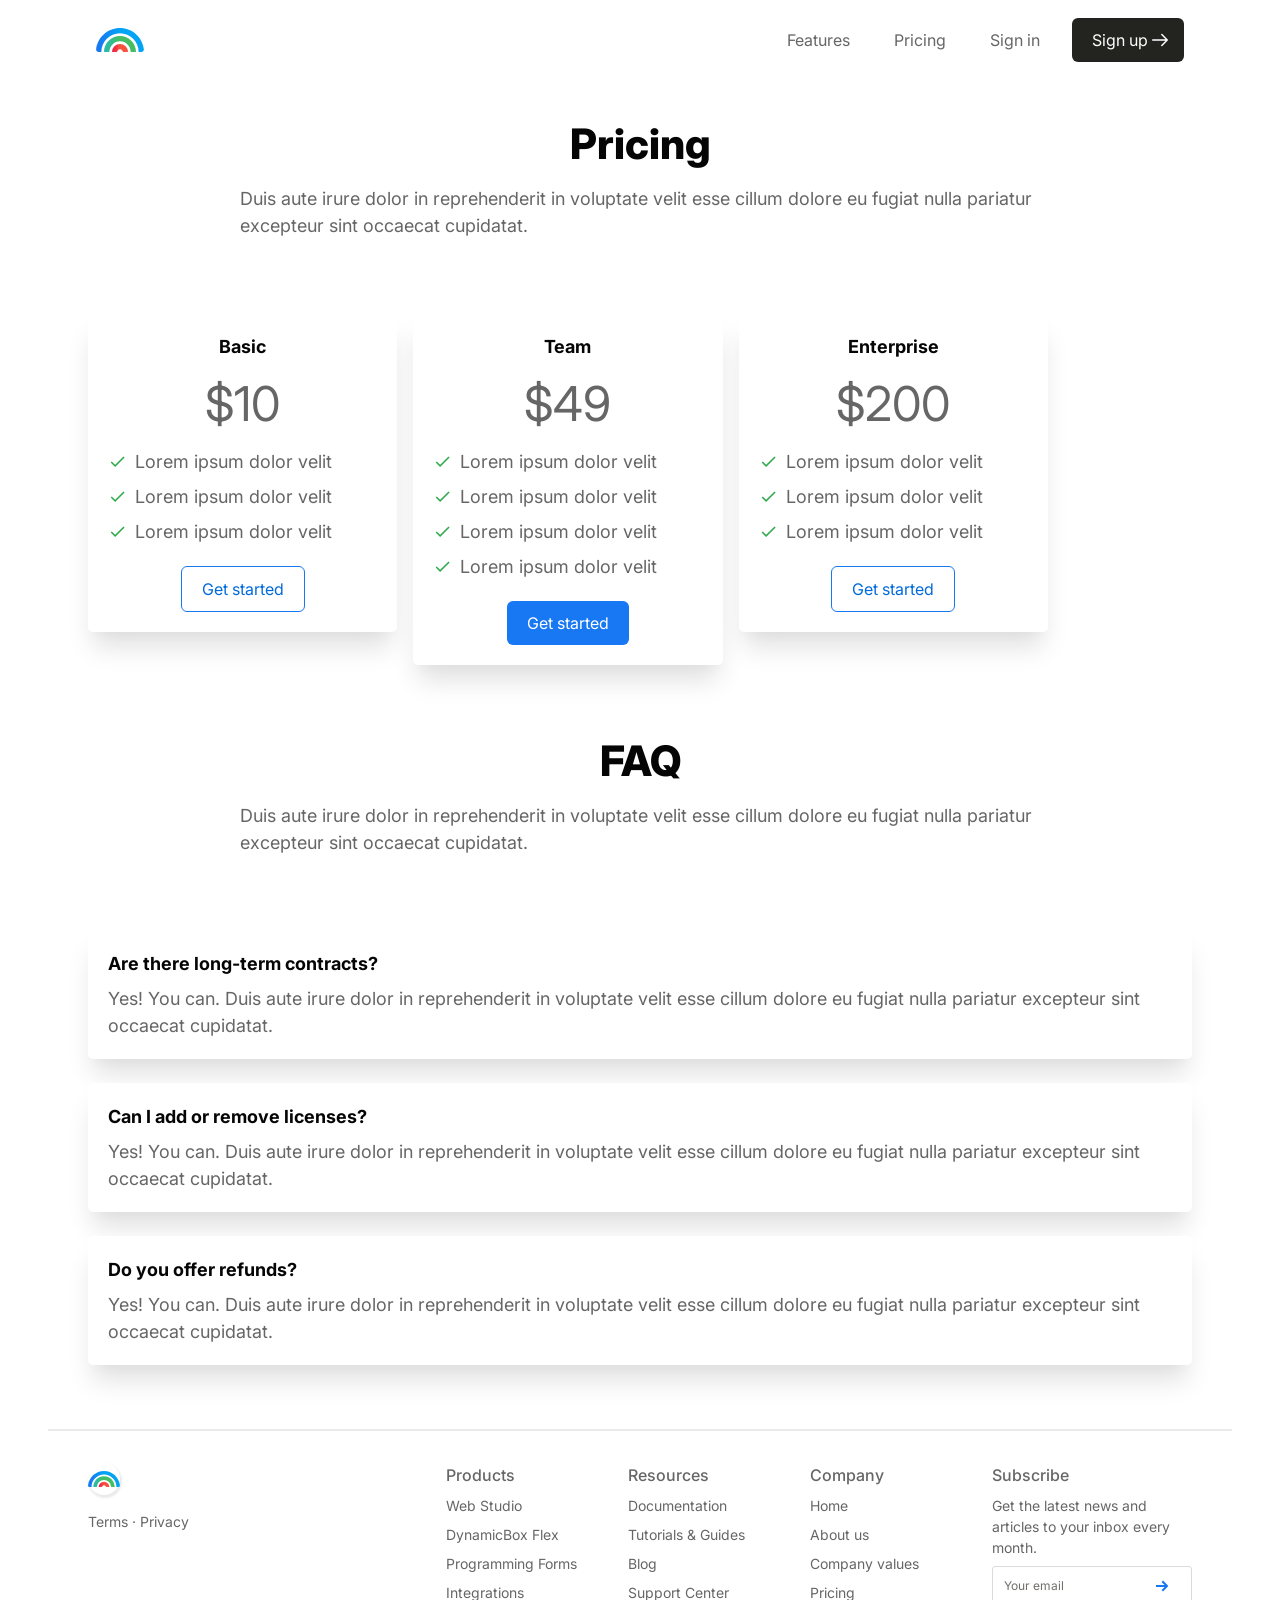
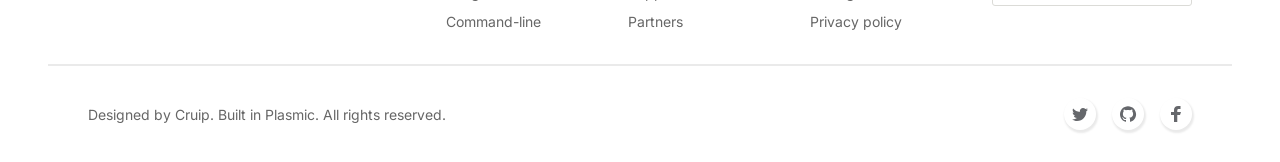
<file: pricing/index.html>
<!DOCTYPE html><html><head><meta charSet="utf-8"/><meta http-equiv="x-ua-compatible" content="ie=edge"/><meta name="viewport" content="width=device-width, initial-scale=1, shrink-to-fit=no"/><meta name="generator" content="Gatsby 4.13.1"/><style data-href="/styles.9fc032a0cfc923ff8376.css" data-identity="gatsby-global-css">@import url(https://fonts.googleapis.com/css2?family=Inter%3Aital%2Cwght%400%2C400%3B0%2C700&family=Poppins%3Aital%2Cwght%400%2C400%3B0%2C700&display=swap);@import url(https://fonts.googleapis.com/css2?family=Inter%3Aital%2Cwght%400%2C400%3B0%2C500%3B0%2C600%3B0%2C700%3B0%2C800%3B0%2C900&family=Inconsolata%3Aital%2Cwght%400%2C400%3B0%2C500%3B0%2C600%3B0%2C700%3B0%2C800%3B0%2C900&display=swap);.__wab_flex-container{align-self:stretch;display:flex;flex:1 1;pointer-events:none}.__wab_flex-container>*{pointer-events:auto}.__wab_slot{display:contents}.__wab_slot-string-wrapper{position:relative}.__wab_passthrough{display:contents}.__wab_img-wrapper{display:inherit;flex-direction:column;flex-shrink:0;overflow:hidden;position:relative}.__wab_passthrough>.__wab_img-wrapper,.__wab_slot>.__wab_img-wrapper{display:block}.__wab_img,.__wab_img-spacer-svg{border:none;display:block;margin:0;padding:0}.__wab_img{bottom:0;box-sizing:border-box;left:0;max-height:100%;max-width:100%;min-height:100%;min-width:100%;position:absolute;right:0;top:0;width:100%}.__wab_picture{display:contents}.plasmic_library_plasmic_color_type-module--plasmic_tokens--X2-Hn{--token-NEon4Y--Z:var(--token-bp_CxDNOQi9);--plasmic-token-l-type-text-g-00:var(--token-NEon4Y--Z);--token-6-9k9VEZ-:var(--token-T5L5Js4u0Cm);--plasmic-token-l-pri-text-g-20:var(--token-6-9k9VEZ-);--token-QQdIvJFj1:var(--token-2eUJTxCVL-C);--plasmic-token-l-pri-icon-g-30:var(--token-QQdIvJFj1);--token-yyaHFSf_c:var(--token-vPebB0QZhXB);--plasmic-token-l-sec-text-g-50:var(--token-yyaHFSf_c);--token-S2OvgLalS:var(--token-jBhCqxBbh1U);--plasmic-token-l-sec-icon-g-60:var(--token-S2OvgLalS);--token-eoKrlLGaw:var(--token-jBhCqxBbh1U);--plasmic-token-l-dis-text-g-60:var(--token-eoKrlLGaw);--token-5Zjzi6myY:var(--token-GpcED8_AcIn);--plasmic-token-l-dis-icon-g-80:var(--token-5Zjzi6myY);--token-4QM1pZKqI:var(--token-mfYPuA8TIiO);--plasmic-token-l-border-divider-g-90:var(--token-4QM1pZKqI);--token-3dsm_UqzX:var(--token-mfYPuA8TIiO);--plasmic-token-l-sec-button-active-g-90:var(--token-3dsm_UqzX);--token-ECewHnPLa:var(--token-mfYPuA8TIiO);--plasmic-token-l-sec-button-hover-g-90:var(--token-ECewHnPLa);--token-L89ExH6ks:var(--token-J4mdJYsm3rg);--plasmic-token-l-sec-button-idle-g-95:var(--token-L89ExH6ks);--token-aZB55lECH:var(--token-kfauf58rd4Jw);--plasmic-token-l-ter-flat-button-idle-w-100:var(--token-aZB55lECH);--token-v6LfSbn-y:var(--token-maWCPk1v_oCK);--plasmic-token-l-panel-bg-w-00:var(--token-v6LfSbn-y);--token-UHlbKybOG:var(--token-5ERNDT3JbAJ);--plasmic-token-d-type-text-g-100:var(--token-UHlbKybOG);--token-b6bbqecq5:var(--token-GpcED8_AcIn);--plasmic-token-d-pri-text-g-80:var(--token-b6bbqecq5);--token-WsLN08IMx:var(--token-TRf5pfsHwLE);--plasmic-token-d-pri-icon-g-70:var(--token-WsLN08IMx);--token-atlM-KLfh:var(--token-vPebB0QZhXB);--plasmic-token-d-sec-text-g-50:var(--token-atlM-KLfh);--token-_vo6-mmg5:var(--token-vaTuh5tFL3B);--plasmic-token-d-sec-icon-g-40:var(--token-_vo6-mmg5);--token-wfRuRexli:var(--token-2eUJTxCVL-C);--plasmic-token-d-dis-icon-g-30:var(--token-wfRuRexli);--token-dzXZ6pAO5:var(--token-4wGl4vODcpi);--plasmic-token-d-border-divider-g-15:var(--token-dzXZ6pAO5);--token-IJJ91hnWr:var(--token-4wGl4vODcpi);--plasmic-token-d-sec-button-active-g-15:var(--token-IJJ91hnWr);--token-yCchoBO7S:var(--token-4wGl4vODcpi);--plasmic-token-d-sec-button-hover-g-20:var(--token-yCchoBO7S);--token-0XeUy-lw_:var(--token-dph1wZ7NjV9);--plasmic-token-d-sec-button-idle-g-10:var(--token-0XeUy-lw_);--token-bybe1t4o_:var(--token-Abo-hB2iM8_F);--plasmic-token-d-ter-flat-button-idle-b-100:var(--token-bybe1t4o_);--token-js0Jm3Eqa:var(--token-T755mmytbnp);--plasmic-token-d-panel-bg-g-05:var(--token-js0Jm3Eqa);--token-bp_CxDNOQi9:#050505;--plasmic-token-spectrum-gray-00:var(--token-bp_CxDNOQi9);--token-T755mmytbnp:#0e0f0f;--plasmic-token-spectrum-gray-05:var(--token-T755mmytbnp);--token-dph1wZ7NjV9:#18191a;--plasmic-token-spectrum-gray-10:var(--token-dph1wZ7NjV9);--token-4wGl4vODcpi:#242526;--plasmic-token-spectrum-gray-15:var(--token-4wGl4vODcpi);--token-T5L5Js4u0Cm:#323436;--plasmic-token-spectrum-gray-20:var(--token-T5L5Js4u0Cm);--token-Pjd7dW5DABf:#3e4042;--plasmic-token-spectrum-gray-25:var(--token-Pjd7dW5DABf);--token-2eUJTxCVL-C:#4a4c4f;--plasmic-token-spectrum-gray-30:var(--token-2eUJTxCVL-C);--token-0CZnaBLeXRg:#56585c;--plasmic-token-spectrum-gray-35:var(--token-0CZnaBLeXRg);--token-vaTuh5tFL3B:#65676b;--plasmic-token-spectrum-gray-40:var(--token-vaTuh5tFL3B);--token-eZ1ct1nGV-R:#6e7175;--plasmic-token-spectrum-gray-45:var(--token-eZ1ct1nGV-R);--token-vPebB0QZhXB:#7a7d82;--plasmic-token-spectrum-gray-50:var(--token-vPebB0QZhXB);--token-VwtAjYRRGnQ:#8a8d91;--plasmic-token-spectrum-gray-55:var(--token-VwtAjYRRGnQ);--token-jBhCqxBbh1U:#96999e;--plasmic-token-spectrum-gray-60:var(--token-jBhCqxBbh1U);--token-ZwCmUzRS8Eq:#a4a7ab;--plasmic-token-spectrum-gray-65:var(--token-ZwCmUzRS8Eq);--token-TRf5pfsHwLE:#b0b3b8;--plasmic-token-spectrum-gray-70:var(--token-TRf5pfsHwLE);--token-zPC6v7PV_Ck:#bcc0c4;--plasmic-token-spectrum-gray-75:var(--token-zPC6v7PV_Ck);--token-GpcED8_AcIn:#c9ccd1;--plasmic-token-spectrum-gray-80:var(--token-GpcED8_AcIn);--token-gsiKoYUmNQ1:#d7dade;--plasmic-token-spectrum-gray-85:var(--token-gsiKoYUmNQ1);--token-mfYPuA8TIiO:#e4e6eb;--plasmic-token-spectrum-gray-90:var(--token-mfYPuA8TIiO);--token-J4mdJYsm3rg:#f0f2f5;--plasmic-token-spectrum-gray-95:var(--token-J4mdJYsm3rg);--token-5ERNDT3JbAJ:#f5f7fa;--plasmic-token-spectrum-gray-100:var(--token-5ERNDT3JbAJ);--token-e9-dFTyQwF5:#000b1b;--plasmic-token-spectrum-blue-00:var(--token-e9-dFTyQwF5);--token--Jsr4E42hW_:#011330;--plasmic-token-spectrum-blue-05:var(--token--Jsr4E42hW_);--token-5F-5VQv6KIt:#00193d;--plasmic-token-spectrum-blue-10:var(--token-5F-5VQv6KIt);--token-vrUg5AsbI50:#05214d;--plasmic-token-spectrum-blue-15:var(--token-vrUg5AsbI50);--token-d8dV-mCRCeN:#07316d;--plasmic-token-spectrum-blue-20:var(--token-d8dV-mCRCeN);--token-t_D20t2g59x:#083e89;--plasmic-token-spectrum-blue-25:var(--token-t_D20t2g59x);--token-V_YeIlhlGJB:#0e499c;--plasmic-token-spectrum-blue-30:var(--token-V_YeIlhlGJB);--token-PV1M_BXTQ-O:#1455b0;--plasmic-token-spectrum-blue-35:var(--token-PV1M_BXTQ-O);--token-XwpJY1cPVQ2:#1763cf;--plasmic-token-spectrum-blue-40:var(--token-XwpJY1cPVQ2);--token-TSmp2czi_eC:#216fdb;--plasmic-token-spectrum-blue-45:var(--token-TSmp2czi_eC);--token-p-fCTrfjtL4:#1877f2;--plasmic-token-spectrum-blue-50:var(--token-p-fCTrfjtL4);--token-W_zg1zbEOX5:#2d88ff;--plasmic-token-spectrum-blue-55:var(--token-W_zg1zbEOX5);--token-zvzXM_xtXwX:#4599ff;--plasmic-token-spectrum-blue-60:var(--token-zvzXM_xtXwX);--token-6ngi-EmWW9L:#5faaff;--plasmic-token-spectrum-blue-65:var(--token-6ngi-EmWW9L);--token-mJlYp7A417I:#76b6ff;--plasmic-token-spectrum-blue-70:var(--token-mJlYp7A417I);--token-mSoS3SJzfa8:#91c3ff;--plasmic-token-spectrum-blue-75:var(--token-mSoS3SJzfa8);--token-3LV_DaWk8mI:#a8d1ff;--plasmic-token-spectrum-blue-80:var(--token-3LV_DaWk8mI);--token-mOtfz5FFI41:#badaff;--plasmic-token-spectrum-blue-85:var(--token-mOtfz5FFI41);--token-NCml2bz5oJG:#cde5ff;--plasmic-token-spectrum-blue-90:var(--token-NCml2bz5oJG);--token-GzJX13t1i6P:#e7f3ff;--plasmic-token-spectrum-blue-95:var(--token-GzJX13t1i6P);--token-NI7k37YiuK8:#f4faff;--plasmic-token-spectrum-blue-100:var(--token-NI7k37YiuK8);--token-y9Bh92YbVK5:#001021;--plasmic-token-spectrum-cyan-00:var(--token-y9Bh92YbVK5);--token-DNhSCHY-0ja:#00172e;--plasmic-token-spectrum-cyan-05:var(--token-DNhSCHY-0ja);--token-fmSFCLO0qkK:#002140;--plasmic-token-spectrum-cyan-10:var(--token-fmSFCLO0qkK);--token-iRUvHOggag1:#00294d;--plasmic-token-spectrum-cyan-15:var(--token-iRUvHOggag1);--token-fuOlnHkDJkX:#00355e;--plasmic-token-spectrum-cyan-20:var(--token-fuOlnHkDJkX);--token-sunbrbBa2wC:#00487c;--plasmic-token-spectrum-cyan-25:var(--token-sunbrbBa2wC);--token-htNuilQFhI7:#00548c;--plasmic-token-spectrum-cyan-30:var(--token-htNuilQFhI7);--token-QOLO_j_mp22:#00629e;--plasmic-token-spectrum-cyan-35:var(--token-QOLO_j_mp22);--token-iMI1gRqCCAG:#006ead;--plasmic-token-spectrum-cyan-40:var(--token-iMI1gRqCCAG);--token-2AaxpihagxH:#0081c1;--plasmic-token-spectrum-cyan-45:var(--token-2AaxpihagxH);--token-yKXmGnP3Nte:#008bd0;--plasmic-token-spectrum-cyan-50:var(--token-yKXmGnP3Nte);--token-7t3bUsmR2G1:#0099e6;--plasmic-token-spectrum-cyan-55:var(--token-7t3bUsmR2G1);--token-eI5XVwQOs8t:#04a4f4;--plasmic-token-spectrum-cyan-60:var(--token-eI5XVwQOs8t);--token-8klLkRaFR96:#26b7ff;--plasmic-token-spectrum-cyan-65:var(--token-8klLkRaFR96);--token-P2GhlSti3mm:#4fc4fb;--plasmic-token-spectrum-cyan-70:var(--token-P2GhlSti3mm);--token-JPQzRqZRPI6:#6ed1ff;--plasmic-token-spectrum-cyan-75:var(--token-JPQzRqZRPI6);--token-goIDDUrSACn:#86daff;--plasmic-token-spectrum-cyan-80:var(--token-goIDDUrSACn);--token-yoeM7EjC1fw:#a3e6ff;--plasmic-token-spectrum-cyan-85:var(--token-yoeM7EjC1fw);--token-9hJgiHiPfM_:#c6efff;--plasmic-token-spectrum-cyan-90:var(--token-9hJgiHiPfM_);--token-ro4OjMDnNRi:#e0f7ff;--plasmic-token-spectrum-cyan-95:var(--token-ro4OjMDnNRi);--token-9itojFQKF7n:#f5fdff;--plasmic-token-spectrum-cyan-100:var(--token-9itojFQKF7n);--token-_5cyN1DbqZ0:#001412;--plasmic-token-spectrum-teal-00:var(--token-_5cyN1DbqZ0);--token-22kIxDk0aIa:#001b18;--plasmic-token-spectrum-teal-05:var(--token-22kIxDk0aIa);--token-UhZswNMZ-Jv:#002722;--plasmic-token-spectrum-teal-10:var(--token-UhZswNMZ-Jv);--token-Ma724vkmYNu:#03352e;--plasmic-token-spectrum-teal-15:var(--token-Ma724vkmYNu);--token-GilDpuJe4KJ:#06433a;--plasmic-token-spectrum-teal-20:var(--token-GilDpuJe4KJ);--token-WgoOSKm7hjj:#085147;--plasmic-token-spectrum-teal-25:var(--token-WgoOSKm7hjj);--token-kXyCtlx2_je:#085e52;--plasmic-token-spectrum-teal-30:var(--token-kXyCtlx2_je);--token-BQ8RkOCiVan:#006e5f;--plasmic-token-spectrum-teal-35:var(--token-BQ8RkOCiVan);--token-3qpNm-Exccn:#027f6e;--plasmic-token-spectrum-teal-40:var(--token-3qpNm-Exccn);--token-PWKRehLxC2d:#038e7b;--plasmic-token-spectrum-teal-45:var(--token-PWKRehLxC2d);--token-WArk1F2mzlv:#099e89;--plasmic-token-spectrum-teal-50:var(--token-WArk1F2mzlv);--token-BfHI_MbEDkJ:#0eac96;--plasmic-token-spectrum-teal-55:var(--token-BfHI_MbEDkJ);--token-9cWUWJecWJ5:#2abba7;--plasmic-token-spectrum-teal-60:var(--token-9cWUWJecWJ5);--token-gT8g27-U2FL:#30c8b4;--plasmic-token-spectrum-teal-65:var(--token-gT8g27-U2FL);--token-F3MhjcPmMKu:#43d1be;--plasmic-token-spectrum-teal-70:var(--token-F3MhjcPmMKu);--token-KCUYT689Q5o:#79dacd;--plasmic-token-spectrum-teal-75:var(--token-KCUYT689Q5o);--token-7hFN9j8gzk-:#95e4d9;--plasmic-token-spectrum-teal-80:var(--token-7hFN9j8gzk-);--token-Jlp18DIKL87:#b5f1e9;--plasmic-token-spectrum-teal-85:var(--token-Jlp18DIKL87);--token-m6gRzgjRheQ:#d0f7f2;--plasmic-token-spectrum-teal-90:var(--token-m6gRzgjRheQ);--token-wUUFmxQnNSa:#e3f9f6;--plasmic-token-spectrum-teal-95:var(--token-wUUFmxQnNSa);--token-nmKvx8-EPRf:#f0fcfb;--plasmic-token-spectrum-teal-100:var(--token-nmKvx8-EPRf);--token--mScoqg4oX4:#041708;--plasmic-token-spectrum-green-00:var(--token--mScoqg4oX4);--token-8R0QVMrjdJ2:#08200d;--plasmic-token-spectrum-green-05:var(--token-8R0QVMrjdJ2);--token-ah8KS31e7NV:#0c2812;--plasmic-token-spectrum-green-10:var(--token-ah8KS31e7NV);--token-c3WSMhPICgq:#103719;--plasmic-token-spectrum-green-15:var(--token-c3WSMhPICgq);--token-6nuMN7bCKet:#184723;--plasmic-token-spectrum-green-20:var(--token-6nuMN7bCKet);--token-jg-C8t046F0:#195527;--plasmic-token-spectrum-green-25:var(--token-jg-C8t046F0);--token-VDlEEijoqXR:#1d632e;--plasmic-token-spectrum-green-30:var(--token-VDlEEijoqXR);--token-Qj37rl18KWM:#257539;--plasmic-token-spectrum-green-35:var(--token-Qj37rl18KWM);--token-QYnuiG8aPE3:#24853c;--plasmic-token-spectrum-green-40:var(--token-QYnuiG8aPE3);--token-yErWpZvXqXt:#2a9142;--plasmic-token-spectrum-green-45:var(--token-yErWpZvXqXt);--token-h7X-5Dh5s6d:#31a24c;--plasmic-token-spectrum-green-50:var(--token-h7X-5Dh5s6d);--token-PUfHqE8XdOd:#32ab4f;--plasmic-token-spectrum-green-55:var(--token-PUfHqE8XdOd);--token-NEdiZacoLfV:#45bd62;--plasmic-token-spectrum-green-60:var(--token-NEdiZacoLfV);--token-yj-VHfapQL1:#51ce70;--plasmic-token-spectrum-green-65:var(--token-yj-VHfapQL1);--token-vaiH0GEC8Ah:#68da84;--plasmic-token-spectrum-green-70:var(--token-vaiH0GEC8Ah);--token-yPprYoaZEvI:#88e39f;--plasmic-token-spectrum-green-75:var(--token-yPprYoaZEvI);--token-DMhxhco7ehd:#a3e6b5;--plasmic-token-spectrum-green-80:var(--token-DMhxhco7ehd);--token-3K75WzHjhWk:#bcf3cb;--plasmic-token-spectrum-green-85:var(--token-3K75WzHjhWk);--token-FTw-ehjo-QU:#cbf9d7;--plasmic-token-spectrum-green-90:var(--token-FTw-ehjo-QU);--token-9bovyZikTcr:#ddfbe5;--plasmic-token-spectrum-green-95:var(--token-9bovyZikTcr);--token-7Yxw1_ohuxh:#effff3;--plasmic-token-spectrum-green-100:var(--token-7Yxw1_ohuxh);--token-BwRB5smSSms:#2a1000;--plasmic-token-spectrum-yellow-00:var(--token-BwRB5smSSms);--token-JDaRvhlCsXx:#381601;--plasmic-token-spectrum-yellow-05:var(--token-JDaRvhlCsXx);--token-WhbkJg3D4Qd:#4a1f00;--plasmic-token-spectrum-yellow-10:var(--token-WhbkJg3D4Qd);--token-3C2rLwsRbdp:#5f2800;--plasmic-token-spectrum-yellow-15:var(--token-3C2rLwsRbdp);--token-xtXdFFmuhp1F:#783301;--plasmic-token-spectrum-yellow-20:var(--token-xtXdFFmuhp1F);--token-u2kedaudR8bP:#9c4300;--plasmic-token-spectrum-yellow-25:var(--token-u2kedaudR8bP);--token-s-R9IRq5T4nK:#b55400;--plasmic-token-spectrum-yellow-30:var(--token-s-R9IRq5T4nK);--token-lWt9IGYih6QF:#c56109;--plasmic-token-spectrum-yellow-35:var(--token-lWt9IGYih6QF);--token-30EvLWB_wwaf:#d16f14;--plasmic-token-spectrum-yellow-40:var(--token-30EvLWB_wwaf);--token-GcwBAJtdG3Xn:#da8600;--plasmic-token-spectrum-yellow-45:var(--token-GcwBAJtdG3Xn);--token-R8KoXnAKuOzE:#e69710;--plasmic-token-spectrum-yellow-50:var(--token-R8KoXnAKuOzE);--token-7mnmJczFvgQl:#f1a817;--plasmic-token-spectrum-yellow-55:var(--token-7mnmJczFvgQl);--token-Wcxphanqg_td:#f7b928;--plasmic-token-spectrum-yellow-60:var(--token-Wcxphanqg_td);--token-dDlXGr70ZWMM:#fcc12b;--plasmic-token-spectrum-yellow-65:var(--token-dDlXGr70ZWMM);--token-Y4S3kOT-8OhA:#ffce2e;--plasmic-token-spectrum-yellow-70:var(--token-Y4S3kOT-8OhA);--token-StPzu-zvNckv:#ffd745;--plasmic-token-spectrum-yellow-75:var(--token-StPzu-zvNckv);--token-bEsNbrm_BiTk:#ffdf61;--plasmic-token-spectrum-yellow-80:var(--token-bEsNbrm_BiTk);--token-9n9SgRMXP338:#ffec81;--plasmic-token-spectrum-yellow-85:var(--token-9n9SgRMXP338);--token-lanLFf_SczBI:#fff2a6;--plasmic-token-spectrum-yellow-90:var(--token-lanLFf_SczBI);--token-omXnNA4qxtAT:#fff9d1;--plasmic-token-spectrum-yellow-95:var(--token-omXnNA4qxtAT);--token-GQwoduWrvOJY:#fffdf2;--plasmic-token-spectrum-yellow-100:var(--token-GQwoduWrvOJY);--token-jUUszkQqhF05:#291100;--plasmic-token-spectrum-orange-00:var(--token-jUUszkQqhF05);--token-K9MoKRQxn5q3:#381501;--plasmic-token-spectrum-orange-05:var(--token-K9MoKRQxn5q3);--token-FcPp052ELCXS:#4a1b00;--plasmic-token-spectrum-orange-10:var(--token-FcPp052ELCXS);--token-cwzRZhlU7HQz:#7a2103;--plasmic-token-spectrum-orange-15:var(--token-cwzRZhlU7HQz);--token-4i48xdmz3-Hu:#982d00;--plasmic-token-spectrum-orange-20:var(--token-4i48xdmz3-Hu);--token-6G14aJS7Wpi8:#ab3a02;--plasmic-token-spectrum-orange-25:var(--token-6G14aJS7Wpi8);--token-2jyeDxSNo1FQ:#c24400;--plasmic-token-spectrum-orange-30:var(--token-2jyeDxSNo1FQ);--token-ivwHhC8R8DVT:#d44e06;--plasmic-token-spectrum-orange-35:var(--token-ivwHhC8R8DVT);--token-uoVRyvJZCiCV:#eb630e;--plasmic-token-spectrum-orange-40:var(--token-uoVRyvJZCiCV);--token--MnlIGTySoD4:#f0701a;--plasmic-token-spectrum-orange-45:var(--token--MnlIGTySoD4);--token-FPKbzT8uY-pb:#fb7c22;--plasmic-token-spectrum-orange-50:var(--token-FPKbzT8uY-pb);--token-_tD3YlpmSRSw:#ff892f;--plasmic-token-spectrum-orange-55:var(--token-_tD3YlpmSRSw);--token-oy-e2YroYVbl:#ff9831;--plasmic-token-spectrum-orange-60:var(--token-oy-e2YroYVbl);--token-it-aGjEUQ3Zj:#ffa545;--plasmic-token-spectrum-orange-65:var(--token-it-aGjEUQ3Zj);--token--NdqT2OstqhO:#ffac59;--plasmic-token-spectrum-orange-70:var(--token--NdqT2OstqhO);--token-TVaxsGEPLD5y:#ffb973;--plasmic-token-spectrum-orange-75:var(--token-TVaxsGEPLD5y);--token-EQV-vZlLXXKG:#ffc285;--plasmic-token-spectrum-orange-80:var(--token-EQV-vZlLXXKG);--token-YIpWG3CY3qX0:#fc9;--plasmic-token-spectrum-orange-85:var(--token-YIpWG3CY3qX0);--token-hqwXvSbQU7tA:#ffdbb7;--plasmic-token-spectrum-orange-90:var(--token-hqwXvSbQU7tA);--token-3YKfcu7eywe6:#ffe9d4;--plasmic-token-spectrum-orange-95:var(--token-3YKfcu7eywe6);--token-8sS9cMRZcuTo:#fff6ed;--plasmic-token-spectrum-orange-100:var(--token-8sS9cMRZcuTo);--token-L-VuRjpNvvIU:#320701;--plasmic-token-spectrum-coral-00:var(--token-L-VuRjpNvvIU);--token-2pr06AkQWJ9S:#4a0900;--plasmic-token-spectrum-coral-05:var(--token-2pr06AkQWJ9S);--token-oWct2cJ9s6Jy:#590b01;--plasmic-token-spectrum-coral-10:var(--token-oWct2cJ9s6Jy);--token-0wNzpOkfaeR3:#7a1609;--plasmic-token-spectrum-coral-15:var(--token-0wNzpOkfaeR3);--token-hAbPtm07Y4Nj:#981f0f;--plasmic-token-spectrum-coral-20:var(--token-hAbPtm07Y4Nj);--token-OnPZRslUy0Tw:#aa2312;--plasmic-token-spectrum-coral-25:var(--token-OnPZRslUy0Tw);--token-ULesvY2thYQS:#bf2a18;--plasmic-token-spectrum-coral-30:var(--token-ULesvY2thYQS);--token-jz90KSwvql8Y:#d4311c;--plasmic-token-spectrum-coral-35:var(--token-jz90KSwvql8Y);--token-WTGg9WgD8OW_:#e03e28;--plasmic-token-spectrum-coral-40:var(--token-WTGg9WgD8OW_);--token-xy6bgT6shZpj:#ed4a34;--plasmic-token-spectrum-coral-45:var(--token-xy6bgT6shZpj);--token-pVFLnMThXoWY:#f5533d;--plasmic-token-spectrum-coral-50:var(--token-pVFLnMThXoWY);--token-72YZYi8iC-aQ:#ff6854;--plasmic-token-spectrum-coral-55:var(--token-72YZYi8iC-aQ);--token-a_yO91dRqLjy:#ff7a69;--plasmic-token-spectrum-coral-60:var(--token-a_yO91dRqLjy);--token-isWvn3V3B47F:#ff9082;--plasmic-token-spectrum-coral-65:var(--token-isWvn3V3B47F);--token-5Ni--L6qzPZH:#ff9e91;--plasmic-token-spectrum-coral-70:var(--token-5Ni--L6qzPZH);--token-Sv6gKBU6YRf1:#ffaca1;--plasmic-token-spectrum-coral-75:var(--token-Sv6gKBU6YRf1);--token-kRpu_Gmxxq5A:#ffbab0;--plasmic-token-spectrum-coral-80:var(--token-kRpu_Gmxxq5A);--token-O-_kuWXKoTZI:#ffcac2;--plasmic-token-spectrum-coral-85:var(--token-O-_kuWXKoTZI);--token-Dv1Ei_CRKdk5:#ffd6d1;--plasmic-token-spectrum-coral-90:var(--token-Dv1Ei_CRKdk5);--token-Fjq_7SBXWb--:#ffe6e3;--plasmic-token-spectrum-coral-95:var(--token-Fjq_7SBXWb--);--token-1SW1z3KgQNqu:#fff4f2;--plasmic-token-spectrum-coral-100:var(--token-1SW1z3KgQNqu);--token-nsZPQWiSh3qB:#3d000a;--plasmic-token-spectrum-red-00:var(--token-nsZPQWiSh3qB);--token-aYWjCONS5p8z:#50010e;--plasmic-token-spectrum-red-05:var(--token-aYWjCONS5p8z);--token-cqLopCkFNMvz:#630111;--plasmic-token-spectrum-red-10:var(--token-cqLopCkFNMvz);--token-O9wbgnulNstm:#820318;--plasmic-token-spectrum-red-15:var(--token-O9wbgnulNstm);--token-RJCO_mNprqXJ:#a50326;--plasmic-token-spectrum-red-20:var(--token-RJCO_mNprqXJ);--token-_VI3go6JORoJ:#bd0d2a;--plasmic-token-spectrum-red-25:var(--token-_VI3go6JORoJ);--token-V-9pSVr73ZLs:#d31e3c;--plasmic-token-spectrum-red-30:var(--token-V-9pSVr73ZLs);--token-5WYCQ42X6zbk:#e41e3f;--plasmic-token-spectrum-red-35:var(--token-5WYCQ42X6zbk);--token-VceSq-t-hA6m:#f02849;--plasmic-token-spectrum-red-40:var(--token-VceSq-t-hA6m);--token-PB6RFS1UZi5y:#f3425f;--plasmic-token-spectrum-red-45:var(--token-PB6RFS1UZi5y);--token-NdhJ0-Yhk2xd:#fc5776;--plasmic-token-spectrum-red-50:var(--token-NdhJ0-Yhk2xd);--token-L6bB4uyVQ9Dz:#fc6d87;--plasmic-token-spectrum-red-55:var(--token-L6bB4uyVQ9Dz);--token-JHS7XJmZLJ20:#ff859f;--plasmic-token-spectrum-red-60:var(--token-JHS7XJmZLJ20);--token-N_tuyV5y2J1b:#fe93ab;--plasmic-token-spectrum-red-65:var(--token-N_tuyV5y2J1b);--token-ua_3NFCbOgIq:#ff9eb3;--plasmic-token-spectrum-red-70:var(--token-ua_3NFCbOgIq);--token-jfKUenkvbEm6:#ffadc6;--plasmic-token-spectrum-red-75:var(--token-jfKUenkvbEm6);--token-za12eq5c0P_6:#ffbdd3;--plasmic-token-spectrum-red-80:var(--token-za12eq5c0P_6);--token-WAD60TteQSoY:#ffc7db;--plasmic-token-spectrum-red-85:var(--token-WAD60TteQSoY);--token-JOGM3OXwEPBG:#ffd9e7;--plasmic-token-spectrum-red-90:var(--token-JOGM3OXwEPBG);--token-PUZuTwdwl0b-:#ffe6ef;--plasmic-token-spectrum-red-95:var(--token-PUZuTwdwl0b-);--token-frV4y1YFeOzn:#fff2f7;--plasmic-token-spectrum-red-100:var(--token-frV4y1YFeOzn);--token-FJZOBD9bZVs3:#400129;--plasmic-token-spectrum-pink-00:var(--token-FJZOBD9bZVs3);--token-ES0LDgQozg_D:#540031;--plasmic-token-spectrum-pink-05:var(--token-ES0LDgQozg_D);--token-uJeO4pOKUCec:#68013d;--plasmic-token-spectrum-pink-10:var(--token-uJeO4pOKUCec);--token-JXK77FpHbDR-:#850550;--plasmic-token-spectrum-pink-15:var(--token-JXK77FpHbDR-);--token-oO-B26XCKyEw:#a30a63;--plasmic-token-spectrum-pink-20:var(--token-oO-B26XCKyEw);--token-MPmBeHb0kFK4:#bf0f76;--plasmic-token-spectrum-pink-25:var(--token-MPmBeHb0kFK4);--token-xpqb2gIetIwX:#db1a8b;--plasmic-token-spectrum-pink-30:var(--token-xpqb2gIetIwX);--token-yzvkTl4QFt3h:#e42c97;--plasmic-token-spectrum-pink-35:var(--token-yzvkTl4QFt3h);--token-HLDvDcrQsnJB:#ed41a5;--plasmic-token-spectrum-pink-40:var(--token-HLDvDcrQsnJB);--token-TWY2CtCUhDWt:#f857b4;--plasmic-token-spectrum-pink-45:var(--token-TWY2CtCUhDWt);--token-JwjM4lx8p2A8:#ff66bf;--plasmic-token-spectrum-pink-50:var(--token-JwjM4lx8p2A8);--token-FaES7QPeehXH:#fc7bc6;--plasmic-token-spectrum-pink-55:var(--token-FaES7QPeehXH);--token-x_gXbfeuHvQs:#f889d3;--plasmic-token-spectrum-pink-60:var(--token-x_gXbfeuHvQs);--token-MToatPLpyKS9:#ff94d8;--plasmic-token-spectrum-pink-65:var(--token-MToatPLpyKS9);--token-UgvHX1ZCOGYw:#ff9edf;--plasmic-token-spectrum-pink-70:var(--token-UgvHX1ZCOGYw);--token-rDwY_aRrN_aU:#ffade4;--plasmic-token-spectrum-pink-75:var(--token-rDwY_aRrN_aU);--token-9nJ-Cq0Rz3Sd:#ffbde9;--plasmic-token-spectrum-pink-80:var(--token-9nJ-Cq0Rz3Sd);--token-77-YBPYPRBHe:#ffc7ec;--plasmic-token-spectrum-pink-85:var(--token-77-YBPYPRBHe);--token-cLXX7vJtl2nB:#ffd9f2;--plasmic-token-spectrum-pink-90:var(--token-cLXX7vJtl2nB);--token-61ppnxUeEN7r:#ffe6f7;--plasmic-token-spectrum-pink-95:var(--token-61ppnxUeEN7r);--token-82Gq7BKcFt6f:#fff2fb;--plasmic-token-spectrum-pink-100:var(--token-82Gq7BKcFt6f);--token-mgbhBhpJSBtR:#180341;--plasmic-token-spectrum-purple-00:var(--token-mgbhBhpJSBtR);--token-dpxDUAYFnNEO:#220855;--plasmic-token-spectrum-purple-05:var(--token-dpxDUAYFnNEO);--token-oilRLrio2JQj:#310f75;--plasmic-token-spectrum-purple-10:var(--token-oilRLrio2JQj);--token-UzFClOJdB0Ak:#3f1691;--plasmic-token-spectrum-purple-15:var(--token-UzFClOJdB0Ak);--token-bpOmjvFsd4w7:#4b1aad;--plasmic-token-spectrum-purple-20:var(--token-bpOmjvFsd4w7);--token-rIih8wZ2nsYL:#5a24c7;--plasmic-token-spectrum-purple-25:var(--token-rIih8wZ2nsYL);--token-o8E74APkKCqn:#622ad2;--plasmic-token-spectrum-purple-30:var(--token-o8E74APkKCqn);--token-eGNikobF_fZh:#6a30dd;--plasmic-token-spectrum-purple-35:var(--token-eGNikobF_fZh);--token-j66tZMkmScX9:#763ee6;--plasmic-token-spectrum-purple-40:var(--token-j66tZMkmScX9);--token-TofnYUvxKNBJ:#814de7;--plasmic-token-spectrum-purple-45:var(--token-TofnYUvxKNBJ);--token-oFzCaguTc-Gg:#9360f7;--plasmic-token-spectrum-purple-50:var(--token-oFzCaguTc-Gg);--token-LE-Jk52ee3E4:#9d6dfc;--plasmic-token-spectrum-purple-55:var(--token-LE-Jk52ee3E4);--token-lH2nrqv_zgU3:#a87cff;--plasmic-token-spectrum-purple-60:var(--token-lH2nrqv_zgU3);--token-VraALBsOx5Zj:#b290f5;--plasmic-token-spectrum-purple-65:var(--token-VraALBsOx5Zj);--token-W6uwm_0vjacp:#bea0fa;--plasmic-token-spectrum-purple-70:var(--token-W6uwm_0vjacp);--token-4psULaf-9HSo:#c8b2f7;--plasmic-token-spectrum-purple-75:var(--token-4psULaf-9HSo);--token-N4TnpPSWsLL_:#d5c2ff;--plasmic-token-spectrum-purple-80:var(--token-N4TnpPSWsLL_);--token-rqOpOzbFMxRT:#dcf;--plasmic-token-spectrum-purple-85:var(--token-rqOpOzbFMxRT);--token-nBDS_ep4caTe:#e5d9ff;--plasmic-token-spectrum-purple-90:var(--token-nBDS_ep4caTe);--token-BubW0ZvMaYye:#efe8ff;--plasmic-token-spectrum-purple-95:var(--token-BubW0ZvMaYye);--token-zDoVXTx27udG:#f8f5ff;--plasmic-token-spectrum-purple-100:var(--token-zDoVXTx27udG);--token-Hr1egt3PkNIr:#000;--plasmic-token-alpha-black-00:var(--token-Hr1egt3PkNIr);--token-IMyM_1NPNPjH:rgba(0,0,0,.95);--plasmic-token-alpha-black-05:var(--token-IMyM_1NPNPjH);--token-ChmjNJ38FAuV:rgba(0,0,0,.9);--plasmic-token-alpha-black-10:var(--token-ChmjNJ38FAuV);--token-FljSoDZPCz_O:rgba(0,0,0,.85);--plasmic-token-alpha-black-15:var(--token-FljSoDZPCz_O);--token-7SxYpZBVArlL:rgba(0,0,0,.8);--plasmic-token-alpha-black-20:var(--token-7SxYpZBVArlL);--token-HltjYGlOtO2O:rgba(0,0,0,.75);--plasmic-token-alpha-black-25:var(--token-HltjYGlOtO2O);--token-Xb8TvaImqxGW:rgba(0,0,0,.7);--plasmic-token-alpha-black-30:var(--token-Xb8TvaImqxGW);--token-eJcIAtpRoR9D:rgba(0,0,0,.65);--plasmic-token-alpha-black-35:var(--token-eJcIAtpRoR9D);--token-rovgTji9SIx8:rgba(0,0,0,.6);--plasmic-token-alpha-black-40:var(--token-rovgTji9SIx8);--token-vaQGjo_c8nrH:rgba(0,0,0,.55);--plasmic-token-alpha-black-45:var(--token-vaQGjo_c8nrH);--token-nIMUVZsFLWJm:rgba(0,0,0,.5);--plasmic-token-alpha-black-50:var(--token-nIMUVZsFLWJm);--token-E1V3Dd7vKSZg:rgba(0,0,0,.45);--plasmic-token-alpha-black-55:var(--token-E1V3Dd7vKSZg);--token-Lppy2DB30yK3:rgba(0,0,0,.4);--plasmic-token-alpha-black-60:var(--token-Lppy2DB30yK3);--token-hy2i1C6RZlH4:rgba(0,0,0,.35);--plasmic-token-alpha-black-65:var(--token-hy2i1C6RZlH4);--token-5zxreUaEBWxr:rgba(0,0,0,.3);--plasmic-token-alpha-black-70:var(--token-5zxreUaEBWxr);--token-6tLQ6ukh8kJw:rgba(0,0,0,.25);--plasmic-token-alpha-black-75:var(--token-6tLQ6ukh8kJw);--token-hgub0LriYmoI:rgba(0,0,0,.2);--plasmic-token-alpha-black-80:var(--token-hgub0LriYmoI);--token-OOswLOta7uV3:rgba(0,0,0,.15);--plasmic-token-alpha-black-85:var(--token-OOswLOta7uV3);--token-9AWN-rYzsFoW:rgba(0,0,0,.1);--plasmic-token-alpha-black-90:var(--token-9AWN-rYzsFoW);--token-bwNWpmaBjHw_:rgba(0,0,0,.05);--plasmic-token-alpha-black-95:var(--token-bwNWpmaBjHw_);--token-Abo-hB2iM8_F:transparent;--plasmic-token-alpha-black-100:var(--token-Abo-hB2iM8_F);--token-maWCPk1v_oCK:#fff;--plasmic-token-alpha-white-00:var(--token-maWCPk1v_oCK);--token-wIwgUk-cAJyL:hsla(0,0%,100%,.95);--plasmic-token-alpha-white-05:var(--token-wIwgUk-cAJyL);--token-LJZC6mTRXO7-:hsla(0,0%,100%,.9);--plasmic-token-alpha-white-10:var(--token-LJZC6mTRXO7-);--token-hv4MJvrl7n9u:hsla(0,0%,100%,.85);--plasmic-token-alpha-white-15:var(--token-hv4MJvrl7n9u);--token-YZRlyvrgcoVq:hsla(0,0%,100%,.8);--plasmic-token-alpha-white-20:var(--token-YZRlyvrgcoVq);--token-DTXp8dXhEezW:hsla(0,0%,100%,.75);--plasmic-token-alpha-white-25:var(--token-DTXp8dXhEezW);--token-kstqMq6waVmu:hsla(0,0%,100%,.7);--plasmic-token-alpha-white-30:var(--token-kstqMq6waVmu);--token-tZ7Lot32IHBH:hsla(0,0%,100%,.65);--plasmic-token-alpha-white-35:var(--token-tZ7Lot32IHBH);--token-Sf4IDXdWh0fQ:hsla(0,0%,100%,.6);--plasmic-token-alpha-white-40:var(--token-Sf4IDXdWh0fQ);--token-vv9sjWHNyK3U:hsla(0,0%,100%,.55);--plasmic-token-alpha-white-45:var(--token-vv9sjWHNyK3U);--token-dPp0q968UKXc:hsla(0,0%,100%,.5);--plasmic-token-alpha-white-50:var(--token-dPp0q968UKXc);--token-UTJZ8fnU3F3W:hsla(0,0%,100%,.45);--plasmic-token-alpha-white-55:var(--token-UTJZ8fnU3F3W);--token-1pyew84W1_tG:hsla(0,0%,100%,.4);--plasmic-token-alpha-white-60:var(--token-1pyew84W1_tG);--token-Y8ENqyF2vsIq:hsla(0,0%,100%,.35);--plasmic-token-alpha-white-65:var(--token-Y8ENqyF2vsIq);--token-kmvCo0Xo0JsF:hsla(0,0%,100%,.3);--plasmic-token-alpha-white-70:var(--token-kmvCo0Xo0JsF);--token-tYLoqIwS21vN:hsla(0,0%,100%,.25);--plasmic-token-alpha-white-75:var(--token-tYLoqIwS21vN);--token-t5csGDeNIr0e:hsla(0,0%,100%,.2);--plasmic-token-alpha-white-80:var(--token-t5csGDeNIr0e);--token-lW7TQoj6E9eA:hsla(0,0%,100%,.15);--plasmic-token-alpha-white-85:var(--token-lW7TQoj6E9eA);--token-3q99LuahuYzs:hsla(0,0%,100%,.1);--plasmic-token-alpha-white-90:var(--token-3q99LuahuYzs);--token-biRhQfkdlvly:hsla(0,0%,100%,.05);--plasmic-token-alpha-white-95:var(--token-biRhQfkdlvly);--token-kfauf58rd4Jw:hsla(0,0%,100%,0);--plasmic-token-alpha-white-100:var(--token-kfauf58rd4Jw)}.plasmic_library_plasmic_color_type-module--plasmic_default_styles--BOilC{--mixin-iE6NFqc7Cpb_font-family:"Inter";--mixin-iE6NFqc7Cpb_color:var(--token-6-9k9VEZ-)}:where(.plasmic_library_plasmic_color_type-module--all--cXsLC){background:none;background-repeat:no-repeat;background-size:100% 100%;border-width:0;box-shadow:none;box-sizing:border-box;display:block;grid-column:auto;grid-row:auto;margin:0;position:relative;-webkit-text-decoration-line:none;text-decoration-line:none;white-space:inherit}:where(.plasmic_library_plasmic_color_type-module--img--MZ4r1){display:inline-block}:where(.plasmic_library_plasmic_color_type-module--li--VZzZf){display:list-item}:where(.plasmic_library_plasmic_color_type-module--span--oTQI5){color:inherit;display:inline;font-family:inherit;font-size:inherit;font-style:inherit;font-weight:inherit;line-height:inherit;position:static;text-transform:inherit}:where(.plasmic_library_plasmic_color_type-module--input--KnKCe){background-image:linear-gradient(#fff,#fff);border:1px solid #d3d3d3;color:inherit;font-family:inherit;font-size:inherit;font-style:inherit;font-weight:inherit;line-height:inherit;padding:2px;text-transform:inherit}:where(.plasmic_library_plasmic_color_type-module--textarea--CXp7N){border:1px solid #d3d3d3;color:inherit;font-family:inherit;font-size:inherit;font-style:inherit;font-weight:inherit;line-height:inherit;padding:2px;text-transform:inherit}:where(.plasmic_library_plasmic_color_type-module--button--VMboR){align-items:flex-start;background-image:none;border:1px solid #d3d3d3;color:inherit;font-family:inherit;font-size:inherit;font-style:inherit;font-weight:inherit;line-height:inherit;padding:2px 6px;text-align:center;text-transform:inherit}:where(.plasmic_library_plasmic_color_type-module--code--U-y7w){font-family:inherit;line-height:inherit}:where(.plasmic_library_plasmic_color_type-module--pre--3lfoH){font-family:inherit;line-height:inherit}:where(.plasmic_library_plasmic_color_type-module--p--\+ul-w){color:inherit;font-family:inherit;font-size:inherit;font-style:inherit;font-weight:inherit;line-height:inherit;text-transform:inherit}:where(.plasmic_library_plasmic_color_type-module--h1--OgUTn){font-size:inherit;font-weight:inherit}:where(.plasmic_library_plasmic_color_type-module--h2--LM84L){font-size:inherit;font-weight:inherit}:where(.plasmic_library_plasmic_color_type-module--h3--BwHmL){font-size:inherit;font-weight:inherit}:where(.plasmic_library_plasmic_color_type-module--h4--Z8aEZ){font-size:inherit;font-weight:inherit}:where(.plasmic_library_plasmic_color_type-module--h5--qkras){font-size:inherit;font-weight:inherit}:where(.plasmic_library_plasmic_color_type-module--h6--qeHNX){font-size:inherit;font-weight:inherit}:where(.plasmic_library_plasmic_color_type-module--address--R1XFi){font-style:inherit}:where(.plasmic_library_plasmic_color_type-module--a--rvHBl){color:inherit}:where(.plasmic_library_plasmic_color_type-module--ol--yJeWE){list-style-type:none;padding:0}:where(.plasmic_library_plasmic_color_type-module--ul--Bdvon){list-style-type:none;padding:0}:where(.plasmic_library_plasmic_color_type-module--select--xjsIN){padding:2px 6px}.plasmic_library_plasmic_color_type-module--plasmic_default__component_wrapper--dmdRV{display:grid}.plasmic_library_plasmic_color_type-module--plasmic_default__inline--BzGQ6{display:inline}.plasmic_library_plasmic_color_type-module--plasmic_page_wrapper--hUOUO{align-items:stretch;align-self:start;display:flex;min-height:100vh;width:100%}.plasmic_library_plasmic_color_type-module--plasmic_page_wrapper--hUOUO>*{height:auto!important}.plasmic_library_plasmic_color_type-module--root_reset--VcNgB{color:var(--mixin-iE6NFqc7Cpb_color);font-family:var(--mixin-iE6NFqc7Cpb_font-family);white-space:var(--mixin-iE6NFqc7Cpb_white-space)}.plasmic_simple_light_landing_page-module--plasmic_tokens--kVMnN{--token-L-0sJaEM8dGcAL:#eaeaea;--plasmic-token-divider:var(--token-L-0sJaEM8dGcAL);--token-GLyenMhzlxBctF:#fff;--plasmic-token-white:var(--token-GLyenMhzlxBctF);--token-QrJzmkOkcxI9t4:#666;--plasmic-token-text:var(--token-QrJzmkOkcxI9t4);--token-1lqr2MAvupURf5:1104px;--plasmic-token-max-content-width:var(--token-1lqr2MAvupURf5)}.plasmic_simple_light_landing_page-module--plasmic_default_styles--GuwdP{--mixin-ZkhDGAxDow8RyL_font-family:"Inter";--mixin-ZkhDGAxDow8RyL_font-size:18px;--mixin-ZkhDGAxDow8RyL_font-weight:400;--mixin-ZkhDGAxDow8RyL_font-style:normal;--mixin-ZkhDGAxDow8RyL_color:var(--token-QrJzmkOkcxI9t4);--mixin-ZkhDGAxDow8RyL_text-align:left;--mixin-ZkhDGAxDow8RyL_text-transform:none;--mixin-ZkhDGAxDow8RyL_line-height:1.5;--mixin-ZkhDGAxDow8RyL_letter-spacing:normal;--mixin-ZkhDGAxDow8RyL_white-space:pre-wrap;--mixin-ZkhDGAxDow8RyL_user-select:text;--mixin-ZkhDGAxDow8RyL_text-decoration-line:none;--mixin-ZkhDGAxDow8RyL_text-overflow:clip;--mixin-dF49lZIgVvGjhK_font-family:"Inter";--mixin-dF49lZIgVvGjhK_color:#000;--mixin-dF49lZIgVvGjhK_font-size:72px;--mixin-dF49lZIgVvGjhK_font-weight:900;--mixin-dF49lZIgVvGjhK_letter-spacing:-4px;--mixin-dF49lZIgVvGjhK_line-height:1;--mixin-qn5Yi_3aCl0ZIn_font-family:"Inter";--mixin-qn5Yi_3aCl0ZIn_color:#000;--mixin-qn5Yi_3aCl0ZIn_font-size:48px;--mixin-qn5Yi_3aCl0ZIn_font-weight:700;--mixin-qn5Yi_3aCl0ZIn_letter-spacing:-1px;--mixin-qn5Yi_3aCl0ZIn_line-height:1.1;--mixin-XEfnhzIk6MLnFK_font-family:"Inter";--mixin-XEfnhzIk6MLnFK_color:#000;--mixin-XEfnhzIk6MLnFK_font-size:32px;--mixin-XEfnhzIk6MLnFK_font-weight:600;--mixin-XEfnhzIk6MLnFK_letter-spacing:-0.8px;--mixin-XEfnhzIk6MLnFK_line-height:1.2;--mixin-yOfMUFseMZV19F_font-family:"Inter";--mixin-yOfMUFseMZV19F_color:#000;--mixin-yOfMUFseMZV19F_font-size:24px;--mixin-yOfMUFseMZV19F_font-weight:600;--mixin-yOfMUFseMZV19F_letter-spacing:-0.5px;--mixin-yOfMUFseMZV19F_line-height:1.3;--mixin-8aaqOQcj4ecI8t_font-family:"Inter";--mixin-8aaqOQcj4ecI8t_color:#000;--mixin-8aaqOQcj4ecI8t_font-size:20px;--mixin-8aaqOQcj4ecI8t_font-weight:600;--mixin-8aaqOQcj4ecI8t_letter-spacing:-0.3px;--mixin-8aaqOQcj4ecI8t_line-height:1.5;--mixin-4TdSB5zdNh3KRS_font-family:"Inter";--mixin-4TdSB5zdNh3KRS_color:#000;--mixin-4TdSB5zdNh3KRS_font-size:16px;--mixin-4TdSB5zdNh3KRS_font-weight:600;--mixin-4TdSB5zdNh3KRS_line-height:1.5;--mixin-9aHeEqlmaRdqm9_border-left-color:#ddd;--mixin-9aHeEqlmaRdqm9_border-left-style:solid;--mixin-9aHeEqlmaRdqm9_border-left-width:3px;--mixin-9aHeEqlmaRdqm9_color:#888;--mixin-9aHeEqlmaRdqm9_padding-left:10px;--mixin-sTazuzfgbxGX42_background:linear-gradient(#f8f8f8,#f8f8f8);--mixin-sTazuzfgbxGX42_border-bottom-color:#ddd;--mixin-sTazuzfgbxGX42_border-bottom-style:solid;--mixin-sTazuzfgbxGX42_border-bottom-width:1px;--mixin-sTazuzfgbxGX42_border-left-color:#ddd;--mixin-sTazuzfgbxGX42_border-left-style:solid;--mixin-sTazuzfgbxGX42_border-left-width:1px;--mixin-sTazuzfgbxGX42_border-right-color:#ddd;--mixin-sTazuzfgbxGX42_border-right-style:solid;--mixin-sTazuzfgbxGX42_border-right-width:1px;--mixin-sTazuzfgbxGX42_border-top-color:#ddd;--mixin-sTazuzfgbxGX42_border-top-style:solid;--mixin-sTazuzfgbxGX42_border-top-width:1px;--mixin-sTazuzfgbxGX42_border-bottom-left-radius:3px;--mixin-sTazuzfgbxGX42_border-bottom-right-radius:3px;--mixin-sTazuzfgbxGX42_border-top-left-radius:3px;--mixin-sTazuzfgbxGX42_border-top-right-radius:3px;--mixin-sTazuzfgbxGX42_font-family:"Inconsolata";--mixin-sTazuzfgbxGX42_padding-bottom:1px;--mixin-sTazuzfgbxGX42_padding-left:4px;--mixin-sTazuzfgbxGX42_padding-right:4px;--mixin-sTazuzfgbxGX42_padding-top:1px;--mixin-4qevYU4yiUYM3E_background:linear-gradient(#f8f8f8,#f8f8f8);--mixin-4qevYU4yiUYM3E_border-bottom-color:#ddd;--mixin-4qevYU4yiUYM3E_border-bottom-style:solid;--mixin-4qevYU4yiUYM3E_border-bottom-width:1px;--mixin-4qevYU4yiUYM3E_border-left-color:#ddd;--mixin-4qevYU4yiUYM3E_border-left-style:solid;--mixin-4qevYU4yiUYM3E_border-left-width:1px;--mixin-4qevYU4yiUYM3E_border-right-color:#ddd;--mixin-4qevYU4yiUYM3E_border-right-style:solid;--mixin-4qevYU4yiUYM3E_border-right-width:1px;--mixin-4qevYU4yiUYM3E_border-top-color:#ddd;--mixin-4qevYU4yiUYM3E_border-top-style:solid;--mixin-4qevYU4yiUYM3E_border-top-width:1px;--mixin-4qevYU4yiUYM3E_border-bottom-left-radius:3px;--mixin-4qevYU4yiUYM3E_border-bottom-right-radius:3px;--mixin-4qevYU4yiUYM3E_border-top-left-radius:3px;--mixin-4qevYU4yiUYM3E_border-top-right-radius:3px;--mixin-4qevYU4yiUYM3E_font-family:"Inconsolata";--mixin-4qevYU4yiUYM3E_padding-bottom:3px;--mixin-4qevYU4yiUYM3E_padding-left:6px;--mixin-4qevYU4yiUYM3E_padding-right:6px;--mixin-4qevYU4yiUYM3E_padding-top:3px;--mixin-JqXdt-LExo-oGe_display:flex;--mixin-JqXdt-LExo-oGe_flex-direction:column;--mixin-JqXdt-LExo-oGe_align-items:stretch;--mixin-JqXdt-LExo-oGe_justify-content:flex-start;--mixin-JqXdt-LExo-oGe_list-style-position:outside;--mixin-JqXdt-LExo-oGe_padding-left:40px;--mixin-JqXdt-LExo-oGe_position:relative;--mixin-JqXdt-LExo-oGe_list-style-type:decimal;--mixin-UnBJ0ejjN36tO3_display:flex;--mixin-UnBJ0ejjN36tO3_flex-direction:column;--mixin-UnBJ0ejjN36tO3_align-items:stretch;--mixin-UnBJ0ejjN36tO3_justify-content:flex-start;--mixin-UnBJ0ejjN36tO3_list-style-position:outside;--mixin-UnBJ0ejjN36tO3_padding-left:40px;--mixin-UnBJ0ejjN36tO3_position:relative;--mixin-UnBJ0ejjN36tO3_list-style-type:disc}:where(.plasmic_simple_light_landing_page-module--all--7tVqh){background:none;background-repeat:no-repeat;background-size:100% 100%;border-width:0;box-shadow:none;box-sizing:border-box;display:block;grid-column:auto;grid-row:auto;margin:0;position:relative;-webkit-text-decoration-line:none;text-decoration-line:none;white-space:inherit}:where(.plasmic_simple_light_landing_page-module--img--etWgx){display:inline-block}:where(.plasmic_simple_light_landing_page-module--li--7o0vp){display:list-item}:where(.plasmic_simple_light_landing_page-module--span--y9C03){color:inherit;display:inline;font-family:inherit;font-size:inherit;font-style:inherit;font-weight:inherit;line-height:inherit;position:static;text-transform:inherit}:where(.plasmic_simple_light_landing_page-module--input--XsICl){background-image:linear-gradient(#fff,#fff);border:1px solid #d3d3d3;color:inherit;font-family:inherit;font-size:inherit;font-style:inherit;font-weight:inherit;line-height:inherit;padding:2px;text-transform:inherit}:where(.plasmic_simple_light_landing_page-module--textarea--3x5kh){border:1px solid #d3d3d3;color:inherit;font-family:inherit;font-size:inherit;font-style:inherit;font-weight:inherit;line-height:inherit;padding:2px;text-transform:inherit}:where(.plasmic_simple_light_landing_page-module--button--xZ7Dc){align-items:flex-start;background-image:none;border:1px solid #d3d3d3;color:inherit;font-family:inherit;font-size:inherit;font-style:inherit;font-weight:inherit;line-height:inherit;padding:2px 6px;text-align:center;text-transform:inherit}:where(.plasmic_simple_light_landing_page-module--code--TIfk9){font-family:inherit;line-height:inherit}:where(.plasmic_simple_light_landing_page-module--pre--mBhYH){font-family:inherit;line-height:inherit}:where(.plasmic_simple_light_landing_page-module--p--GnVAT){color:inherit;font-family:inherit;font-size:inherit;font-style:inherit;font-weight:inherit;line-height:inherit;text-transform:inherit}:where(.plasmic_simple_light_landing_page-module--h1--Glb5P){font-size:inherit;font-weight:inherit}:where(.plasmic_simple_light_landing_page-module--h2--rWJao){font-size:inherit;font-weight:inherit}:where(.plasmic_simple_light_landing_page-module--h3--Zv83D){font-size:inherit;font-weight:inherit}:where(.plasmic_simple_light_landing_page-module--h4--dfA37){font-size:inherit;font-weight:inherit}:where(.plasmic_simple_light_landing_page-module--h5--CWX7\+){font-size:inherit;font-weight:inherit}:where(.plasmic_simple_light_landing_page-module--h6--Hq8nN){font-size:inherit;font-weight:inherit}:where(.plasmic_simple_light_landing_page-module--address--nCsSg){font-style:inherit}:where(.plasmic_simple_light_landing_page-module--a--iI8KS){color:inherit}:where(.plasmic_simple_light_landing_page-module--ol--e-fwd){list-style-type:none;padding:0}:where(.plasmic_simple_light_landing_page-module--ul--C5L6Q){list-style-type:none;padding:0}:where(.plasmic_simple_light_landing_page-module--select--e3t8D){padding:2px 6px}.plasmic_simple_light_landing_page-module--plasmic_default__component_wrapper--nn7Dw{display:grid}.plasmic_simple_light_landing_page-module--plasmic_default__inline--LOdHg{display:inline}.plasmic_simple_light_landing_page-module--plasmic_page_wrapper--wq0WO{align-items:stretch;align-self:start;display:flex;min-height:100vh;width:100%}.plasmic_simple_light_landing_page-module--plasmic_page_wrapper--wq0WO>*{height:auto!important}.plasmic_simple_light_landing_page-module--root_reset--kOho-{color:var(--mixin-ZkhDGAxDow8RyL_color);font-family:var(--mixin-ZkhDGAxDow8RyL_font-family);font-size:var(--mixin-ZkhDGAxDow8RyL_font-size);font-style:var(--mixin-ZkhDGAxDow8RyL_font-style);font-weight:var(--mixin-ZkhDGAxDow8RyL_font-weight);letter-spacing:var(--mixin-ZkhDGAxDow8RyL_letter-spacing);line-height:var(--mixin-ZkhDGAxDow8RyL_line-height);text-align:var(--mixin-ZkhDGAxDow8RyL_text-align);text-transform:var(--mixin-ZkhDGAxDow8RyL_text-transform);white-space:var(--mixin-ZkhDGAxDow8RyL_white-space)}:where(.plasmic_simple_light_landing_page-module--root_reset--kOho- .plasmic_simple_light_landing_page-module--h1--Glb5P),:where(.plasmic_simple_light_landing_page-module--root_reset--kOho- .plasmic_simple_light_landing_page-module--plasmic_default__h1--2Cl73),:where(.plasmic_simple_light_landing_page-module--root_reset--kOho-.plasmic_simple_light_landing_page-module--plasmic_default__h1--2Cl73){color:var(--mixin-dF49lZIgVvGjhK_color);font-family:var(--mixin-dF49lZIgVvGjhK_font-family);font-size:var(--mixin-dF49lZIgVvGjhK_font-size);font-weight:var(--mixin-dF49lZIgVvGjhK_font-weight);letter-spacing:var(--mixin-dF49lZIgVvGjhK_letter-spacing);line-height:var(--mixin-dF49lZIgVvGjhK_line-height)}:where(.plasmic_simple_light_landing_page-module--root_reset--kOho- .plasmic_simple_light_landing_page-module--h2--rWJao),:where(.plasmic_simple_light_landing_page-module--root_reset--kOho- .plasmic_simple_light_landing_page-module--plasmic_default__h2--SWpQx),:where(.plasmic_simple_light_landing_page-module--root_reset--kOho-.plasmic_simple_light_landing_page-module--plasmic_default__h2--SWpQx){color:var(--mixin-qn5Yi_3aCl0ZIn_color);font-family:var(--mixin-qn5Yi_3aCl0ZIn_font-family);font-size:var(--mixin-qn5Yi_3aCl0ZIn_font-size);font-weight:var(--mixin-qn5Yi_3aCl0ZIn_font-weight);letter-spacing:var(--mixin-qn5Yi_3aCl0ZIn_letter-spacing);line-height:var(--mixin-qn5Yi_3aCl0ZIn_line-height)}:where(.plasmic_simple_light_landing_page-module--root_reset--kOho- .plasmic_simple_light_landing_page-module--h3--Zv83D),:where(.plasmic_simple_light_landing_page-module--root_reset--kOho- .plasmic_simple_light_landing_page-module--plasmic_default__h3--DLo0y),:where(.plasmic_simple_light_landing_page-module--root_reset--kOho-.plasmic_simple_light_landing_page-module--plasmic_default__h3--DLo0y){color:var(--mixin-XEfnhzIk6MLnFK_color);font-family:var(--mixin-XEfnhzIk6MLnFK_font-family);font-size:var(--mixin-XEfnhzIk6MLnFK_font-size);font-weight:var(--mixin-XEfnhzIk6MLnFK_font-weight);letter-spacing:var(--mixin-XEfnhzIk6MLnFK_letter-spacing);line-height:var(--mixin-XEfnhzIk6MLnFK_line-height)}:where(.plasmic_simple_light_landing_page-module--root_reset--kOho- .plasmic_simple_light_landing_page-module--h4--dfA37),:where(.plasmic_simple_light_landing_page-module--root_reset--kOho- .plasmic_simple_light_landing_page-module--plasmic_default__h4--tr0K4),:where(.plasmic_simple_light_landing_page-module--root_reset--kOho-.plasmic_simple_light_landing_page-module--plasmic_default__h4--tr0K4){color:var(--mixin-yOfMUFseMZV19F_color);font-family:var(--mixin-yOfMUFseMZV19F_font-family);font-size:var(--mixin-yOfMUFseMZV19F_font-size);font-weight:var(--mixin-yOfMUFseMZV19F_font-weight);letter-spacing:var(--mixin-yOfMUFseMZV19F_letter-spacing);line-height:var(--mixin-yOfMUFseMZV19F_line-height)}:where(.plasmic_simple_light_landing_page-module--root_reset--kOho- .plasmic_simple_light_landing_page-module--h5--CWX7\+),:where(.plasmic_simple_light_landing_page-module--root_reset--kOho- .plasmic_simple_light_landing_page-module--plasmic_default__h5--PNnAc),:where(.plasmic_simple_light_landing_page-module--root_reset--kOho-.plasmic_simple_light_landing_page-module--plasmic_default__h5--PNnAc){color:var(--mixin-8aaqOQcj4ecI8t_color);font-family:var(--mixin-8aaqOQcj4ecI8t_font-family);font-size:var(--mixin-8aaqOQcj4ecI8t_font-size);font-weight:var(--mixin-8aaqOQcj4ecI8t_font-weight);letter-spacing:var(--mixin-8aaqOQcj4ecI8t_letter-spacing);line-height:var(--mixin-8aaqOQcj4ecI8t_line-height)}:where(.plasmic_simple_light_landing_page-module--root_reset--kOho- .plasmic_simple_light_landing_page-module--h6--Hq8nN),:where(.plasmic_simple_light_landing_page-module--root_reset--kOho- .plasmic_simple_light_landing_page-module--plasmic_default__h6--2SG3Z),:where(.plasmic_simple_light_landing_page-module--root_reset--kOho-.plasmic_simple_light_landing_page-module--plasmic_default__h6--2SG3Z){color:var(--mixin-4TdSB5zdNh3KRS_color);font-family:var(--mixin-4TdSB5zdNh3KRS_font-family);font-size:var(--mixin-4TdSB5zdNh3KRS_font-size);font-weight:var(--mixin-4TdSB5zdNh3KRS_font-weight);line-height:var(--mixin-4TdSB5zdNh3KRS_line-height)}:where(.plasmic_simple_light_landing_page-module--root_reset--kOho- .plasmic_simple_light_landing_page-module--blockquote--Sd8XS),:where(.plasmic_simple_light_landing_page-module--root_reset--kOho- .plasmic_simple_light_landing_page-module--plasmic_default__blockquote--XeSRw),:where(.plasmic_simple_light_landing_page-module--root_reset--kOho-.plasmic_simple_light_landing_page-module--plasmic_default__blockquote--XeSRw){border-left:var(--mixin-9aHeEqlmaRdqm9_border-left-width) var(--mixin-9aHeEqlmaRdqm9_border-left-style) var(--mixin-9aHeEqlmaRdqm9_border-left-color);color:var(--mixin-9aHeEqlmaRdqm9_color);padding-left:var(--mixin-9aHeEqlmaRdqm9_padding-left)}:where(.plasmic_simple_light_landing_page-module--root_reset--kOho- .plasmic_simple_light_landing_page-module--code--TIfk9),:where(.plasmic_simple_light_landing_page-module--root_reset--kOho- .plasmic_simple_light_landing_page-module--plasmic_default__code--ryBK1),:where(.plasmic_simple_light_landing_page-module--root_reset--kOho-.plasmic_simple_light_landing_page-module--plasmic_default__code--ryBK1){background:var(--mixin-sTazuzfgbxGX42_background);border-bottom:var(--mixin-sTazuzfgbxGX42_border-bottom-width) var(--mixin-sTazuzfgbxGX42_border-bottom-style) var(--mixin-sTazuzfgbxGX42_border-bottom-color);border-left:var(--mixin-sTazuzfgbxGX42_border-left-width) var(--mixin-sTazuzfgbxGX42_border-left-style) var(--mixin-sTazuzfgbxGX42_border-left-color);border-radius:var(--mixin-sTazuzfgbxGX42_border-top-left-radius) var(--mixin-sTazuzfgbxGX42_border-top-right-radius) var(--mixin-sTazuzfgbxGX42_border-bottom-right-radius) var(--mixin-sTazuzfgbxGX42_border-bottom-left-radius);border-right:var(--mixin-sTazuzfgbxGX42_border-right-width) var(--mixin-sTazuzfgbxGX42_border-right-style) var(--mixin-sTazuzfgbxGX42_border-right-color);border-top:var(--mixin-sTazuzfgbxGX42_border-top-width) var(--mixin-sTazuzfgbxGX42_border-top-style) var(--mixin-sTazuzfgbxGX42_border-top-color);font-family:var(--mixin-sTazuzfgbxGX42_font-family);padding:var(--mixin-sTazuzfgbxGX42_padding-top) var(--mixin-sTazuzfgbxGX42_padding-right) var(--mixin-sTazuzfgbxGX42_padding-bottom) var(--mixin-sTazuzfgbxGX42_padding-left)}:where(.plasmic_simple_light_landing_page-module--root_reset--kOho- .plasmic_simple_light_landing_page-module--plasmic_default__pre--fd6fF),:where(.plasmic_simple_light_landing_page-module--root_reset--kOho- .plasmic_simple_light_landing_page-module--pre--mBhYH),:where(.plasmic_simple_light_landing_page-module--root_reset--kOho-.plasmic_simple_light_landing_page-module--plasmic_default__pre--fd6fF){background:var(--mixin-4qevYU4yiUYM3E_background);border-bottom:var(--mixin-4qevYU4yiUYM3E_border-bottom-width) var(--mixin-4qevYU4yiUYM3E_border-bottom-style) var(--mixin-4qevYU4yiUYM3E_border-bottom-color);border-left:var(--mixin-4qevYU4yiUYM3E_border-left-width) var(--mixin-4qevYU4yiUYM3E_border-left-style) var(--mixin-4qevYU4yiUYM3E_border-left-color);border-radius:var(--mixin-4qevYU4yiUYM3E_border-top-left-radius) var(--mixin-4qevYU4yiUYM3E_border-top-right-radius) var(--mixin-4qevYU4yiUYM3E_border-bottom-right-radius) var(--mixin-4qevYU4yiUYM3E_border-bottom-left-radius);border-right:var(--mixin-4qevYU4yiUYM3E_border-right-width) var(--mixin-4qevYU4yiUYM3E_border-right-style) var(--mixin-4qevYU4yiUYM3E_border-right-color);border-top:var(--mixin-4qevYU4yiUYM3E_border-top-width) var(--mixin-4qevYU4yiUYM3E_border-top-style) var(--mixin-4qevYU4yiUYM3E_border-top-color);font-family:var(--mixin-4qevYU4yiUYM3E_font-family);padding:var(--mixin-4qevYU4yiUYM3E_padding-top) var(--mixin-4qevYU4yiUYM3E_padding-right) var(--mixin-4qevYU4yiUYM3E_padding-bottom) var(--mixin-4qevYU4yiUYM3E_padding-left)}:where(.plasmic_simple_light_landing_page-module--root_reset--kOho- .plasmic_simple_light_landing_page-module--ol--e-fwd),:where(.plasmic_simple_light_landing_page-module--root_reset--kOho- .plasmic_simple_light_landing_page-module--plasmic_default__ol--jw7Sc),:where(.plasmic_simple_light_landing_page-module--root_reset--kOho-.plasmic_simple_light_landing_page-module--plasmic_default__ol--jw7Sc){flex-column-gap:var(--mixin-JqXdt-LExo-oGe_flex-column-gap);align-items:var(--mixin-JqXdt-LExo-oGe_align-items);display:var(--mixin-JqXdt-LExo-oGe_display);flex-direction:var(--mixin-JqXdt-LExo-oGe_flex-direction);justify-content:var(--mixin-JqXdt-LExo-oGe_justify-content);list-style-position:var(--mixin-JqXdt-LExo-oGe_list-style-position);list-style-type:var(--mixin-JqXdt-LExo-oGe_list-style-type);padding-left:var(--mixin-JqXdt-LExo-oGe_padding-left);position:var(--mixin-JqXdt-LExo-oGe_position)}:where(.plasmic_simple_light_landing_page-module--root_reset--kOho- .plasmic_simple_light_landing_page-module--plasmic_default__ul---Z77t),:where(.plasmic_simple_light_landing_page-module--root_reset--kOho- .plasmic_simple_light_landing_page-module--ul--C5L6Q),:where(.plasmic_simple_light_landing_page-module--root_reset--kOho-.plasmic_simple_light_landing_page-module--plasmic_default__ul---Z77t){flex-column-gap:var(--mixin-UnBJ0ejjN36tO3_flex-column-gap);align-items:var(--mixin-UnBJ0ejjN36tO3_align-items);display:var(--mixin-UnBJ0ejjN36tO3_display);flex-direction:var(--mixin-UnBJ0ejjN36tO3_flex-direction);justify-content:var(--mixin-UnBJ0ejjN36tO3_justify-content);list-style-position:var(--mixin-UnBJ0ejjN36tO3_list-style-position);list-style-type:var(--mixin-UnBJ0ejjN36tO3_list-style-type);padding-left:var(--mixin-UnBJ0ejjN36tO3_padding-left);position:var(--mixin-UnBJ0ejjN36tO3_position)}.PlasmicButton-module--root--zAwrE{background:#232320;border-radius:6px;border-width:0;cursor:pointer;display:flex;flex-direction:row;padding:10px 20px;position:relative;transition-duration:.1s;transition-property:background}.PlasmicButton-module--root--zAwrE>.__wab_flex-container{align-items:center;flex-direction:row;justify-content:center;margin-left:-4px;width:calc(100% + 4px)}.PlasmicButton-module--root--zAwrE>.__wab_flex-container>*,.PlasmicButton-module--root--zAwrE>.__wab_flex-container>.__wab_slot>*,.PlasmicButton-module--root--zAwrE>.__wab_flex-container>.__wab_slot>picture>img,.PlasmicButton-module--root--zAwrE>.__wab_flex-container>picture>img{margin-left:4px}.PlasmicButton-module--rootshowStartIcon--wAt7H{padding-left:16px}.PlasmicButton-module--rootcolor_clear--eqWg8{background:#23232000}.PlasmicButton-module--rootshowEndIcon--rvDq5{padding-right:16px}.PlasmicButton-module--rootisDisabled--8xIWd{cursor:not-allowed;opacity:.6}.PlasmicButton-module--rootshape_rounded--3axy0{border-radius:999px;min-width:100px;padding-left:20px;padding-right:20px}.PlasmicButton-module--rootsize_compact--DNfwT{padding:6px 12px}.PlasmicButton-module--rootcolor_blue--4FhAG{background:var(--token-p-fCTrfjtL4)}.PlasmicButton-module--rootcolor_red--BgUM0{background:#e54d2e}.PlasmicButton-module--rootcolor_outlineBlue--wzFrO{background:#ffffff00;border:1px solid var(--token-p-fCTrfjtL4)}.PlasmicButton-module--rootcolor_outlineRed--4-yBC{background:#fff0ee00;border:1px solid #ca3214}.PlasmicButton-module--rootshowStartIcon_shape_rounded--1-pas{padding-left:16px}.PlasmicButton-module--rootshowStartIcon_size_compact--ANCwt{padding-left:8px}.PlasmicButton-module--rootshowEndIcon_shape_rounded--17O1X{padding-right:16px}.PlasmicButton-module--rootshowEndIcon_size_compact--Ed5Lu{padding-right:8px}.PlasmicButton-module--root--zAwrE:hover{background:#282826}.PlasmicButton-module--rootcolor_clear--eqWg8:hover{background:var(--token-ECewHnPLa)}.PlasmicButton-module--rootcolor_blue--4FhAG:hover{background:#369eff}.PlasmicButton-module--rootcolor_red--BgUM0:hover{background:#ec5e41}.PlasmicButton-module--rootcolor_outlineBlue--wzFrO:hover{background:#e1f0ff}.PlasmicButton-module--rootcolor_outlineRed--4-yBC:hover{background:#ffe6e2}.PlasmicButton-module--root--zAwrE:focus-within{box-shadow:0 0 0 3px #96c7f2;outline:none}.PlasmicButton-module--root___focusVisibleWithin--quYXR{box-shadow:0 0 0 3px #96c7f2;outline:none}.PlasmicButton-module--root--zAwrE:active{background:#2e2e2b}.PlasmicButton-module--rootcolor_clear--eqWg8:active{background:var(--token-3dsm_UqzX)}.PlasmicButton-module--rootcolor_blue--4FhAG:active{background:#52a9ff}.PlasmicButton-module--rootcolor_red--BgUM0:active{background:#f16a50}.PlasmicButton-module--rootcolor_outlineBlue--wzFrO:active{background:#cee7fe}.PlasmicButton-module--rootcolor_outlineRed--4-yBC:active{background:#fdd8d3}.PlasmicButton-module--startIconContainer--fvyah{align-items:stretch;display:flex;flex-direction:row;justify-content:flex-start;position:relative}.PlasmicButton-module--startIconContainershowStartIcon--DSlr3{display:flex}.PlasmicButton-module--slotTargetStartIcon--3yPYM{color:#fff}.PlasmicButton-module--slotTargetStartIconcolor_outlineBlue--TEtKW{color:#006adc}.PlasmicButton-module--slotTargetStartIconcolor_outlineRed--qNbpI{color:#ca3214}.PlasmicButton-module--svg__c5019--sxFiS{flex-shrink:0;height:24px;-o-object-fit:cover;object-fit:cover;position:relative;width:24px}.PlasmicButton-module--contentContainer--wRf6y{align-items:stretch;display:flex;flex-direction:row;justify-content:flex-start;position:relative}.PlasmicButton-module--root--zAwrE .PlasmicButton-module--contentContainer___focusVisibleWithin--P9zZl{outline:none}.PlasmicButton-module--slotTargetChildren--0o3gj{color:var(--token-GLyenMhzlxBctF);font-size:16px;font-weight:400;white-space:pre}.PlasmicButton-module--slotTargetChildrencolor_clear--8qifE{color:var(--token-QrJzmkOkcxI9t4)}.PlasmicButton-module--slotTargetChildrencolor_blue--ilU51,.PlasmicButton-module--slotTargetChildrencolor_red--TqSVW{color:#fff}.PlasmicButton-module--slotTargetChildrencolor_outlineBlue--oIGRi{color:#006adc}.PlasmicButton-module--slotTargetChildrencolor_outlineRed--AoInq{color:#ca3214}.PlasmicButton-module--root--zAwrE:focus-within .PlasmicButton-module--slotTargetChildren--0o3gj>*,.PlasmicButton-module--root--zAwrE:focus-within .PlasmicButton-module--slotTargetChildren--0o3gj>.PlasmicButton-module--__wab_slot--M6-GH>*,.PlasmicButton-module--root--zAwrE:focus-within .PlasmicButton-module--slotTargetChildren--0o3gj>.PlasmicButton-module--__wab_slot--M6-GH>.PlasmicButton-module--__wab_slot--M6-GH>*,.PlasmicButton-module--root--zAwrE:focus-within .PlasmicButton-module--slotTargetChildren--0o3gj>.PlasmicButton-module--__wab_slot--M6-GH>.PlasmicButton-module--__wab_slot--M6-GH>.PlasmicButton-module--__wab_slot--M6-GH>*,.PlasmicButton-module--root--zAwrE:focus-within .PlasmicButton-module--slotTargetChildren--0o3gj>.PlasmicButton-module--__wab_slot--M6-GH>.PlasmicButton-module--__wab_slot--M6-GH>.PlasmicButton-module--__wab_slot--M6-GH>picture>img,.PlasmicButton-module--root--zAwrE:focus-within .PlasmicButton-module--slotTargetChildren--0o3gj>.PlasmicButton-module--__wab_slot--M6-GH>.PlasmicButton-module--__wab_slot--M6-GH>picture>img,.PlasmicButton-module--root--zAwrE:focus-within .PlasmicButton-module--slotTargetChildren--0o3gj>.PlasmicButton-module--__wab_slot--M6-GH>picture>img,.PlasmicButton-module--root--zAwrE:focus-within .PlasmicButton-module--slotTargetChildren--0o3gj>picture>img{outline:none}.PlasmicButton-module--root--zAwrE .PlasmicButton-module--slotTargetChildren___focusVisibleWithin--yu0Fm>*,.PlasmicButton-module--root--zAwrE .PlasmicButton-module--slotTargetChildren___focusVisibleWithin--yu0Fm>.PlasmicButton-module--__wab_slot--M6-GH>*,.PlasmicButton-module--root--zAwrE .PlasmicButton-module--slotTargetChildren___focusVisibleWithin--yu0Fm>.PlasmicButton-module--__wab_slot--M6-GH>.PlasmicButton-module--__wab_slot--M6-GH>*,.PlasmicButton-module--root--zAwrE .PlasmicButton-module--slotTargetChildren___focusVisibleWithin--yu0Fm>.PlasmicButton-module--__wab_slot--M6-GH>.PlasmicButton-module--__wab_slot--M6-GH>.PlasmicButton-module--__wab_slot--M6-GH>*,.PlasmicButton-module--root--zAwrE .PlasmicButton-module--slotTargetChildren___focusVisibleWithin--yu0Fm>.PlasmicButton-module--__wab_slot--M6-GH>.PlasmicButton-module--__wab_slot--M6-GH>.PlasmicButton-module--__wab_slot--M6-GH>picture>img,.PlasmicButton-module--root--zAwrE .PlasmicButton-module--slotTargetChildren___focusVisibleWithin--yu0Fm>.PlasmicButton-module--__wab_slot--M6-GH>.PlasmicButton-module--__wab_slot--M6-GH>picture>img,.PlasmicButton-module--root--zAwrE .PlasmicButton-module--slotTargetChildren___focusVisibleWithin--yu0Fm>.PlasmicButton-module--__wab_slot--M6-GH>picture>img,.PlasmicButton-module--root--zAwrE .PlasmicButton-module--slotTargetChildren___focusVisibleWithin--yu0Fm>picture>img{outline:none}.PlasmicButton-module--endIconContainer--wVpn2{align-items:stretch;display:flex;flex-direction:row;justify-content:flex-start;position:relative}.PlasmicButton-module--endIconContainershowEndIcon--\+YRCT{display:flex}.PlasmicButton-module--slotTargetEndIcon--6FbeS{color:#fff;font-size:16px}.PlasmicButton-module--slotTargetEndIconcolor_outlineBlue--1WreW{color:#006adc}.PlasmicButton-module--slotTargetEndIconcolor_outlineRed--b\+ME3{color:#ca3214}.PlasmicButton-module--svg__jmtrq--E-BCH{flex-shrink:0;height:24px;-o-object-fit:cover;object-fit:cover;position:relative;width:24px}.PlasmicHeader-module--root--BZ7Rd{display:flex;height:auto;justify-content:space-between;max-width:var(--token-1lqr2MAvupURf5);min-width:0;padding:16px 8px;position:relative;width:100%}.PlasmicHeader-module--link--vJ-gB{align-items:stretch;display:flex;flex-direction:column;justify-content:flex-start;position:relative}.PlasmicHeader-module--svg__trtV3--ytDUz{flex-shrink:0;height:48px;-o-object-fit:cover;object-fit:cover;width:48px}.PlasmicHeader-module--freeBox--IYgNi{display:flex;flex-direction:row;position:relative;width:auto}.PlasmicHeader-module--freeBox--IYgNi>.__wab_flex-container{align-items:center;flex-direction:row;justify-content:flex-start;margin-left:-20px;width:calc(100% + 20px)}.PlasmicHeader-module--freeBox--IYgNi>.__wab_flex-container>*,.PlasmicHeader-module--freeBox--IYgNi>.__wab_flex-container>.__wab_slot>*,.PlasmicHeader-module--freeBox--IYgNi>.__wab_flex-container>.__wab_slot>picture>img,.PlasmicHeader-module--freeBox--IYgNi>.__wab_flex-container>picture>img{margin-left:20px}@media (min-width:0px) and (max-width:768px){.PlasmicHeader-module--freeBox--IYgNi>.__wab_flex-container{height:100%;margin-left:-16px;margin-top:0;width:calc(100% + 16px)}.PlasmicHeader-module--freeBox--IYgNi>.__wab_flex-container>*,.PlasmicHeader-module--freeBox--IYgNi>.__wab_flex-container>.__wab_slot>*,.PlasmicHeader-module--freeBox--IYgNi>.__wab_flex-container>.__wab_slot>picture>img,.PlasmicHeader-module--freeBox--IYgNi>.__wab_flex-container>picture>img{margin-left:16px;margin-top:0}}.PlasmicHeader-module--button___2CgBz--s31QF.__wab_instance{position:relative}.PlasmicHeader-module--svg__ap78H--RGdnO,.PlasmicHeader-module--svg__x55Dm--zRCOJ{height:24px;-o-object-fit:cover;object-fit:cover;position:relative;width:24px}.PlasmicHeader-module--button___87LKg--yfVNb.__wab_instance{position:relative}.PlasmicHeader-module--svg__oYhKd--YUGPf,.PlasmicHeader-module--svg__r8Pz4--Lu47p{height:24px;-o-object-fit:cover;object-fit:cover;position:relative;width:24px}.PlasmicHeader-module--button__ttJw--Z8DTf.__wab_instance{position:relative}.PlasmicHeader-module--svg__ogAzv--NY-dZ,.PlasmicHeader-module--svg__yGbAt--mftMW{height:24px;-o-object-fit:cover;object-fit:cover;position:relative;width:24px}.PlasmicHeader-module--button___5UxE--R7v4V.__wab_instance{position:relative}@media (min-width:0px) and (max-width:768px){.PlasmicHeader-module--button___5UxE--R7v4V.__wab_instance{display:none}}.PlasmicHeader-module--svg__lI2Be--UrNes{height:24px;-o-object-fit:cover;object-fit:cover;position:relative;width:24px}.PlasmicHeader-module--svg__p5T1A--1RIt4{height:1em;-o-object-fit:cover;object-fit:cover;position:relative;width:1em}.PlasmicSection-module--root--x4DBA{flex-column-gap:0px;align-items:center;display:flex;flex-direction:column;flex-wrap:nowrap;height:auto;justify-content:center;min-width:0;padding:32px;position:relative;width:100%}.PlasmicSection-module--rootcolor_halfDark--hoUYe{background:linear-gradient(0deg,var(--token-bp_CxDNOQi9) 0,var(--token-bp_CxDNOQi9) 100%) left 0 top 100% /100% 50% no-repeat}.PlasmicSection-module--rootcolor_dark--tYjXj{background:var(--token-dph1wZ7NjV9)}.PlasmicSection-module--content--OT3jB{display:flex;flex-direction:column;height:auto;max-width:var(--token-1lqr2MAvupURf5);min-width:0;position:relative;width:100%}.PlasmicSection-module--content--OT3jB>.__wab_flex-container{align-items:center;flex-direction:column;height:calc(100% + 10px);justify-content:center;margin-top:-10px;min-width:0}.PlasmicSection-module--content--OT3jB>.__wab_flex-container>*,.PlasmicSection-module--content--OT3jB>.__wab_flex-container>.__wab_slot>*,.PlasmicSection-module--content--OT3jB>.__wab_flex-container>.__wab_slot>picture>img,.PlasmicSection-module--content--OT3jB>.__wab_flex-container>picture>img{margin-top:10px}.PlasmicSection-module--titleContainer--sjqNz{display:none;flex-direction:row;height:auto;justify-content:center;max-width:800px;min-width:0;position:relative;width:100%}.PlasmicSection-module--titleContainerhasTitle--yIYYY{display:flex}.PlasmicSection-module--slotTargetTitle--oDxjf{color:var(--token-NEon4Y--Z);font-size:42px;font-weight:800;text-align:center}.PlasmicSection-module--subtitleContainer--miyY3{display:none;flex-direction:row;height:auto;justify-content:center;max-width:800px;min-width:0;position:relative;width:100%}.PlasmicSection-module--subtitleContainerhasSubtitle--axOU8{display:flex}.PlasmicSection-module--slotTargetSubtitle--yCViG{text-align:left}.PlasmicSection-module--contentContainer--1nAGb{align-items:stretch;display:flex;flex-direction:column;height:auto;justify-content:flex-start;max-width:100%;min-width:0;position:relative;width:100%}.PlasmicSection-module--contentContainerhasSubtitle--ssy6N,.PlasmicSection-module--contentContainerhasSubtitle_hasTitle--xrNKQ,.PlasmicSection-module--contentContainerhasTitle--1cn8z{margin-top:74px!important}.PlasmicFeatureCard-module--root--Eqihd{background:var(--token-GLyenMhzlxBctF);border:1px solid var(--token-L89ExH6ks);border-radius:5px;box-shadow:0 2px 8px 0 rgba(0,0,0,.12),0 10px 10px -5px rgba(0,0,0,.02);display:flex;flex-direction:column;height:195px;padding:20px;position:relative;width:352px}.PlasmicFeatureCard-module--root--Eqihd>.__wab_flex-container{align-items:center;flex-direction:column;height:calc(100% + 10px);justify-content:center;margin-top:-10px}.PlasmicFeatureCard-module--root--Eqihd>.__wab_flex-container>*,.PlasmicFeatureCard-module--root--Eqihd>.__wab_flex-container>.__wab_slot>*,.PlasmicFeatureCard-module--root--Eqihd>.__wab_flex-container>.__wab_slot>picture>img,.PlasmicFeatureCard-module--root--Eqihd>.__wab_flex-container>picture>img{margin-top:10px}.PlasmicFeatureCard-module--rootlong--c-VTr{display:flex;flex-direction:row;height:auto;min-width:0;width:100%}.PlasmicFeatureCard-module--rootlong--c-VTr>.__wab_flex-container{flex-direction:row;height:100%;justify-content:space-between;margin-left:-10px;margin-top:0;min-width:0;width:calc(100% + 10px)}.PlasmicFeatureCard-module--rootlong--c-VTr>.__wab_flex-container>*,.PlasmicFeatureCard-module--rootlong--c-VTr>.__wab_flex-container>.__wab_slot>*,.PlasmicFeatureCard-module--rootlong--c-VTr>.__wab_flex-container>.__wab_slot>picture>img,.PlasmicFeatureCard-module--rootlong--c-VTr>.__wab_flex-container>picture>img{margin-left:10px;margin-top:0}.PlasmicFeatureCard-module--freeBox__yZq9W--xpbBB{align-items:center;border-radius:32px;display:flex;flex-direction:row;justify-content:center;overflow:hidden;position:relative}.PlasmicFeatureCard-module--freeBoxlong__yZq9Wd7AYz--R5h9v{display:none}.PlasmicFeatureCard-module--freeBox__qbCsz--BeXo\+{align-items:center;background:var(--token-XwpJY1cPVQ2);display:flex;flex-direction:row;flex-shrink:0;height:64px;justify-content:center;position:relative;width:64px}.PlasmicFeatureCard-module--svg__u59Ux--hOhSt{flex-shrink:0;height:48px;-o-object-fit:cover;object-fit:cover;position:relative;width:48px}.PlasmicFeatureCard-module--freeBox__keHwq--VaWcT{display:flex;flex-direction:column;position:relative}.PlasmicFeatureCard-module--freeBox__keHwq--VaWcT>.__wab_flex-container{align-items:stretch;flex-direction:column;height:calc(100% + 8px);justify-content:flex-start;margin-top:-8px}.PlasmicFeatureCard-module--freeBox__keHwq--VaWcT>.__wab_flex-container>*,.PlasmicFeatureCard-module--freeBox__keHwq--VaWcT>.__wab_flex-container>.__wab_slot>*,.PlasmicFeatureCard-module--freeBox__keHwq--VaWcT>.__wab_flex-container>.__wab_slot>picture>img,.PlasmicFeatureCard-module--freeBox__keHwq--VaWcT>.__wab_flex-container>picture>img{margin-top:8px}.PlasmicFeatureCard-module--freeBoxlong__keHwqd7AYz--VjeJA>.__wab_flex-container{align-items:flex-start}.PlasmicFeatureCard-module--slotTargetTitle--i6I9w{color:var(--token-NEon4Y--Z);font-size:18px;font-weight:700;text-align:center}.PlasmicFeatureCard-module--slotTargetDescription--JPlNt{color:var(--token-jBhCqxBbh1U);text-align:center}.PlasmicFeatureCard-module--slotTargetDescriptionlong--74-l5{text-align:left}.PlasmicFeatureCard-module--freeBox__hJyQ--1CiZG{align-items:stretch;display:none;flex-direction:column;justify-content:flex-start;position:relative}.PlasmicFeatureCard-module--freeBoxlong__hJyQd7AYz--Xrsue{align-items:center;background:var(--token-GLyenMhzlxBctF);border:1px solid var(--token-L-0sJaEM8dGcAL);border-radius:16px;box-shadow:1px 1px 1px 0 var(--token-L-0sJaEM8dGcAL);flex-shrink:0;height:32px;justify-content:center;overflow:hidden;width:32px}.PlasmicFeatureCard-module--svg___6Uzew--dlofv{flex-shrink:0;height:16px;-o-object-fit:cover;object-fit:cover;position:relative;width:16px}.PlasmicAvatar-module--root--m0WKk{border-radius:48px;display:flex;height:96px;overflow:hidden;position:relative;width:96px}.PlasmicAvatar-module--img___5TtO1--9Clrk{height:100%;min-height:0;min-width:0;-o-object-fit:cover;object-fit:cover;position:relative;width:100%}.PlasmicAvatar-module--img___5TtO1--9Clrk>.PlasmicAvatar-module--__wab_img-spacer--rpbWj>img,.PlasmicAvatar-module--img___5TtO1--9Clrk>picture>img{-o-object-fit:cover;object-fit:cover}.PlasmicTestimonial-module--root--b0trQ{align-items:stretch;display:flex;flex-direction:column;justify-content:flex-start;position:relative}.PlasmicTestimonial-module--avatar--j84fQ.__wab_instance{flex-shrink:0;left:44.01%;position:absolute;top:-28px;z-index:2}.PlasmicTestimonial-module--img--LLYpw{height:100%;min-height:0;min-width:0;-o-object-fit:cover;object-fit:cover;position:relative;width:100%}.PlasmicTestimonial-module--img--LLYpw>.PlasmicTestimonial-module--__wab_img-spacer--3eW1G>img,.PlasmicTestimonial-module--img--LLYpw>picture>img{-o-object-fit:cover;object-fit:cover}.PlasmicTestimonial-module--svg--HsaxC{color:var(--token-p-fCTrfjtL4);flex-shrink:0;height:64px;left:52%;-o-object-fit:cover;object-fit:cover;position:absolute;top:-40px;width:64px;z-index:1}.PlasmicTestimonial-module--freeBox__b9Nie--zZ-Tr{border:2px solid var(--token-GpcED8_AcIn);display:flex;flex-direction:column;height:auto;max-width:768px;min-width:0;padding:80px 48px 32px;width:100%}.PlasmicTestimonial-module--freeBox__b9Nie--zZ-Tr>.__wab_flex-container{align-items:center;flex-direction:column;height:calc(100% + 10px);justify-content:center;margin-top:-10px;min-width:0}.PlasmicTestimonial-module--freeBox__b9Nie--zZ-Tr>.__wab_flex-container>*,.PlasmicTestimonial-module--freeBox__b9Nie--zZ-Tr>.__wab_flex-container>.__wab_slot>*,.PlasmicTestimonial-module--freeBox__b9Nie--zZ-Tr>.__wab_flex-container>.__wab_slot>picture>img,.PlasmicTestimonial-module--freeBox__b9Nie--zZ-Tr>.__wab_flex-container>picture>img{margin-top:10px}.PlasmicTestimonial-module--text__dqyHr--KLIlA{color:var(--token-NEon4Y--Z);position:relative}.PlasmicTestimonial-module--freeBox__r0Ckd--cC-\+H{display:flex;flex-direction:column;position:relative}.PlasmicTestimonial-module--freeBox__r0Ckd--cC-\+H>.__wab_flex-container{align-items:center;flex-direction:column;height:calc(100% + 8px);justify-content:flex-start;margin-top:-8px}.PlasmicTestimonial-module--freeBox__r0Ckd--cC-\+H>.__wab_flex-container>*,.PlasmicTestimonial-module--freeBox__r0Ckd--cC-\+H>.__wab_flex-container>.__wab_slot>*,.PlasmicTestimonial-module--freeBox__r0Ckd--cC-\+H>.__wab_flex-container>.__wab_slot>picture>img,.PlasmicTestimonial-module--freeBox__r0Ckd--cC-\+H>.__wab_flex-container>picture>img{margin-top:8px}.PlasmicTestimonial-module--text__nbqn7--T5Qmj{font-weight:700}.PlasmicTestimonial-module--text__xXfQj--RKBpW{color:var(--token-vaTuh5tFL3B);position:relative}.PlasmicBaseCard-module--root--xXkVA{background:var(--token-GLyenMhzlxBctF);border-radius:5px;box-shadow:0 20px 25px -5px rgba(0,0,0,.12),0 10px 10px -5px rgba(0,0,0,.02);display:flex;flex-direction:column;height:auto;min-width:0;padding:20px;position:relative;width:100%}.PlasmicBaseCard-module--root--xXkVA>.__wab_flex-container{align-items:stretch;flex-direction:column;height:calc(100% + 10px);justify-content:center;margin-top:-10px;min-width:0}.PlasmicBaseCard-module--root--xXkVA>.__wab_flex-container>*,.PlasmicBaseCard-module--root--xXkVA>.__wab_flex-container>.__wab_slot>*,.PlasmicBaseCard-module--root--xXkVA>.__wab_flex-container>.__wab_slot>picture>img,.PlasmicBaseCard-module--root--xXkVA>.__wab_flex-container>picture>img{margin-top:10px}.PlasmicBaseCard-module--rootlong--a\+9bM{display:flex;flex-direction:row;height:auto;min-width:0;width:100%}.PlasmicBaseCard-module--rootlong--a\+9bM>.__wab_flex-container{flex-direction:row;height:100%;justify-content:space-between;margin-left:-10px;margin-top:0;min-width:0;width:calc(100% + 10px)}.PlasmicBaseCard-module--rootlong--a\+9bM>.__wab_flex-container>*,.PlasmicBaseCard-module--rootlong--a\+9bM>.__wab_flex-container>.__wab_slot>*,.PlasmicBaseCard-module--rootlong--a\+9bM>.__wab_flex-container>.__wab_slot>picture>img,.PlasmicBaseCard-module--rootlong--a\+9bM>.__wab_flex-container>picture>img{margin-left:10px;margin-top:0}.PlasmicBaseCard-module--freeBox__km3Vw--UQPdw{align-items:stretch;display:flex;flex-direction:column;justify-content:flex-start;position:relative}.PlasmicBaseCard-module--freeBoxlong__km3VWkh2Tj--bCx3z{align-items:flex-start}.PlasmicBaseCard-module--slotTargetChildren--436FI{text-align:center}.PlasmicBaseCard-module--slotTargetChildrenlong--hpGd8{text-align:left}.PlasmicBaseCard-module--freeBox__hxZhp--aIRBD{align-items:stretch;display:none;flex-direction:column;justify-content:flex-start;position:relative}.PlasmicBaseCard-module--freeBoxlong__hxZhpkh2Tj--4ttgz{align-items:center;background:var(--token-GLyenMhzlxBctF);border:1px solid var(--token-L-0sJaEM8dGcAL);border-radius:16px;box-shadow:1px 1px 1px 0 var(--token-L-0sJaEM8dGcAL);flex-shrink:0;height:32px;justify-content:center;overflow:hidden;width:32px}.PlasmicBaseCard-module--svg__aulK9--GoBJA{flex-shrink:0;height:16px;-o-object-fit:cover;object-fit:cover;position:relative;width:16px}.PlasmicBullet-module--root--CCK4n{display:flex;flex-direction:row;position:relative}.PlasmicBullet-module--root--CCK4n>.__wab_flex-container{align-items:center;flex-direction:row;justify-content:flex-start;margin-left:-8px;width:calc(100% + 8px)}.PlasmicBullet-module--root--CCK4n>.__wab_flex-container>*,.PlasmicBullet-module--root--CCK4n>.__wab_flex-container>.__wab_slot>*,.PlasmicBullet-module--root--CCK4n>.__wab_flex-container>.__wab_slot>picture>img,.PlasmicBullet-module--root--CCK4n>.__wab_flex-container>picture>img{margin-left:8px}.PlasmicBullet-module--svg--EzJWU{color:var(--token-PUfHqE8XdOd);flex-shrink:0;height:19px;-o-object-fit:cover;object-fit:cover;width:19px}.PlasmicPlan-module--root--CHHJ\+.__wab_instance{position:relative}.PlasmicPlan-module--freeBox__zuy9V--viDgR{align-items:stretch;display:flex;flex-direction:column;justify-content:flex-start;position:relative}.PlasmicPlan-module--freeBox__ksne1--q6ncF{display:flex;flex-direction:column}.PlasmicPlan-module--freeBox__ksne1--q6ncF>.__wab_flex-container{flex-direction:column;height:calc(100% + 8px);justify-content:center;margin-top:-8px}.PlasmicPlan-module--freeBox__ksne1--q6ncF>.__wab_flex-container>*,.PlasmicPlan-module--freeBox__ksne1--q6ncF>.__wab_flex-container>.__wab_slot>*,.PlasmicPlan-module--freeBox__ksne1--q6ncF>.__wab_flex-container>.__wab_slot>picture>img,.PlasmicPlan-module--freeBox__ksne1--q6ncF>.__wab_flex-container>picture>img{margin-top:8px}.PlasmicPlan-module--slotTargetName--Eh4kH{color:var(--token-NEon4Y--Z);font-size:18px;font-weight:700;text-align:center}.PlasmicPlan-module--text___5N4Zq---rOB9{font-size:48px}.PlasmicPlan-module--freeBox__yxfGl--fg8R4{display:flex;flex-direction:column;position:relative}.PlasmicPlan-module--freeBox__yxfGl--fg8R4>.__wab_flex-container{align-items:stretch;flex-direction:column;height:calc(100% + 8px);justify-content:flex-start;margin-top:-8px}.PlasmicPlan-module--freeBox__yxfGl--fg8R4>.__wab_flex-container>*,.PlasmicPlan-module--freeBox__yxfGl--fg8R4>.__wab_flex-container>.__wab_slot>*,.PlasmicPlan-module--freeBox__yxfGl--fg8R4>.__wab_flex-container>.__wab_slot>picture>img,.PlasmicPlan-module--freeBox__yxfGl--fg8R4>.__wab_flex-container>picture>img{margin-top:8px}.PlasmicPlan-module--bullet__p3HYv--JmcbE.__wab_instance,.PlasmicPlan-module--bullet__w51Xv--zdSZn.__wab_instance,.PlasmicPlan-module--bullet__yHop--sLjx0.__wab_instance{position:relative}.PlasmicPlan-module--freeBox__ppPWg--iooks{align-items:center;display:flex;flex-direction:column;justify-content:flex-start;margin-top:21px!important;position:relative}.PlasmicPlan-module--button__h6Qe--9q57U.__wab_instance{position:relative}.PlasmicPlan-module--svg__b4RK--7l8Ky,.PlasmicPlan-module--svg__gS89C--Y0y6U{height:24px;-o-object-fit:cover;object-fit:cover;position:relative;width:24px}.PlasmicPlan-module--svg__d5XxA--qOv75{height:16px;-o-object-fit:cover;object-fit:cover;position:relative;width:16px}.PlasmicFaq-module--root--sENZm.__wab_instance{position:relative}.PlasmicFaq-module--freeBox__uCoe6--G0oit{display:flex;flex-direction:column;position:relative}.PlasmicFaq-module--freeBox__uCoe6--G0oit>.__wab_flex-container{align-items:flex-start;flex-direction:column;height:calc(100% + 8px);justify-content:flex-start;margin-top:-8px}.PlasmicFaq-module--freeBox__uCoe6--G0oit>.__wab_flex-container>*,.PlasmicFaq-module--freeBox__uCoe6--G0oit>.__wab_flex-container>.__wab_slot>*,.PlasmicFaq-module--freeBox__uCoe6--G0oit>.__wab_flex-container>.__wab_slot>picture>img,.PlasmicFaq-module--freeBox__uCoe6--G0oit>.__wab_flex-container>picture>img{margin-top:8px}.PlasmicFaq-module--freeBox__qCJj--eE\+Wl{display:flex;flex-direction:row}.PlasmicFaq-module--freeBox__sg4Qu--b\+H7g{display:flex;position:relative}.PlasmicFaq-module--slotTargetChildren--cBYmG{color:var(--token-NEon4Y--Z);font-size:18px;font-weight:700;text-align:left}.PlasmicFaq-module--slotTargetSlot---AOYr{text-align:left}.PlasmicFaq-module--svg__lm1Z--1F4NJ{height:16px;-o-object-fit:cover;object-fit:cover;position:relative;width:16px}.PlasmicTextInput-module--root--xU0x6{align-items:center;background:#fff;border:1px solid #dbdbd7;border-radius:3px;display:flex;flex-direction:row;height:auto;justify-content:flex-start;min-width:0;padding:7px 11px;position:-webkit-sticky;position:sticky;width:100%}.PlasmicTextInput-module--rootcolor_dark--Ok3bh{background:var(--token-T5L5Js4u0Cm);border-color:var(--token-QQdIvJFj1)}.PlasmicTextInput-module--root--xU0x6:hover{border-color:#c8c7c1}.PlasmicTextInput-module--root--xU0x6:focus-within{border-radius:6px;box-shadow:0 0 0 3px #96c7f2;outline:none}.PlasmicTextInput-module--root___focusVisibleWithin--rf5fO{border-radius:6px;box-shadow:0 0 0 3px #96c7f2;outline:none}.PlasmicTextInput-module--startIconContainer--g-rAz{align-items:stretch;display:none;flex-direction:row;justify-content:flex-start;left:auto;margin-right:8px;position:relative;top:auto}.PlasmicTextInput-module--startIconContainershowStartIcon--p3rOS{display:flex}.PlasmicTextInput-module--root--xU0x6 .PlasmicTextInput-module--startIconContainer___focusVisibleWithin--Fgu-j{outline:none}.PlasmicTextInput-module--slotTargetStartIconshowStartIcon--BXsqs{color:#90908c}.PlasmicTextInput-module--svg__ia7Xo--cfK3u{flex-shrink:0;height:24px;-o-object-fit:cover;object-fit:cover;position:relative;width:24px}.PlasmicTextInput-module--input--U8Y0i{background:#ffffff00;border-width:0;left:auto;min-width:0;padding:0;top:auto;width:100%}.PlasmicTextInput-module--inputisDisabled--UTQHl{cursor:not-allowed}.PlasmicTextInput-module--inputcolor_dark--iBCZk{background:#ffffff00;color:var(--token-GLyenMhzlxBctF)}.PlasmicTextInput-module--inputfontSize_small--cvaoR{font-size:12px}.PlasmicTextInput-module--root--xU0x6:focus-within .PlasmicTextInput-module--input--U8Y0i{outline:none}.PlasmicTextInput-module--root--xU0x6 .PlasmicTextInput-module--input--U8Y0i:focus,.PlasmicTextInput-module--root--xU0x6 .PlasmicTextInput-module--input___focusVisibleWithin--AZj6r{outline:none}.PlasmicTextInput-module--root--xU0x6:focus-within .PlasmicTextInput-module--input--U8Y0i:focus{outline:none}.PlasmicTextInput-module--root--xU0x6 .PlasmicTextInput-module--input--U8Y0i::-webkit-input-placeholder{color:#706f6c}.PlasmicTextInput-module--root--xU0x6 .PlasmicTextInput-module--input--U8Y0i:-ms-input-placeholder{color:#706f6c}.PlasmicTextInput-module--root--xU0x6 .PlasmicTextInput-module--input--U8Y0i::placeholder{color:#706f6c}.PlasmicTextInput-module--root--xU0x6:focus-within .PlasmicTextInput-module--input--U8Y0i::-webkit-input-placeholder{outline:none}.PlasmicTextInput-module--root--xU0x6:focus-within .PlasmicTextInput-module--input--U8Y0i:-ms-input-placeholder{outline:none}.PlasmicTextInput-module--root--xU0x6:focus-within .PlasmicTextInput-module--input--U8Y0i::placeholder{outline:none}.PlasmicTextInput-module--endIconContainer--6Bddh{align-items:stretch;display:none;flex-direction:row;justify-content:flex-start;left:auto;margin-left:8px;position:relative;top:auto}.PlasmicTextInput-module--endIconContainershowEndIcon--iNibt{display:flex}.PlasmicTextInput-module--slotTargetEndIconshowEndIcon--TwRuN{color:#90908c}.PlasmicTextInput-module--svg__adcjc--lYnn3{flex-shrink:0;height:24px;-o-object-fit:cover;object-fit:cover;position:relative;width:24px}.PlasmicHomeCta-module--root--mVkRW{background:var(--token-dph1wZ7NjV9);border-radius:5px;display:flex;height:auto;justify-content:space-between;min-width:0;position:relative;width:100%}@media (min-width:0px) and (max-width:768px){.PlasmicHomeCta-module--root--mVkRW{height:100%;min-height:0;min-width:0;width:100%}}.PlasmicHomeCta-module--freeBox__pGrdY--A2ad6{display:flex;flex-direction:column;max-width:var(--token-1lqr2MAvupURf5);padding:64px 48px;position:relative;width:60%}.PlasmicHomeCta-module--freeBox__pGrdY--A2ad6>.__wab_flex-container{align-items:stretch;flex-direction:column;height:calc(100% + 16px);justify-content:center;margin-top:-16px}.PlasmicHomeCta-module--freeBox__pGrdY--A2ad6>.__wab_flex-container>*,.PlasmicHomeCta-module--freeBox__pGrdY--A2ad6>.__wab_flex-container>.__wab_slot>*,.PlasmicHomeCta-module--freeBox__pGrdY--A2ad6>.__wab_flex-container>.__wab_slot>picture>img,.PlasmicHomeCta-module--freeBox__pGrdY--A2ad6>.__wab_flex-container>picture>img{margin-top:16px}@media (min-width:0px) and (max-width:768px){.PlasmicHomeCta-module--freeBox__pGrdY--A2ad6{min-width:0;width:100%}.PlasmicHomeCta-module--freeBox__pGrdY--A2ad6>.__wab_flex-container{min-width:0}}.PlasmicHomeCta-module--text__gkwSf--PBjXL{color:var(--token-GLyenMhzlxBctF);font-size:24px;font-weight:700;line-height:1;position:relative}.PlasmicHomeCta-module--text__nmY43--lUt7g{color:var(--token-TRf5pfsHwLE);position:relative}.PlasmicHomeCta-module--freeBox__je0Qr--OEjuH{display:flex;flex-direction:row;position:relative}.PlasmicHomeCta-module--freeBox__je0Qr--OEjuH>.__wab_flex-container{align-items:stretch;flex-direction:row;justify-content:flex-start;margin-left:-8px;width:calc(100% + 8px)}.PlasmicHomeCta-module--freeBox__je0Qr--OEjuH>.__wab_flex-container>*,.PlasmicHomeCta-module--freeBox__je0Qr--OEjuH>.__wab_flex-container>.__wab_slot>*,.PlasmicHomeCta-module--freeBox__je0Qr--OEjuH>.__wab_flex-container>.__wab_slot>picture>img,.PlasmicHomeCta-module--freeBox__je0Qr--OEjuH>.__wab_flex-container>picture>img{margin-left:8px}@media (min-width:0px) and (max-width:768px){.PlasmicHomeCta-module--freeBox__je0Qr--OEjuH{display:flex;flex-direction:column}.PlasmicHomeCta-module--freeBox__je0Qr--OEjuH>.__wab_flex-container{align-items:flex-start;flex-direction:column;height:calc(100% + 8px);margin-left:0;margin-top:-8px;width:100%}.PlasmicHomeCta-module--freeBox__je0Qr--OEjuH>.__wab_flex-container>*,.PlasmicHomeCta-module--freeBox__je0Qr--OEjuH>.__wab_flex-container>.__wab_slot>*,.PlasmicHomeCta-module--freeBox__je0Qr--OEjuH>.__wab_flex-container>.__wab_slot>picture>img,.PlasmicHomeCta-module--freeBox__je0Qr--OEjuH>.__wab_flex-container>picture>img{margin-left:0;margin-top:8px}}.PlasmicHomeCta-module--textInput--IXanu.__wab_instance{position:relative}.PlasmicHomeCta-module--svg___34EyS--CmmR1,.PlasmicHomeCta-module--svg__dfgot--t0XED{height:24px;-o-object-fit:cover;object-fit:cover;position:relative;width:24px}.PlasmicHomeCta-module--button--Zk\+Ni.__wab_instance{position:relative}.PlasmicHomeCta-module--svg__bY2N--LNsil,.PlasmicHomeCta-module--svg__nb5Ce--ffiKV{height:24px;-o-object-fit:cover;object-fit:cover;position:relative;width:24px}.PlasmicHomeCta-module--text__vlOol--3jrbz{color:var(--token-vaTuh5tFL3B);font-size:14px;position:relative}.PlasmicHomeCta-module--freeBox__gvJmM--iKJg8{align-items:stretch;display:flex;flex-direction:column;justify-content:flex-start;position:relative;width:40%}@media (min-width:0px) and (max-width:768px){.PlasmicHomeCta-module--freeBox__gvJmM--iKJg8{display:none}}.PlasmicHomeCta-module--svg--djisT{height:100%;min-height:0;min-width:0;-o-object-fit:cover;object-fit:cover;position:relative;width:100%}.PlasmicIconLink-module--root--W7IBg{display:flex;height:32px;position:relative;width:32px}.PlasmicIconLink-module--freeBox--cj3JY{align-items:center;background:var(--token-GLyenMhzlxBctF);border-radius:16px;box-shadow:1px 2px 2px 1px var(--token-L-0sJaEM8dGcAL);display:flex;flex-direction:row;height:100%;justify-content:center;min-height:0;min-width:0;position:relative;width:100%}.PlasmicIconLink-module--slotTargetIcon--QIlJ8{color:var(--token-dph1wZ7NjV9)}.PlasmicIconLink-module--svg__lmMk--fugOM{color:var(--token-vaTuh5tFL3B);flex-shrink:0;height:32px;-o-object-fit:cover;object-fit:cover;position:relative;width:32px}.PlasmicFooter-module--root--WcEx6{display:flex;flex-direction:column;height:auto;min-width:0;padding:32px;position:relative;width:100%}.PlasmicFooter-module--root--WcEx6>.__wab_flex-container{align-items:center;flex-direction:column;flex-wrap:nowrap;height:calc(100% + 32px);justify-content:flex-start;margin-left:0;margin-top:-32px;min-width:0;width:100%}.PlasmicFooter-module--root--WcEx6>.__wab_flex-container>*,.PlasmicFooter-module--root--WcEx6>.__wab_flex-container>.__wab_slot>*,.PlasmicFooter-module--root--WcEx6>.__wab_flex-container>.__wab_slot>picture>img,.PlasmicFooter-module--root--WcEx6>.__wab_flex-container>picture>img{margin-left:0;margin-top:32px}.PlasmicFooter-module--freeBox___1YaFh--nlPQN{border:1px solid var(--token-L-0sJaEM8dGcAL);display:block;flex-shrink:0;height:1px;min-width:0;position:relative;width:100%}.PlasmicFooter-module--freeBox__pnYfl--HXV27{display:flex;flex-direction:row;height:auto;left:auto;max-width:var(--token-1lqr2MAvupURf5);min-width:0;position:relative;top:auto;width:100%}.PlasmicFooter-module--freeBox__pnYfl--HXV27>.__wab_flex-container{align-items:stretch;flex-direction:row;justify-content:space-between;margin-left:-20px;min-width:0;width:calc(100% + 20px)}.PlasmicFooter-module--freeBox__pnYfl--HXV27>.__wab_flex-container>*,.PlasmicFooter-module--freeBox__pnYfl--HXV27>.__wab_flex-container>.__wab_slot>*,.PlasmicFooter-module--freeBox__pnYfl--HXV27>.__wab_flex-container>.__wab_slot>picture>img,.PlasmicFooter-module--freeBox__pnYfl--HXV27>.__wab_flex-container>picture>img{margin-left:20px}@media (min-width:0px) and (max-width:768px){.PlasmicFooter-module--freeBox__pnYfl--HXV27{display:flex;flex-direction:column}.PlasmicFooter-module--freeBox__pnYfl--HXV27>.__wab_flex-container{flex-direction:column;height:calc(100% + 32px);margin-left:0;margin-top:-32px;width:100%}.PlasmicFooter-module--freeBox__pnYfl--HXV27>.__wab_flex-container>*,.PlasmicFooter-module--freeBox__pnYfl--HXV27>.__wab_flex-container>.__wab_slot>*,.PlasmicFooter-module--freeBox__pnYfl--HXV27>.__wab_flex-container>.__wab_slot>picture>img,.PlasmicFooter-module--freeBox__pnYfl--HXV27>.__wab_flex-container>picture>img{margin-left:0;margin-top:32px}}.PlasmicFooter-module--freeBox__zNpL1--A7ZcP{display:flex;flex-direction:column;flex-shrink:0;position:relative;width:128px}.PlasmicFooter-module--freeBox__zNpL1--A7ZcP>.__wab_flex-container{align-items:stretch;flex-direction:column;height:calc(100% + 16px);justify-content:flex-start;margin-top:-16px}.PlasmicFooter-module--freeBox__zNpL1--A7ZcP>.__wab_flex-container>*,.PlasmicFooter-module--freeBox__zNpL1--A7ZcP>.__wab_flex-container>.__wab_slot>*,.PlasmicFooter-module--freeBox__zNpL1--A7ZcP>.__wab_flex-container>.__wab_slot>picture>img,.PlasmicFooter-module--freeBox__zNpL1--A7ZcP>.__wab_flex-container>picture>img{margin-top:16px}.PlasmicFooter-module--iconLink__g3N7V---A8-5.__wab_instance{flex-shrink:0;position:relative}.PlasmicFooter-module--svg__a16Wj--4PNJU{color:var(--token-vaTuh5tFL3B);height:32px;-o-object-fit:cover;object-fit:cover;position:relative;width:32px}.PlasmicFooter-module--freeBox__w6WQi--KBCqr{align-items:stretch;display:flex;flex-direction:row;justify-content:flex-start;position:relative}.PlasmicFooter-module--link__mSsPq--JGa\+U{color:var(--token-QrJzmkOkcxI9t4);font-size:14px}.PlasmicFooter-module--root--WcEx6 .PlasmicFooter-module--link__mSsPq--JGa\+U:hover{color:var(--token-NEon4Y--Z);-webkit-text-decoration-line:underline;text-decoration-line:underline}.PlasmicFooter-module--link__pOmZ--Sx4Lb,.PlasmicFooter-module--text__tqoWg--nqeCP{color:var(--token-QrJzmkOkcxI9t4);font-size:14px;position:relative}.PlasmicFooter-module--root--WcEx6 .PlasmicFooter-module--link__pOmZ--Sx4Lb:hover{color:var(--token-NEon4Y--Z);-webkit-text-decoration-line:underline;text-decoration-line:underline}.PlasmicFooter-module--freeBox__mIdDt--jBlcw{display:flex;flex-direction:row;position:relative}.PlasmicFooter-module--freeBox__mIdDt--jBlcw>.__wab_flex-container{align-items:stretch;flex-direction:row;justify-content:flex-end;margin-left:-32px;width:calc(100% + 32px)}.PlasmicFooter-module--freeBox__mIdDt--jBlcw>.__wab_flex-container>*,.PlasmicFooter-module--freeBox__mIdDt--jBlcw>.__wab_flex-container>.__wab_slot>*,.PlasmicFooter-module--freeBox__mIdDt--jBlcw>.__wab_flex-container>.__wab_slot>picture>img,.PlasmicFooter-module--freeBox__mIdDt--jBlcw>.__wab_flex-container>picture>img{margin-left:32px}@media (min-width:0px) and (max-width:768px){.PlasmicFooter-module--freeBox__mIdDt--jBlcw{display:flex;flex-direction:column}.PlasmicFooter-module--freeBox__mIdDt--jBlcw>.__wab_flex-container{flex-direction:column;height:calc(100% + 32px);margin-left:0;margin-top:-32px;width:100%}.PlasmicFooter-module--freeBox__mIdDt--jBlcw>.__wab_flex-container>*,.PlasmicFooter-module--freeBox__mIdDt--jBlcw>.__wab_flex-container>.__wab_slot>*,.PlasmicFooter-module--freeBox__mIdDt--jBlcw>.__wab_flex-container>.__wab_slot>picture>img,.PlasmicFooter-module--freeBox__mIdDt--jBlcw>.__wab_flex-container>picture>img{margin-left:0;margin-top:32px}}.PlasmicFooter-module--freeBox__uwhaJ--sB\+WA{display:flex;flex-direction:column;flex-shrink:0;position:relative;width:150px}.PlasmicFooter-module--freeBox__uwhaJ--sB\+WA>.__wab_flex-container{align-items:stretch;flex-direction:column;height:calc(100% + 8px);justify-content:flex-start;margin-top:-8px}.PlasmicFooter-module--freeBox__uwhaJ--sB\+WA>.__wab_flex-container>*,.PlasmicFooter-module--freeBox__uwhaJ--sB\+WA>.__wab_flex-container>.__wab_slot>*,.PlasmicFooter-module--freeBox__uwhaJ--sB\+WA>.__wab_flex-container>.__wab_slot>picture>img,.PlasmicFooter-module--freeBox__uwhaJ--sB\+WA>.__wab_flex-container>picture>img{margin-top:8px}.PlasmicFooter-module--text__c3KT7--tM6Xe{font-size:16px;font-weight:500;position:relative}.PlasmicFooter-module--link__wjN9M--WO1mw{color:var(--token-QrJzmkOkcxI9t4);font-size:14px;position:relative}.PlasmicFooter-module--root--WcEx6 .PlasmicFooter-module--link__wjN9M--WO1mw:hover{color:var(--token-NEon4Y--Z)}.PlasmicFooter-module--link__ohGab--linvS{color:var(--token-QrJzmkOkcxI9t4);font-size:14px;position:relative}.PlasmicFooter-module--root--WcEx6 .PlasmicFooter-module--link__ohGab--linvS:hover{color:var(--token-NEon4Y--Z)}.PlasmicFooter-module--link___0TiF--20grZ{color:var(--token-QrJzmkOkcxI9t4);font-size:14px;position:relative}.PlasmicFooter-module--root--WcEx6 .PlasmicFooter-module--link___0TiF--20grZ:hover{color:var(--token-NEon4Y--Z)}.PlasmicFooter-module--link__piSo--UUVFg{color:var(--token-QrJzmkOkcxI9t4);font-size:14px;position:relative}.PlasmicFooter-module--root--WcEx6 .PlasmicFooter-module--link__piSo--UUVFg:hover{color:var(--token-NEon4Y--Z)}.PlasmicFooter-module--link__lHalh--tAA6W{color:var(--token-QrJzmkOkcxI9t4);font-size:14px;position:relative}.PlasmicFooter-module--root--WcEx6 .PlasmicFooter-module--link__lHalh--tAA6W:hover{color:var(--token-NEon4Y--Z)}.PlasmicFooter-module--freeBox__rgOeZ--PaNFB{display:flex;flex-direction:column;flex-shrink:0;position:relative;width:150px}.PlasmicFooter-module--freeBox__rgOeZ--PaNFB>.__wab_flex-container{align-items:stretch;flex-direction:column;height:calc(100% + 8px);justify-content:flex-start;margin-top:-8px}.PlasmicFooter-module--freeBox__rgOeZ--PaNFB>.__wab_flex-container>*,.PlasmicFooter-module--freeBox__rgOeZ--PaNFB>.__wab_flex-container>.__wab_slot>*,.PlasmicFooter-module--freeBox__rgOeZ--PaNFB>.__wab_flex-container>.__wab_slot>picture>img,.PlasmicFooter-module--freeBox__rgOeZ--PaNFB>.__wab_flex-container>picture>img{margin-top:8px}.PlasmicFooter-module--text__ikEiu--3UOov{font-size:16px;font-weight:500;position:relative}.PlasmicFooter-module--link__evAeS--Rrzim{color:var(--token-QrJzmkOkcxI9t4);font-size:14px;position:relative}.PlasmicFooter-module--root--WcEx6 .PlasmicFooter-module--link__evAeS--Rrzim:hover{color:var(--token-NEon4Y--Z)}.PlasmicFooter-module--link__yQaek--97TxJ{color:var(--token-QrJzmkOkcxI9t4);font-size:14px;position:relative}.PlasmicFooter-module--root--WcEx6 .PlasmicFooter-module--link__yQaek--97TxJ:hover{color:var(--token-NEon4Y--Z)}.PlasmicFooter-module--link__zX8Nt--0NBBy{color:var(--token-QrJzmkOkcxI9t4);font-size:14px;position:relative}.PlasmicFooter-module--root--WcEx6 .PlasmicFooter-module--link__zX8Nt--0NBBy:hover{color:var(--token-NEon4Y--Z)}.PlasmicFooter-module--link__iysS--2AW-z{color:var(--token-QrJzmkOkcxI9t4);font-size:14px;position:relative}.PlasmicFooter-module--root--WcEx6 .PlasmicFooter-module--link__iysS--2AW-z:hover{color:var(--token-NEon4Y--Z)}.PlasmicFooter-module--link__csUOb--kOlvI{color:var(--token-QrJzmkOkcxI9t4);font-size:14px;position:relative}.PlasmicFooter-module--root--WcEx6 .PlasmicFooter-module--link__csUOb--kOlvI:hover{color:var(--token-NEon4Y--Z)}.PlasmicFooter-module--freeBox__hZnA2--zW7Lj{display:flex;flex-direction:column;flex-shrink:0;width:150px}.PlasmicFooter-module--freeBox__hZnA2--zW7Lj>.__wab_flex-container{align-items:stretch;flex-direction:column;height:calc(100% + 8px);justify-content:flex-start;margin-top:-8px}.PlasmicFooter-module--freeBox__hZnA2--zW7Lj>.__wab_flex-container>*,.PlasmicFooter-module--freeBox__hZnA2--zW7Lj>.__wab_flex-container>.__wab_slot>*,.PlasmicFooter-module--freeBox__hZnA2--zW7Lj>.__wab_flex-container>.__wab_slot>picture>img,.PlasmicFooter-module--freeBox__hZnA2--zW7Lj>.__wab_flex-container>picture>img{margin-top:8px}.PlasmicFooter-module--text__x3479--omfUw{font-size:16px;font-weight:500;position:relative}.PlasmicFooter-module--link__bo1Zc--sIr\+S{color:var(--token-QrJzmkOkcxI9t4);font-size:14px;position:relative}.PlasmicFooter-module--root--WcEx6 .PlasmicFooter-module--link__bo1Zc--sIr\+S:hover{color:var(--token-NEon4Y--Z)}.PlasmicFooter-module--link__x4Ox6--c5fIY{color:var(--token-QrJzmkOkcxI9t4);font-size:14px;position:relative}.PlasmicFooter-module--root--WcEx6 .PlasmicFooter-module--link__x4Ox6--c5fIY:hover{color:var(--token-NEon4Y--Z)}.PlasmicFooter-module--link__uPxrV--yhtA8{color:var(--token-QrJzmkOkcxI9t4);font-size:14px;position:relative}.PlasmicFooter-module--root--WcEx6 .PlasmicFooter-module--link__uPxrV--yhtA8:hover{color:var(--token-NEon4Y--Z)}.PlasmicFooter-module--link__vBr8--SSXD\+{color:var(--token-QrJzmkOkcxI9t4);font-size:14px;position:relative}.PlasmicFooter-module--root--WcEx6 .PlasmicFooter-module--link__vBr8--SSXD\+:hover{color:var(--token-NEon4Y--Z)}.PlasmicFooter-module--link__s1NkA--DZCAz{color:var(--token-QrJzmkOkcxI9t4);font-size:14px;position:relative}.PlasmicFooter-module--root--WcEx6 .PlasmicFooter-module--link__s1NkA--DZCAz:hover{color:var(--token-NEon4Y--Z)}.PlasmicFooter-module--freeBox___6JzI--1Kocp{display:flex;flex-direction:column;flex-shrink:0;position:relative;width:200px}.PlasmicFooter-module--freeBox___6JzI--1Kocp>.__wab_flex-container{align-items:stretch;flex-direction:column;height:calc(100% + 8px);justify-content:flex-start;margin-top:-8px}.PlasmicFooter-module--freeBox___6JzI--1Kocp>.__wab_flex-container>*,.PlasmicFooter-module--freeBox___6JzI--1Kocp>.__wab_flex-container>.__wab_slot>*,.PlasmicFooter-module--freeBox___6JzI--1Kocp>.__wab_flex-container>.__wab_slot>picture>img,.PlasmicFooter-module--freeBox___6JzI--1Kocp>.__wab_flex-container>picture>img{margin-top:8px}.PlasmicFooter-module--text__dLGX--5Jr-t{font-size:16px;font-weight:500;position:relative}.PlasmicFooter-module--text__psjk6--k-fUR{color:var(--token-QrJzmkOkcxI9t4);font-size:14px;position:relative}.PlasmicFooter-module--textInput--UnyrH.__wab_instance{position:relative}.PlasmicFooter-module--svg__eDjsu--VjLTO{height:24px;-o-object-fit:cover;object-fit:cover;position:relative;width:24px}.PlasmicFooter-module--button--3cfDF.__wab_instance{position:relative}.PlasmicFooter-module--svg__x5Ocx--pri1C{height:1em;max-width:100%;width:1em}.PlasmicFooter-module--svg__bWuPy--VjEtE,.PlasmicFooter-module--svg__x5Ocx--pri1C{color:var(--token-p-fCTrfjtL4);-o-object-fit:cover;object-fit:cover;position:relative}.PlasmicFooter-module--svg__bWuPy--VjEtE{height:12px;width:12px}.PlasmicFooter-module--svg__wDnzh--dKSQZ{height:24px;-o-object-fit:cover;object-fit:cover;position:relative;width:24px}.PlasmicFooter-module--freeBox__lcmHk--9jKny{border:1px solid var(--token-L-0sJaEM8dGcAL);display:block;flex-shrink:0;height:1px;min-width:0;position:relative;width:100%}.PlasmicFooter-module--freeBox__j3HNg--m\+PLd{display:flex;flex-direction:row;height:auto;left:auto;max-width:var(--token-1lqr2MAvupURf5);min-width:0;position:relative;top:auto;width:100%}.PlasmicFooter-module--freeBox__j3HNg--m\+PLd>.__wab_flex-container{align-items:center;flex-direction:row;justify-content:space-between;min-width:0}@media (min-width:0px) and (max-width:768px){.PlasmicFooter-module--freeBox__j3HNg--m\+PLd{display:flex;flex-direction:column}.PlasmicFooter-module--freeBox__j3HNg--m\+PLd>.__wab_flex-container{flex-direction:column;height:calc(100% + 8px);margin-left:0;margin-top:-8px;width:100%}.PlasmicFooter-module--freeBox__j3HNg--m\+PLd>.__wab_flex-container>*,.PlasmicFooter-module--freeBox__j3HNg--m\+PLd>.__wab_flex-container>.__wab_slot>*,.PlasmicFooter-module--freeBox__j3HNg--m\+PLd>.__wab_flex-container>.__wab_slot>picture>img,.PlasmicFooter-module--freeBox__j3HNg--m\+PLd>.__wab_flex-container>picture>img{margin-left:0;margin-top:8px}}.PlasmicFooter-module--freeBox__fBiEc--nFuYe{align-items:stretch;display:flex;flex-direction:row;justify-content:flex-start;position:relative}.PlasmicFooter-module--link___62ZpH--IUPUB{color:var(--token-QrJzmkOkcxI9t4);font-size:14px;height:auto;position:relative}.PlasmicFooter-module--root--WcEx6 .PlasmicFooter-module--link___62ZpH--IUPUB:hover{-webkit-text-decoration-line:underline;text-decoration-line:underline}.PlasmicFooter-module--link__nFseK--IeqBJ{color:var(--token-QrJzmkOkcxI9t4);font-size:14px;position:relative}.PlasmicFooter-module--root--WcEx6 .PlasmicFooter-module--link__nFseK--IeqBJ:hover{-webkit-text-decoration-line:underline;text-decoration-line:underline}.PlasmicFooter-module--text__pcHkJ--3LSy8{color:var(--token-QrJzmkOkcxI9t4);font-size:14px;height:auto;position:relative;width:auto}.PlasmicFooter-module--freeBox__hV6DS--85O3S{display:flex;flex-direction:row;position:relative}.PlasmicFooter-module--freeBox__hV6DS--85O3S>.__wab_flex-container{align-items:stretch;flex-direction:row;justify-content:flex-start;margin-left:-16px;width:calc(100% + 16px)}.PlasmicFooter-module--freeBox__hV6DS--85O3S>.__wab_flex-container>*,.PlasmicFooter-module--freeBox__hV6DS--85O3S>.__wab_flex-container>.__wab_slot>*,.PlasmicFooter-module--freeBox__hV6DS--85O3S>.__wab_flex-container>.__wab_slot>picture>img,.PlasmicFooter-module--freeBox__hV6DS--85O3S>.__wab_flex-container>picture>img{margin-left:16px}.PlasmicFooter-module--iconLink__xFbk--kX8eE.__wab_instance{flex-shrink:0;position:relative}.PlasmicFooter-module--svg__vkt89--0evN5{color:var(--token-vaTuh5tFL3B);height:32px;-o-object-fit:cover;object-fit:cover;position:relative;width:32px}.PlasmicFooter-module--root--WcEx6 .PlasmicFooter-module--svg__vkt89--0evN5:hover{color:var(--token-dph1wZ7NjV9)}.PlasmicFooter-module--iconLink__gCmp--BqWGe.__wab_instance{flex-shrink:0;position:relative}.PlasmicFooter-module--svg__crHV--6vDTM{color:var(--token-vaTuh5tFL3B);height:32px;-o-object-fit:cover;object-fit:cover;position:relative;width:32px}.PlasmicFooter-module--root--WcEx6 .PlasmicFooter-module--svg__crHV--6vDTM:hover{color:var(--token-dph1wZ7NjV9)}.PlasmicFooter-module--iconLink__cUgd--mm1AQ.__wab_instance{flex-shrink:0;position:relative}.PlasmicFooter-module--svg__x3EV--0NWMj{color:var(--token-vaTuh5tFL3B);height:32px;-o-object-fit:cover;object-fit:cover;position:relative;width:32px}.PlasmicFooter-module--root--WcEx6 .PlasmicFooter-module--svg__x3EV--0NWMj:hover{color:var(--token-dph1wZ7NjV9)}.PlasmicFeatures-module--root--uNwFX{align-items:center;display:flex;flex-direction:column;height:100%;justify-content:flex-start;min-height:0;min-width:0;position:relative;width:100%}@media (min-width:0px) and (max-width:768px){.PlasmicFeatures-module--root--uNwFX{height:100%;min-height:0;min-width:0;width:100%}}.PlasmicFeatures-module--header--dBibA.__wab_instance,.PlasmicFeatures-module--section--lyZUa.__wab_instance{position:relative}.PlasmicFeatures-module--freeBox__cveYr--4DZld{display:flex;flex-direction:column;height:auto;max-width:var(--token-1lqr2MAvupURf5);min-width:0;width:100%}.PlasmicFeatures-module--freeBox__cveYr--4DZld>.__wab_flex-container{align-items:center;flex-direction:column;height:calc(100% + 64px);justify-content:flex-start;margin-top:-64px;min-width:0}.PlasmicFeatures-module--freeBox__cveYr--4DZld>.__wab_flex-container>*,.PlasmicFeatures-module--freeBox__cveYr--4DZld>.__wab_flex-container>.__wab_slot>*,.PlasmicFeatures-module--freeBox__cveYr--4DZld>.__wab_flex-container>.__wab_slot>picture>img,.PlasmicFeatures-module--freeBox__cveYr--4DZld>.__wab_flex-container>picture>img{margin-top:64px}.PlasmicFeatures-module--columns__mXFqx--w\+XPj{display:flex;flex-direction:row;flex-shrink:1;height:auto;min-width:0;position:relative;width:100%}.PlasmicFeatures-module--columns__mXFqx--w\+XPj>.__wab_flex-container{align-items:stretch;flex-direction:row;flex-wrap:nowrap;justify-content:flex-start;margin-left:-32px;min-width:0;width:calc(100% + 32px)}.PlasmicFeatures-module--columns__mXFqx--w\+XPj>.__wab_flex-container>:nth-child(2n+2),.PlasmicFeatures-module--columns__mXFqx--w\+XPj>.__wab_flex-container>:nth-child(odd){width:calc(50% - 32px)}.PlasmicFeatures-module--columns__mXFqx--w\+XPj>.__wab_flex-container>*,.PlasmicFeatures-module--columns__mXFqx--w\+XPj>.__wab_flex-container>.__wab_slot>*,.PlasmicFeatures-module--columns__mXFqx--w\+XPj>.__wab_flex-container>.__wab_slot>picture>img,.PlasmicFeatures-module--columns__mXFqx--w\+XPj>.__wab_flex-container>picture>img{margin-left:32px}@media (min-width:0px) and (max-width:768px){.PlasmicFeatures-module--columns__mXFqx--w\+XPj{display:flex;flex-direction:row;flex-shrink:1;height:auto;min-width:0;width:100%}.PlasmicFeatures-module--columns__mXFqx--w\+XPj>.__wab_flex-container{flex-direction:row;flex-wrap:wrap-reverse;height:calc(100% + 16px);margin-top:-16px;min-width:0}.PlasmicFeatures-module--columns__mXFqx--w\+XPj>.__wab_flex-container>:nth-child(1n+1){width:calc(100% - 32px)}.PlasmicFeatures-module--columns__mXFqx--w\+XPj>.__wab_flex-container>*,.PlasmicFeatures-module--columns__mXFqx--w\+XPj>.__wab_flex-container>.__wab_slot>*,.PlasmicFeatures-module--columns__mXFqx--w\+XPj>.__wab_flex-container>.__wab_slot>picture>img,.PlasmicFeatures-module--columns__mXFqx--w\+XPj>.__wab_flex-container>picture>img{margin-top:16px}}.PlasmicFeatures-module--column__vsEdT--MNeNb{display:flex;flex-direction:column;position:relative;width:50%}@media (min-width:0px) and (max-width:768px){.PlasmicFeatures-module--column__vsEdT--MNeNb{width:100%}}.PlasmicFeatures-module--freeBox___5OAdv--66m79{display:flex;flex-direction:column;position:relative}.PlasmicFeatures-module--freeBox___5OAdv--66m79>.__wab_flex-container{align-items:stretch;flex-direction:column;height:calc(100% + 12px);justify-content:flex-start;margin-top:-12px}.PlasmicFeatures-module--freeBox___5OAdv--66m79>.__wab_flex-container>*,.PlasmicFeatures-module--freeBox___5OAdv--66m79>.__wab_flex-container>.__wab_slot>*,.PlasmicFeatures-module--freeBox___5OAdv--66m79>.__wab_flex-container>.__wab_slot>picture>img,.PlasmicFeatures-module--freeBox___5OAdv--66m79>.__wab_flex-container>picture>img{margin-top:12px}@media (min-width:0px) and (max-width:768px){.PlasmicFeatures-module--freeBox___5OAdv--66m79{min-width:0;width:100%}.PlasmicFeatures-module--freeBox___5OAdv--66m79>.__wab_flex-container{min-width:0}}.PlasmicFeatures-module--text__iqDmI--enkNM{color:var(--token-NEon4Y--Z);font-size:32px;font-weight:700;position:relative;text-align:left}.PlasmicFeatures-module--text__euNf5--\+45S4{position:relative;text-align:left}.PlasmicFeatures-module--bullet___39DIc--12Qyo.__wab_instance,.PlasmicFeatures-module--bullet__v7Vih--s5Mlo.__wab_instance,.PlasmicFeatures-module--bullet__xdOpv--UgQmN.__wab_instance{position:relative}.PlasmicFeatures-module--text__v4FBb--5uj4Q{position:relative;text-align:left}.PlasmicFeatures-module--freeBox__ynpUw--n0peQ{display:flex;flex-direction:row;margin-top:28px!important;position:relative}.PlasmicFeatures-module--freeBox__ynpUw--n0peQ>.__wab_flex-container{align-items:stretch;flex-direction:row;justify-content:flex-start;margin-left:-20px;width:calc(100% + 20px)}.PlasmicFeatures-module--freeBox__ynpUw--n0peQ>.__wab_flex-container>*,.PlasmicFeatures-module--freeBox__ynpUw--n0peQ>.__wab_flex-container>.__wab_slot>*,.PlasmicFeatures-module--freeBox__ynpUw--n0peQ>.__wab_flex-container>.__wab_slot>picture>img,.PlasmicFeatures-module--freeBox__ynpUw--n0peQ>.__wab_flex-container>picture>img{margin-left:20px}@media (min-width:0px) and (max-width:768px){.PlasmicFeatures-module--freeBox__ynpUw--n0peQ{display:flex;flex-direction:column;margin-top:28px!important}.PlasmicFeatures-module--freeBox__ynpUw--n0peQ>.__wab_flex-container{align-items:center;flex-direction:column;height:calc(100% + 8px);margin-left:0;margin-top:-8px;width:100%}.PlasmicFeatures-module--freeBox__ynpUw--n0peQ>.__wab_flex-container>*,.PlasmicFeatures-module--freeBox__ynpUw--n0peQ>.__wab_flex-container>.__wab_slot>*,.PlasmicFeatures-module--freeBox__ynpUw--n0peQ>.__wab_flex-container>.__wab_slot>picture>img,.PlasmicFeatures-module--freeBox__ynpUw--n0peQ>.__wab_flex-container>picture>img{margin-left:0;margin-top:8px}}.PlasmicFeatures-module--button__vrlZ--PPlgu.__wab_instance{position:relative}.PlasmicFeatures-module--svg__maxEi--bj33N,.PlasmicFeatures-module--svg__v6Rh--rLnjH{height:24px;-o-object-fit:cover;object-fit:cover;position:relative;width:24px}.PlasmicFeatures-module--button__v15C--Nccnv.__wab_instance{position:relative}.PlasmicFeatures-module--svg__avGBe--eubNW,.PlasmicFeatures-module--svg__wFf7--8nrOq{height:24px;-o-object-fit:cover;object-fit:cover;position:relative;width:24px}.PlasmicFeatures-module--column__h6CF--qQpaZ{display:flex;flex-direction:column;position:relative;width:50%}@media (min-width:0px) and (max-width:768px){.PlasmicFeatures-module--column__h6CF--qQpaZ{width:100%}}.PlasmicFeatures-module--img__bkRzo--Qtyeu{min-width:0;-o-object-fit:cover;object-fit:cover;position:relative;width:100%}.PlasmicFeatures-module--img__bkRzo--Qtyeu>.PlasmicFeatures-module--__wab_img-spacer--cAXe7>img,.PlasmicFeatures-module--img__bkRzo--Qtyeu>picture>img{-o-object-fit:cover;object-fit:cover}.PlasmicFeatures-module--columns__brFu7--EVlCw{display:flex;flex-direction:row;height:auto;min-width:0;position:relative;width:100%}.PlasmicFeatures-module--columns__brFu7--EVlCw>.__wab_flex-container{align-items:stretch;flex-direction:row;flex-wrap:nowrap;justify-content:flex-start;margin-left:-32px;min-width:0;width:calc(100% + 32px)}.PlasmicFeatures-module--columns__brFu7--EVlCw>.__wab_flex-container>:nth-child(2n+2),.PlasmicFeatures-module--columns__brFu7--EVlCw>.__wab_flex-container>:nth-child(odd){width:calc(50% - 32px)}.PlasmicFeatures-module--columns__brFu7--EVlCw>.__wab_flex-container>*,.PlasmicFeatures-module--columns__brFu7--EVlCw>.__wab_flex-container>.__wab_slot>*,.PlasmicFeatures-module--columns__brFu7--EVlCw>.__wab_flex-container>.__wab_slot>picture>img,.PlasmicFeatures-module--columns__brFu7--EVlCw>.__wab_flex-container>picture>img{margin-left:32px}@media (min-width:0px) and (max-width:768px){.PlasmicFeatures-module--columns__brFu7--EVlCw{display:flex;flex-direction:row;height:auto;min-width:0;width:100%}.PlasmicFeatures-module--columns__brFu7--EVlCw>.__wab_flex-container{flex-direction:row;flex-wrap:wrap;height:calc(100% + 16px);margin-top:-16px;min-width:0}.PlasmicFeatures-module--columns__brFu7--EVlCw>.__wab_flex-container>:nth-child(1n+1){width:calc(100% - 32px)}.PlasmicFeatures-module--columns__brFu7--EVlCw>.__wab_flex-container>*,.PlasmicFeatures-module--columns__brFu7--EVlCw>.__wab_flex-container>.__wab_slot>*,.PlasmicFeatures-module--columns__brFu7--EVlCw>.__wab_flex-container>.__wab_slot>picture>img,.PlasmicFeatures-module--columns__brFu7--EVlCw>.__wab_flex-container>picture>img{margin-top:16px}}.PlasmicFeatures-module--column__bpPsJ--87peu{display:flex;flex-direction:column;position:relative;width:50%}@media (min-width:0px) and (max-width:768px){.PlasmicFeatures-module--column__bpPsJ--87peu{width:100%}}.PlasmicFeatures-module--img__cpmWk--rBgPF{align-self:flex-start;min-width:0;-o-object-fit:cover;object-fit:cover;position:relative;width:100%}.PlasmicFeatures-module--img__cpmWk--rBgPF>.PlasmicFeatures-module--__wab_img-spacer--cAXe7>img,.PlasmicFeatures-module--img__cpmWk--rBgPF>picture>img{-o-object-fit:cover;object-fit:cover}.PlasmicFeatures-module--column__r9ToP--fJYMx{display:flex;flex-direction:column;position:relative;width:50%}@media (min-width:0px) and (max-width:768px){.PlasmicFeatures-module--column__r9ToP--fJYMx{width:100%}}.PlasmicFeatures-module--freeBox__r40G7--h2UYM{display:flex;flex-direction:column;position:relative}.PlasmicFeatures-module--freeBox__r40G7--h2UYM>.__wab_flex-container{align-items:stretch;flex-direction:column;height:calc(100% + 12px);justify-content:flex-start;margin-top:-12px}.PlasmicFeatures-module--freeBox__r40G7--h2UYM>.__wab_flex-container>*,.PlasmicFeatures-module--freeBox__r40G7--h2UYM>.__wab_flex-container>.__wab_slot>*,.PlasmicFeatures-module--freeBox__r40G7--h2UYM>.__wab_flex-container>.__wab_slot>picture>img,.PlasmicFeatures-module--freeBox__r40G7--h2UYM>.__wab_flex-container>picture>img{margin-top:12px}@media (min-width:0px) and (max-width:768px){.PlasmicFeatures-module--freeBox__r40G7--h2UYM{min-width:0;width:100%}.PlasmicFeatures-module--freeBox__r40G7--h2UYM>.__wab_flex-container{min-width:0}}.PlasmicFeatures-module--text___5ZNSq--Yhgml{color:var(--token-NEon4Y--Z);font-size:32px;font-weight:700;position:relative;text-align:left}.PlasmicFeatures-module--text__uwWiX--5KZCX{position:relative;text-align:left}.PlasmicFeatures-module--bullet___8YbUb--KpB\+X.__wab_instance,.PlasmicFeatures-module--bullet___93MdV--IOB30.__wab_instance,.PlasmicFeatures-module--bullet__qjwz--7Itd2.__wab_instance{position:relative}.PlasmicFeatures-module--text__doThi--\+Vkfc{position:relative;text-align:left}.PlasmicFeatures-module--freeBox__fc79R--BFqMG{display:flex;flex-direction:row;margin-top:28px!important;position:relative}.PlasmicFeatures-module--freeBox__fc79R--BFqMG>.__wab_flex-container{align-items:stretch;flex-direction:row;justify-content:flex-start;margin-left:-20px;width:calc(100% + 20px)}.PlasmicFeatures-module--freeBox__fc79R--BFqMG>.__wab_flex-container>*,.PlasmicFeatures-module--freeBox__fc79R--BFqMG>.__wab_flex-container>.__wab_slot>*,.PlasmicFeatures-module--freeBox__fc79R--BFqMG>.__wab_flex-container>.__wab_slot>picture>img,.PlasmicFeatures-module--freeBox__fc79R--BFqMG>.__wab_flex-container>picture>img{margin-left:20px}@media (min-width:0px) and (max-width:768px){.PlasmicFeatures-module--freeBox__fc79R--BFqMG{display:flex;flex-direction:column;margin-top:28px!important}.PlasmicFeatures-module--freeBox__fc79R--BFqMG>.__wab_flex-container{align-items:center;flex-direction:column;height:calc(100% + 8px);margin-left:0;margin-top:-8px;width:100%}.PlasmicFeatures-module--freeBox__fc79R--BFqMG>.__wab_flex-container>*,.PlasmicFeatures-module--freeBox__fc79R--BFqMG>.__wab_flex-container>.__wab_slot>*,.PlasmicFeatures-module--freeBox__fc79R--BFqMG>.__wab_flex-container>.__wab_slot>picture>img,.PlasmicFeatures-module--freeBox__fc79R--BFqMG>.__wab_flex-container>picture>img{margin-left:0;margin-top:8px}}.PlasmicFeatures-module--button__xXsFk--CbzvD.__wab_instance{position:relative}.PlasmicFeatures-module--svg__lISio--Fngi3,.PlasmicFeatures-module--svg__n7Fj2--SHT6v{height:24px;-o-object-fit:cover;object-fit:cover;position:relative;width:24px}.PlasmicFeatures-module--button__bCbyg--OE6Q2.__wab_instance{position:relative}.PlasmicFeatures-module--svg__tIxjN--g5gDJ,.PlasmicFeatures-module--svg__ytp9G--SdmZz{height:24px;-o-object-fit:cover;object-fit:cover;position:relative;width:24px}.PlasmicFeatures-module--footer--YayiD.__wab_instance,.PlasmicFeatures-module--homeCta--mXND7.__wab_instance{position:relative}.PlasmicHome-module--root--E5NQf{display:flex;flex-direction:column;height:100%;min-height:0;min-width:0;position:relative;width:100%}.PlasmicHome-module--root--E5NQf>.__wab_flex-container{align-items:center;flex-direction:column;height:calc(100% + 64px);justify-content:flex-start;margin-top:-64px;min-height:0;min-width:0}.PlasmicHome-module--root--E5NQf>.__wab_flex-container>*,.PlasmicHome-module--root--E5NQf>.__wab_flex-container>.__wab_slot>*,.PlasmicHome-module--root--E5NQf>.__wab_flex-container>.__wab_slot>picture>img,.PlasmicHome-module--root--E5NQf>.__wab_flex-container>picture>img{margin-top:64px}@media (min-width:0px) and (max-width:768px){.PlasmicHome-module--root--E5NQf{height:100%;min-height:0;min-width:0;width:100%}.PlasmicHome-module--root--E5NQf>.__wab_flex-container{min-height:0;min-width:0}}.PlasmicHome-module--header--DOtb1.__wab_instance,.PlasmicHome-module--topSection--tkBlE.__wab_instance{position:relative}.PlasmicHome-module--freeBox__zYJ7--ePuKA{display:flex;flex-direction:column;height:auto;max-width:var(--token-1lqr2MAvupURf5);min-width:0;position:relative;width:100%}.PlasmicHome-module--freeBox__zYJ7--ePuKA>.__wab_flex-container{align-items:center;flex-direction:column;height:calc(100% + 32px);justify-content:flex-start;margin-top:-32px;min-width:0}.PlasmicHome-module--freeBox__zYJ7--ePuKA>.__wab_flex-container>*,.PlasmicHome-module--freeBox__zYJ7--ePuKA>.__wab_flex-container>.__wab_slot>*,.PlasmicHome-module--freeBox__zYJ7--ePuKA>.__wab_flex-container>.__wab_slot>picture>img,.PlasmicHome-module--freeBox__zYJ7--ePuKA>.__wab_flex-container>picture>img{margin-top:32px}@media (min-width:0px) and (max-width:768px){.PlasmicHome-module--freeBox__zYJ7--ePuKA{display:flex;flex-direction:column;height:auto;max-width:var(--token-1lqr2MAvupURf5);min-width:0;position:relative;width:100%}.PlasmicHome-module--freeBox__zYJ7--ePuKA>.__wab_flex-container{align-items:center;flex-direction:column;height:calc(100% + 32px);justify-content:flex-start;margin-left:0;margin-top:-32px;min-width:0;width:100%}.PlasmicHome-module--freeBox__zYJ7--ePuKA>.__wab_flex-container>*,.PlasmicHome-module--freeBox__zYJ7--ePuKA>.__wab_flex-container>.__wab_slot>*,.PlasmicHome-module--freeBox__zYJ7--ePuKA>.__wab_flex-container>.__wab_slot>picture>img,.PlasmicHome-module--freeBox__zYJ7--ePuKA>.__wab_flex-container>picture>img{margin-left:0;margin-top:32px}}.PlasmicHome-module--freeBox__cys0M--szkvt{display:flex;flex-direction:column;max-width:1000px;min-width:0;position:relative;width:100%}.PlasmicHome-module--freeBox__cys0M--szkvt>.__wab_flex-container{align-items:stretch;flex-direction:column;height:calc(100% + 32px);justify-content:flex-start;margin-top:-32px;min-width:0}.PlasmicHome-module--freeBox__cys0M--szkvt>.__wab_flex-container>*,.PlasmicHome-module--freeBox__cys0M--szkvt>.__wab_flex-container>.__wab_slot>*,.PlasmicHome-module--freeBox__cys0M--szkvt>.__wab_flex-container>.__wab_slot>picture>img,.PlasmicHome-module--freeBox__cys0M--szkvt>.__wab_flex-container>picture>img{margin-top:32px}@media (min-width:0px) and (max-width:768px){.PlasmicHome-module--freeBox__cys0M--szkvt{display:flex;flex-direction:column;max-width:1000px;min-width:0;position:relative;width:100%}.PlasmicHome-module--freeBox__cys0M--szkvt>.__wab_flex-container{align-items:stretch;flex-direction:column;height:calc(100% + 32px);justify-content:flex-start;margin-left:0;margin-top:-32px;min-width:0;width:100%}.PlasmicHome-module--freeBox__cys0M--szkvt>.__wab_flex-container>*,.PlasmicHome-module--freeBox__cys0M--szkvt>.__wab_flex-container>.__wab_slot>*,.PlasmicHome-module--freeBox__cys0M--szkvt>.__wab_flex-container>.__wab_slot>picture>img,.PlasmicHome-module--freeBox__cys0M--szkvt>.__wab_flex-container>picture>img{margin-left:0;margin-top:32px}}.PlasmicHome-module--freeBox__piDhD--0185L{align-items:stretch;display:flex;flex-direction:column;justify-content:flex-start;position:relative}.PlasmicHome-module--text__ehBot--aUbWm{color:var(--token-NEon4Y--Z);font-size:96px;font-weight:700;line-height:1;text-align:center}@media (min-width:0px) and (max-width:768px){.PlasmicHome-module--text__ehBot--aUbWm{color:var(--token-NEon4Y--Z);font-size:48px;font-weight:700;line-height:1;text-align:center}}.PlasmicHome-module--text__lWIt--wZbBG{background:linear-gradient(90deg,#338cf5,#4fd1c5) 0 0 /100% 100% padding-box;background-clip:text;-webkit-background-clip:text;color:rgba(51,140,245,0);font-size:96px;font-weight:700;line-height:1;text-align:center}@media (min-width:0px) and (max-width:768px){.PlasmicHome-module--text__lWIt--wZbBG{background:linear-gradient(90deg,#338cf5,#4fd1c5) 0 0 /100% 100% padding-box;background-clip:text;-webkit-background-clip:text;color:rgba(51,140,245,0);font-size:48px;font-weight:700;line-height:1;text-align:center}}.PlasmicHome-module--text__r5JSn--sfxMl{align-self:center;font-size:20px;max-width:768px;position:relative;text-align:center}@media (min-width:0px) and (max-width:768px){.PlasmicHome-module--text__r5JSn--sfxMl{align-self:center;font-size:24px;max-width:768px;position:relative;text-align:center}}.PlasmicHome-module--freeBox__msJnv--MPYLm{display:flex;flex-direction:row;position:relative}.PlasmicHome-module--freeBox__msJnv--MPYLm>.__wab_flex-container{align-items:stretch;flex-direction:row;justify-content:flex-start;margin-left:-12px;width:calc(100% + 12px)}.PlasmicHome-module--freeBox__msJnv--MPYLm>.__wab_flex-container>*,.PlasmicHome-module--freeBox__msJnv--MPYLm>.__wab_flex-container>.__wab_slot>*,.PlasmicHome-module--freeBox__msJnv--MPYLm>.__wab_flex-container>.__wab_slot>picture>img,.PlasmicHome-module--freeBox__msJnv--MPYLm>.__wab_flex-container>picture>img{margin-left:12px}.PlasmicHome-module--button__qjujB--oT6ye.__wab_instance{position:relative}.PlasmicHome-module--svg__jvbuY--xCD2s{height:24px;-o-object-fit:cover;object-fit:cover;position:relative;width:24px}.PlasmicHome-module--svg__v1IyN--L0hab{height:1em;-o-object-fit:cover;object-fit:cover;position:relative;width:1em}.PlasmicHome-module--button__tf3Qs--oe0K8.__wab_instance{position:relative}.PlasmicHome-module--svg__dFHD--1UhN-,.PlasmicHome-module--svg__tfx0T--yjTcT{height:24px;-o-object-fit:cover;object-fit:cover;position:relative;width:24px}.PlasmicHome-module--freeBox__dvHoy--Tx0Bl{align-items:center;display:flex;flex-direction:column;justify-content:flex-start;max-width:1000px;min-width:0;position:relative;width:100%}.PlasmicHome-module--img___1Ja5W--qCQCG{height:100%;min-height:0;min-width:0;-o-object-fit:cover;object-fit:cover;position:relative;width:100%}.PlasmicHome-module--img___1Ja5W--qCQCG>.PlasmicHome-module--__wab_img-spacer--X2Ppu>img,.PlasmicHome-module--img___1Ja5W--qCQCG>picture>img{-o-object-fit:cover;object-fit:cover}.PlasmicHome-module--solutions--qK9bj.__wab_instance{position:relative}.PlasmicHome-module--columns--yOPGi{display:flex;flex-direction:row;height:auto;min-width:0;position:relative;width:100%}.PlasmicHome-module--columns--yOPGi>.__wab_flex-container{align-items:stretch;flex-direction:row;flex-wrap:nowrap;justify-content:flex-start;margin-left:-32px;min-width:0;width:calc(100% + 32px)}.PlasmicHome-module--columns--yOPGi>.__wab_flex-container>:nth-child(2n+2),.PlasmicHome-module--columns--yOPGi>.__wab_flex-container>:nth-child(odd){width:calc(50% - 32px)}.PlasmicHome-module--columns--yOPGi>.__wab_flex-container>*,.PlasmicHome-module--columns--yOPGi>.__wab_flex-container>.__wab_slot>*,.PlasmicHome-module--columns--yOPGi>.__wab_flex-container>.__wab_slot>picture>img,.PlasmicHome-module--columns--yOPGi>.__wab_flex-container>picture>img{margin-left:32px}@media (min-width:0px) and (max-width:768px){.PlasmicHome-module--columns--yOPGi{display:flex;flex-direction:column;height:auto;min-width:0;width:100%}.PlasmicHome-module--columns--yOPGi>.__wab_flex-container{align-items:center;flex-direction:column;flex-wrap:wrap;height:calc(100% + 24px);justify-content:flex-start;margin-left:0;margin-top:-24px;min-width:0;width:100%}.PlasmicHome-module--columns--yOPGi>.__wab_flex-container>:nth-child(1n+1){width:100%}.PlasmicHome-module--columns--yOPGi>.__wab_flex-container>*,.PlasmicHome-module--columns--yOPGi>.__wab_flex-container>.__wab_slot>*,.PlasmicHome-module--columns--yOPGi>.__wab_flex-container>.__wab_slot>picture>img,.PlasmicHome-module--columns--yOPGi>.__wab_flex-container>picture>img{margin-left:0;margin-top:24px}}.PlasmicHome-module--column___1PqId--jEFNW{display:flex;flex-direction:column;position:relative;width:50%}@media (min-width:0px) and (max-width:768px){.PlasmicHome-module--column___1PqId--jEFNW{width:100%}}.PlasmicHome-module--freeBox___7AQxq--ADFJA{display:flex;flex-direction:column;position:relative}.PlasmicHome-module--freeBox___7AQxq--ADFJA>.__wab_flex-container{align-items:stretch;flex-direction:column;height:calc(100% + 24px);justify-content:flex-start;margin-top:-24px}.PlasmicHome-module--freeBox___7AQxq--ADFJA>.__wab_flex-container>*,.PlasmicHome-module--freeBox___7AQxq--ADFJA>.__wab_flex-container>.__wab_slot>*,.PlasmicHome-module--freeBox___7AQxq--ADFJA>.__wab_flex-container>.__wab_slot>picture>img,.PlasmicHome-module--freeBox___7AQxq--ADFJA>.__wab_flex-container>picture>img{margin-top:24px}@media (min-width:0px) and (max-width:768px){.PlasmicHome-module--freeBox___7AQxq--ADFJA{min-width:0;width:100%}.PlasmicHome-module--freeBox___7AQxq--ADFJA>.__wab_flex-container{min-width:0}}.PlasmicHome-module--text__cKhej--MVzhH{color:var(--token-NEon4Y--Z);font-size:32px;font-weight:700;position:relative}.PlasmicHome-module--text__tlAbU--tcwqb{color:var(--token-jBhCqxBbh1U);position:relative}.PlasmicHome-module--featureCard__abHdf--i\+eWK.__wab_instance{position:relative}.PlasmicHome-module--svg__jPuJd--3H3n7{height:48px;-o-object-fit:cover;object-fit:cover;position:relative;width:48px}.PlasmicHome-module--svg__rvUrL--78\+3a{height:16px;-o-object-fit:cover;object-fit:cover;position:relative;width:16px}.PlasmicHome-module--featureCard__f6W3X--IwiSX.__wab_instance{position:relative}.PlasmicHome-module--svg__vwJip--ez8yM{height:48px;-o-object-fit:cover;object-fit:cover;position:relative;width:48px}.PlasmicHome-module--svg__naS4O--2Ekkx{height:16px;-o-object-fit:cover;object-fit:cover;position:relative;width:16px}.PlasmicHome-module--featureCard__y5Ecd--A1KMm.__wab_instance{position:relative}.PlasmicHome-module--svg__itKcQ--3SAw7{height:48px;-o-object-fit:cover;object-fit:cover;position:relative;width:48px}.PlasmicHome-module--svg__gXfPa--sZYPj{height:16px;-o-object-fit:cover;object-fit:cover;position:relative;width:16px}.PlasmicHome-module--column__vj7To--tUYXp{display:flex;flex-direction:column;position:relative;width:50%}@media (min-width:0px) and (max-width:768px){.PlasmicHome-module--column__vj7To--tUYXp{width:100%}}.PlasmicHome-module--img__k2L9B--Cko\+E{min-width:0;-o-object-fit:cover;object-fit:cover;position:relative;width:100%}.PlasmicHome-module--img__k2L9B--Cko\+E>.PlasmicHome-module--__wab_img-spacer--X2Ppu>img,.PlasmicHome-module--img__k2L9B--Cko\+E>picture>img{-o-object-fit:cover;object-fit:cover}.PlasmicHome-module--howItWorks--Y8\+oz.__wab_instance{position:relative}.PlasmicHome-module--freeBox__htGya--odbM8{display:flex;flex-direction:row;min-width:0;width:100%}.PlasmicHome-module--freeBox__htGya--odbM8>.__wab_flex-container{align-items:center;flex-direction:row;flex-wrap:wrap;height:calc(100% + 20px);justify-content:center;margin-left:-20px;margin-top:-20px;min-width:0;width:calc(100% + 20px)}.PlasmicHome-module--freeBox__htGya--odbM8>.__wab_flex-container>*,.PlasmicHome-module--freeBox__htGya--odbM8>.__wab_flex-container>.__wab_slot>*,.PlasmicHome-module--freeBox__htGya--odbM8>.__wab_flex-container>.__wab_slot>picture>img,.PlasmicHome-module--freeBox__htGya--odbM8>.__wab_flex-container>picture>img{margin-left:20px;margin-top:20px}.PlasmicHome-module--featureCard__xc3Dq--kWWyl.__wab_instance{flex-shrink:0;position:relative}.PlasmicHome-module--svg___335R7--mZ8mo{color:var(--token-GLyenMhzlxBctF);height:32px;-o-object-fit:cover;object-fit:cover;position:relative;width:32px}.PlasmicHome-module--svg__nl1Bg--NqlyC{height:16px;-o-object-fit:cover;object-fit:cover;position:relative;width:16px}.PlasmicHome-module--featureCard__rVzZi--tr9AY.__wab_instance{flex-shrink:0;position:relative}.PlasmicHome-module--svg__g0SOz--B690s{color:var(--token-GLyenMhzlxBctF);height:32px;-o-object-fit:cover;object-fit:cover;position:relative;width:32px}.PlasmicHome-module--svg___4Unzl--GWDUl{height:16px;-o-object-fit:cover;object-fit:cover;position:relative;width:16px}.PlasmicHome-module--featureCard__qhmtE--IJDs5.__wab_instance{flex-shrink:0;position:relative}.PlasmicHome-module--svg__vtUwy--j0ZC4{color:var(--token-GLyenMhzlxBctF);height:32px;-o-object-fit:cover;object-fit:cover;position:relative;width:32px}.PlasmicHome-module--svg__rtvry--HCKlV{height:16px;-o-object-fit:cover;object-fit:cover;position:relative;width:16px}.PlasmicHome-module--featureCard__m9MUv--\+8fwt.__wab_instance{flex-shrink:0;position:relative}.PlasmicHome-module--svg__uDun9--G8Xi\+{color:var(--token-GLyenMhzlxBctF);height:32px;-o-object-fit:cover;object-fit:cover;position:relative;width:32px}.PlasmicHome-module--svg___6ESzT--rQGaB{height:16px;-o-object-fit:cover;object-fit:cover;position:relative;width:16px}.PlasmicHome-module--featureCard__x4SAv--YybQm.__wab_instance{flex-shrink:0;position:relative}.PlasmicHome-module--svg__jpOrL--qUmu\+{color:var(--token-GLyenMhzlxBctF);height:32px;-o-object-fit:cover;object-fit:cover;position:relative;width:32px}.PlasmicHome-module--svg__mquKw--PjMM\+{height:16px;-o-object-fit:cover;object-fit:cover;position:relative;width:16px}.PlasmicHome-module--featureCard__raPMn--5oWSJ.__wab_instance{flex-shrink:0;position:relative}.PlasmicHome-module--svg__eD6--UHzs\+{color:var(--token-GLyenMhzlxBctF);height:32px;-o-object-fit:cover;object-fit:cover;position:relative;width:32px}.PlasmicHome-module--svg__tSzrn---cCQu{height:16px;-o-object-fit:cover;object-fit:cover;position:relative;width:16px}.PlasmicHome-module--freeBox__c3TgN--KGgUH{border:1px solid var(--token-L-0sJaEM8dGcAL);bottom:-88px;display:block;height:77px;left:50%;position:absolute;top:auto;width:2px}.PlasmicHome-module--text__cwVw6--MNIHJ{padding-right:0}.PlasmicHome-module--validation--ol45k.__wab_instance{position:relative}.PlasmicHome-module--freeBox__feQbt--TIopF{display:flex;flex-direction:column;height:auto;max-width:100%;min-width:0;position:relative;width:100%}.PlasmicHome-module--freeBox__feQbt--TIopF>.__wab_flex-container{align-items:center;flex-direction:column;height:calc(100% + 64px);justify-content:flex-start;margin-top:-64px;min-width:0}.PlasmicHome-module--freeBox__feQbt--TIopF>.__wab_flex-container>*,.PlasmicHome-module--freeBox__feQbt--TIopF>.__wab_flex-container>.__wab_slot>*,.PlasmicHome-module--freeBox__feQbt--TIopF>.__wab_flex-container>.__wab_slot>picture>img,.PlasmicHome-module--freeBox__feQbt--TIopF>.__wab_flex-container>picture>img{margin-top:64px}.PlasmicHome-module--freeBox___9QAx2--Z62wR{display:flex;flex-direction:row}.PlasmicHome-module--freeBox___9QAx2--Z62wR>.__wab_flex-container{align-items:center;flex-direction:row;flex-wrap:wrap;height:calc(100% + 24px);justify-content:center;margin-left:-48px;margin-top:-24px;width:calc(100% + 48px)}.PlasmicHome-module--freeBox___9QAx2--Z62wR>.__wab_flex-container>*,.PlasmicHome-module--freeBox___9QAx2--Z62wR>.__wab_flex-container>.__wab_slot>*,.PlasmicHome-module--freeBox___9QAx2--Z62wR>.__wab_flex-container>.__wab_slot>picture>img,.PlasmicHome-module--freeBox___9QAx2--Z62wR>.__wab_flex-container>picture>img{margin-left:48px;margin-top:24px}.PlasmicHome-module--svg__uoP9H--vmuFP{height:24px;width:124px}.PlasmicHome-module--svg__fgZcy--lB7Y0,.PlasmicHome-module--svg__uoP9H--vmuFP{color:var(--token-jBhCqxBbh1U);flex-shrink:0;-o-object-fit:cover;object-fit:cover;position:relative}.PlasmicHome-module--svg__fgZcy--lB7Y0{height:30px;width:83px}.PlasmicHome-module--svg__wnkwY--yEBoE{height:39px;width:125px}.PlasmicHome-module--svg__bn3Tg--\+Rd3y,.PlasmicHome-module--svg__wnkwY--yEBoE{color:var(--token-jBhCqxBbh1U);flex-shrink:0;-o-object-fit:cover;object-fit:cover;position:relative}.PlasmicHome-module--svg__bn3Tg--\+Rd3y{height:30px;width:113px}.PlasmicHome-module--svg__r5LkW--UlmBe{color:var(--token-jBhCqxBbh1U);flex-shrink:0;height:33px;-o-object-fit:cover;object-fit:cover;position:relative;width:109px}.PlasmicHome-module--footer--CNvCi.__wab_instance,.PlasmicHome-module--homeCta--8ZdA-.__wab_instance,.PlasmicHome-module--testimonial--pJhq-.__wab_instance{position:relative}.PlasmicPricing-module--root--pYMNq{align-items:center;display:flex;flex-direction:column;height:100%;justify-content:flex-start;min-height:0;min-width:0;padding-left:16px;padding-right:16px;position:relative;width:100%}@media (min-width:0px) and (max-width:768px){.PlasmicPricing-module--root--pYMNq{height:100%;min-height:0;min-width:0;width:100%}}.PlasmicPricing-module--header--S2TXl.__wab_instance,.PlasmicPricing-module--pricingSection--Tqbgl.__wab_instance{position:relative}.PlasmicPricing-module--columns--Hmjvj{display:flex;flex-direction:row;height:auto;max-width:960px;min-width:0;position:relative;width:100%}.PlasmicPricing-module--columns--Hmjvj>.__wab_flex-container{align-items:stretch;flex-direction:row;flex-wrap:nowrap;justify-content:flex-start;margin-left:-16px;min-width:0;width:calc(100% + 16px)}.PlasmicPricing-module--columns--Hmjvj>.__wab_flex-container>:nth-child(3n+1),.PlasmicPricing-module--columns--Hmjvj>.__wab_flex-container>:nth-child(3n+2),.PlasmicPricing-module--columns--Hmjvj>.__wab_flex-container>:nth-child(3n+3){width:calc(33.33333% - 16px)}.PlasmicPricing-module--columns--Hmjvj>.__wab_flex-container>*,.PlasmicPricing-module--columns--Hmjvj>.__wab_flex-container>.__wab_slot>*,.PlasmicPricing-module--columns--Hmjvj>.__wab_flex-container>.__wab_slot>picture>img,.PlasmicPricing-module--columns--Hmjvj>.__wab_flex-container>picture>img{margin-left:16px}@media (min-width:0px) and (max-width:768px){.PlasmicPricing-module--columns--Hmjvj{display:flex;flex-direction:column;height:auto;min-width:0;width:100%}.PlasmicPricing-module--columns--Hmjvj>.__wab_flex-container{flex-direction:column;flex-wrap:wrap;height:calc(100% + 20px);margin-top:-20px;min-width:0}.PlasmicPricing-module--columns--Hmjvj>.__wab_flex-container>:nth-child(1n+1){width:calc(100% - 16px)}.PlasmicPricing-module--columns--Hmjvj>.__wab_flex-container>*,.PlasmicPricing-module--columns--Hmjvj>.__wab_flex-container>.__wab_slot>*,.PlasmicPricing-module--columns--Hmjvj>.__wab_flex-container>.__wab_slot>picture>img,.PlasmicPricing-module--columns--Hmjvj>.__wab_flex-container>picture>img{margin-top:20px}}.PlasmicPricing-module--column__bQt0B--tCewv{display:flex;flex-direction:column;position:relative;width:33.333333%}@media (min-width:0px) and (max-width:768px){.PlasmicPricing-module--column__bQt0B--tCewv{width:100%}}.PlasmicPricing-module--plan__efhC--BIqoU.__wab_instance.__wab_instance{position:relative}.PlasmicPricing-module--text__j8FvC--4sM-E{font-size:48px}.PlasmicPricing-module--freeBox__lt9B3--WHcJq{display:flex;flex-direction:column;position:relative}.PlasmicPricing-module--freeBox__lt9B3--WHcJq>.__wab_flex-container{align-items:stretch;flex-direction:column;height:calc(100% + 8px);justify-content:flex-start;margin-top:-8px}.PlasmicPricing-module--freeBox__lt9B3--WHcJq>.__wab_flex-container>*,.PlasmicPricing-module--freeBox__lt9B3--WHcJq>.__wab_flex-container>.__wab_slot>*,.PlasmicPricing-module--freeBox__lt9B3--WHcJq>.__wab_flex-container>.__wab_slot>picture>img,.PlasmicPricing-module--freeBox__lt9B3--WHcJq>.__wab_flex-container>picture>img{margin-top:8px}.PlasmicPricing-module--bullet___4CVgm--Bjzzh.__wab_instance,.PlasmicPricing-module--bullet__elGx4--Sow3d.__wab_instance,.PlasmicPricing-module--bullet__hJ0U--VHCTb.__wab_instance,.PlasmicPricing-module--button__wKS--YRR3c.__wab_instance{position:relative}.PlasmicPricing-module--svg___2KAms--1JA12,.PlasmicPricing-module--svg__dm3IZ--eZ\+8i{height:24px;-o-object-fit:cover;object-fit:cover;position:relative;width:24px}.PlasmicPricing-module--column__oh07P--oCPVi{display:flex;flex-direction:column;position:relative;width:33.333333%}@media (min-width:0px) and (max-width:768px){.PlasmicPricing-module--column__oh07P--oCPVi{width:100%}}.PlasmicPricing-module--plan___2M0Xm--NrPsN.__wab_instance.__wab_instance{position:relative}.PlasmicPricing-module--text__uKqXy--8zG73{font-size:48px}.PlasmicPricing-module--freeBox__nFEww--ogESV{display:flex;flex-direction:column;position:relative}.PlasmicPricing-module--freeBox__nFEww--ogESV>.__wab_flex-container{align-items:stretch;flex-direction:column;height:calc(100% + 8px);justify-content:flex-start;margin-top:-8px}.PlasmicPricing-module--freeBox__nFEww--ogESV>.__wab_flex-container>*,.PlasmicPricing-module--freeBox__nFEww--ogESV>.__wab_flex-container>.__wab_slot>*,.PlasmicPricing-module--freeBox__nFEww--ogESV>.__wab_flex-container>.__wab_slot>picture>img,.PlasmicPricing-module--freeBox__nFEww--ogESV>.__wab_flex-container>picture>img{margin-top:8px}.PlasmicPricing-module--bullet___1YLx--HBKef.__wab_instance,.PlasmicPricing-module--bullet___4RUvB--jJ-Yb.__wab_instance,.PlasmicPricing-module--bullet___9VtxT--Xrkyu.__wab_instance,.PlasmicPricing-module--bullet__qxKi6--Oyw70.__wab_instance,.PlasmicPricing-module--button__kk6Xb--gYhB7.__wab_instance{position:relative}.PlasmicPricing-module--svg__frGUe--4ntAw,.PlasmicPricing-module--svg__sbKTv--vMyag{height:24px;-o-object-fit:cover;object-fit:cover;position:relative;width:24px}.PlasmicPricing-module--column__kvgLz--0nona{display:flex;flex-direction:column;position:relative;width:33.333333%}@media (min-width:0px) and (max-width:768px){.PlasmicPricing-module--column__kvgLz--0nona{width:100%}}.PlasmicPricing-module--plan___6WHg7--WKcPT.__wab_instance.__wab_instance{position:relative}.PlasmicPricing-module--text__bycCc--OJA6b{font-size:48px}.PlasmicPricing-module--freeBox__j70Tm--g\+Kt-{display:flex;flex-direction:column;position:relative}.PlasmicPricing-module--freeBox__j70Tm--g\+Kt->.__wab_flex-container{align-items:stretch;flex-direction:column;height:calc(100% + 8px);justify-content:flex-start;margin-top:-8px}.PlasmicPricing-module--freeBox__j70Tm--g\+Kt->.__wab_flex-container>*,.PlasmicPricing-module--freeBox__j70Tm--g\+Kt->.__wab_flex-container>.__wab_slot>*,.PlasmicPricing-module--freeBox__j70Tm--g\+Kt->.__wab_flex-container>.__wab_slot>picture>img,.PlasmicPricing-module--freeBox__j70Tm--g\+Kt->.__wab_flex-container>picture>img{margin-top:8px}.PlasmicPricing-module--bullet__fuj6--LyyhI.__wab_instance,.PlasmicPricing-module--bullet__jbkSb--y16aC.__wab_instance,.PlasmicPricing-module--bullet__sh1Wj--p5bcY.__wab_instance,.PlasmicPricing-module--button__vZtpB--0p1Fo.__wab_instance{position:relative}.PlasmicPricing-module--svg__dd7Gt--gdKO2,.PlasmicPricing-module--svg__s5Lh--JXIsJ{height:24px;-o-object-fit:cover;object-fit:cover;position:relative;width:24px}.PlasmicPricing-module--faqSection--VphoN.__wab_instance{position:relative}.PlasmicPricing-module--freeBox___0NZYb--HCPnS{display:flex;flex-direction:column;height:auto;max-width:100%;min-width:0;position:relative;width:100%}.PlasmicPricing-module--freeBox___0NZYb--HCPnS>.__wab_flex-container{align-items:stretch;flex-direction:column;height:calc(100% + 24px);justify-content:flex-start;margin-top:-24px;min-width:0}.PlasmicPricing-module--freeBox___0NZYb--HCPnS>.__wab_flex-container>*,.PlasmicPricing-module--freeBox___0NZYb--HCPnS>.__wab_flex-container>.__wab_slot>*,.PlasmicPricing-module--freeBox___0NZYb--HCPnS>.__wab_flex-container>.__wab_slot>picture>img,.PlasmicPricing-module--freeBox___0NZYb--HCPnS>.__wab_flex-container>picture>img{margin-top:24px}.PlasmicPricing-module--faq__c5MYx--BZQ-R.__wab_instance.__wab_instance,.PlasmicPricing-module--faq__mBjVx--PYBoz.__wab_instance.__wab_instance,.PlasmicPricing-module--footer--jDrNw.__wab_instance{position:relative}</style><title data-react-helmet="true"></title><style>.gatsby-image-wrapper{position:relative;overflow:hidden}.gatsby-image-wrapper picture.object-fit-polyfill{position:static!important}.gatsby-image-wrapper img{bottom:0;height:100%;left:0;margin:0;max-width:none;padding:0;position:absolute;right:0;top:0;width:100%;object-fit:cover}.gatsby-image-wrapper [data-main-image]{opacity:0;transform:translateZ(0);transition:opacity .25s linear;will-change:opacity}.gatsby-image-wrapper-constrained{display:inline-block;vertical-align:top}</style><noscript><style>.gatsby-image-wrapper noscript [data-main-image]{opacity:1!important}.gatsby-image-wrapper [data-placeholder-image]{opacity:0!important}</style></noscript><script type="module">const e="undefined"!=typeof HTMLImageElement&&"loading"in HTMLImageElement.prototype;e&&document.body.addEventListener("load",(function(e){if(void 0===e.target.dataset.mainImage)return;if(void 0===e.target.dataset.gatsbyImageSsr)return;const t=e.target;let a=null,n=t;for(;null===a&&n;)void 0!==n.parentNode.dataset.gatsbyImageWrapper&&(a=n.parentNode),n=n.parentNode;const o=a.querySelector("[data-placeholder-image]"),r=new Image;r.src=t.currentSrc,r.decode().catch((()=>{})).then((()=>{t.style.opacity=1,o&&(o.style.opacity=0,o.style.transition="opacity 500ms linear")}))}),!0);</script><link rel="icon" href="/favicon-32x32.png?v=4a9773549091c227cd2eb82ccd9c5e3a" type="image/png"/><link rel="manifest" href="/manifest.webmanifest" crossorigin="anonymous"/><link rel="apple-touch-icon" sizes="48x48" href="/icons/icon-48x48.png?v=4a9773549091c227cd2eb82ccd9c5e3a"/><link rel="apple-touch-icon" sizes="72x72" href="/icons/icon-72x72.png?v=4a9773549091c227cd2eb82ccd9c5e3a"/><link rel="apple-touch-icon" sizes="96x96" href="/icons/icon-96x96.png?v=4a9773549091c227cd2eb82ccd9c5e3a"/><link rel="apple-touch-icon" sizes="144x144" href="/icons/icon-144x144.png?v=4a9773549091c227cd2eb82ccd9c5e3a"/><link rel="apple-touch-icon" sizes="192x192" href="/icons/icon-192x192.png?v=4a9773549091c227cd2eb82ccd9c5e3a"/><link rel="apple-touch-icon" sizes="256x256" href="/icons/icon-256x256.png?v=4a9773549091c227cd2eb82ccd9c5e3a"/><link rel="apple-touch-icon" sizes="384x384" href="/icons/icon-384x384.png?v=4a9773549091c227cd2eb82ccd9c5e3a"/><link rel="apple-touch-icon" sizes="512x512" href="/icons/icon-512x512.png?v=4a9773549091c227cd2eb82ccd9c5e3a"/><link as="script" rel="preload" href="/webpack-runtime-9bd170c9f8ec4c928fc0.js"/><link as="script" rel="preload" href="/framework-6bdc9aaa9caa3de6408b.js"/><link as="script" rel="preload" href="/app-07e65194a6d95342db7f.js"/><link as="script" rel="preload" href="/80e6665bad532a960d2e91204b5af4a3c47fd1c8-e8c94255e4a20e500a49.js"/><link as="script" rel="preload" href="/component---src-pages-pricing-jsx-2430cd245695f930b42a.js"/><link as="fetch" rel="preload" href="/page-data/pricing/page-data.json" crossorigin="anonymous"/><link as="fetch" rel="preload" href="/page-data/app-data.json" crossorigin="anonymous"/></head><body><div id="___gatsby"><div style="outline:none" tabindex="-1" id="gatsby-focus-wrapper"><style>
        body {
          margin: 0;
        }
      </style><div class="plasmic_simple_light_landing_page-module--plasmic_page_wrapper--wq0WO"><div class="plasmic_simple_light_landing_page-module--all--7tVqh plasmic_simple_light_landing_page-module--root_reset--kOho- plasmic_simple_light_landing_page-module--plasmic_default_styles--GuwdP plasmic_simple_light_landing_page-module--plasmic_tokens--kVMnN plasmic_library_plasmic_color_type-module--plasmic_tokens--X2-Hn PlasmicPricing-module--root--pYMNq"><div class="plasmic_simple_light_landing_page-module--all--7tVqh plasmic_simple_light_landing_page-module--root_reset--kOho- plasmic_simple_light_landing_page-module--plasmic_default_styles--GuwdP plasmic_simple_light_landing_page-module--plasmic_tokens--kVMnN plasmic_library_plasmic_color_type-module--plasmic_tokens--X2-Hn PlasmicHeader-module--root--BZ7Rd __wab_instance PlasmicPricing-module--header--S2TXl"><a class="plasmic_simple_light_landing_page-module--all--7tVqh plasmic_simple_light_landing_page-module--a--iI8KS PlasmicHeader-module--link--vJ-gB" href="/"><svg xmlns="http://www.w3.org/2000/svg" fill="none" viewBox="0 0 36 18" class="plasmic-default__svg plasmic_simple_light_landing_page-module--all--7tVqh PlasmicHeader-module--svg__trtV3--ytDUz plasmic-default__svg plasmic__default_style-module--all--1FsbA PlasmicAuthorBio-module--svg--1OtID" height="1em" width="1em" role="img"><path fill="url(#CuJNbcw3Ka)" d="M2 18C.895 18-.012 17.101.11 16.003 1.103 7.002 8.734 0 18 0s16.897 7.002 17.89 16.003C36.013 17.101 35.106 18 34 18h-2c0-7.732-6.268-14-14-14S4 10.268 4 18H2z" clip-rule="evenodd" fill-rule="evenodd"></path><path fill="url(#CuJNbcw3Kb)" d="M6 18c0-6.627 5.373-12 12-12s12 5.373 12 12h-4a8 8 0 10-16 0H6z" clip-rule="evenodd" fill-rule="evenodd"></path><path fill="url(#CuJNbcw3Kc)" d="M12 18a6 6 0 0112 0h-3c-.552 0-.98-.474-1.244-.959a2 2 0 00-3.512 0c-.265.485-.692.959-1.244.959h-3z" clip-rule="evenodd" fill-rule="evenodd"></path><defs><linearGradient gradientUnits="userSpaceOnUse" y2="18" x2="18" y1="18" x1="1.977" id="CuJNbcw3Ka"><stop stop-color="#1877F2"></stop><stop stop-color="#04A4F4" offset="1"></stop></linearGradient><linearGradient gradientUnits="userSpaceOnUse" y2="18" x2="18" y1="18" x1="7.968" id="CuJNbcw3Kb"><stop stop-color="#2ABBA7"></stop><stop stop-color="#45BD62" offset="1"></stop></linearGradient><linearGradient gradientUnits="userSpaceOnUse" y2="18" x2="18" y1="18" x1="13.953" id="CuJNbcw3Kc"><stop stop-color="#F02849"></stop><stop stop-color="#F5533D" offset="1"></stop></linearGradient></defs></svg></a><div class="plasmic_simple_light_landing_page-module--all--7tVqh PlasmicHeader-module--freeBox--IYgNi"><div class="__wab_flex-container"><a class="plasmic_simple_light_landing_page-module--all--7tVqh plasmic_simple_light_landing_page-module--button--xZ7Dc plasmic_simple_light_landing_page-module--root_reset--kOho- plasmic_simple_light_landing_page-module--plasmic_default_styles--GuwdP plasmic_simple_light_landing_page-module--plasmic_tokens--kVMnN plasmic_library_plasmic_color_type-module--plasmic_tokens--X2-Hn PlasmicButton-module--root--zAwrE PlasmicButton-module--rootcolor_clear--eqWg8 PlasmicButton-module--rootsize_compact--DNfwT __wab_instance PlasmicHeader-module--button___2CgBz--s31QF" href="/features"><div class="__wab_flex-container"><div class="plasmic_simple_light_landing_page-module--all--7tVqh PlasmicButton-module--contentContainer--wRf6y"><div class="__wab_slot PlasmicButton-module--slotTargetChildren--0o3gj PlasmicButton-module--slotTargetChildrencolor_clear--8qifE"><div class="__wab_slot-string-wrapper">Features</div></div></div></div></a><a class="plasmic_simple_light_landing_page-module--all--7tVqh plasmic_simple_light_landing_page-module--button--xZ7Dc plasmic_simple_light_landing_page-module--root_reset--kOho- plasmic_simple_light_landing_page-module--plasmic_default_styles--GuwdP plasmic_simple_light_landing_page-module--plasmic_tokens--kVMnN plasmic_library_plasmic_color_type-module--plasmic_tokens--X2-Hn PlasmicButton-module--root--zAwrE PlasmicButton-module--rootcolor_clear--eqWg8 PlasmicButton-module--rootsize_compact--DNfwT __wab_instance PlasmicHeader-module--button___87LKg--yfVNb" href="/pricing"><div class="__wab_flex-container"><div class="plasmic_simple_light_landing_page-module--all--7tVqh PlasmicButton-module--contentContainer--wRf6y"><div class="__wab_slot PlasmicButton-module--slotTargetChildren--0o3gj PlasmicButton-module--slotTargetChildrencolor_clear--8qifE"><div class="__wab_slot-string-wrapper">Pricing</div></div></div></div></a><button class="plasmic_simple_light_landing_page-module--all--7tVqh plasmic_simple_light_landing_page-module--button--xZ7Dc plasmic_simple_light_landing_page-module--root_reset--kOho- plasmic_simple_light_landing_page-module--plasmic_default_styles--GuwdP plasmic_simple_light_landing_page-module--plasmic_tokens--kVMnN plasmic_library_plasmic_color_type-module--plasmic_tokens--X2-Hn PlasmicButton-module--root--zAwrE PlasmicButton-module--rootcolor_clear--eqWg8 PlasmicButton-module--rootsize_compact--DNfwT __wab_instance PlasmicHeader-module--button__ttJw--Z8DTf"><div class="__wab_flex-container"><div class="plasmic_simple_light_landing_page-module--all--7tVqh PlasmicButton-module--contentContainer--wRf6y"><div class="__wab_slot PlasmicButton-module--slotTargetChildren--0o3gj PlasmicButton-module--slotTargetChildrencolor_clear--8qifE"><div class="__wab_slot-string-wrapper">Sign in</div></div></div></div></button><button class="plasmic_simple_light_landing_page-module--all--7tVqh plasmic_simple_light_landing_page-module--button--xZ7Dc plasmic_simple_light_landing_page-module--root_reset--kOho- plasmic_simple_light_landing_page-module--plasmic_default_styles--GuwdP plasmic_simple_light_landing_page-module--plasmic_tokens--kVMnN plasmic_library_plasmic_color_type-module--plasmic_tokens--X2-Hn PlasmicButton-module--root--zAwrE PlasmicButton-module--rootshowEndIcon--rvDq5 __wab_instance PlasmicHeader-module--button___5UxE--R7v4V"><div class="__wab_flex-container"><div class="plasmic_simple_light_landing_page-module--all--7tVqh PlasmicButton-module--contentContainer--wRf6y undefined"><div class="__wab_slot PlasmicButton-module--slotTargetChildren--0o3gj"><div class="__wab_slot-string-wrapper">Sign up</div></div></div><div class="plasmic_simple_light_landing_page-module--all--7tVqh PlasmicButton-module--endIconContainer--wVpn2 PlasmicButton-module--endIconContainershowEndIcon--+YRCT"><div class="__wab_slot PlasmicButton-module--slotTargetEndIcon--6FbeS undefined"><svg xmlns="http://www.w3.org/2000/svg" fill="none" viewBox="0 0 44 34" height="1em" width="1em" style="fill:currentcolor" class="plasmic-default__svg plasmic_simple_light_landing_page-module--all--7tVqh PlasmicHeader-module--svg__p5T1A--1RIt4" role="img"><path d="M28.414.586a2 2 0 10-2.828 2.828L37.172 15H2a2 2 0 100 4h35.172L25.586 30.586a2 2 0 102.828 2.828l14.912-14.911c.83-.83.83-2.176 0-3.006L28.414.586z" fill="currentColor"></path></svg></div></div></div></button></div></div></div><div class="plasmic_simple_light_landing_page-module--all--7tVqh plasmic_simple_light_landing_page-module--root_reset--kOho- plasmic_simple_light_landing_page-module--plasmic_default_styles--GuwdP plasmic_simple_light_landing_page-module--plasmic_tokens--kVMnN plasmic_library_plasmic_color_type-module--plasmic_tokens--X2-Hn PlasmicSection-module--root--x4DBA undefined __wab_instance PlasmicPricing-module--pricingSection--Tqbgl"><div class="plasmic_simple_light_landing_page-module--all--7tVqh PlasmicSection-module--content--OT3jB undefined"><div class="__wab_flex-container"><div class="plasmic_simple_light_landing_page-module--all--7tVqh PlasmicSection-module--titleContainer--sjqNz PlasmicSection-module--titleContainerhasTitle--yIYYY"><div class="__wab_slot PlasmicSection-module--slotTargetTitle--oDxjf"><div class="__wab_slot-string-wrapper">Pricing</div></div></div><div class="plasmic_simple_light_landing_page-module--all--7tVqh PlasmicSection-module--subtitleContainer--miyY3 PlasmicSection-module--subtitleContainerhasSubtitle--axOU8"><div class="__wab_slot PlasmicSection-module--slotTargetSubtitle--yCViG"><div class="__wab_slot-string-wrapper">Duis aute irure dolor in reprehenderit in voluptate velit esse cillum dolore eu fugiat nulla pariatur excepteur sint occaecat cupidatat.</div></div></div><div class="plasmic_simple_light_landing_page-module--all--7tVqh PlasmicSection-module--contentContainer--1nAGb PlasmicSection-module--contentContainerhasSubtitle--ssy6N PlasmicSection-module--contentContainerhasSubtitle_hasTitle--xrNKQ PlasmicSection-module--contentContainerhasTitle--1cn8z"><div class="plasmic_simple_light_landing_page-module--all--7tVqh PlasmicPricing-module--columns--Hmjvj"><div class="__wab_flex-container"><div class="plasmic_simple_light_landing_page-module--all--7tVqh PlasmicPricing-module--column__bQt0B--tCewv"><div class="plasmic_simple_light_landing_page-module--all--7tVqh plasmic_simple_light_landing_page-module--root_reset--kOho- plasmic_simple_light_landing_page-module--plasmic_default_styles--GuwdP plasmic_simple_light_landing_page-module--plasmic_tokens--kVMnN plasmic_library_plasmic_color_type-module--plasmic_tokens--X2-Hn PlasmicBaseCard-module--root--xXkVA __wab_instance PlasmicPlan-module--root--CHHJ+ __wab_instance PlasmicPricing-module--plan__efhC--BIqoU"><div class="__wab_flex-container"><div class="plasmic_simple_light_landing_page-module--all--7tVqh PlasmicBaseCard-module--freeBox__km3Vw--UQPdw"><div class="__wab_slot PlasmicBaseCard-module--slotTargetChildren--436FI"><div class="plasmic_simple_light_landing_page-module--all--7tVqh PlasmicPlan-module--freeBox__zuy9V--viDgR"><div class="plasmic_simple_light_landing_page-module--all--7tVqh PlasmicPlan-module--freeBox__ksne1--q6ncF"><div class="__wab_flex-container"><div class="__wab_slot PlasmicPlan-module--slotTargetName--Eh4kH"><div class="__wab_slot-string-wrapper">Basic</div></div><div class="plasmic_simple_light_landing_page-module--all--7tVqh PlasmicPricing-module--text__j8FvC--4sM-E">$10</div><div class="plasmic_simple_light_landing_page-module--all--7tVqh PlasmicPlan-module--freeBox__yxfGl--fg8R4"><div class="__wab_flex-container"><div class="plasmic_simple_light_landing_page-module--all--7tVqh plasmic_simple_light_landing_page-module--root_reset--kOho- plasmic_simple_light_landing_page-module--plasmic_default_styles--GuwdP plasmic_simple_light_landing_page-module--plasmic_tokens--kVMnN plasmic_library_plasmic_color_type-module--plasmic_tokens--X2-Hn PlasmicBullet-module--root--CCK4n __wab_instance PlasmicPlan-module--bullet__yHop--sLjx0"><div class="__wab_flex-container"><svg xmlns="http://www.w3.org/2000/svg" viewBox="0 0 24 24" height="1em" width="1em" style="fill:currentcolor" class="plasmic-default__svg plasmic_simple_light_landing_page-module--all--7tVqh PlasmicBullet-module--svg--EzJWU" role="img"><path d="M0 0h24v24H0z" fill="none"></path><path d="M9 16.2L4.8 12l-1.4 1.4L9 19 21 7l-1.4-1.4L9 16.2z"></path></svg><div class="__wab_slot-string-wrapper">Lorem ipsum dolor velit</div></div></div><div class="plasmic_simple_light_landing_page-module--all--7tVqh plasmic_simple_light_landing_page-module--root_reset--kOho- plasmic_simple_light_landing_page-module--plasmic_default_styles--GuwdP plasmic_simple_light_landing_page-module--plasmic_tokens--kVMnN plasmic_library_plasmic_color_type-module--plasmic_tokens--X2-Hn PlasmicBullet-module--root--CCK4n __wab_instance PlasmicPlan-module--bullet__w51Xv--zdSZn"><div class="__wab_flex-container"><svg xmlns="http://www.w3.org/2000/svg" viewBox="0 0 24 24" height="1em" width="1em" style="fill:currentcolor" class="plasmic-default__svg plasmic_simple_light_landing_page-module--all--7tVqh PlasmicBullet-module--svg--EzJWU" role="img"><path d="M0 0h24v24H0z" fill="none"></path><path d="M9 16.2L4.8 12l-1.4 1.4L9 19 21 7l-1.4-1.4L9 16.2z"></path></svg><div class="__wab_slot-string-wrapper">Lorem ipsum dolor velit</div></div></div><div class="plasmic_simple_light_landing_page-module--all--7tVqh plasmic_simple_light_landing_page-module--root_reset--kOho- plasmic_simple_light_landing_page-module--plasmic_default_styles--GuwdP plasmic_simple_light_landing_page-module--plasmic_tokens--kVMnN plasmic_library_plasmic_color_type-module--plasmic_tokens--X2-Hn PlasmicBullet-module--root--CCK4n __wab_instance PlasmicPlan-module--bullet__p3HYv--JmcbE"><div class="__wab_flex-container"><svg xmlns="http://www.w3.org/2000/svg" viewBox="0 0 24 24" height="1em" width="1em" style="fill:currentcolor" class="plasmic-default__svg plasmic_simple_light_landing_page-module--all--7tVqh PlasmicBullet-module--svg--EzJWU" role="img"><path d="M0 0h24v24H0z" fill="none"></path><path d="M9 16.2L4.8 12l-1.4 1.4L9 19 21 7l-1.4-1.4L9 16.2z"></path></svg><div class="__wab_slot-string-wrapper">Lorem ipsum dolor velit</div></div></div></div></div><div class="plasmic_simple_light_landing_page-module--all--7tVqh PlasmicPlan-module--freeBox__ppPWg--iooks"><button class="plasmic_simple_light_landing_page-module--all--7tVqh plasmic_simple_light_landing_page-module--button--xZ7Dc plasmic_simple_light_landing_page-module--root_reset--kOho- plasmic_simple_light_landing_page-module--plasmic_default_styles--GuwdP plasmic_simple_light_landing_page-module--plasmic_tokens--kVMnN plasmic_library_plasmic_color_type-module--plasmic_tokens--X2-Hn PlasmicButton-module--root--zAwrE PlasmicButton-module--rootcolor_outlineBlue--wzFrO __wab_instance PlasmicPricing-module--button__wKS--YRR3c"><div class="__wab_flex-container"><div class="plasmic_simple_light_landing_page-module--all--7tVqh PlasmicButton-module--contentContainer--wRf6y"><div class="__wab_slot PlasmicButton-module--slotTargetChildren--0o3gj PlasmicButton-module--slotTargetChildrencolor_outlineBlue--oIGRi"><div class="__wab_slot-string-wrapper">Get started</div></div></div></div></button></div></div></div></div></div></div><div class="plasmic_simple_light_landing_page-module--all--7tVqh PlasmicBaseCard-module--freeBox__hxZhp--aIRBD"><svg class="plasmic_simple_light_landing_page-module--all--7tVqh PlasmicBaseCard-module--svg__aulK9--GoBJA" role="img"></svg></div></div></div></div><div class="plasmic_simple_light_landing_page-module--all--7tVqh PlasmicPricing-module--column__oh07P--oCPVi"><div class="plasmic_simple_light_landing_page-module--all--7tVqh plasmic_simple_light_landing_page-module--root_reset--kOho- plasmic_simple_light_landing_page-module--plasmic_default_styles--GuwdP plasmic_simple_light_landing_page-module--plasmic_tokens--kVMnN plasmic_library_plasmic_color_type-module--plasmic_tokens--X2-Hn PlasmicBaseCard-module--root--xXkVA __wab_instance PlasmicPlan-module--root--CHHJ+ __wab_instance PlasmicPricing-module--plan___2M0Xm--NrPsN"><div class="__wab_flex-container"><div class="plasmic_simple_light_landing_page-module--all--7tVqh PlasmicBaseCard-module--freeBox__km3Vw--UQPdw"><div class="__wab_slot PlasmicBaseCard-module--slotTargetChildren--436FI"><div class="plasmic_simple_light_landing_page-module--all--7tVqh PlasmicPlan-module--freeBox__zuy9V--viDgR"><div class="plasmic_simple_light_landing_page-module--all--7tVqh PlasmicPlan-module--freeBox__ksne1--q6ncF"><div class="__wab_flex-container"><div class="__wab_slot PlasmicPlan-module--slotTargetName--Eh4kH"><div class="__wab_slot-string-wrapper">Team</div></div><div class="plasmic_simple_light_landing_page-module--all--7tVqh PlasmicPricing-module--text__uKqXy--8zG73">$49</div><div class="plasmic_simple_light_landing_page-module--all--7tVqh PlasmicPricing-module--freeBox__nFEww--ogESV"><div class="__wab_flex-container"><div class="plasmic_simple_light_landing_page-module--all--7tVqh plasmic_simple_light_landing_page-module--root_reset--kOho- plasmic_simple_light_landing_page-module--plasmic_default_styles--GuwdP plasmic_simple_light_landing_page-module--plasmic_tokens--kVMnN plasmic_library_plasmic_color_type-module--plasmic_tokens--X2-Hn PlasmicBullet-module--root--CCK4n __wab_instance PlasmicPricing-module--bullet___4RUvB--jJ-Yb"><div class="__wab_flex-container"><svg xmlns="http://www.w3.org/2000/svg" viewBox="0 0 24 24" height="1em" width="1em" style="fill:currentcolor" class="plasmic-default__svg plasmic_simple_light_landing_page-module--all--7tVqh PlasmicBullet-module--svg--EzJWU" role="img"><path d="M0 0h24v24H0z" fill="none"></path><path d="M9 16.2L4.8 12l-1.4 1.4L9 19 21 7l-1.4-1.4L9 16.2z"></path></svg><div class="__wab_slot-string-wrapper">Lorem ipsum dolor velit</div></div></div><div class="plasmic_simple_light_landing_page-module--all--7tVqh plasmic_simple_light_landing_page-module--root_reset--kOho- plasmic_simple_light_landing_page-module--plasmic_default_styles--GuwdP plasmic_simple_light_landing_page-module--plasmic_tokens--kVMnN plasmic_library_plasmic_color_type-module--plasmic_tokens--X2-Hn PlasmicBullet-module--root--CCK4n __wab_instance PlasmicPricing-module--bullet___9VtxT--Xrkyu"><div class="__wab_flex-container"><svg xmlns="http://www.w3.org/2000/svg" viewBox="0 0 24 24" height="1em" width="1em" style="fill:currentcolor" class="plasmic-default__svg plasmic_simple_light_landing_page-module--all--7tVqh PlasmicBullet-module--svg--EzJWU" role="img"><path d="M0 0h24v24H0z" fill="none"></path><path d="M9 16.2L4.8 12l-1.4 1.4L9 19 21 7l-1.4-1.4L9 16.2z"></path></svg><div class="__wab_slot-string-wrapper">Lorem ipsum dolor velit</div></div></div><div class="plasmic_simple_light_landing_page-module--all--7tVqh plasmic_simple_light_landing_page-module--root_reset--kOho- plasmic_simple_light_landing_page-module--plasmic_default_styles--GuwdP plasmic_simple_light_landing_page-module--plasmic_tokens--kVMnN plasmic_library_plasmic_color_type-module--plasmic_tokens--X2-Hn PlasmicBullet-module--root--CCK4n __wab_instance PlasmicPricing-module--bullet___1YLx--HBKef"><div class="__wab_flex-container"><svg xmlns="http://www.w3.org/2000/svg" viewBox="0 0 24 24" height="1em" width="1em" style="fill:currentcolor" class="plasmic-default__svg plasmic_simple_light_landing_page-module--all--7tVqh PlasmicBullet-module--svg--EzJWU" role="img"><path d="M0 0h24v24H0z" fill="none"></path><path d="M9 16.2L4.8 12l-1.4 1.4L9 19 21 7l-1.4-1.4L9 16.2z"></path></svg><div class="__wab_slot-string-wrapper">Lorem ipsum dolor velit</div></div></div><div class="plasmic_simple_light_landing_page-module--all--7tVqh plasmic_simple_light_landing_page-module--root_reset--kOho- plasmic_simple_light_landing_page-module--plasmic_default_styles--GuwdP plasmic_simple_light_landing_page-module--plasmic_tokens--kVMnN plasmic_library_plasmic_color_type-module--plasmic_tokens--X2-Hn PlasmicBullet-module--root--CCK4n __wab_instance PlasmicPricing-module--bullet__qxKi6--Oyw70"><div class="__wab_flex-container"><svg xmlns="http://www.w3.org/2000/svg" viewBox="0 0 24 24" height="1em" width="1em" style="fill:currentcolor" class="plasmic-default__svg plasmic_simple_light_landing_page-module--all--7tVqh PlasmicBullet-module--svg--EzJWU" role="img"><path d="M0 0h24v24H0z" fill="none"></path><path d="M9 16.2L4.8 12l-1.4 1.4L9 19 21 7l-1.4-1.4L9 16.2z"></path></svg><div class="__wab_slot-string-wrapper">Lorem ipsum dolor velit</div></div></div></div></div><div class="plasmic_simple_light_landing_page-module--all--7tVqh PlasmicPlan-module--freeBox__ppPWg--iooks"><button class="plasmic_simple_light_landing_page-module--all--7tVqh plasmic_simple_light_landing_page-module--button--xZ7Dc plasmic_simple_light_landing_page-module--root_reset--kOho- plasmic_simple_light_landing_page-module--plasmic_default_styles--GuwdP plasmic_simple_light_landing_page-module--plasmic_tokens--kVMnN plasmic_library_plasmic_color_type-module--plasmic_tokens--X2-Hn PlasmicButton-module--root--zAwrE PlasmicButton-module--rootcolor_blue--4FhAG __wab_instance PlasmicPricing-module--button__kk6Xb--gYhB7"><div class="__wab_flex-container"><div class="plasmic_simple_light_landing_page-module--all--7tVqh PlasmicButton-module--contentContainer--wRf6y"><div class="__wab_slot PlasmicButton-module--slotTargetChildren--0o3gj PlasmicButton-module--slotTargetChildrencolor_blue--ilU51"><div class="__wab_slot-string-wrapper">Get started</div></div></div></div></button></div></div></div></div></div></div><div class="plasmic_simple_light_landing_page-module--all--7tVqh PlasmicBaseCard-module--freeBox__hxZhp--aIRBD"><svg class="plasmic_simple_light_landing_page-module--all--7tVqh PlasmicBaseCard-module--svg__aulK9--GoBJA" role="img"></svg></div></div></div></div><div class="plasmic_simple_light_landing_page-module--all--7tVqh PlasmicPricing-module--column__kvgLz--0nona"><div class="plasmic_simple_light_landing_page-module--all--7tVqh plasmic_simple_light_landing_page-module--root_reset--kOho- plasmic_simple_light_landing_page-module--plasmic_default_styles--GuwdP plasmic_simple_light_landing_page-module--plasmic_tokens--kVMnN plasmic_library_plasmic_color_type-module--plasmic_tokens--X2-Hn PlasmicBaseCard-module--root--xXkVA __wab_instance PlasmicPlan-module--root--CHHJ+ __wab_instance PlasmicPricing-module--plan___6WHg7--WKcPT"><div class="__wab_flex-container"><div class="plasmic_simple_light_landing_page-module--all--7tVqh PlasmicBaseCard-module--freeBox__km3Vw--UQPdw"><div class="__wab_slot PlasmicBaseCard-module--slotTargetChildren--436FI"><div class="plasmic_simple_light_landing_page-module--all--7tVqh PlasmicPlan-module--freeBox__zuy9V--viDgR"><div class="plasmic_simple_light_landing_page-module--all--7tVqh PlasmicPlan-module--freeBox__ksne1--q6ncF"><div class="__wab_flex-container"><div class="__wab_slot PlasmicPlan-module--slotTargetName--Eh4kH"><div class="__wab_slot-string-wrapper">Enterprise</div></div><div class="plasmic_simple_light_landing_page-module--all--7tVqh PlasmicPricing-module--text__bycCc--OJA6b">$200</div><div class="plasmic_simple_light_landing_page-module--all--7tVqh PlasmicPlan-module--freeBox__yxfGl--fg8R4"><div class="__wab_flex-container"><div class="plasmic_simple_light_landing_page-module--all--7tVqh plasmic_simple_light_landing_page-module--root_reset--kOho- plasmic_simple_light_landing_page-module--plasmic_default_styles--GuwdP plasmic_simple_light_landing_page-module--plasmic_tokens--kVMnN plasmic_library_plasmic_color_type-module--plasmic_tokens--X2-Hn PlasmicBullet-module--root--CCK4n __wab_instance PlasmicPlan-module--bullet__yHop--sLjx0"><div class="__wab_flex-container"><svg xmlns="http://www.w3.org/2000/svg" viewBox="0 0 24 24" height="1em" width="1em" style="fill:currentcolor" class="plasmic-default__svg plasmic_simple_light_landing_page-module--all--7tVqh PlasmicBullet-module--svg--EzJWU" role="img"><path d="M0 0h24v24H0z" fill="none"></path><path d="M9 16.2L4.8 12l-1.4 1.4L9 19 21 7l-1.4-1.4L9 16.2z"></path></svg><div class="__wab_slot-string-wrapper">Lorem ipsum dolor velit</div></div></div><div class="plasmic_simple_light_landing_page-module--all--7tVqh plasmic_simple_light_landing_page-module--root_reset--kOho- plasmic_simple_light_landing_page-module--plasmic_default_styles--GuwdP plasmic_simple_light_landing_page-module--plasmic_tokens--kVMnN plasmic_library_plasmic_color_type-module--plasmic_tokens--X2-Hn PlasmicBullet-module--root--CCK4n __wab_instance PlasmicPlan-module--bullet__w51Xv--zdSZn"><div class="__wab_flex-container"><svg xmlns="http://www.w3.org/2000/svg" viewBox="0 0 24 24" height="1em" width="1em" style="fill:currentcolor" class="plasmic-default__svg plasmic_simple_light_landing_page-module--all--7tVqh PlasmicBullet-module--svg--EzJWU" role="img"><path d="M0 0h24v24H0z" fill="none"></path><path d="M9 16.2L4.8 12l-1.4 1.4L9 19 21 7l-1.4-1.4L9 16.2z"></path></svg><div class="__wab_slot-string-wrapper">Lorem ipsum dolor velit</div></div></div><div class="plasmic_simple_light_landing_page-module--all--7tVqh plasmic_simple_light_landing_page-module--root_reset--kOho- plasmic_simple_light_landing_page-module--plasmic_default_styles--GuwdP plasmic_simple_light_landing_page-module--plasmic_tokens--kVMnN plasmic_library_plasmic_color_type-module--plasmic_tokens--X2-Hn PlasmicBullet-module--root--CCK4n __wab_instance PlasmicPlan-module--bullet__p3HYv--JmcbE"><div class="__wab_flex-container"><svg xmlns="http://www.w3.org/2000/svg" viewBox="0 0 24 24" height="1em" width="1em" style="fill:currentcolor" class="plasmic-default__svg plasmic_simple_light_landing_page-module--all--7tVqh PlasmicBullet-module--svg--EzJWU" role="img"><path d="M0 0h24v24H0z" fill="none"></path><path d="M9 16.2L4.8 12l-1.4 1.4L9 19 21 7l-1.4-1.4L9 16.2z"></path></svg><div class="__wab_slot-string-wrapper">Lorem ipsum dolor velit</div></div></div></div></div><div class="plasmic_simple_light_landing_page-module--all--7tVqh PlasmicPlan-module--freeBox__ppPWg--iooks"><button class="plasmic_simple_light_landing_page-module--all--7tVqh plasmic_simple_light_landing_page-module--button--xZ7Dc plasmic_simple_light_landing_page-module--root_reset--kOho- plasmic_simple_light_landing_page-module--plasmic_default_styles--GuwdP plasmic_simple_light_landing_page-module--plasmic_tokens--kVMnN plasmic_library_plasmic_color_type-module--plasmic_tokens--X2-Hn PlasmicButton-module--root--zAwrE PlasmicButton-module--rootcolor_outlineBlue--wzFrO __wab_instance PlasmicPricing-module--button__vZtpB--0p1Fo"><div class="__wab_flex-container"><div class="plasmic_simple_light_landing_page-module--all--7tVqh PlasmicButton-module--contentContainer--wRf6y"><div class="__wab_slot PlasmicButton-module--slotTargetChildren--0o3gj PlasmicButton-module--slotTargetChildrencolor_outlineBlue--oIGRi"><div class="__wab_slot-string-wrapper">Get started</div></div></div></div></button></div></div></div></div></div></div><div class="plasmic_simple_light_landing_page-module--all--7tVqh PlasmicBaseCard-module--freeBox__hxZhp--aIRBD"><svg class="plasmic_simple_light_landing_page-module--all--7tVqh PlasmicBaseCard-module--svg__aulK9--GoBJA" role="img"></svg></div></div></div></div></div></div></div></div></div></div><div class="plasmic_simple_light_landing_page-module--all--7tVqh plasmic_simple_light_landing_page-module--root_reset--kOho- plasmic_simple_light_landing_page-module--plasmic_default_styles--GuwdP plasmic_simple_light_landing_page-module--plasmic_tokens--kVMnN plasmic_library_plasmic_color_type-module--plasmic_tokens--X2-Hn PlasmicSection-module--root--x4DBA undefined __wab_instance PlasmicPricing-module--faqSection--VphoN"><div class="plasmic_simple_light_landing_page-module--all--7tVqh PlasmicSection-module--content--OT3jB undefined"><div class="__wab_flex-container"><div class="plasmic_simple_light_landing_page-module--all--7tVqh PlasmicSection-module--titleContainer--sjqNz PlasmicSection-module--titleContainerhasTitle--yIYYY"><div class="__wab_slot PlasmicSection-module--slotTargetTitle--oDxjf"><div class="__wab_slot-string-wrapper">FAQ</div></div></div><div class="plasmic_simple_light_landing_page-module--all--7tVqh PlasmicSection-module--subtitleContainer--miyY3 PlasmicSection-module--subtitleContainerhasSubtitle--axOU8"><div class="__wab_slot PlasmicSection-module--slotTargetSubtitle--yCViG"><div class="__wab_slot-string-wrapper">Duis aute irure dolor in reprehenderit in voluptate velit esse cillum dolore eu fugiat nulla pariatur excepteur sint occaecat cupidatat.</div></div></div><div class="plasmic_simple_light_landing_page-module--all--7tVqh PlasmicSection-module--contentContainer--1nAGb PlasmicSection-module--contentContainerhasSubtitle--ssy6N PlasmicSection-module--contentContainerhasSubtitle_hasTitle--xrNKQ PlasmicSection-module--contentContainerhasTitle--1cn8z"><div class="plasmic_simple_light_landing_page-module--all--7tVqh PlasmicPricing-module--freeBox___0NZYb--HCPnS"><div class="__wab_flex-container"><div class="plasmic_simple_light_landing_page-module--all--7tVqh plasmic_simple_light_landing_page-module--root_reset--kOho- plasmic_simple_light_landing_page-module--plasmic_default_styles--GuwdP plasmic_simple_light_landing_page-module--plasmic_tokens--kVMnN plasmic_library_plasmic_color_type-module--plasmic_tokens--X2-Hn PlasmicBaseCard-module--root--xXkVA __wab_instance PlasmicFaq-module--root--sENZm __wab_instance"><div class="__wab_flex-container"><div class="plasmic_simple_light_landing_page-module--all--7tVqh PlasmicBaseCard-module--freeBox__km3Vw--UQPdw"><div class="__wab_slot PlasmicBaseCard-module--slotTargetChildren--436FI"><div class="plasmic_simple_light_landing_page-module--all--7tVqh PlasmicFaq-module--freeBox__uCoe6--G0oit"><div class="__wab_flex-container"><div class="plasmic_simple_light_landing_page-module--all--7tVqh PlasmicFaq-module--freeBox__qCJj--eE+Wl"><div class="plasmic_simple_light_landing_page-module--all--7tVqh PlasmicFaq-module--freeBox__sg4Qu--b+H7g"><div class="__wab_slot PlasmicFaq-module--slotTargetChildren--cBYmG"><div class="__wab_slot-string-wrapper">Are there long-term contracts?</div></div></div></div><div class="__wab_slot PlasmicFaq-module--slotTargetSlot---AOYr"><div class="__wab_slot-string-wrapper">Yes! You can. Duis aute irure dolor in reprehenderit in voluptate velit esse cillum dolore eu fugiat nulla pariatur excepteur sint occaecat cupidatat.</div></div></div></div></div></div><div class="plasmic_simple_light_landing_page-module--all--7tVqh PlasmicBaseCard-module--freeBox__hxZhp--aIRBD"><svg class="plasmic_simple_light_landing_page-module--all--7tVqh PlasmicBaseCard-module--svg__aulK9--GoBJA" role="img"></svg></div></div></div><div class="plasmic_simple_light_landing_page-module--all--7tVqh plasmic_simple_light_landing_page-module--root_reset--kOho- plasmic_simple_light_landing_page-module--plasmic_default_styles--GuwdP plasmic_simple_light_landing_page-module--plasmic_tokens--kVMnN plasmic_library_plasmic_color_type-module--plasmic_tokens--X2-Hn PlasmicBaseCard-module--root--xXkVA __wab_instance PlasmicFaq-module--root--sENZm __wab_instance PlasmicPricing-module--faq__c5MYx--BZQ-R"><div class="__wab_flex-container"><div class="plasmic_simple_light_landing_page-module--all--7tVqh PlasmicBaseCard-module--freeBox__km3Vw--UQPdw"><div class="__wab_slot PlasmicBaseCard-module--slotTargetChildren--436FI"><div class="plasmic_simple_light_landing_page-module--all--7tVqh PlasmicFaq-module--freeBox__uCoe6--G0oit"><div class="__wab_flex-container"><div class="plasmic_simple_light_landing_page-module--all--7tVqh PlasmicFaq-module--freeBox__qCJj--eE+Wl"><div class="plasmic_simple_light_landing_page-module--all--7tVqh PlasmicFaq-module--freeBox__sg4Qu--b+H7g"><div class="__wab_slot PlasmicFaq-module--slotTargetChildren--cBYmG"><div class="__wab_slot-string-wrapper">Can I add or remove licenses?</div></div></div></div><div class="__wab_slot PlasmicFaq-module--slotTargetSlot---AOYr"><div class="__wab_slot-string-wrapper">Yes! You can. Duis aute irure dolor in reprehenderit in voluptate velit esse cillum dolore eu fugiat nulla pariatur excepteur sint occaecat cupidatat.</div></div></div></div></div></div><div class="plasmic_simple_light_landing_page-module--all--7tVqh PlasmicBaseCard-module--freeBox__hxZhp--aIRBD"><svg class="plasmic_simple_light_landing_page-module--all--7tVqh PlasmicBaseCard-module--svg__aulK9--GoBJA" role="img"></svg></div></div></div><div class="plasmic_simple_light_landing_page-module--all--7tVqh plasmic_simple_light_landing_page-module--root_reset--kOho- plasmic_simple_light_landing_page-module--plasmic_default_styles--GuwdP plasmic_simple_light_landing_page-module--plasmic_tokens--kVMnN plasmic_library_plasmic_color_type-module--plasmic_tokens--X2-Hn PlasmicBaseCard-module--root--xXkVA __wab_instance PlasmicFaq-module--root--sENZm __wab_instance PlasmicPricing-module--faq__mBjVx--PYBoz"><div class="__wab_flex-container"><div class="plasmic_simple_light_landing_page-module--all--7tVqh PlasmicBaseCard-module--freeBox__km3Vw--UQPdw"><div class="__wab_slot PlasmicBaseCard-module--slotTargetChildren--436FI"><div class="plasmic_simple_light_landing_page-module--all--7tVqh PlasmicFaq-module--freeBox__uCoe6--G0oit"><div class="__wab_flex-container"><div class="plasmic_simple_light_landing_page-module--all--7tVqh PlasmicFaq-module--freeBox__qCJj--eE+Wl"><div class="plasmic_simple_light_landing_page-module--all--7tVqh PlasmicFaq-module--freeBox__sg4Qu--b+H7g"><div class="__wab_slot PlasmicFaq-module--slotTargetChildren--cBYmG"><div class="__wab_slot-string-wrapper">Do you offer refunds?</div></div></div></div><div class="__wab_slot PlasmicFaq-module--slotTargetSlot---AOYr"><div class="__wab_slot-string-wrapper">Yes! You can. Duis aute irure dolor in reprehenderit in voluptate velit esse cillum dolore eu fugiat nulla pariatur excepteur sint occaecat cupidatat.</div></div></div></div></div></div><div class="plasmic_simple_light_landing_page-module--all--7tVqh PlasmicBaseCard-module--freeBox__hxZhp--aIRBD"><svg class="plasmic_simple_light_landing_page-module--all--7tVqh PlasmicBaseCard-module--svg__aulK9--GoBJA" role="img"></svg></div></div></div></div></div></div></div></div></div><div class="plasmic_simple_light_landing_page-module--all--7tVqh plasmic_simple_light_landing_page-module--root_reset--kOho- plasmic_simple_light_landing_page-module--plasmic_default_styles--GuwdP plasmic_simple_light_landing_page-module--plasmic_tokens--kVMnN plasmic_library_plasmic_color_type-module--plasmic_tokens--X2-Hn PlasmicFooter-module--root--WcEx6 __wab_instance PlasmicPricing-module--footer--jDrNw"><div class="__wab_flex-container"><div class="plasmic_simple_light_landing_page-module--all--7tVqh PlasmicFooter-module--freeBox___1YaFh--nlPQN"></div><div class="plasmic_simple_light_landing_page-module--all--7tVqh PlasmicFooter-module--freeBox__pnYfl--HXV27"><div class="__wab_flex-container"><div class="plasmic_simple_light_landing_page-module--all--7tVqh PlasmicFooter-module--freeBox__zNpL1--A7ZcP"><div class="__wab_flex-container"><div class="plasmic_simple_light_landing_page-module--all--7tVqh plasmic_simple_light_landing_page-module--root_reset--kOho- plasmic_simple_light_landing_page-module--plasmic_default_styles--GuwdP plasmic_simple_light_landing_page-module--plasmic_tokens--kVMnN plasmic_library_plasmic_color_type-module--plasmic_tokens--X2-Hn PlasmicIconLink-module--root--W7IBg __wab_instance PlasmicFooter-module--iconLink__g3N7V---A8-5"><div class="plasmic_simple_light_landing_page-module--all--7tVqh PlasmicIconLink-module--freeBox--cj3JY"><div class="__wab_slot PlasmicIconLink-module--slotTargetIcon--QIlJ8"><svg xmlns="http://www.w3.org/2000/svg" fill="none" viewBox="0 0 36 18" class="plasmic-default__svg plasmic_simple_light_landing_page-module--all--7tVqh PlasmicFooter-module--svg__a16Wj--4PNJU plasmic-default__svg plasmic__default_style-module--all--1FsbA PlasmicAuthorBio-module--svg--1OtID" height="1em" width="1em" role="img"><path fill="url(#CuJNbcw3Ka)" d="M2 18C.895 18-.012 17.101.11 16.003 1.103 7.002 8.734 0 18 0s16.897 7.002 17.89 16.003C36.013 17.101 35.106 18 34 18h-2c0-7.732-6.268-14-14-14S4 10.268 4 18H2z" clip-rule="evenodd" fill-rule="evenodd"></path><path fill="url(#CuJNbcw3Kb)" d="M6 18c0-6.627 5.373-12 12-12s12 5.373 12 12h-4a8 8 0 10-16 0H6z" clip-rule="evenodd" fill-rule="evenodd"></path><path fill="url(#CuJNbcw3Kc)" d="M12 18a6 6 0 0112 0h-3c-.552 0-.98-.474-1.244-.959a2 2 0 00-3.512 0c-.265.485-.692.959-1.244.959h-3z" clip-rule="evenodd" fill-rule="evenodd"></path><defs><linearGradient gradientUnits="userSpaceOnUse" y2="18" x2="18" y1="18" x1="1.977" id="CuJNbcw3Ka"><stop stop-color="#1877F2"></stop><stop stop-color="#04A4F4" offset="1"></stop></linearGradient><linearGradient gradientUnits="userSpaceOnUse" y2="18" x2="18" y1="18" x1="7.968" id="CuJNbcw3Kb"><stop stop-color="#2ABBA7"></stop><stop stop-color="#45BD62" offset="1"></stop></linearGradient><linearGradient gradientUnits="userSpaceOnUse" y2="18" x2="18" y1="18" x1="13.953" id="CuJNbcw3Kc"><stop stop-color="#F02849"></stop><stop stop-color="#F5533D" offset="1"></stop></linearGradient></defs></svg></div></div></div><div class="plasmic_simple_light_landing_page-module--all--7tVqh PlasmicFooter-module--freeBox__w6WQi--KBCqr"><a class="plasmic_simple_light_landing_page-module--all--7tVqh plasmic_simple_light_landing_page-module--a--iI8KS PlasmicFooter-module--link__mSsPq--JGa+U" href="#">Terms</a><div class="plasmic_simple_light_landing_page-module--all--7tVqh PlasmicFooter-module--text__tqoWg--nqeCP"> · </div><a class="plasmic_simple_light_landing_page-module--all--7tVqh plasmic_simple_light_landing_page-module--a--iI8KS PlasmicFooter-module--link__pOmZ--Sx4Lb" href="#">Privacy</a></div></div></div><div class="plasmic_simple_light_landing_page-module--all--7tVqh PlasmicFooter-module--freeBox__mIdDt--jBlcw"><div class="__wab_flex-container"><div class="plasmic_simple_light_landing_page-module--all--7tVqh PlasmicFooter-module--freeBox__uwhaJ--sB+WA"><div class="__wab_flex-container"><div class="plasmic_simple_light_landing_page-module--all--7tVqh PlasmicFooter-module--text__c3KT7--tM6Xe">Products</div><a class="plasmic_simple_light_landing_page-module--all--7tVqh plasmic_simple_light_landing_page-module--a--iI8KS PlasmicFooter-module--link__wjN9M--WO1mw" href="#">Web Studio</a><a class="plasmic_simple_light_landing_page-module--all--7tVqh plasmic_simple_light_landing_page-module--a--iI8KS PlasmicFooter-module--link__ohGab--linvS" href="#">DynamicBox Flex</a><a class="plasmic_simple_light_landing_page-module--all--7tVqh plasmic_simple_light_landing_page-module--a--iI8KS PlasmicFooter-module--link___0TiF--20grZ" href="#">Programming Forms</a><a class="plasmic_simple_light_landing_page-module--all--7tVqh plasmic_simple_light_landing_page-module--a--iI8KS PlasmicFooter-module--link__piSo--UUVFg" href="#">Integrations</a><a class="plasmic_simple_light_landing_page-module--all--7tVqh plasmic_simple_light_landing_page-module--a--iI8KS PlasmicFooter-module--link__lHalh--tAA6W" href="#">Command-line</a></div></div><div class="plasmic_simple_light_landing_page-module--all--7tVqh PlasmicFooter-module--freeBox__rgOeZ--PaNFB"><div class="__wab_flex-container"><div class="plasmic_simple_light_landing_page-module--all--7tVqh PlasmicFooter-module--text__ikEiu--3UOov">Resources</div><a class="plasmic_simple_light_landing_page-module--all--7tVqh plasmic_simple_light_landing_page-module--a--iI8KS PlasmicFooter-module--link__evAeS--Rrzim" href="#">Documentation</a><a class="plasmic_simple_light_landing_page-module--all--7tVqh plasmic_simple_light_landing_page-module--a--iI8KS PlasmicFooter-module--link__yQaek--97TxJ" href="#">Tutorials &amp; Guides</a><a class="plasmic_simple_light_landing_page-module--all--7tVqh plasmic_simple_light_landing_page-module--a--iI8KS PlasmicFooter-module--link__zX8Nt--0NBBy" href="#">Blog</a><a class="plasmic_simple_light_landing_page-module--all--7tVqh plasmic_simple_light_landing_page-module--a--iI8KS PlasmicFooter-module--link__iysS--2AW-z" href="#">Support Center</a><a class="plasmic_simple_light_landing_page-module--all--7tVqh plasmic_simple_light_landing_page-module--a--iI8KS PlasmicFooter-module--link__csUOb--kOlvI" href="#">Partners</a></div></div><div class="plasmic_simple_light_landing_page-module--all--7tVqh PlasmicFooter-module--freeBox__hZnA2--zW7Lj"><div class="__wab_flex-container"><div class="plasmic_simple_light_landing_page-module--all--7tVqh PlasmicFooter-module--text__x3479--omfUw">Company</div><a class="plasmic_simple_light_landing_page-module--all--7tVqh plasmic_simple_light_landing_page-module--a--iI8KS PlasmicFooter-module--link__bo1Zc--sIr+S" href="#">Home</a><a class="plasmic_simple_light_landing_page-module--all--7tVqh plasmic_simple_light_landing_page-module--a--iI8KS PlasmicFooter-module--link__x4Ox6--c5fIY" href="#">About us</a><a class="plasmic_simple_light_landing_page-module--all--7tVqh plasmic_simple_light_landing_page-module--a--iI8KS PlasmicFooter-module--link__uPxrV--yhtA8" href="#">Company values</a><a class="plasmic_simple_light_landing_page-module--all--7tVqh plasmic_simple_light_landing_page-module--a--iI8KS PlasmicFooter-module--link__vBr8--SSXD+" href="#">Pricing</a><a class="plasmic_simple_light_landing_page-module--all--7tVqh plasmic_simple_light_landing_page-module--a--iI8KS PlasmicFooter-module--link__s1NkA--DZCAz" href="#">Privacy policy</a></div></div><div class="plasmic_simple_light_landing_page-module--all--7tVqh PlasmicFooter-module--freeBox___6JzI--1Kocp"><div class="__wab_flex-container"><div class="plasmic_simple_light_landing_page-module--all--7tVqh PlasmicFooter-module--text__dLGX--5Jr-t">Subscribe</div><div class="plasmic_simple_light_landing_page-module--all--7tVqh PlasmicFooter-module--text__psjk6--k-fUR">Get the latest news and articles to your inbox every month.</div><div class="plasmic_simple_light_landing_page-module--all--7tVqh plasmic_simple_light_landing_page-module--root_reset--kOho- plasmic_simple_light_landing_page-module--plasmic_default_styles--GuwdP plasmic_simple_light_landing_page-module--plasmic_tokens--kVMnN plasmic_library_plasmic_color_type-module--plasmic_tokens--X2-Hn PlasmicTextInput-module--root--xU0x6 __wab_instance PlasmicFooter-module--textInput--UnyrH"><div class="plasmic_simple_light_landing_page-module--all--7tVqh PlasmicTextInput-module--startIconContainer--g-rAz"><svg xmlns="http://www.w3.org/2000/svg" fill="none" viewBox="0 0 24 24" height="1em" width="1em" class="plasmic-default__svg plasmic_simple_light_landing_page-module--all--7tVqh PlasmicTextInput-module--svg__ia7Xo--cfK3u" role="img"><path stroke="currentColor" stroke-linecap="round" stroke-linejoin="round" stroke-width="1.5" d="M19.25 19.25L15.5 15.5M4.75 11a6.25 6.25 0 1112.5 0 6.25 6.25 0 01-12.5 0z"></path></svg></div><input type="text" class="plasmic_simple_light_landing_page-module--all--7tVqh plasmic_simple_light_landing_page-module--input--XsICl PlasmicTextInput-module--input--U8Y0i PlasmicTextInput-module--inputfontSize_small--cvaoR" placeholder="Your email"/><div class="plasmic_simple_light_landing_page-module--all--7tVqh PlasmicTextInput-module--endIconContainer--6Bddh PlasmicTextInput-module--endIconContainershowEndIcon--iNibt"><div class="__wab_slot PlasmicTextInput-module--slotTargetEndIconshowEndIcon--TwRuN"><button class="plasmic_simple_light_landing_page-module--all--7tVqh plasmic_simple_light_landing_page-module--button--xZ7Dc plasmic_simple_light_landing_page-module--root_reset--kOho- plasmic_simple_light_landing_page-module--plasmic_default_styles--GuwdP plasmic_simple_light_landing_page-module--plasmic_tokens--kVMnN plasmic_library_plasmic_color_type-module--plasmic_tokens--X2-Hn PlasmicButton-module--root--zAwrE PlasmicButton-module--rootcolor_clear--eqWg8 PlasmicButton-module--rootsize_compact--DNfwT __wab_instance PlasmicFooter-module--button--3cfDF"><div class="__wab_flex-container"><div class="plasmic_simple_light_landing_page-module--all--7tVqh PlasmicButton-module--contentContainer--wRf6y"><div class="__wab_slot PlasmicButton-module--slotTargetChildren--0o3gj PlasmicButton-module--slotTargetChildrencolor_clear--8qifE"><svg xmlns="http://www.w3.org/2000/svg" class="plasmic-default__svg plasmic_simple_light_landing_page-module--all--7tVqh PlasmicFooter-module--svg__bWuPy--VjEtE w-3 h-3 fill-current text-blue-600 mx-3 flex-shrink-0" viewBox="0 0 12 12" height="1em" width="1em" style="fill:currentcolor" role="img"><path d="M11.707 5.293L7 .586 5.586 2l3 3H0v2h8.586l-3 3L7 11.414l4.707-4.707a1 1 0 000-1.414z"></path></svg></div></div></div></button></div></div></div></div></div></div></div></div></div><div class="plasmic_simple_light_landing_page-module--all--7tVqh PlasmicFooter-module--freeBox__lcmHk--9jKny"></div><div class="plasmic_simple_light_landing_page-module--all--7tVqh PlasmicFooter-module--freeBox__j3HNg--m+PLd"><div class="__wab_flex-container"><div class="plasmic_simple_light_landing_page-module--all--7tVqh PlasmicFooter-module--freeBox__fBiEc--nFuYe"><a class="plasmic_simple_light_landing_page-module--all--7tVqh plasmic_simple_light_landing_page-module--a--iI8KS PlasmicFooter-module--link___62ZpH--IUPUB" href="https://cruip.com/">Designed by Cruip. </a><a class="plasmic_simple_light_landing_page-module--all--7tVqh plasmic_simple_light_landing_page-module--a--iI8KS PlasmicFooter-module--link__nFseK--IeqBJ" href="https://www.plasmic.app/">Built in Plasmic. </a><div class="plasmic_simple_light_landing_page-module--all--7tVqh PlasmicFooter-module--text__pcHkJ--3LSy8">All rights reserved.</div></div><div class="plasmic_simple_light_landing_page-module--all--7tVqh PlasmicFooter-module--freeBox__hV6DS--85O3S"><div class="__wab_flex-container"><div class="plasmic_simple_light_landing_page-module--all--7tVqh plasmic_simple_light_landing_page-module--root_reset--kOho- plasmic_simple_light_landing_page-module--plasmic_default_styles--GuwdP plasmic_simple_light_landing_page-module--plasmic_tokens--kVMnN plasmic_library_plasmic_color_type-module--plasmic_tokens--X2-Hn PlasmicIconLink-module--root--W7IBg __wab_instance PlasmicFooter-module--iconLink__xFbk--kX8eE"><div class="plasmic_simple_light_landing_page-module--all--7tVqh PlasmicIconLink-module--freeBox--cj3JY"><div class="__wab_slot PlasmicIconLink-module--slotTargetIcon--QIlJ8"><svg xmlns="http://www.w3.org/2000/svg" class="plasmic-default__svg plasmic_simple_light_landing_page-module--all--7tVqh PlasmicFooter-module--svg__vkt89--0evN5 w-8 h-8 fill-current" viewBox="0 0 32 32" height="1em" width="1em" style="fill:currentcolor" role="img"><path d="M24 11.5c-.6.3-1.2.4-1.9.5.7-.4 1.2-1 1.4-1.8-.6.4-1.3.6-2.1.8-.6-.6-1.5-1-2.4-1-1.7 0-3.2 1.5-3.2 3.3 0 .3 0 .5.1.7-2.7-.1-5.2-1.4-6.8-3.4-.3.5-.4 1-.4 1.7 0 1.1.6 2.1 1.5 2.7-.5 0-1-.2-1.5-.4 0 1.6 1.1 2.9 2.6 3.2-.3.1-.6.1-.9.1-.2 0-.4 0-.6-.1.4 1.3 1.6 2.3 3.1 2.3-1.1.9-2.5 1.4-4.1 1.4H8c1.5.9 3.2 1.5 5 1.5 6 0 9.3-5 9.3-9.3v-.4c.7-.5 1.3-1.1 1.7-1.8z"></path></svg></div></div></div><div class="plasmic_simple_light_landing_page-module--all--7tVqh plasmic_simple_light_landing_page-module--root_reset--kOho- plasmic_simple_light_landing_page-module--plasmic_default_styles--GuwdP plasmic_simple_light_landing_page-module--plasmic_tokens--kVMnN plasmic_library_plasmic_color_type-module--plasmic_tokens--X2-Hn PlasmicIconLink-module--root--W7IBg __wab_instance PlasmicFooter-module--iconLink__gCmp--BqWGe"><div class="plasmic_simple_light_landing_page-module--all--7tVqh PlasmicIconLink-module--freeBox--cj3JY"><div class="__wab_slot PlasmicIconLink-module--slotTargetIcon--QIlJ8"><svg xmlns="http://www.w3.org/2000/svg" class="plasmic-default__svg plasmic_simple_light_landing_page-module--all--7tVqh PlasmicFooter-module--svg__crHV--6vDTM w-8 h-8 fill-current" viewBox="0 0 32 32" height="1em" width="1em" style="fill:currentcolor" role="img"><path d="M16 8.2c-4.4 0-8 3.6-8 8 0 3.5 2.3 6.5 5.5 7.6.4.1.5-.2.5-.4V22c-2.2.5-2.7-1-2.7-1-.4-.9-.9-1.2-.9-1.2-.7-.5.1-.5.1-.5.8.1 1.2.8 1.2.8.7 1.3 1.9.9 2.3.7.1-.5.3-.9.5-1.1-1.8-.2-3.6-.9-3.6-4 0-.9.3-1.6.8-2.1-.1-.2-.4-1 .1-2.1 0 0 .7-.2 2.2.8.6-.2 1.3-.3 2-.3s1.4.1 2 .3c1.5-1 2.2-.8 2.2-.8.4 1.1.2 1.9.1 2.1.5.6.8 1.3.8 2.1 0 3.1-1.9 3.7-3.7 3.9.3.4.6.9.6 1.6v2.2c0 .2.1.5.6.4 3.2-1.1 5.5-4.1 5.5-7.6-.1-4.4-3.7-8-8.1-8z"></path></svg></div></div></div><div class="plasmic_simple_light_landing_page-module--all--7tVqh plasmic_simple_light_landing_page-module--root_reset--kOho- plasmic_simple_light_landing_page-module--plasmic_default_styles--GuwdP plasmic_simple_light_landing_page-module--plasmic_tokens--kVMnN plasmic_library_plasmic_color_type-module--plasmic_tokens--X2-Hn PlasmicIconLink-module--root--W7IBg __wab_instance PlasmicFooter-module--iconLink__cUgd--mm1AQ"><div class="plasmic_simple_light_landing_page-module--all--7tVqh PlasmicIconLink-module--freeBox--cj3JY"><div class="__wab_slot PlasmicIconLink-module--slotTargetIcon--QIlJ8"><svg xmlns="http://www.w3.org/2000/svg" class="plasmic-default__svg plasmic_simple_light_landing_page-module--all--7tVqh PlasmicFooter-module--svg__x3EV--0NWMj w-8 h-8 fill-current" viewBox="0 0 32 32" height="1em" width="1em" style="fill:currentcolor" role="img"><path d="M14.023 24L14 17h-3v-3h3v-2c0-2.7 1.672-4 4.08-4 1.153 0 2.144.086 2.433.124v2.821h-1.67c-1.31 0-1.563.623-1.563 1.536V14H21l-1 3h-2.72v7h-3.257z"></path></svg></div></div></div></div></div></div></div></div></div></div></div></div><div id="gatsby-announcer" style="position:absolute;top:0;width:1px;height:1px;padding:0;overflow:hidden;clip:rect(0, 0, 0, 0);white-space:nowrap;border:0" aria-live="assertive" aria-atomic="true"></div></div><script id="gatsby-script-loader">/*<![CDATA[*/window.pagePath="/pricing/";window.___webpackCompilationHash="1cc22eb4fc4c78068c6f";/*]]>*/</script><script id="gatsby-chunk-mapping">/*<![CDATA[*/window.___chunkMapping={"polyfill":["/polyfill-4718f0fec20e0d09d7f5.js"],"app":["/app-07e65194a6d95342db7f.js"],"component---src-pages-404-js":["/component---src-pages-404-js-55ebbc4a508168189bb7.js"],"component---src-pages-features-jsx":["/component---src-pages-features-jsx-7c9017d4dcdc4215cce6.js"],"component---src-pages-index-jsx":["/component---src-pages-index-jsx-0266f23dbd102fdabdee.js"],"component---src-pages-pricing-jsx":["/component---src-pages-pricing-jsx-2430cd245695f930b42a.js"]};/*]]>*/</script><script src="/polyfill-4718f0fec20e0d09d7f5.js" nomodule=""></script><script src="/component---src-pages-pricing-jsx-2430cd245695f930b42a.js" async=""></script><script src="/80e6665bad532a960d2e91204b5af4a3c47fd1c8-e8c94255e4a20e500a49.js" async=""></script><script src="/app-07e65194a6d95342db7f.js" async=""></script><script src="/framework-6bdc9aaa9caa3de6408b.js" async=""></script><script src="/webpack-runtime-9bd170c9f8ec4c928fc0.js" async=""></script></body></html>
</file>
